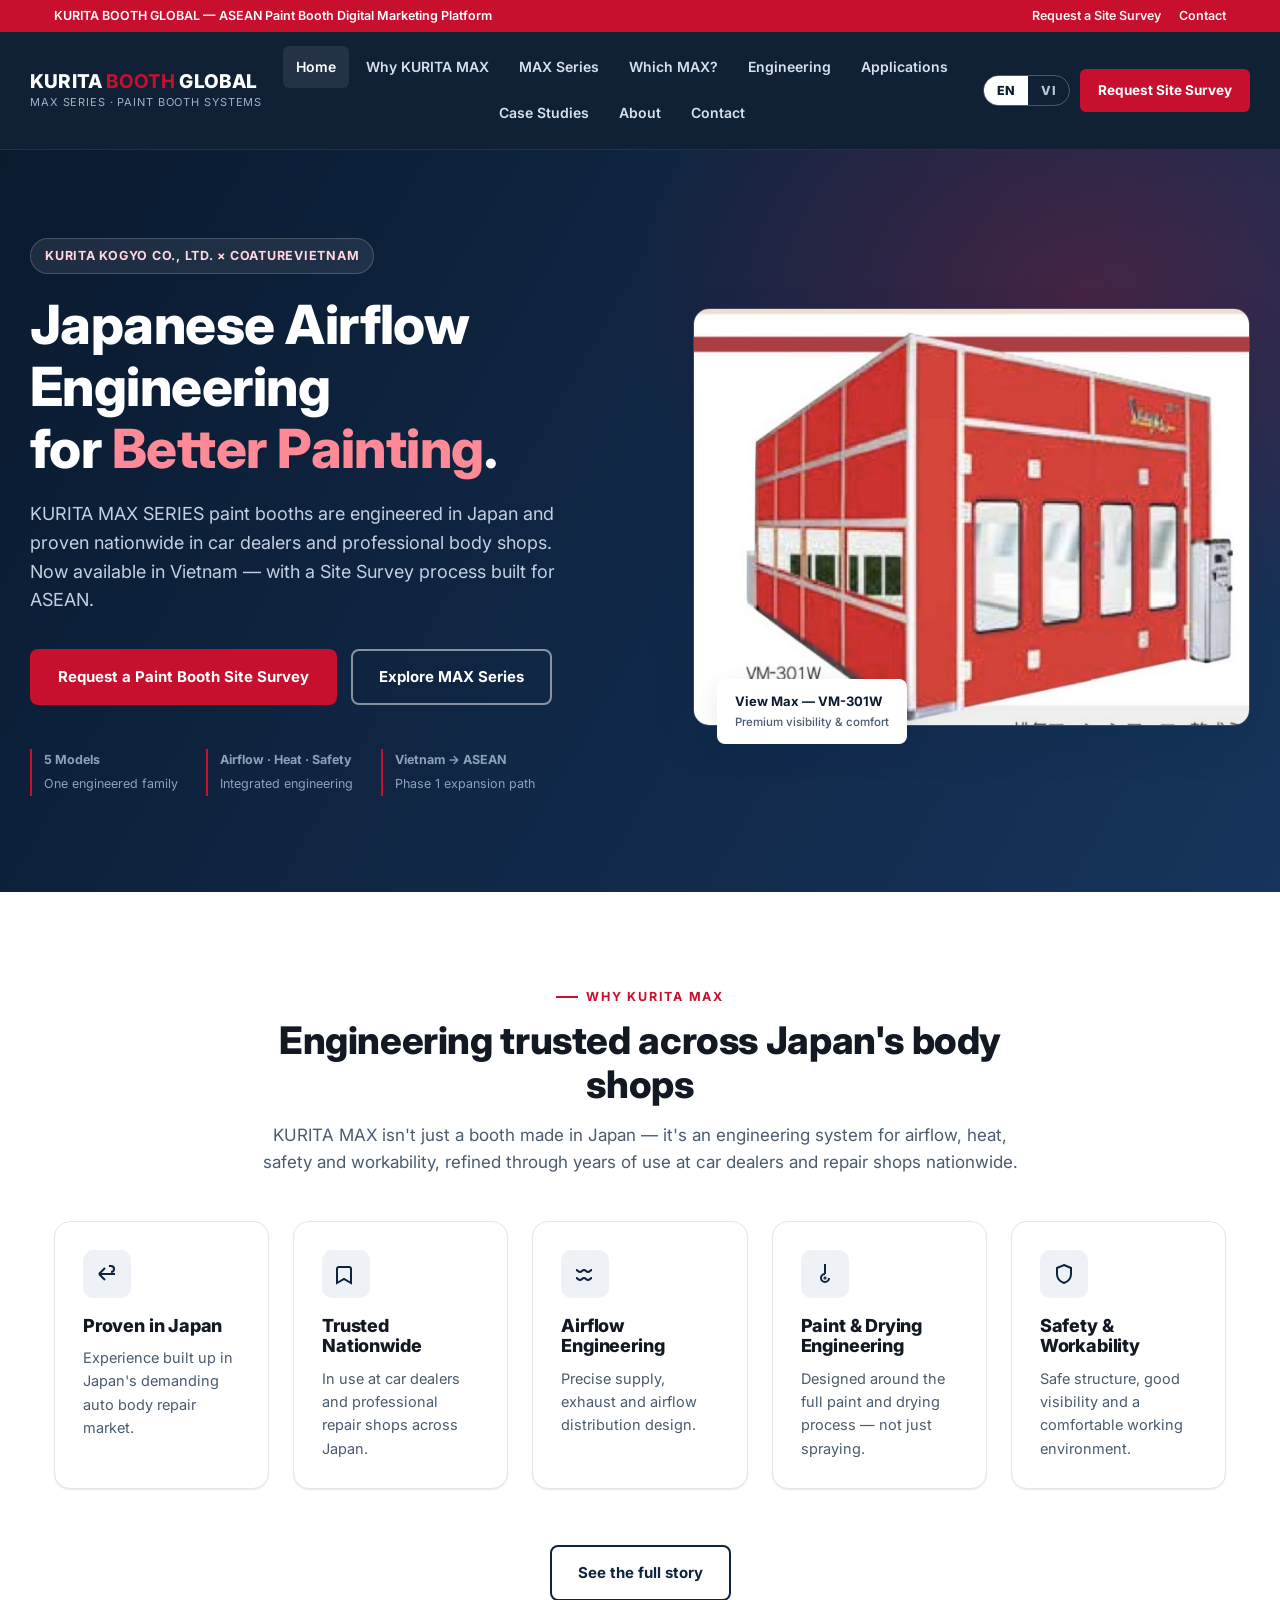
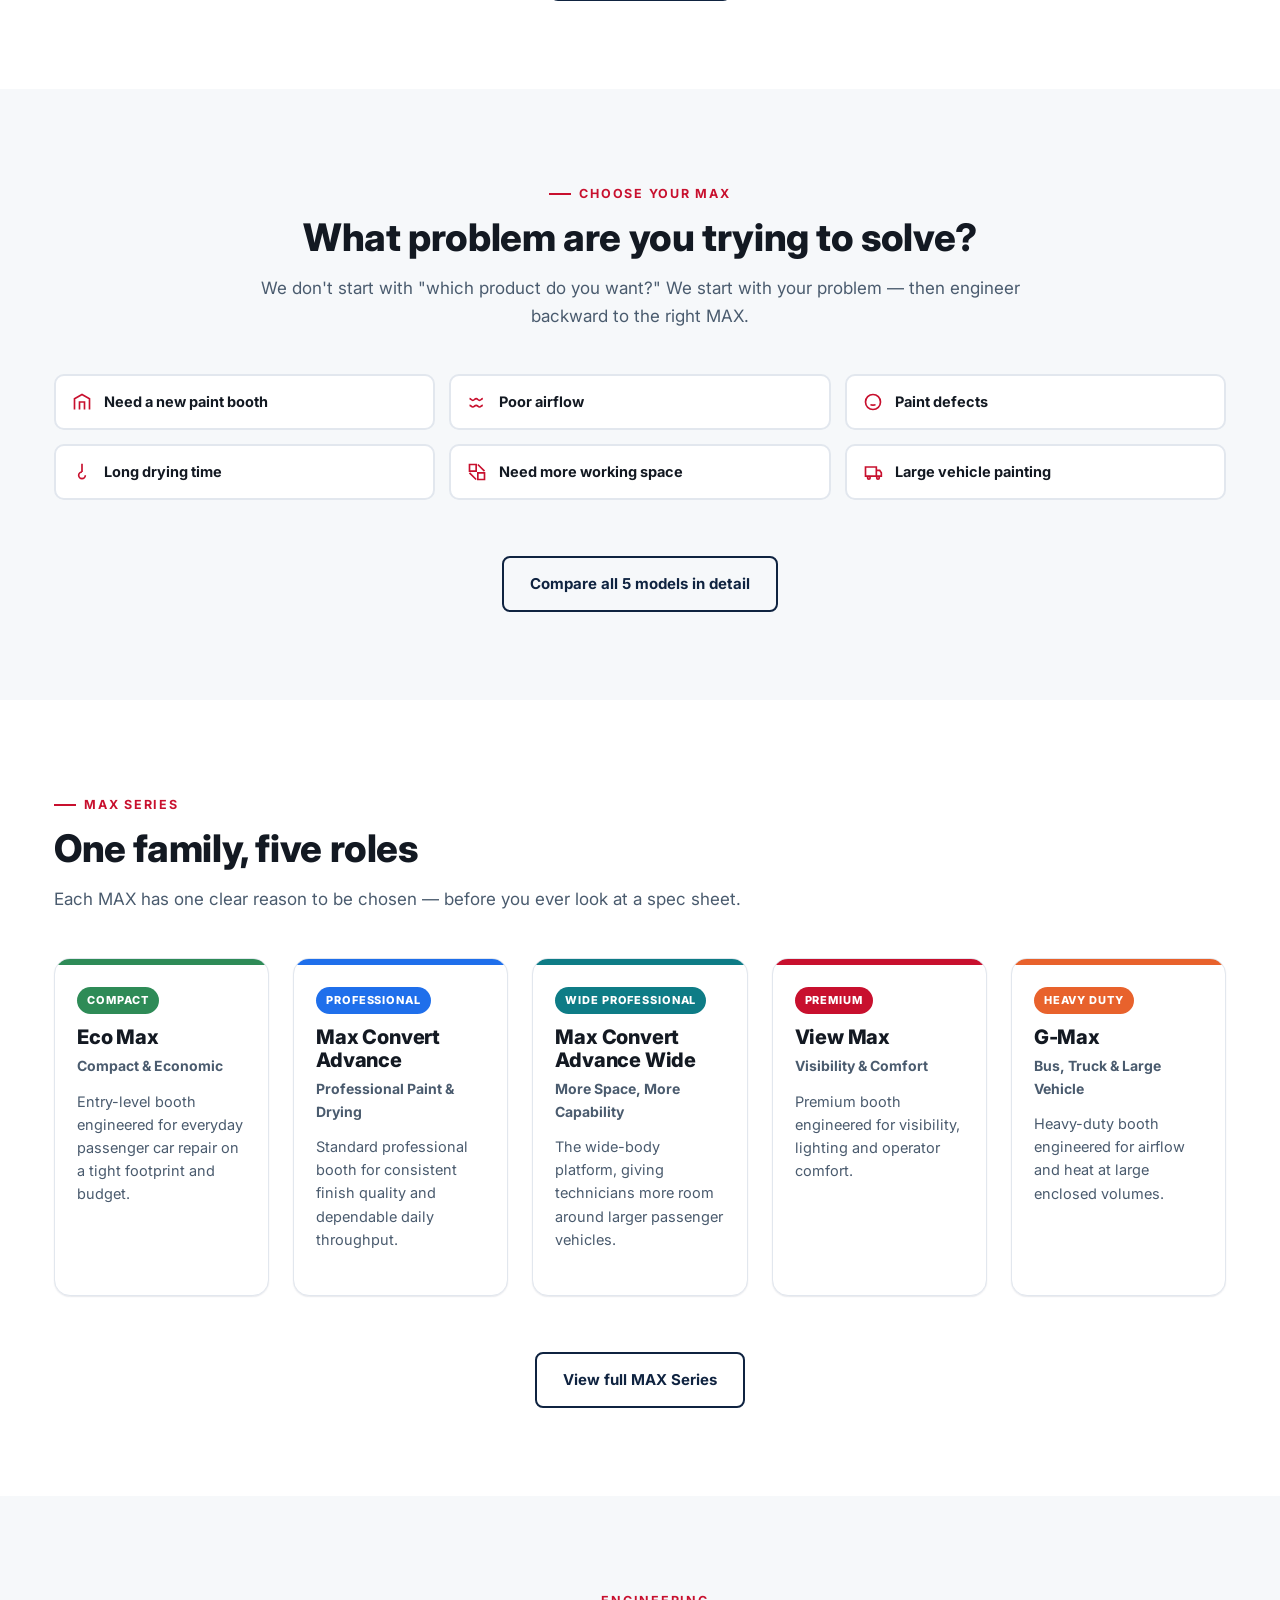
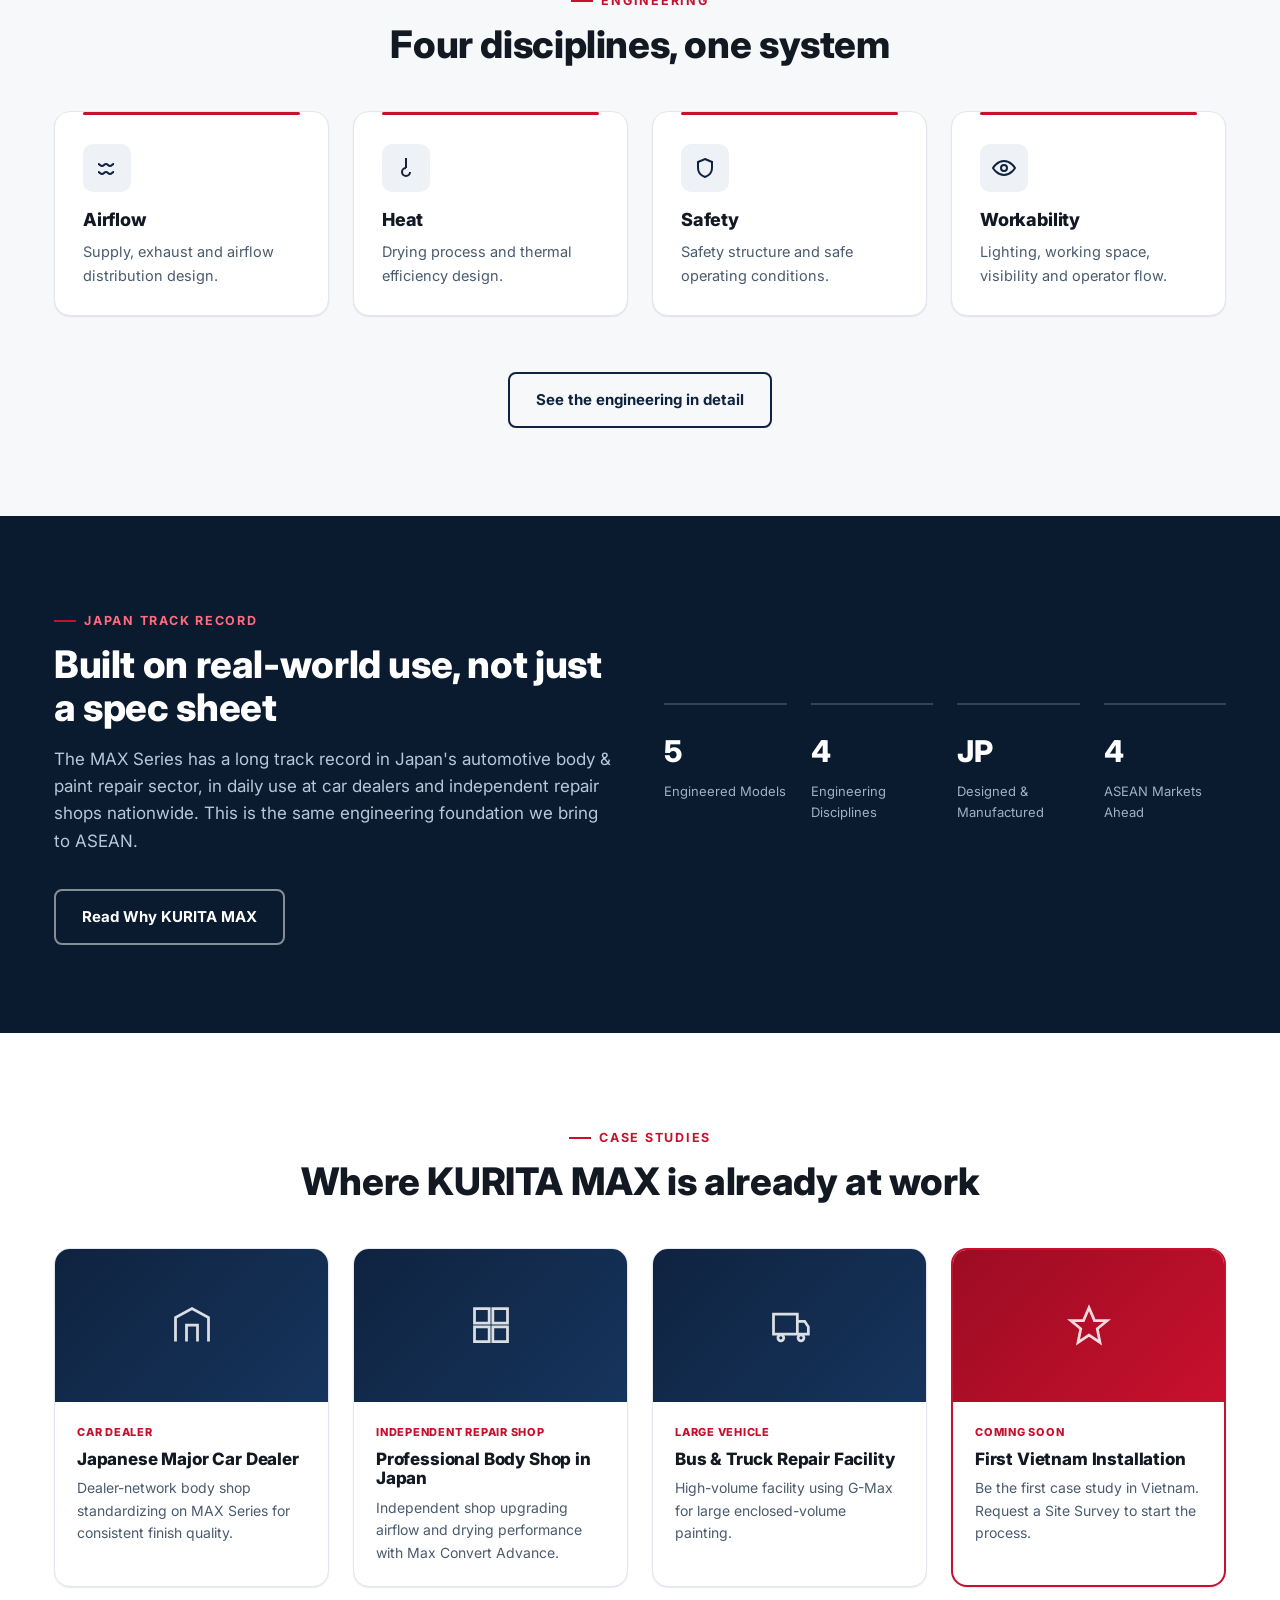
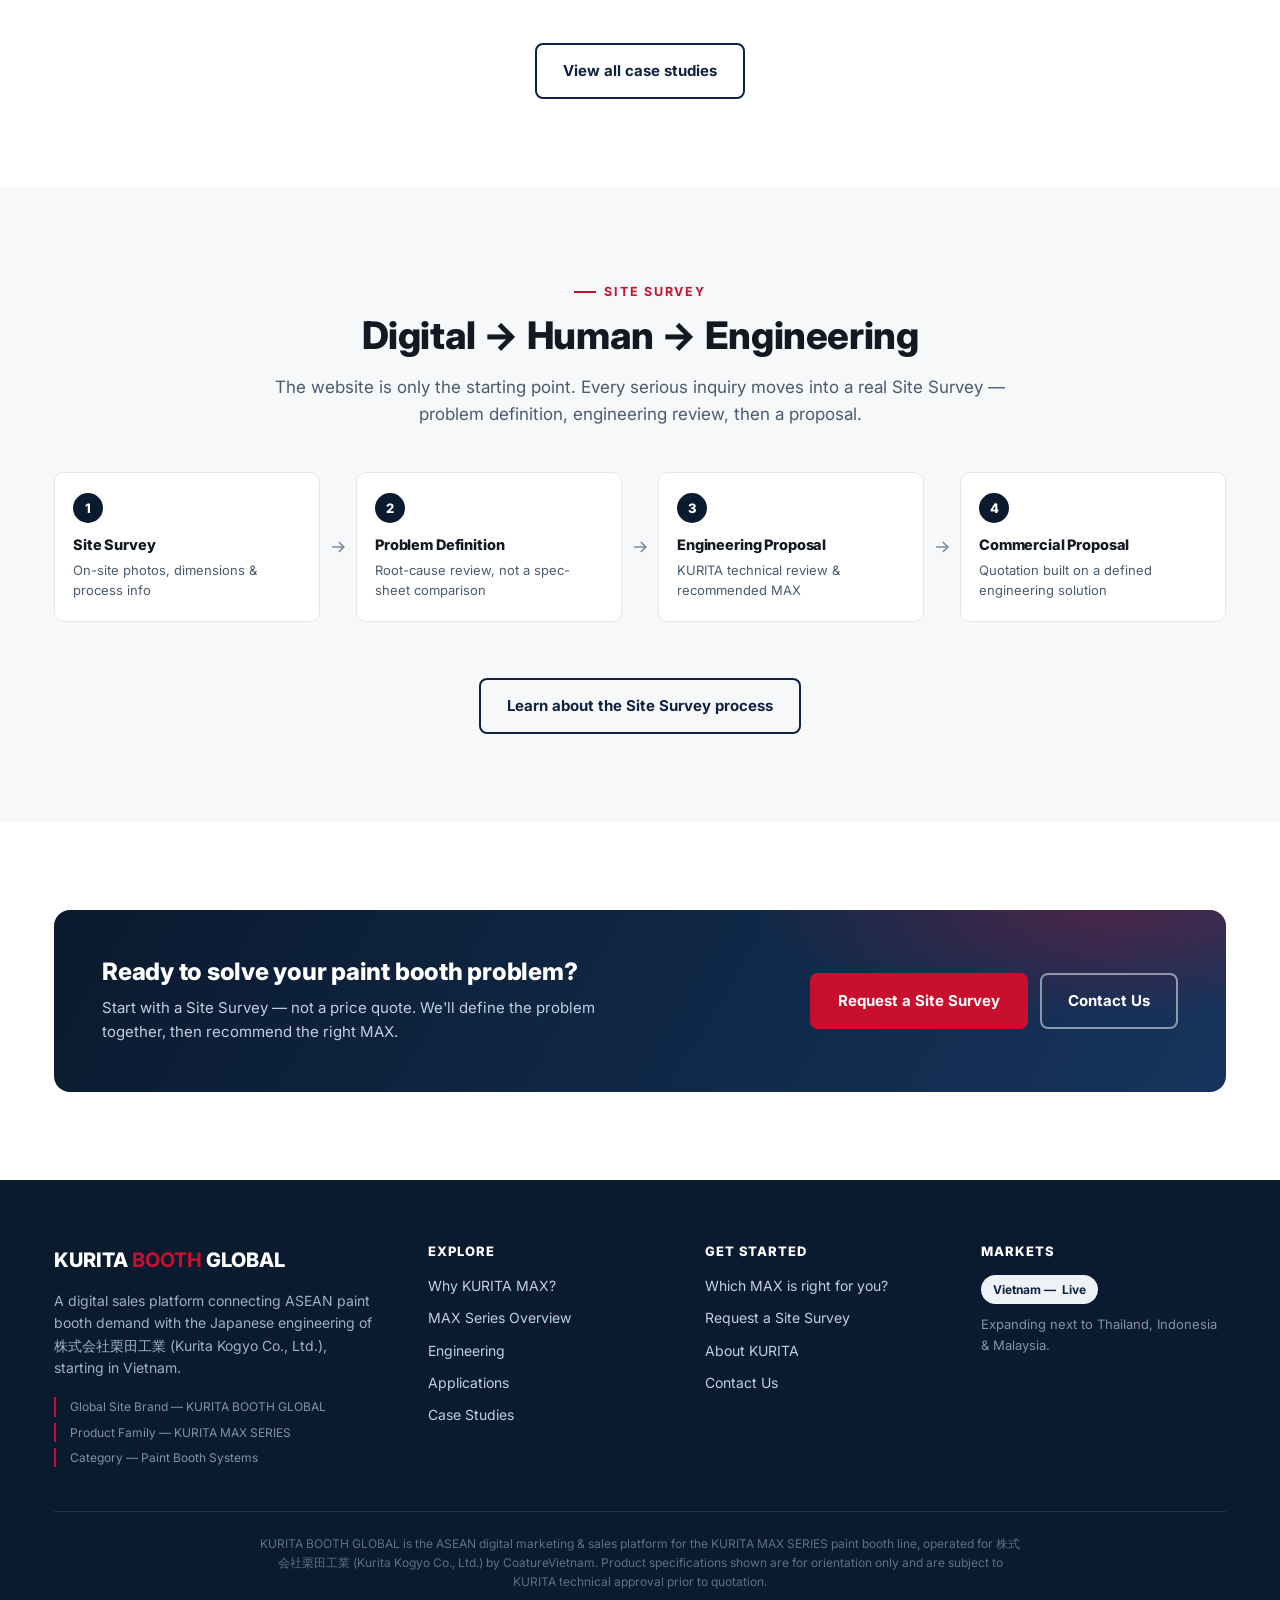
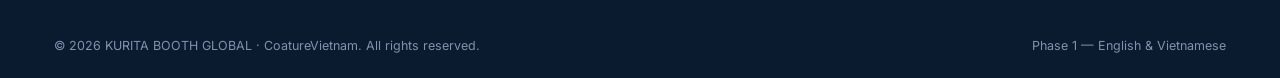
<file: index.html>
<!DOCTYPE html>
<html lang="en" data-lang="en">
<head>
<meta charset="UTF-8">
<meta name="viewport" content="width=device-width, initial-scale=1.0">
<title>KURITA BOOTH GLOBAL — Japanese Airflow Engineering for Better Painting</title>
<meta name="description" content="KURITA MAX SERIES paint booths for ASEAN — Japanese airflow, heat, safety and workability engineering. Request a Paint Booth Site Survey in Vietnam today.">
<link rel="preconnect" href="https://fonts.googleapis.com">
<link href="https://fonts.googleapis.com/css2?family=Inter:wght@400;500;600;700;800&display=swap" rel="stylesheet">
<link rel="stylesheet" href="assets/css/style.css">
</head>
<body>

<header class="site-header">
  <div class="topbar">
    <div class="container">
      <div class="topbar-links">
        <span class="lang-en">KURITA BOOTH GLOBAL — ASEAN Paint Booth Digital Marketing Platform</span>
        <span class="lang-vi">KURITA BOOTH GLOBAL — Nền tảng Digital Marketing Paint Booth cho ASEAN</span>
      </div>
      <div class="topbar-links">
        <a href="site-survey.html"><span class="lang-en">Request a Site Survey</span><span class="lang-vi">Yêu cầu Site Survey</span></a>
        <a href="contact.html"><span class="lang-en">Contact</span><span class="lang-vi">Liên hệ</span></a>
      </div>
    </div>
  </div>
  <div class="container nav-wrap">
    <a href="index.html" class="brand">
      <span class="brand-name">KURITA <b>BOOTH</b> GLOBAL</span>
      <span class="brand-sub">MAX Series · Paint Booth Systems</span>
    </a>
    <nav class="nav">
      <a href="index.html" class="active"><span class="lang-en">Home</span><span class="lang-vi">Trang chủ</span></a>
      <a href="why-kurita-max.html"><span class="lang-en">Why KURITA MAX</span><span class="lang-vi">Vì sao chọn KURITA MAX</span></a>
      <a href="max-series.html"><span class="lang-en">MAX Series</span><span class="lang-vi">Dòng MAX Series</span></a>
      <a href="which-max.html"><span class="lang-en">Which MAX?</span><span class="lang-vi">Chọn MAX nào?</span></a>
      <a href="engineering.html"><span class="lang-en">Engineering</span><span class="lang-vi">Kỹ thuật</span></a>
      <a href="applications.html"><span class="lang-en">Applications</span><span class="lang-vi">Ứng dụng</span></a>
      <a href="case-studies.html"><span class="lang-en">Case Studies</span><span class="lang-vi">Case Study</span></a>
      <a href="about.html"><span class="lang-en">About</span><span class="lang-vi">Giới thiệu</span></a>
      <a href="contact.html"><span class="lang-en">Contact</span><span class="lang-vi">Liên hệ</span></a>
    </nav>
    <div class="nav-actions">
      <div class="lang-toggle">
        <button data-set-lang="en">EN</button>
        <button data-set-lang="vi">VI</button>
      </div>
      <a href="site-survey.html" class="btn btn-primary btn-sm">
        <span class="lang-en">Request Site Survey</span><span class="lang-vi">Yêu cầu Site Survey</span>
      </a>
      <button class="nav-toggle" aria-label="Menu">
        <svg viewBox="0 0 24 24" fill="none" stroke="currentColor" stroke-width="2"><path d="M3 6h18M3 12h18M3 18h18"/></svg>
      </button>
    </div>
  </div>
</header>

<!-- ============ HERO ============ -->
<section class="hero">
  <div class="container hero-grid">
    <div>
      <span class="hero-badge">
        <span class="lang-en">Kurita Kogyo Co., Ltd. × CoatureVietnam</span>
        <span class="lang-vi">Kurita Kogyo Co., Ltd. × CoatureVietnam</span>
      </span>
      <h1 class="hero-title">
        <span class="lang-en">Japanese Airflow Engineering<br>for <em>Better Painting</em>.</span>
        <span class="lang-vi">Kỹ thuật Luồng khí Nhật Bản<br>cho <em>Chất lượng Sơn Tốt hơn</em>.</span>
      </h1>
      <p class="hero-sub">
        <span class="lang-en">KURITA MAX SERIES paint booths are engineered in Japan and proven nationwide in car dealers and professional body shops. Now available in Vietnam — with a Site Survey process built for ASEAN.</span>
        <span class="lang-vi">Dòng Paint Booth KURITA MAX SERIES được thiết kế kỹ thuật tại Nhật Bản và đã được kiểm chứng tại các đại lý xe và xưởng sửa chữa chuyên nghiệp trên toàn Nhật Bản. Nay đã có mặt tại Vietnam — với quy trình Site Survey được xây dựng riêng cho ASEAN.</span>
      </p>
      <div class="hero-actions">
        <a href="site-survey.html" class="btn btn-primary">
          <span class="lang-en">Request a Paint Booth Site Survey</span>
          <span class="lang-vi">Yêu cầu Site Survey cho Paint Booth</span>
        </a>
        <a href="max-series.html" class="btn btn-secondary">
          <span class="lang-en">Explore MAX Series</span>
          <span class="lang-vi">Khám phá MAX Series</span>
        </a>
      </div>
      <div class="hero-meta">
        <div>
          <strong><span class="lang-en">5 Models</span><span class="lang-vi">5 Model</span></strong>
          <span><span class="lang-en">One engineered family</span><span class="lang-vi">Một dòng sản phẩm thống nhất</span></span>
        </div>
        <div>
          <strong><span class="lang-en">Airflow · Heat · Safety</span><span class="lang-vi">Khí · Nhiệt · An toàn</span></strong>
          <span><span class="lang-en">Integrated engineering</span><span class="lang-vi">Kỹ thuật tích hợp</span></span>
        </div>
        <div>
          <strong><span class="lang-en">Vietnam → ASEAN</span><span class="lang-vi">Vietnam → ASEAN</span></strong>
          <span><span class="lang-en">Phase 1 expansion path</span><span class="lang-vi">Lộ trình mở rộng Phase 1</span></span>
        </div>
      </div>
    </div>
    <div class="hero-visual">
      <div class="hero-photo">
        <img src="assets/img/view-max-vm301w.jpg" alt="KURITA View Max VM-301W paint booth">
      </div>
      <div class="hero-photo-cap">
        View Max — VM-301W
        <span><span class="lang-en">Premium visibility &amp; comfort</span><span class="lang-vi">Tầm nhìn &amp; sự thoải mái cao cấp</span></span>
      </div>
    </div>
  </div>
</section>

<!-- ============ WHY KURITA MAX (short) ============ -->
<section class="section">
  <div class="container">
    <div class="section-head center">
      <span class="eyebrow"><span class="lang-en">Why Kurita Max</span><span class="lang-vi">Vì sao chọn KURITA MAX</span></span>
      <h2 class="section-title">
        <span class="lang-en">Engineering trusted across Japan's body shops</span>
        <span class="lang-vi">Kỹ thuật được tin dùng tại các xưởng sửa chữa Nhật Bản</span>
      </h2>
      <p class="section-sub">
        <span class="lang-en">KURITA MAX isn't just a booth made in Japan — it's an engineering system for airflow, heat, safety and workability, refined through years of use at car dealers and repair shops nationwide.</span>
        <span class="lang-vi">KURITA MAX không chỉ là một chiếc Paint Booth sản xuất tại Nhật Bản — đó là một hệ thống kỹ thuật về luồng khí, nhiệt, an toàn và khả năng thao tác, được hoàn thiện qua nhiều năm sử dụng tại các đại lý xe và xưởng sửa chữa trên toàn quốc.</span>
      </p>
    </div>
    <div class="grid grid-5">
      <div class="card">
        <div class="card-icon">
          <svg viewBox="0 0 24 24" fill="none" stroke="currentColor" stroke-width="2"><path d="M20 12H4M4 12l6-6M4 12l6 6"/><path d="M14 4h2a3 3 0 0 1 0 6"/></svg>
        </div>
        <h3><span class="lang-en">Proven in Japan</span><span class="lang-vi">Kiểm chứng tại Nhật Bản</span></h3>
        <p><span class="lang-en">Experience built up in Japan's demanding auto body repair market.</span><span class="lang-vi">Kinh nghiệm tích lũy từ thị trường sửa chữa thân vỏ ô tô khắt khe tại Nhật Bản.</span></p>
      </div>
      <div class="card">
        <div class="card-icon">
          <svg viewBox="0 0 24 24" fill="none" stroke="currentColor" stroke-width="2"><path d="M3 21l7-4 7 4V7a2 2 0 0 0-2-2H5a2 2 0 0 0-2 2z"/></svg>
        </div>
        <h3><span class="lang-en">Trusted Nationwide</span><span class="lang-vi">Tin dùng toàn quốc</span></h3>
        <p><span class="lang-en">In use at car dealers and professional repair shops across Japan.</span><span class="lang-vi">Được sử dụng tại các đại lý xe và xưởng sửa chữa chuyên nghiệp trên khắp Nhật Bản.</span></p>
      </div>
      <div class="card">
        <div class="card-icon">
          <svg viewBox="0 0 24 24" fill="none" stroke="currentColor" stroke-width="2"><path d="M3 8c2 0 2 2 4 2s2-2 4-2 2 2 4 2 2-2 4-2M3 16c2 0 2 2 4 2s2-2 4-2 2 2 4 2 2-2 4-2"/></svg>
        </div>
        <h3><span class="lang-en">Airflow Engineering</span><span class="lang-vi">Kỹ thuật Luồng khí</span></h3>
        <p><span class="lang-en">Precise supply, exhaust and airflow distribution design.</span><span class="lang-vi">Thiết kế chính xác việc cấp khí, hút khí và phân bố luồng khí.</span></p>
      </div>
      <div class="card">
        <div class="card-icon">
          <svg viewBox="0 0 24 24" fill="none" stroke="currentColor" stroke-width="2"><path d="M12 2v10M12 12a4 4 0 1 0 4 4"/><circle cx="12" cy="16" r="0.6" fill="currentColor"/></svg>
        </div>
        <h3><span class="lang-en">Paint &amp; Drying Engineering</span><span class="lang-vi">Kỹ thuật Sơn &amp; Sấy</span></h3>
        <p><span class="lang-en">Designed around the full paint and drying process — not just spraying.</span><span class="lang-vi">Thiết kế cho toàn bộ quy trình sơn và sấy — không chỉ riêng công đoạn phun sơn.</span></p>
      </div>
      <div class="card">
        <div class="card-icon">
          <svg viewBox="0 0 24 24" fill="none" stroke="currentColor" stroke-width="2"><path d="M12 3l7 3v6c0 4.5-3 7.5-7 9-4-1.5-7-4.5-7-9V6z"/></svg>
        </div>
        <h3><span class="lang-en">Safety &amp; Workability</span><span class="lang-vi">An toàn &amp; Khả năng thao tác</span></h3>
        <p><span class="lang-en">Safe structure, good visibility and a comfortable working environment.</span><span class="lang-vi">Cấu trúc an toàn, tầm nhìn tốt và môi trường thao tác thoải mái.</span></p>
      </div>
    </div>
    <div class="center mt-lg">
      <a href="why-kurita-max.html" class="btn btn-outline">
        <span class="lang-en">See the full story</span><span class="lang-vi">Xem đầy đủ câu chuyện</span>
      </a>
    </div>
  </div>
</section>

<!-- ============ CHOOSE YOUR MAX (problem selector) ============ -->
<section class="section section--alt" id="choose-your-max">
  <div class="container">
    <div class="section-head center">
      <span class="eyebrow"><span class="lang-en">Choose Your Max</span><span class="lang-vi">Chọn MAX của bạn</span></span>
      <h2 class="section-title">
        <span class="lang-en">What problem are you trying to solve?</span>
        <span class="lang-vi">Bạn đang muốn giải quyết vấn đề gì?</span>
      </h2>
      <p class="section-sub">
        <span class="lang-en">We don't start with "which product do you want?" We start with your problem — then engineer backward to the right MAX.</span>
        <span class="lang-vi">Chúng tôi không bắt đầu bằng câu hỏi "bạn muốn sản phẩm nào?". Chúng tôi bắt đầu từ vấn đề của bạn — rồi thiết kế ngược lại để tìm ra MAX phù hợp.</span>
      </p>
    </div>

    <div class="problem-grid">
      <button class="problem-chip" data-problem="new-booth">
        <svg viewBox="0 0 24 24" fill="none" stroke="currentColor" stroke-width="2"><path d="M3 21V8l9-5 9 5v13"/><path d="M9 21V12h6v9"/></svg>
        <span><span class="lang-en">Need a new paint booth</span><span class="lang-vi">Cần lắp đặt Paint Booth mới</span></span>
      </button>
      <button class="problem-chip" data-problem="airflow">
        <svg viewBox="0 0 24 24" fill="none" stroke="currentColor" stroke-width="2"><path d="M3 8c2 0 2 2 4 2s2-2 4-2 2 2 4 2 2-2 4-2M3 16c2 0 2 2 4 2s2-2 4-2 2 2 4 2 2-2 4-2"/></svg>
        <span><span class="lang-en">Poor airflow</span><span class="lang-vi">Luồng khí kém</span></span>
      </button>
      <button class="problem-chip" data-problem="defects">
        <svg viewBox="0 0 24 24" fill="none" stroke="currentColor" stroke-width="2"><circle cx="12" cy="12" r="9"/><path d="M9 9l.01.01M15 9l.01.01M9 15c1 1 5 1 6 0"/></svg>
        <span><span class="lang-en">Paint defects</span><span class="lang-vi">Lỗi bề mặt sơn</span></span>
      </button>
      <button class="problem-chip" data-problem="drying">
        <svg viewBox="0 0 24 24" fill="none" stroke="currentColor" stroke-width="2"><path d="M12 2v10M12 12a4 4 0 1 0 4 4"/></svg>
        <span><span class="lang-en">Long drying time</span><span class="lang-vi">Thời gian sấy lâu</span></span>
      </button>
      <button class="problem-chip" data-problem="space">
        <svg viewBox="0 0 24 24" fill="none" stroke="currentColor" stroke-width="2"><path d="M3 3h8v8H3zM13 13h8v8h-8z"/><path d="M13 3l8 8M3 13l8 8"/></svg>
        <span><span class="lang-en">Need more working space</span><span class="lang-vi">Cần thêm không gian thao tác</span></span>
      </button>
      <button class="problem-chip" data-problem="large-vehicle">
        <svg viewBox="0 0 24 24" fill="none" stroke="currentColor" stroke-width="2"><path d="M3 17h13V6H3zM16 10h4l2 3v4h-6z"/><circle cx="7" cy="19" r="1.6"/><circle cx="18" cy="19" r="1.6"/></svg>
        <span><span class="lang-en">Large vehicle painting</span><span class="lang-vi">Sơn xe kích thước lớn</span></span>
      </button>
    </div>

    <div class="problem-result" id="problem-result">
      <div class="problem-result-grid">
        <div class="pr-step">
          <b><span class="lang-en">Engineering Requirement</span><span class="lang-vi">Yêu cầu kỹ thuật</span></b>
          <div class="val" data-out="req"><span class="lang-en">—</span><span class="lang-vi">—</span></div>
        </div>
        <div class="pr-arrow">
          <svg viewBox="0 0 24 24" fill="none" stroke="currentColor" stroke-width="2"><path d="M5 12h14M13 6l6 6-6 6"/></svg>
        </div>
        <div class="pr-step">
          <b><span class="lang-en">Potential MAX</span><span class="lang-vi">MAX tiềm năng</span></b>
          <div class="val"><a data-out="model-link" href="which-max.html" style="color:var(--red)"><span data-out="model">—</span></a></div>
        </div>
      </div>
      <p style="margin-top:10px;font-size:12px;font-style:italic;color:#94a3b8">
        <span class="lang-en">Final model confirmed after Site Survey + KURITA technical review.</span>
        <span class="lang-vi">Model cuối cùng được xác nhận sau Site Survey + KURITA rà soát kỹ thuật.</span>
      </p>
      <p class="form-note" style="margin-top:18px;font-size:14px;color:var(--steel-600)" data-out="note">
        <span class="lang-en">—</span><span class="lang-vi">—</span>
      </p>
      <div style="margin-top:18px">
        <a href="site-survey.html" class="btn btn-primary btn-sm">
          <span class="lang-en">Request a Site Survey</span><span class="lang-vi">Yêu cầu Site Survey</span>
        </a>
      </div>
    </div>

    <div class="center mt-lg">
      <a href="which-max.html" class="btn btn-outline">
        <span class="lang-en">Compare all 5 models in detail</span><span class="lang-vi">So sánh chi tiết cả 5 model</span>
      </a>
    </div>
  </div>
</section>

<!-- ============ MAX SERIES OVERVIEW ============ -->
<section class="section" id="max-series">
  <div class="container">
    <div class="section-head">
      <span class="eyebrow"><span class="lang-en">Max Series</span><span class="lang-vi">Dòng MAX Series</span></span>
      <h2 class="section-title">
        <span class="lang-en">One family, five roles</span>
        <span class="lang-vi">Một dòng sản phẩm, năm vai trò</span>
      </h2>
      <p class="section-sub">
        <span class="lang-en">Each MAX has one clear reason to be chosen — before you ever look at a spec sheet.</span>
        <span class="lang-vi">Mỗi phiên bản MAX đều có một lý do lựa chọn rõ ràng — trước khi bạn cần xem đến bảng thông số kỹ thuật.</span>
      </p>
    </div>

    <div class="grid grid-5">
      <div class="product-card">
        <div class="product-accent" style="background:var(--acc-eco)"></div>
        <div class="product-body">
          <span class="product-badge" style="background:var(--acc-eco)">COMPACT</span>
          <h3>Eco Max</h3>
          <p class="product-msg"><span class="lang-en">Compact &amp; Economic</span><span class="lang-vi">Nhỏ gọn &amp; Tiết kiệm</span></p>
          <p class="desc"><span class="lang-en">Entry-level booth engineered for everyday passenger car repair on a tight footprint and budget.</span><span class="lang-vi">Paint Booth cơ bản cho sửa chữa xe con hàng ngày, phù hợp diện tích và ngân sách hạn chế.</span></p>
        </div>
      </div>
      <div class="product-card">
        <div class="product-accent" style="background:var(--acc-adv)"></div>
        <div class="product-body">
          <span class="product-badge" style="background:var(--acc-adv)">PROFESSIONAL</span>
          <h3>Max Convert Advance</h3>
          <p class="product-msg"><span class="lang-en">Professional Paint &amp; Drying</span><span class="lang-vi">Sơn &amp; Sấy Chuyên nghiệp</span></p>
          <p class="desc"><span class="lang-en">Standard professional booth for consistent finish quality and dependable daily throughput.</span><span class="lang-vi">Paint Booth chuyên nghiệp tiêu chuẩn, chất lượng bề mặt ổn định và năng suất đáng tin cậy.</span></p>
        </div>
      </div>
      <div class="product-card">
        <div class="product-accent" style="background:var(--acc-wide)"></div>
        <div class="product-body">
          <span class="product-badge" style="background:var(--acc-wide)">WIDE PROFESSIONAL</span>
          <h3>Max Convert Advance Wide</h3>
          <p class="product-msg"><span class="lang-en">More Space, More Capability</span><span class="lang-vi">Nhiều không gian, Nhiều khả năng</span></p>
          <p class="desc"><span class="lang-en">The wide-body platform, giving technicians more room around larger passenger vehicles.</span><span class="lang-vi">Phiên bản thân rộng, cho kỹ thuật viên thêm không gian thao tác quanh xe cỡ lớn.</span></p>
        </div>
      </div>
      <div class="product-card">
        <div class="product-accent" style="background:var(--acc-view)"></div>
        <div class="product-body">
          <span class="product-badge" style="background:var(--acc-view)">PREMIUM</span>
          <h3>View Max</h3>
          <p class="product-msg"><span class="lang-en">Visibility &amp; Comfort</span><span class="lang-vi">Tầm nhìn &amp; Sự thoải mái</span></p>
          <p class="desc"><span class="lang-en">Premium booth engineered for visibility, lighting and operator comfort.</span><span class="lang-vi">Paint Booth cao cấp cho tầm nhìn, ánh sáng và sự thoải mái của người vận hành.</span></p>
        </div>
      </div>
      <div class="product-card">
        <div class="product-accent" style="background:var(--acc-gmax)"></div>
        <div class="product-body">
          <span class="product-badge" style="background:var(--acc-gmax)">HEAVY DUTY</span>
          <h3>G-Max</h3>
          <p class="product-msg"><span class="lang-en">Bus, Truck &amp; Large Vehicle</span><span class="lang-vi">Bus, Xe tải &amp; Xe cỡ lớn</span></p>
          <p class="desc"><span class="lang-en">Heavy-duty booth engineered for airflow and heat at large enclosed volumes.</span><span class="lang-vi">Paint Booth công suất lớn, thiết kế luồng khí và nhiệt cho không gian kín thể tích lớn.</span></p>
        </div>
      </div>
    </div>
    <div class="center mt-lg">
      <a href="max-series.html" class="btn btn-outline">
        <span class="lang-en">View full MAX Series</span><span class="lang-vi">Xem toàn bộ MAX Series</span>
      </a>
    </div>
  </div>
</section>

<!-- ============ ENGINEERING ============ -->
<section class="section section--alt">
  <div class="container">
    <div class="section-head center">
      <span class="eyebrow"><span class="lang-en">Engineering</span><span class="lang-vi">Kỹ thuật</span></span>
      <h2 class="section-title">
        <span class="lang-en">Four disciplines, one system</span>
        <span class="lang-vi">Bốn yếu tố kỹ thuật, một hệ thống</span>
      </h2>
    </div>
    <div class="grid grid-4">
      <div class="card pillar-card">
        <div class="card-icon"><svg viewBox="0 0 24 24" fill="none" stroke="currentColor" stroke-width="2"><path d="M3 8c2 0 2 2 4 2s2-2 4-2 2 2 4 2 2-2 4-2M3 16c2 0 2 2 4 2s2-2 4-2 2 2 4 2 2-2 4-2"/></svg></div>
        <h3><span class="lang-en">Airflow</span><span class="lang-vi">Luồng khí</span></h3>
        <p><span class="lang-en">Supply, exhaust and airflow distribution design.</span><span class="lang-vi">Thiết kế cấp khí, hút khí và phân bố luồng khí.</span></p>
      </div>
      <div class="card pillar-card">
        <div class="card-icon"><svg viewBox="0 0 24 24" fill="none" stroke="currentColor" stroke-width="2"><path d="M12 2v10M12 12a4 4 0 1 0 4 4"/></svg></div>
        <h3><span class="lang-en">Heat</span><span class="lang-vi">Nhiệt</span></h3>
        <p><span class="lang-en">Drying process and thermal efficiency design.</span><span class="lang-vi">Thiết kế quy trình sấy và hiệu quả nhiệt.</span></p>
      </div>
      <div class="card pillar-card">
        <div class="card-icon"><svg viewBox="0 0 24 24" fill="none" stroke="currentColor" stroke-width="2"><path d="M12 3l7 3v6c0 4.5-3 7.5-7 9-4-1.5-7-4.5-7-9V6z"/></svg></div>
        <h3><span class="lang-en">Safety</span><span class="lang-vi">An toàn</span></h3>
        <p><span class="lang-en">Safety structure and safe operating conditions.</span><span class="lang-vi">Cấu trúc an toàn và điều kiện vận hành an toàn.</span></p>
      </div>
      <div class="card pillar-card">
        <div class="card-icon"><svg viewBox="0 0 24 24" fill="none" stroke="currentColor" stroke-width="2"><path d="M1 12s4-7 11-7 11 7 11 7-4 7-11 7-11-7-11-7z"/><circle cx="12" cy="12" r="3"/></svg></div>
        <h3><span class="lang-en">Workability</span><span class="lang-vi">Khả năng thao tác</span></h3>
        <p><span class="lang-en">Lighting, working space, visibility and operator flow.</span><span class="lang-vi">Ánh sáng, không gian thao tác, tầm nhìn và đường di chuyển của người vận hành.</span></p>
      </div>
    </div>
    <div class="center mt-lg">
      <a href="engineering.html" class="btn btn-outline">
        <span class="lang-en">See the engineering in detail</span><span class="lang-vi">Xem chi tiết kỹ thuật</span>
      </a>
    </div>
  </div>
</section>

<!-- ============ JAPAN TRACK RECORD ============ -->
<section class="section section--navy">
  <div class="container">
    <div class="two-col">
      <div>
        <span class="eyebrow"><span class="lang-en">Japan Track Record</span><span class="lang-vi">Kinh nghiệm từ Nhật Bản</span></span>
        <h2 class="section-title">
          <span class="lang-en">Built on real-world use, not just a spec sheet</span>
          <span class="lang-vi">Được hoàn thiện từ thực tế sử dụng, không chỉ trên bảng thông số</span>
        </h2>
        <p class="section-sub">
          <span class="lang-en">The MAX Series has a long track record in Japan's automotive body &amp; paint repair sector, in daily use at car dealers and independent repair shops nationwide. This is the same engineering foundation we bring to ASEAN.</span>
          <span class="lang-vi">Dòng MAX Series có lịch sử sử dụng lâu dài trong ngành sửa chữa thân vỏ &amp; sơn ô tô tại Nhật Bản, được sử dụng hàng ngày tại các đại lý xe và xưởng sửa chữa độc lập trên toàn quốc. Đây chính là nền tảng kỹ thuật mà chúng tôi mang đến ASEAN.</span>
        </p>
        <div class="hero-actions">
          <a href="why-kurita-max.html" class="btn btn-secondary">
            <span class="lang-en">Read Why KURITA MAX</span><span class="lang-vi">Đọc thêm Vì sao chọn KURITA MAX</span>
          </a>
        </div>
      </div>
      <div class="stats-row">
        <div class="stat">
          <div class="num">5</div>
          <div class="lbl"><span class="lang-en">Engineered Models</span><span class="lang-vi">Model được thiết kế kỹ thuật</span></div>
        </div>
        <div class="stat">
          <div class="num">4</div>
          <div class="lbl"><span class="lang-en">Engineering Disciplines</span><span class="lang-vi">Yếu tố kỹ thuật cốt lõi</span></div>
        </div>
        <div class="stat">
          <div class="num">JP</div>
          <div class="lbl"><span class="lang-en">Designed &amp; Manufactured</span><span class="lang-vi">Thiết kế &amp; Sản xuất</span></div>
        </div>
        <div class="stat">
          <div class="num">4</div>
          <div class="lbl"><span class="lang-en">ASEAN Markets Ahead</span><span class="lang-vi">Thị trường ASEAN phía trước</span></div>
        </div>
      </div>
    </div>
  </div>
</section>

<!-- ============ CASE STUDIES ============ -->
<section class="section">
  <div class="container">
    <div class="section-head center">
      <span class="eyebrow"><span class="lang-en">Case Studies</span><span class="lang-vi">Case Study</span></span>
      <h2 class="section-title">
        <span class="lang-en">Where KURITA MAX is already at work</span>
        <span class="lang-vi">Nơi KURITA MAX đã và đang vận hành</span>
      </h2>
    </div>
    <div class="grid grid-4">
      <div class="case-card">
        <div class="case-media"><svg viewBox="0 0 24 24" fill="none" stroke="currentColor" stroke-width="1.5"><path d="M3 21V8l9-5 9 5v13"/><path d="M9 21V12h6v9"/></svg></div>
        <div class="case-body">
          <span class="case-tag"><span class="lang-en">Car Dealer</span><span class="lang-vi">Đại lý xe</span></span>
          <h3><span class="lang-en">Japanese Major Car Dealer</span><span class="lang-vi">Đại lý xe lớn tại Nhật Bản</span></h3>
          <p><span class="lang-en">Dealer-network body shop standardizing on MAX Series for consistent finish quality.</span><span class="lang-vi">Xưởng dịch vụ thuộc mạng lưới đại lý chuẩn hóa trên dòng MAX Series để đảm bảo chất lượng bề mặt đồng nhất.</span></p>
        </div>
      </div>
      <div class="case-card">
        <div class="case-media"><svg viewBox="0 0 24 24" fill="none" stroke="currentColor" stroke-width="1.5"><path d="M3 3h8v8H3zM13 13h8v8h-8zM3 13h8v8H3zM13 3h8v8h-8z"/></svg></div>
        <div class="case-body">
          <span class="case-tag"><span class="lang-en">Independent Repair Shop</span><span class="lang-vi">Xưởng sửa chữa độc lập</span></span>
          <h3><span class="lang-en">Professional Body Shop in Japan</span><span class="lang-vi">Xưởng thân vỏ chuyên nghiệp tại Nhật Bản</span></h3>
          <p><span class="lang-en">Independent shop upgrading airflow and drying performance with Max Convert Advance.</span><span class="lang-vi">Xưởng độc lập nâng cấp luồng khí và hiệu quả sấy với Max Convert Advance.</span></p>
        </div>
      </div>
      <div class="case-card">
        <div class="case-media"><svg viewBox="0 0 24 24" fill="none" stroke="currentColor" stroke-width="1.5"><path d="M3 17h13V6H3zM16 10h4l2 3v4h-6z"/><circle cx="7" cy="19" r="1.6"/><circle cx="18" cy="19" r="1.6"/></svg></div>
        <div class="case-body">
          <span class="case-tag"><span class="lang-en">Large Vehicle</span><span class="lang-vi">Xe cỡ lớn</span></span>
          <h3><span class="lang-en">Bus &amp; Truck Repair Facility</span><span class="lang-vi">Cơ sở sửa chữa Bus &amp; Xe tải</span></h3>
          <p><span class="lang-en">High-volume facility using G-Max for large enclosed-volume painting.</span><span class="lang-vi">Cơ sở công suất lớn sử dụng G-Max cho không gian sơn thể tích lớn.</span></p>
        </div>
      </div>
      <div class="case-card case-card--highlight">
        <div class="case-media"><svg viewBox="0 0 24 24" fill="none" stroke="currentColor" stroke-width="1.5"><path d="M12 2l3 7h7l-5.5 4.5L18 21l-6-4-6 4 1.5-7.5L2 9h7z"/></svg></div>
        <div class="case-body">
          <span class="case-tag" style="color:var(--red)"><span class="lang-en">Coming Soon</span><span class="lang-vi">Sắp ra mắt</span></span>
          <h3><span class="lang-en">First Vietnam Installation</span><span class="lang-vi">Lắp đặt Đầu tiên tại Vietnam</span></h3>
          <p><span class="lang-en">Be the first case study in Vietnam. Request a Site Survey to start the process.</span><span class="lang-vi">Trở thành case study đầu tiên tại Vietnam. Yêu cầu Site Survey để bắt đầu quy trình.</span></p>
        </div>
      </div>
    </div>
    <div class="center mt-lg">
      <a href="case-studies.html" class="btn btn-outline">
        <span class="lang-en">View all case studies</span><span class="lang-vi">Xem tất cả case study</span>
      </a>
    </div>
  </div>
</section>

<!-- ============ SITE SURVEY PROCESS ============ -->
<section class="section section--alt">
  <div class="container">
    <div class="section-head center">
      <span class="eyebrow"><span class="lang-en">Site Survey</span><span class="lang-vi">Site Survey</span></span>
      <h2 class="section-title">
        <span class="lang-en">Digital → Human → Engineering</span>
        <span class="lang-vi">Digital → Con người → Kỹ thuật</span>
      </h2>
      <p class="section-sub">
        <span class="lang-en">The website is only the starting point. Every serious inquiry moves into a real Site Survey — problem definition, engineering review, then a proposal.</span>
        <span class="lang-vi">Website chỉ là điểm khởi đầu. Mọi yêu cầu nghiêm túc sẽ được chuyển sang một Site Survey thực tế — xác định vấn đề, rà soát kỹ thuật, sau đó là đề xuất giải pháp.</span>
      </p>
    </div>
    <div class="funnel">
      <div class="funnel-step">
        <div class="step-no">1</div>
        <h4><span class="lang-en">Site Survey</span><span class="lang-vi">Site Survey</span></h4>
        <p><span class="lang-en">On-site photos, dimensions &amp; process info</span><span class="lang-vi">Chụp ảnh, đo kích thước &amp; ghi nhận quy trình thực tế</span></p>
      </div>
      <div class="funnel-arrow"><svg viewBox="0 0 24 24" fill="none" stroke="currentColor" stroke-width="2"><path d="M5 12h14M13 6l6 6-6 6"/></svg></div>
      <div class="funnel-step">
        <div class="step-no">2</div>
        <h4><span class="lang-en">Problem Definition</span><span class="lang-vi">Xác định vấn đề</span></h4>
        <p><span class="lang-en">Root-cause review, not a spec-sheet comparison</span><span class="lang-vi">Phân tích nguyên nhân gốc, không chỉ so sánh thông số</span></p>
      </div>
      <div class="funnel-arrow"><svg viewBox="0 0 24 24" fill="none" stroke="currentColor" stroke-width="2"><path d="M5 12h14M13 6l6 6-6 6"/></svg></div>
      <div class="funnel-step">
        <div class="step-no">3</div>
        <h4><span class="lang-en">Engineering Proposal</span><span class="lang-vi">Đề xuất Kỹ thuật</span></h4>
        <p><span class="lang-en">KURITA technical review &amp; recommended MAX</span><span class="lang-vi">Rà soát kỹ thuật của KURITA &amp; đề xuất MAX phù hợp</span></p>
      </div>
      <div class="funnel-arrow"><svg viewBox="0 0 24 24" fill="none" stroke="currentColor" stroke-width="2"><path d="M5 12h14M13 6l6 6-6 6"/></svg></div>
      <div class="funnel-step">
        <div class="step-no">4</div>
        <h4><span class="lang-en">Commercial Proposal</span><span class="lang-vi">Đề xuất Thương mại</span></h4>
        <p><span class="lang-en">Quotation built on a defined engineering solution</span><span class="lang-vi">Báo giá được xây dựng trên một giải pháp kỹ thuật đã xác định rõ</span></p>
      </div>
    </div>
    <div class="center mt-lg">
      <a href="site-survey.html" class="btn btn-outline">
        <span class="lang-en">Learn about the Site Survey process</span><span class="lang-vi">Tìm hiểu quy trình Site Survey</span>
      </a>
    </div>
  </div>
</section>

<!-- ============ FINAL CTA ============ -->
<section class="section">
  <div class="container">
    <div class="cta-banner">
      <div class="cta-banner-text">
        <h3><span class="lang-en">Ready to solve your paint booth problem?</span><span class="lang-vi">Sẵn sàng giải quyết vấn đề Paint Booth của bạn?</span></h3>
        <p><span class="lang-en">Start with a Site Survey — not a price quote. We'll define the problem together, then recommend the right MAX.</span><span class="lang-vi">Bắt đầu bằng Site Survey — không phải báo giá ngay. Chúng ta sẽ cùng xác định vấn đề, sau đó đề xuất MAX phù hợp.</span></p>
      </div>
      <div class="cta-banner-actions">
        <a href="site-survey.html" class="btn btn-primary"><span class="lang-en">Request a Site Survey</span><span class="lang-vi">Yêu cầu Site Survey</span></a>
        <a href="contact.html" class="btn btn-secondary"><span class="lang-en">Contact Us</span><span class="lang-vi">Liên hệ</span></a>
      </div>
    </div>
  </div>
</section>

<footer class="site-footer">
  <div class="container">
    <div class="footer-grid">
      <div class="footer-col">
        <div class="footer-brand-name">KURITA <b>BOOTH</b> GLOBAL</div>
        <p class="footer-desc">
          <span class="lang-en">A digital sales platform connecting ASEAN paint booth demand with the Japanese engineering of 株式会社栗田工業 (Kurita Kogyo Co., Ltd.), starting in Vietnam.</span>
          <span class="lang-vi">Nền tảng bán hàng số kết nối nhu cầu Paint Booth tại ASEAN với năng lực kỹ thuật Nhật Bản của 株式会社栗田工業 (Kurita Kogyo Co., Ltd.), khởi đầu tại Vietnam.</span>
        </p>
        <div class="footer-tiers">
          <span>Global Site Brand — KURITA BOOTH GLOBAL</span>
          <span>Product Family — KURITA MAX SERIES</span>
          <span>Category — Paint Booth Systems</span>
        </div>
      </div>
      <div class="footer-col">
        <h4><span class="lang-en">Explore</span><span class="lang-vi">Khám phá</span></h4>
        <ul>
          <li><a href="why-kurita-max.html"><span class="lang-en">Why KURITA MAX?</span><span class="lang-vi">Vì sao chọn KURITA MAX?</span></a></li>
          <li><a href="max-series.html"><span class="lang-en">MAX Series Overview</span><span class="lang-vi">Tổng quan MAX Series</span></a></li>
          <li><a href="engineering.html"><span class="lang-en">Engineering</span><span class="lang-vi">Kỹ thuật</span></a></li>
          <li><a href="applications.html"><span class="lang-en">Applications</span><span class="lang-vi">Ứng dụng</span></a></li>
          <li><a href="case-studies.html"><span class="lang-en">Case Studies</span><span class="lang-vi">Case Study</span></a></li>
        </ul>
      </div>
      <div class="footer-col">
        <h4><span class="lang-en">Get Started</span><span class="lang-vi">Bắt đầu</span></h4>
        <ul>
          <li><a href="which-max.html"><span class="lang-en">Which MAX is right for you?</span><span class="lang-vi">MAX nào phù hợp với bạn?</span></a></li>
          <li><a href="site-survey.html"><span class="lang-en">Request a Site Survey</span><span class="lang-vi">Yêu cầu Site Survey</span></a></li>
          <li><a href="about.html"><span class="lang-en">About KURITA</span><span class="lang-vi">Về KURITA</span></a></li>
          <li><a href="contact.html"><span class="lang-en">Contact Us</span><span class="lang-vi">Liên hệ</span></a></li>
        </ul>
      </div>
      <div class="footer-col">
        <h4><span class="lang-en">Markets</span><span class="lang-vi">Thị trường</span></h4>
        <ul>
          <li><span class="badge-phase">Vietnam — <span class="lang-en">Live</span><span class="lang-vi">Đang triển khai</span></span></li>
          <li style="margin-top:10px;color:#7f93ac;font-size:13px">
            <span class="lang-en">Expanding next to Thailand, Indonesia &amp; Malaysia.</span>
            <span class="lang-vi">Mở rộng tiếp theo sang Thailand, Indonesia &amp; Malaysia.</span>
          </li>
        </ul>
      </div>
    </div>
    <p class="footer-disclaimer" style="padding-top:22px">
      <span class="lang-en">KURITA BOOTH GLOBAL is the ASEAN digital marketing &amp; sales platform for the KURITA MAX SERIES paint booth line, operated for 株式会社栗田工業 (Kurita Kogyo Co., Ltd.) by CoatureVietnam. Product specifications shown are for orientation only and are subject to KURITA technical approval prior to quotation.</span>
      <span class="lang-vi">KURITA BOOTH GLOBAL là nền tảng digital marketing &amp; bán hàng tại ASEAN cho dòng Paint Booth KURITA MAX SERIES, được CoatureVietnam vận hành cho 株式会社栗田工業 (Kurita Kogyo Co., Ltd.). Thông số sản phẩm hiển thị chỉ mang tính định hướng và cần được KURITA xác nhận kỹ thuật trước khi báo giá chính thức.</span>
    </p>
    <div class="footer-bottom">
      <span>© <span data-year></span> KURITA BOOTH GLOBAL · CoatureVietnam. <span class="lang-en">All rights reserved.</span><span class="lang-vi">Bảo lưu mọi quyền.</span></span>
      <span><span class="lang-en">Phase 1 — English &amp; Vietnamese</span><span class="lang-vi">Giai đoạn 1 — Tiếng Anh &amp; Tiếng Việt</span></span>
    </div>
  </div>
</footer>
<script src="assets/js/main.js"></script>
</body>
</html>
</file>
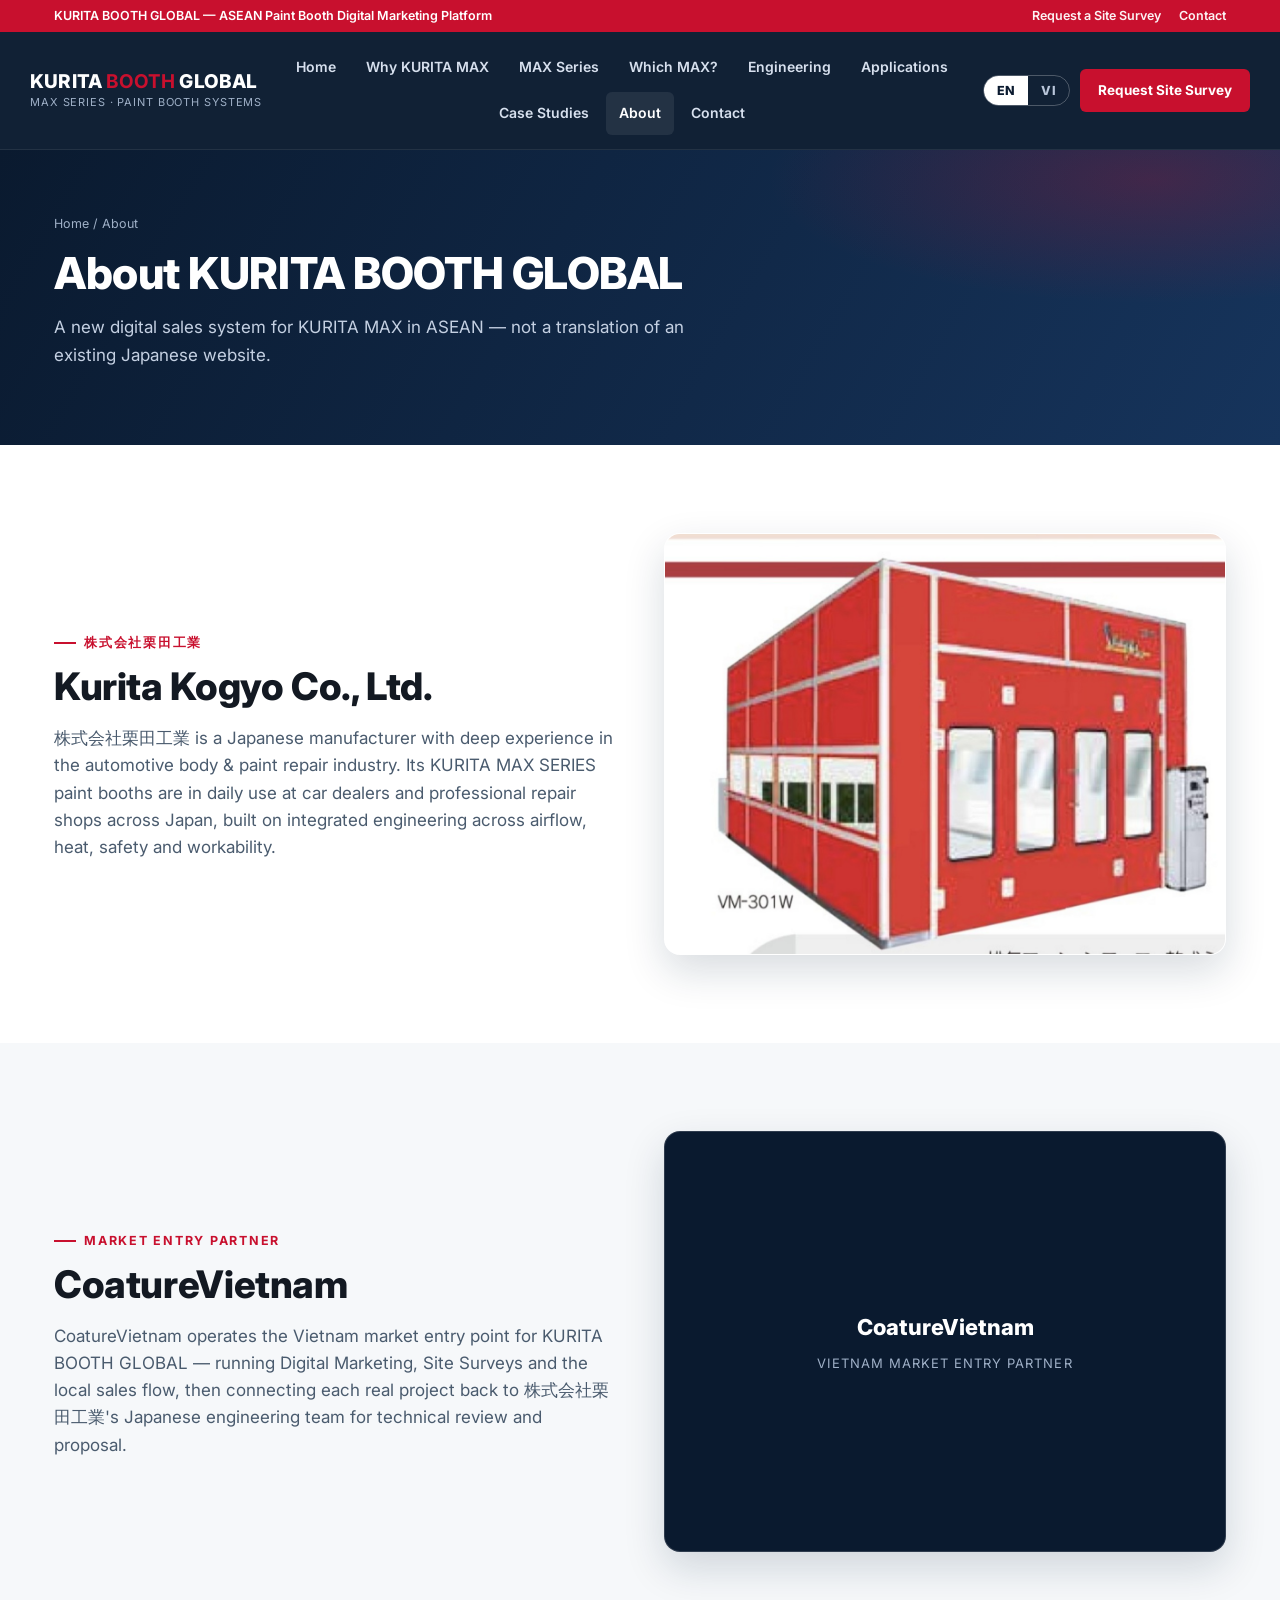
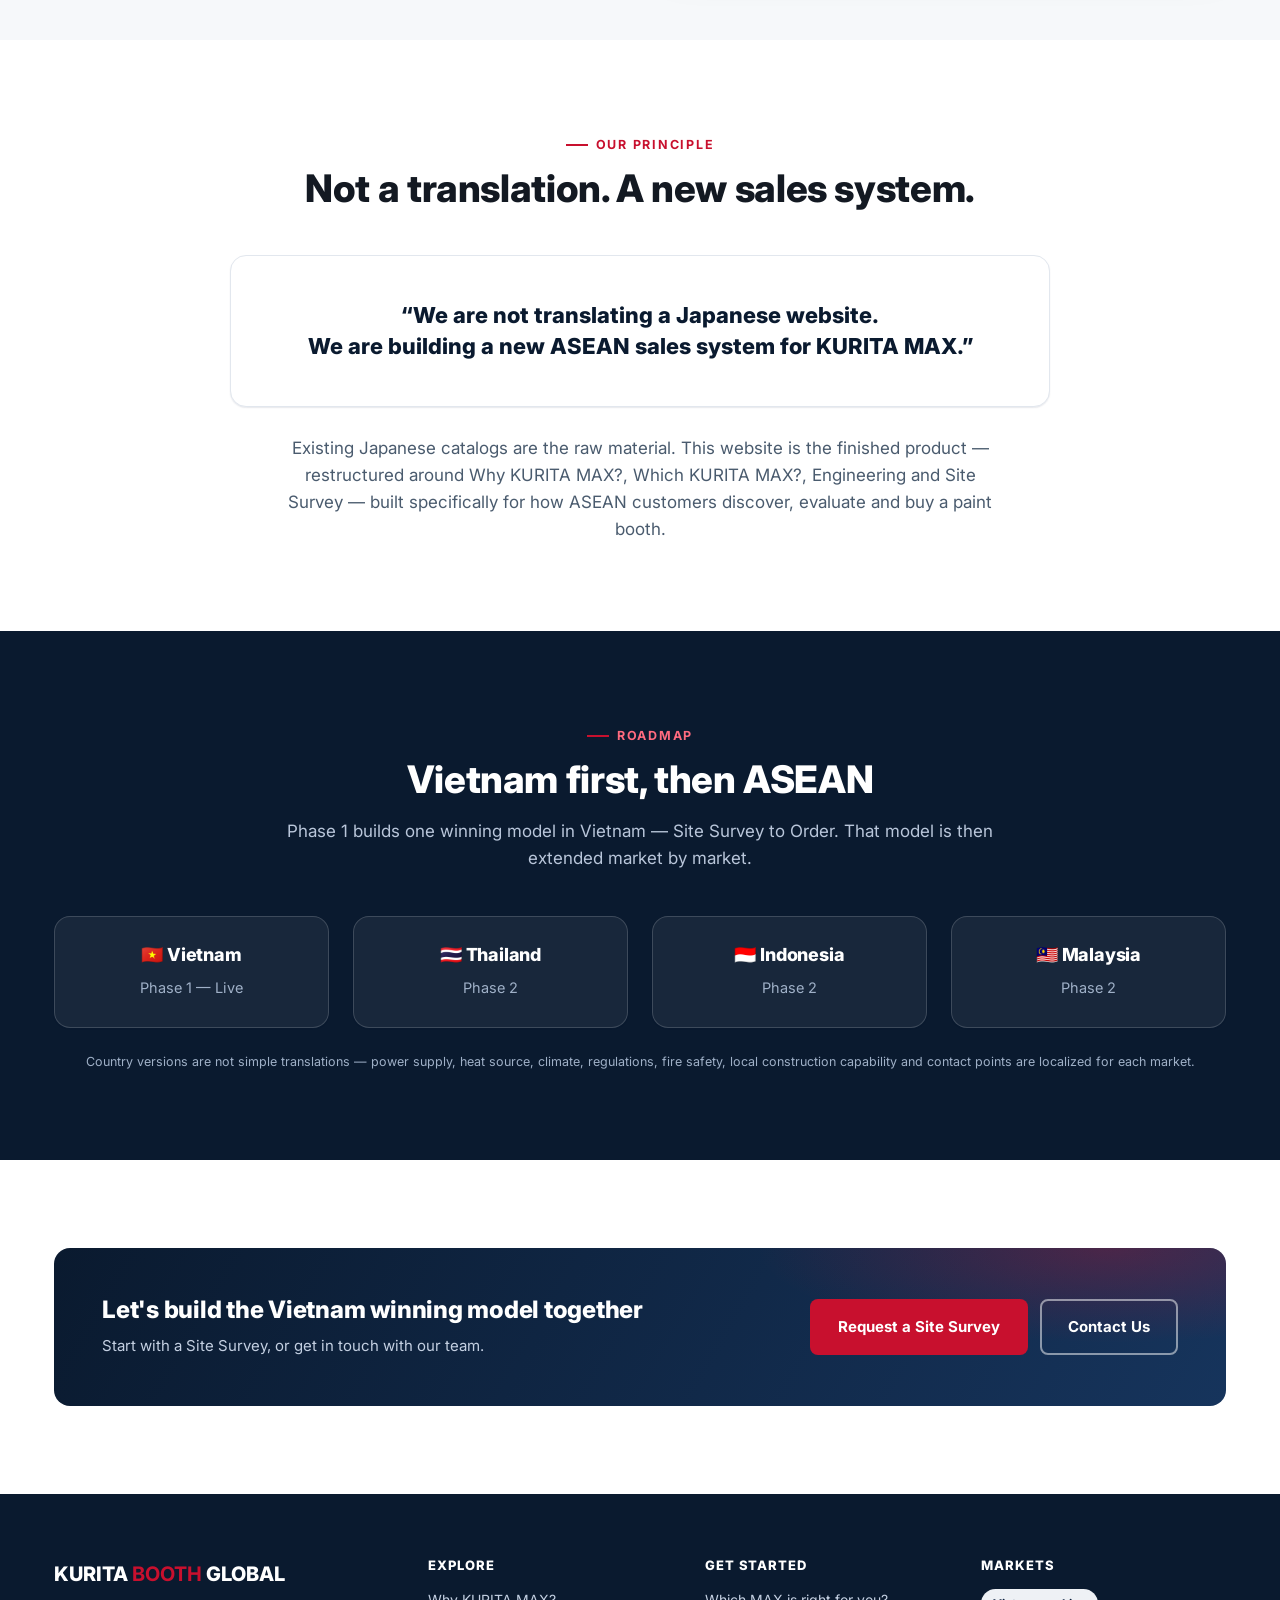
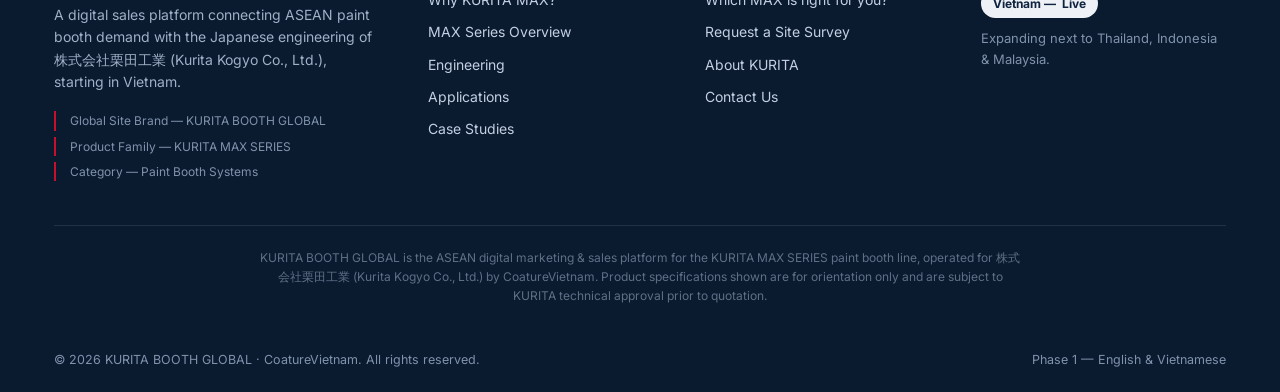
<file: about.html>
<!DOCTYPE html>
<html lang="en" data-lang="en">
<head>
<meta charset="UTF-8">
<meta name="viewport" content="width=device-width, initial-scale=1.0">
<title>About KURITA BOOTH GLOBAL</title>
<meta name="description" content="About 株式会社栗田工業 (Kurita Kogyo Co., Ltd.), CoatureVietnam, and the KURITA BOOTH GLOBAL ASEAN expansion project.">
<link rel="preconnect" href="https://fonts.googleapis.com">
<link href="https://fonts.googleapis.com/css2?family=Inter:wght@400;500;600;700;800&display=swap" rel="stylesheet">
<link rel="stylesheet" href="assets/css/style.css">
</head>
<body>

<header class="site-header">
  <div class="topbar">
    <div class="container">
      <div class="topbar-links">
        <span class="lang-en">KURITA BOOTH GLOBAL — ASEAN Paint Booth Digital Marketing Platform</span>
        <span class="lang-vi">KURITA BOOTH GLOBAL — Nền tảng Digital Marketing Paint Booth cho ASEAN</span>
      </div>
      <div class="topbar-links">
        <a href="site-survey.html"><span class="lang-en">Request a Site Survey</span><span class="lang-vi">Yêu cầu Site Survey</span></a>
        <a href="contact.html"><span class="lang-en">Contact</span><span class="lang-vi">Liên hệ</span></a>
      </div>
    </div>
  </div>
  <div class="container nav-wrap">
    <a href="index.html" class="brand">
      <span class="brand-name">KURITA <b>BOOTH</b> GLOBAL</span>
      <span class="brand-sub">MAX Series · Paint Booth Systems</span>
    </a>
    <nav class="nav">
      <a href="index.html"><span class="lang-en">Home</span><span class="lang-vi">Trang chủ</span></a>
      <a href="why-kurita-max.html"><span class="lang-en">Why KURITA MAX</span><span class="lang-vi">Vì sao chọn KURITA MAX</span></a>
      <a href="max-series.html"><span class="lang-en">MAX Series</span><span class="lang-vi">Dòng MAX Series</span></a>
      <a href="which-max.html"><span class="lang-en">Which MAX?</span><span class="lang-vi">Chọn MAX nào?</span></a>
      <a href="engineering.html"><span class="lang-en">Engineering</span><span class="lang-vi">Kỹ thuật</span></a>
      <a href="applications.html"><span class="lang-en">Applications</span><span class="lang-vi">Ứng dụng</span></a>
      <a href="case-studies.html"><span class="lang-en">Case Studies</span><span class="lang-vi">Case Study</span></a>
      <a href="about.html" class="active"><span class="lang-en">About</span><span class="lang-vi">Giới thiệu</span></a>
      <a href="contact.html"><span class="lang-en">Contact</span><span class="lang-vi">Liên hệ</span></a>
    </nav>
    <div class="nav-actions">
      <div class="lang-toggle">
        <button data-set-lang="en">EN</button>
        <button data-set-lang="vi">VI</button>
      </div>
      <a href="site-survey.html" class="btn btn-primary btn-sm">
        <span class="lang-en">Request Site Survey</span><span class="lang-vi">Yêu cầu Site Survey</span>
      </a>
      <button class="nav-toggle" aria-label="Menu">
        <svg viewBox="0 0 24 24" fill="none" stroke="currentColor" stroke-width="2"><path d="M3 6h18M3 12h18M3 18h18"/></svg>
      </button>
    </div>
  </div>
</header>

<section class="page-hero">
  <div class="container">
    <div class="breadcrumb"><a href="index.html">Home</a> / <span class="lang-en">About</span><span class="lang-vi">Giới thiệu</span></div>
    <h1><span class="lang-en">About KURITA BOOTH GLOBAL</span><span class="lang-vi">Về KURITA BOOTH GLOBAL</span></h1>
    <p><span class="lang-en">A new digital sales system for KURITA MAX in ASEAN — not a translation of an existing Japanese website.</span><span class="lang-vi">Một hệ thống bán hàng số mới cho KURITA MAX tại ASEAN — không phải bản dịch của website tiếng Nhật hiện có.</span></p>
  </div>
</section>

<section class="section">
  <div class="container">
    <div class="two-col">
      <div>
        <span class="eyebrow"><span class="lang-en">株式会社栗田工業</span><span class="lang-vi">株式会社栗田工業</span></span>
        <h2 class="section-title"><span class="lang-en">Kurita Kogyo Co., Ltd.</span><span class="lang-vi">Kurita Kogyo Co., Ltd.</span></h2>
        <p class="section-sub">
          <span class="lang-en">株式会社栗田工業 is a Japanese manufacturer with deep experience in the automotive body &amp; paint repair industry. Its KURITA MAX SERIES paint booths are in daily use at car dealers and professional repair shops across Japan, built on integrated engineering across airflow, heat, safety and workability.</span>
          <span class="lang-vi">株式会社栗田工業 là nhà sản xuất Nhật Bản có kinh nghiệm sâu rộng trong ngành sửa chữa thân vỏ &amp; sơn ô tô. Dòng Paint Booth KURITA MAX SERIES được sử dụng hàng ngày tại các đại lý xe và xưởng sửa chữa chuyên nghiệp trên khắp Nhật Bản, dựa trên nền tảng kỹ thuật tích hợp về luồng khí, nhiệt, an toàn và khả năng thao tác.</span>
        </p>
      </div>
      <div class="hero-photo">
        <img src="assets/img/view-max-vm301w.jpg" alt="KURITA View Max VM-301W paint booth">
      </div>
    </div>
  </div>
</section>

<section class="section section--alt">
  <div class="container">
    <div class="two-col">
      <div class="hero-photo" style="order:2;background:var(--navy-900);aspect-ratio:4/3;display:flex;align-items:center;justify-content:center">
        <div style="color:#fff;text-align:center;padding:32px">
          <div style="font-size:22px;font-weight:800">CoatureVietnam</div>
          <div style="font-size:13px;color:#9fb0c7;margin-top:8px;text-transform:uppercase;letter-spacing:.08em">Vietnam Market Entry Partner</div>
        </div>
      </div>
      <div style="order:1">
        <span class="eyebrow"><span class="lang-en">Market Entry Partner</span><span class="lang-vi">Đối tác Thâm nhập Thị trường</span></span>
        <h2 class="section-title"><span class="lang-en">CoatureVietnam</span><span class="lang-vi">CoatureVietnam</span></h2>
        <p class="section-sub">
          <span class="lang-en">CoatureVietnam operates the Vietnam market entry point for KURITA BOOTH GLOBAL — running Digital Marketing, Site Surveys and the local sales flow, then connecting each real project back to 株式会社栗田工業's Japanese engineering team for technical review and proposal.</span>
          <span class="lang-vi">CoatureVietnam vận hành cửa vào thị trường Vietnam cho KURITA BOOTH GLOBAL — phụ trách Digital Marketing, Site Survey và luồng bán hàng tại địa phương, sau đó kết nối từng dự án thực tế với đội ngũ kỹ thuật Nhật Bản của 株式会社栗田工業 để rà soát kỹ thuật và đề xuất giải pháp.</span>
        </p>
      </div>
    </div>
  </div>
</section>

<section class="section">
  <div class="container">
    <div class="section-head center">
      <span class="eyebrow"><span class="lang-en">Our Principle</span><span class="lang-vi">Nguyên tắc của chúng tôi</span></span>
      <h2 class="section-title"><span class="lang-en">Not a translation. A new sales system.</span><span class="lang-vi">Không phải bản dịch. Một hệ thống bán hàng mới.</span></h2>
    </div>
    <div class="card center" style="max-width:820px;margin:0 auto;padding:44px">
      <p style="font-size:22px;font-weight:800;color:var(--navy-900);line-height:1.4">
        “We are not translating a Japanese website.<br>We are building a new ASEAN sales system for KURITA MAX.”
      </p>
    </div>
    <p class="section-sub center" style="max-width:720px;margin:28px auto 0">
      <span class="lang-en">Existing Japanese catalogs are the raw material. This website is the finished product — restructured around Why KURITA MAX?, Which KURITA MAX?, Engineering and Site Survey — built specifically for how ASEAN customers discover, evaluate and buy a paint booth.</span>
      <span class="lang-vi">Các catalog tiếng Nhật hiện có là nguyên liệu. Website này là sản phẩm hoàn chỉnh — được tái cấu trúc xoay quanh Why KURITA MAX?, Which KURITA MAX?, Engineering và Site Survey — được xây dựng riêng cho cách khách hàng ASEAN tìm hiểu, đánh giá và mua một Paint Booth.</span>
    </p>
  </div>
</section>

<section class="section section--navy">
  <div class="container">
    <div class="section-head center">
      <span class="eyebrow"><span class="lang-en">Roadmap</span><span class="lang-vi">Lộ trình</span></span>
      <h2 class="section-title"><span class="lang-en">Vietnam first, then ASEAN</span><span class="lang-vi">Vietnam trước, sau đó là ASEAN</span></h2>
      <p class="section-sub">
        <span class="lang-en">Phase 1 builds one winning model in Vietnam — Site Survey to Order. That model is then extended market by market.</span>
        <span class="lang-vi">Phase 1 xây dựng một "mô hình thành công" tại Vietnam — từ Site Survey đến Order. Mô hình đó sau đó sẽ được mở rộng theo từng thị trường.</span>
      </p>
    </div>
    <div class="grid grid-4">
      <div class="card" style="background:rgba(255,255,255,.06);border-color:rgba(255,255,255,.16);text-align:center">
        <h3 style="color:#fff">🇻🇳 Vietnam</h3>
        <p style="color:#9fb0c7;margin-top:8px"><span class="lang-en">Phase 1 — Live</span><span class="lang-vi">Phase 1 — Đang triển khai</span></p>
      </div>
      <div class="card" style="background:rgba(255,255,255,.06);border-color:rgba(255,255,255,.16);text-align:center">
        <h3 style="color:#fff">🇹🇭 Thailand</h3>
        <p style="color:#9fb0c7;margin-top:8px"><span class="lang-en">Phase 2</span><span class="lang-vi">Phase 2</span></p>
      </div>
      <div class="card" style="background:rgba(255,255,255,.06);border-color:rgba(255,255,255,.16);text-align:center">
        <h3 style="color:#fff">🇮🇩 Indonesia</h3>
        <p style="color:#9fb0c7;margin-top:8px"><span class="lang-en">Phase 2</span><span class="lang-vi">Phase 2</span></p>
      </div>
      <div class="card" style="background:rgba(255,255,255,.06);border-color:rgba(255,255,255,.16);text-align:center">
        <h3 style="color:#fff">🇲🇾 Malaysia</h3>
        <p style="color:#9fb0c7;margin-top:8px"><span class="lang-en">Phase 2</span><span class="lang-vi">Phase 2</span></p>
      </div>
    </div>
    <p class="center form-note" style="margin-top:24px;color:#9fb0c7">
      <span class="lang-en">Country versions are not simple translations — power supply, heat source, climate, regulations, fire safety, local construction capability and contact points are localized for each market.</span>
      <span class="lang-vi">Các phiên bản theo từng quốc gia không đơn thuần là bản dịch — nguồn điện, nguồn nhiệt, khí hậu, quy định, phòng cháy, năng lực thi công địa phương và đầu mối liên hệ sẽ được bản địa hóa cho từng thị trường.</span>
    </p>
  </div>
</section>

<section class="section">
  <div class="container">
    <div class="cta-banner">
      <div class="cta-banner-text">
        <h3><span class="lang-en">Let's build the Vietnam winning model together</span><span class="lang-vi">Hãy cùng xây dựng mô hình thành công tại Vietnam</span></h3>
        <p><span class="lang-en">Start with a Site Survey, or get in touch with our team.</span><span class="lang-vi">Bắt đầu bằng Site Survey, hoặc liên hệ trực tiếp với đội ngũ của chúng tôi.</span></p>
      </div>
      <div class="cta-banner-actions">
        <a href="site-survey.html" class="btn btn-primary"><span class="lang-en">Request a Site Survey</span><span class="lang-vi">Yêu cầu Site Survey</span></a>
        <a href="contact.html" class="btn btn-secondary"><span class="lang-en">Contact Us</span><span class="lang-vi">Liên hệ</span></a>
      </div>
    </div>
  </div>
</section>

<footer class="site-footer">
  <div class="container">
    <div class="footer-grid">
      <div class="footer-col">
        <div class="footer-brand-name">KURITA <b>BOOTH</b> GLOBAL</div>
        <p class="footer-desc">
          <span class="lang-en">A digital sales platform connecting ASEAN paint booth demand with the Japanese engineering of 株式会社栗田工業 (Kurita Kogyo Co., Ltd.), starting in Vietnam.</span>
          <span class="lang-vi">Nền tảng bán hàng số kết nối nhu cầu Paint Booth tại ASEAN với năng lực kỹ thuật Nhật Bản của 株式会社栗田工業 (Kurita Kogyo Co., Ltd.), khởi đầu tại Vietnam.</span>
        </p>
        <div class="footer-tiers">
          <span>Global Site Brand — KURITA BOOTH GLOBAL</span>
          <span>Product Family — KURITA MAX SERIES</span>
          <span>Category — Paint Booth Systems</span>
        </div>
      </div>
      <div class="footer-col">
        <h4><span class="lang-en">Explore</span><span class="lang-vi">Khám phá</span></h4>
        <ul>
          <li><a href="why-kurita-max.html"><span class="lang-en">Why KURITA MAX?</span><span class="lang-vi">Vì sao chọn KURITA MAX?</span></a></li>
          <li><a href="max-series.html"><span class="lang-en">MAX Series Overview</span><span class="lang-vi">Tổng quan MAX Series</span></a></li>
          <li><a href="engineering.html"><span class="lang-en">Engineering</span><span class="lang-vi">Kỹ thuật</span></a></li>
          <li><a href="applications.html"><span class="lang-en">Applications</span><span class="lang-vi">Ứng dụng</span></a></li>
          <li><a href="case-studies.html"><span class="lang-en">Case Studies</span><span class="lang-vi">Case Study</span></a></li>
        </ul>
      </div>
      <div class="footer-col">
        <h4><span class="lang-en">Get Started</span><span class="lang-vi">Bắt đầu</span></h4>
        <ul>
          <li><a href="which-max.html"><span class="lang-en">Which MAX is right for you?</span><span class="lang-vi">MAX nào phù hợp với bạn?</span></a></li>
          <li><a href="site-survey.html"><span class="lang-en">Request a Site Survey</span><span class="lang-vi">Yêu cầu Site Survey</span></a></li>
          <li><a href="about.html"><span class="lang-en">About KURITA</span><span class="lang-vi">Về KURITA</span></a></li>
          <li><a href="contact.html"><span class="lang-en">Contact Us</span><span class="lang-vi">Liên hệ</span></a></li>
        </ul>
      </div>
      <div class="footer-col">
        <h4><span class="lang-en">Markets</span><span class="lang-vi">Thị trường</span></h4>
        <ul>
          <li><span class="badge-phase">Vietnam — <span class="lang-en">Live</span><span class="lang-vi">Đang triển khai</span></span></li>
          <li style="margin-top:10px;color:#7f93ac;font-size:13px">
            <span class="lang-en">Expanding next to Thailand, Indonesia &amp; Malaysia.</span>
            <span class="lang-vi">Mở rộng tiếp theo sang Thailand, Indonesia &amp; Malaysia.</span>
          </li>
        </ul>
      </div>
    </div>
    <p class="footer-disclaimer" style="padding-top:22px">
      <span class="lang-en">KURITA BOOTH GLOBAL is the ASEAN digital marketing &amp; sales platform for the KURITA MAX SERIES paint booth line, operated for 株式会社栗田工業 (Kurita Kogyo Co., Ltd.) by CoatureVietnam. Product specifications shown are for orientation only and are subject to KURITA technical approval prior to quotation.</span>
      <span class="lang-vi">KURITA BOOTH GLOBAL là nền tảng digital marketing &amp; bán hàng tại ASEAN cho dòng Paint Booth KURITA MAX SERIES, được CoatureVietnam vận hành cho 株式会社栗田工業 (Kurita Kogyo Co., Ltd.). Thông số sản phẩm hiển thị chỉ mang tính định hướng và cần được KURITA xác nhận kỹ thuật trước khi báo giá chính thức.</span>
    </p>
    <div class="footer-bottom">
      <span>© <span data-year></span> KURITA BOOTH GLOBAL · CoatureVietnam. <span class="lang-en">All rights reserved.</span><span class="lang-vi">Bảo lưu mọi quyền.</span></span>
      <span><span class="lang-en">Phase 1 — English &amp; Vietnamese</span><span class="lang-vi">Giai đoạn 1 — Tiếng Anh &amp; Tiếng Việt</span></span>
    </div>
  </div>
</footer>
<script src="assets/js/main.js"></script>
</body>
</html>
</file>
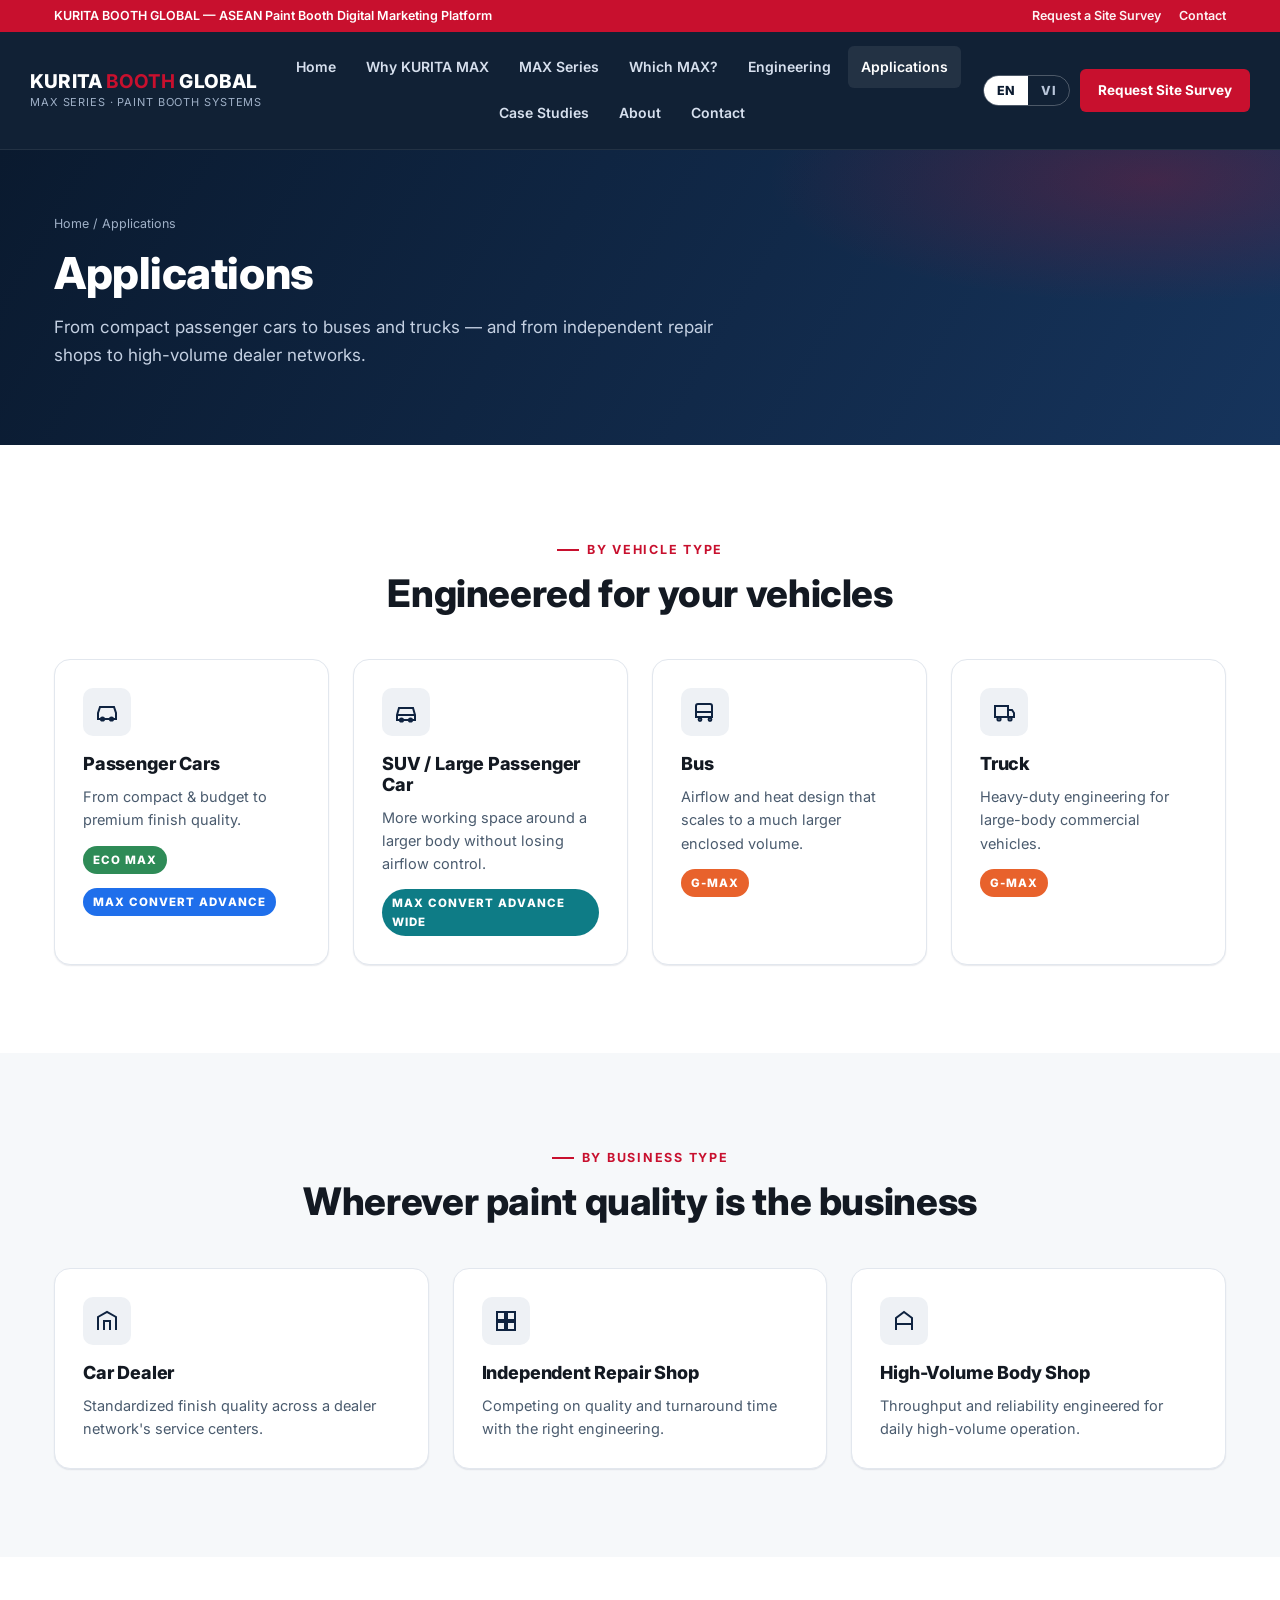
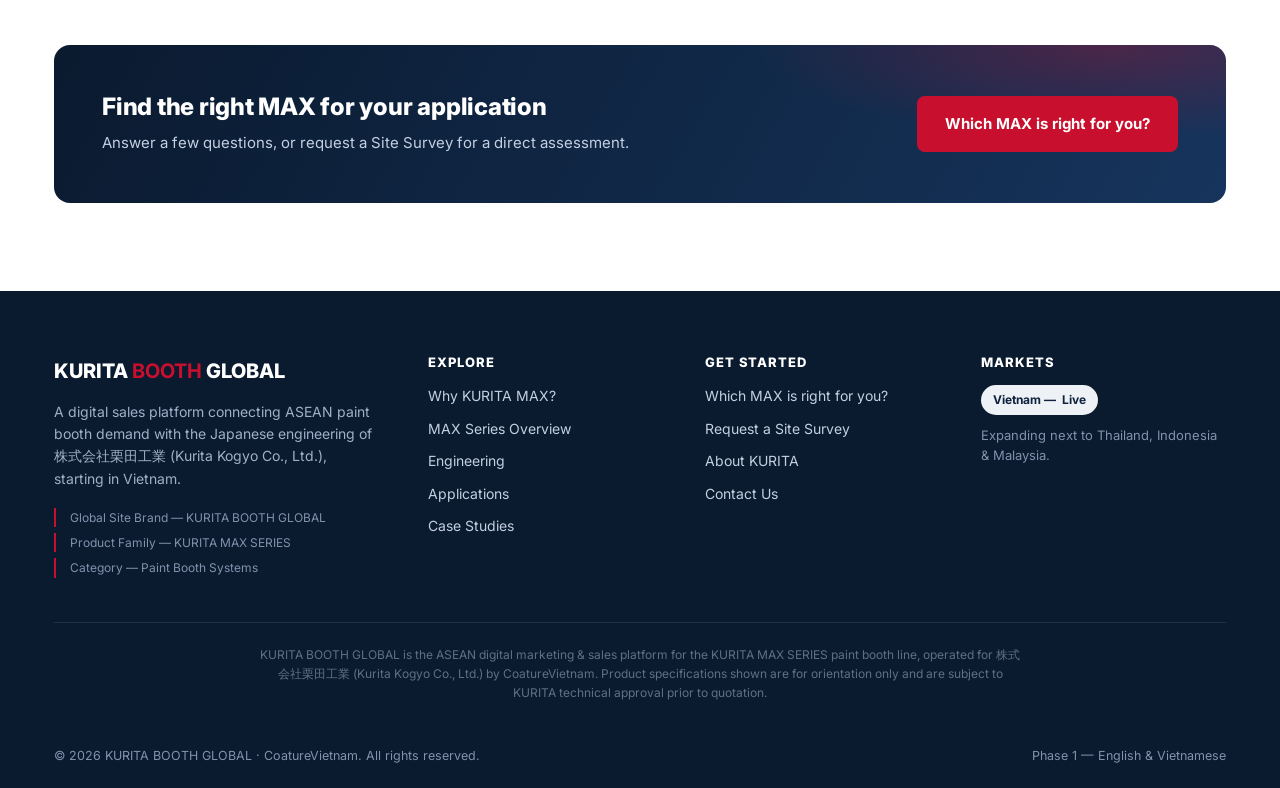
<file: applications.html>
<!DOCTYPE html>
<html lang="en" data-lang="en">
<head>
<meta charset="UTF-8">
<meta name="viewport" content="width=device-width, initial-scale=1.0">
<title>Applications — Passenger Cars, SUV, Bus &amp; Truck | KURITA BOOTH GLOBAL</title>
<meta name="description" content="KURITA MAX applications across passenger cars, SUVs, buses and trucks — and across car dealers, independent repair shops and high-volume body shops.">
<link rel="preconnect" href="https://fonts.googleapis.com">
<link href="https://fonts.googleapis.com/css2?family=Inter:wght@400;500;600;700;800&display=swap" rel="stylesheet">
<link rel="stylesheet" href="assets/css/style.css">
</head>
<body>

<header class="site-header">
  <div class="topbar">
    <div class="container">
      <div class="topbar-links">
        <span class="lang-en">KURITA BOOTH GLOBAL — ASEAN Paint Booth Digital Marketing Platform</span>
        <span class="lang-vi">KURITA BOOTH GLOBAL — Nền tảng Digital Marketing Paint Booth cho ASEAN</span>
      </div>
      <div class="topbar-links">
        <a href="site-survey.html"><span class="lang-en">Request a Site Survey</span><span class="lang-vi">Yêu cầu Site Survey</span></a>
        <a href="contact.html"><span class="lang-en">Contact</span><span class="lang-vi">Liên hệ</span></a>
      </div>
    </div>
  </div>
  <div class="container nav-wrap">
    <a href="index.html" class="brand">
      <span class="brand-name">KURITA <b>BOOTH</b> GLOBAL</span>
      <span class="brand-sub">MAX Series · Paint Booth Systems</span>
    </a>
    <nav class="nav">
      <a href="index.html"><span class="lang-en">Home</span><span class="lang-vi">Trang chủ</span></a>
      <a href="why-kurita-max.html"><span class="lang-en">Why KURITA MAX</span><span class="lang-vi">Vì sao chọn KURITA MAX</span></a>
      <a href="max-series.html"><span class="lang-en">MAX Series</span><span class="lang-vi">Dòng MAX Series</span></a>
      <a href="which-max.html"><span class="lang-en">Which MAX?</span><span class="lang-vi">Chọn MAX nào?</span></a>
      <a href="engineering.html"><span class="lang-en">Engineering</span><span class="lang-vi">Kỹ thuật</span></a>
      <a href="applications.html" class="active"><span class="lang-en">Applications</span><span class="lang-vi">Ứng dụng</span></a>
      <a href="case-studies.html"><span class="lang-en">Case Studies</span><span class="lang-vi">Case Study</span></a>
      <a href="about.html"><span class="lang-en">About</span><span class="lang-vi">Giới thiệu</span></a>
      <a href="contact.html"><span class="lang-en">Contact</span><span class="lang-vi">Liên hệ</span></a>
    </nav>
    <div class="nav-actions">
      <div class="lang-toggle">
        <button data-set-lang="en">EN</button>
        <button data-set-lang="vi">VI</button>
      </div>
      <a href="site-survey.html" class="btn btn-primary btn-sm">
        <span class="lang-en">Request Site Survey</span><span class="lang-vi">Yêu cầu Site Survey</span>
      </a>
      <button class="nav-toggle" aria-label="Menu">
        <svg viewBox="0 0 24 24" fill="none" stroke="currentColor" stroke-width="2"><path d="M3 6h18M3 12h18M3 18h18"/></svg>
      </button>
    </div>
  </div>
</header>

<section class="page-hero">
  <div class="container">
    <div class="breadcrumb"><a href="index.html">Home</a> / <span class="lang-en">Applications</span><span class="lang-vi">Ứng dụng</span></div>
    <h1><span class="lang-en">Applications</span><span class="lang-vi">Ứng dụng</span></h1>
    <p><span class="lang-en">From compact passenger cars to buses and trucks — and from independent repair shops to high-volume dealer networks.</span><span class="lang-vi">Từ xe con nhỏ gọn đến xe bus và xe tải — từ xưởng sửa chữa độc lập đến hệ thống đại lý quy mô lớn.</span></p>
  </div>
</section>

<section class="section">
  <div class="container">
    <div class="section-head center">
      <span class="eyebrow"><span class="lang-en">By Vehicle Type</span><span class="lang-vi">Theo loại xe</span></span>
      <h2 class="section-title"><span class="lang-en">Engineered for your vehicles</span><span class="lang-vi">Thiết kế kỹ thuật cho đúng loại xe của bạn</span></h2>
    </div>
    <div class="grid grid-4">
      <div class="card">
        <div class="card-icon"><svg viewBox="0 0 24 24" fill="none" stroke="currentColor" stroke-width="2"><path d="M3 13l2-6h14l2 6v6H3z"/><circle cx="7.5" cy="19" r="1.6"/><circle cx="16.5" cy="19" r="1.6"/></svg></div>
        <h3><span class="lang-en">Passenger Cars</span><span class="lang-vi">Xe con</span></h3>
        <p><span class="lang-en">From compact &amp; budget to premium finish quality.</span><span class="lang-vi">Từ nhỏ gọn, tiết kiệm đến chất lượng bề mặt cao cấp.</span></p>
        <div class="hero-actions" style="margin-top:14px">
          <a href="max-series.html#eco-max" class="tag" style="background:var(--acc-eco);color:#fff">Eco Max</a>
          <a href="max-series.html#max-convert-advance" class="tag" style="background:var(--acc-adv);color:#fff">Max Convert Advance</a>
        </div>
      </div>
      <div class="card">
        <div class="card-icon"><svg viewBox="0 0 24 24" fill="none" stroke="currentColor" stroke-width="2"><path d="M3 15l2-7h14l2 7v5H3z"/><path d="M3 15h18"/><circle cx="7.5" cy="20" r="1.6"/><circle cx="16.5" cy="20" r="1.6"/></svg></div>
        <h3><span class="lang-en">SUV / Large Passenger Car</span><span class="lang-vi">SUV / Xe con cỡ lớn</span></h3>
        <p><span class="lang-en">More working space around a larger body without losing airflow control.</span><span class="lang-vi">Nhiều không gian thao tác hơn quanh thân xe lớn mà không mất khả năng kiểm soát luồng khí.</span></p>
        <div class="hero-actions" style="margin-top:14px">
          <a href="max-series.html#max-convert-advance-wide" class="tag" style="background:var(--acc-wide);color:#fff">Max Convert Advance Wide</a>
        </div>
      </div>
      <div class="card">
        <div class="card-icon"><svg viewBox="0 0 24 24" fill="none" stroke="currentColor" stroke-width="2"><path d="M3 6v11h16V6a2 2 0 0 0-2-2H5a2 2 0 0 0-2 2z"/><path d="M3 12h16"/><circle cx="7" cy="19.5" r="1.4"/><circle cx="17" cy="19.5" r="1.4"/></svg></div>
        <h3><span class="lang-en">Bus</span><span class="lang-vi">Xe Bus</span></h3>
        <p><span class="lang-en">Airflow and heat design that scales to a much larger enclosed volume.</span><span class="lang-vi">Thiết kế luồng khí và nhiệt phù hợp với không gian kín thể tích lớn hơn nhiều.</span></p>
        <div class="hero-actions" style="margin-top:14px">
          <a href="max-series.html#g-max" class="tag" style="background:var(--acc-gmax);color:#fff">G-Max</a>
        </div>
      </div>
      <div class="card">
        <div class="card-icon"><svg viewBox="0 0 24 24" fill="none" stroke="currentColor" stroke-width="2"><path d="M3 17h13V6H3zM16 10h4l2 3v4h-6z"/><circle cx="7" cy="19" r="1.6"/><circle cx="18" cy="19" r="1.6"/></svg></div>
        <h3><span class="lang-en">Truck</span><span class="lang-vi">Xe tải</span></h3>
        <p><span class="lang-en">Heavy-duty engineering for large-body commercial vehicles.</span><span class="lang-vi">Kỹ thuật công suất lớn cho các phương tiện thương mại cỡ lớn.</span></p>
        <div class="hero-actions" style="margin-top:14px">
          <a href="max-series.html#g-max" class="tag" style="background:var(--acc-gmax);color:#fff">G-Max</a>
        </div>
      </div>
    </div>
  </div>
</section>

<section class="section section--alt">
  <div class="container">
    <div class="section-head center">
      <span class="eyebrow"><span class="lang-en">By Business Type</span><span class="lang-vi">Theo loại hình kinh doanh</span></span>
      <h2 class="section-title"><span class="lang-en">Wherever paint quality is the business</span><span class="lang-vi">Ở bất cứ đâu chất lượng sơn là yếu tố cốt lõi của công việc kinh doanh</span></h2>
    </div>
    <div class="grid grid-3">
      <div class="card">
        <div class="card-icon"><svg viewBox="0 0 24 24" fill="none" stroke="currentColor" stroke-width="2"><path d="M3 21V8l9-5 9 5v13"/><path d="M9 21V12h6v9"/></svg></div>
        <h3><span class="lang-en">Car Dealer</span><span class="lang-vi">Đại lý xe</span></h3>
        <p><span class="lang-en">Standardized finish quality across a dealer network's service centers.</span><span class="lang-vi">Chất lượng bề mặt đồng nhất trên toàn bộ trung tâm dịch vụ thuộc mạng lưới đại lý.</span></p>
      </div>
      <div class="card">
        <div class="card-icon"><svg viewBox="0 0 24 24" fill="none" stroke="currentColor" stroke-width="2"><path d="M3 3h8v8H3zM13 13h8v8h-8zM3 13h8v8H3zM13 3h8v8h-8z"/></svg></div>
        <h3><span class="lang-en">Independent Repair Shop</span><span class="lang-vi">Xưởng sửa chữa độc lập</span></h3>
        <p><span class="lang-en">Competing on quality and turnaround time with the right engineering.</span><span class="lang-vi">Cạnh tranh bằng chất lượng và thời gian hoàn thành xe nhờ kỹ thuật phù hợp.</span></p>
      </div>
      <div class="card">
        <div class="card-icon"><svg viewBox="0 0 24 24" fill="none" stroke="currentColor" stroke-width="2"><path d="M4 21V9l8-6 8 6v12"/><path d="M4 15h16"/></svg></div>
        <h3><span class="lang-en">High-Volume Body Shop</span><span class="lang-vi">Xưởng thân vỏ công suất lớn</span></h3>
        <p><span class="lang-en">Throughput and reliability engineered for daily high-volume operation.</span><span class="lang-vi">Năng suất và độ tin cậy được thiết kế cho vận hành công suất lớn hàng ngày.</span></p>
      </div>
    </div>
  </div>
</section>

<section class="section">
  <div class="container">
    <div class="cta-banner">
      <div class="cta-banner-text">
        <h3><span class="lang-en">Find the right MAX for your application</span><span class="lang-vi">Tìm MAX phù hợp với ứng dụng của bạn</span></h3>
        <p><span class="lang-en">Answer a few questions, or request a Site Survey for a direct assessment.</span><span class="lang-vi">Trả lời vài câu hỏi, hoặc yêu cầu Site Survey để được đánh giá trực tiếp.</span></p>
      </div>
      <div class="cta-banner-actions">
        <a href="which-max.html" class="btn btn-primary"><span class="lang-en">Which MAX is right for you?</span><span class="lang-vi">MAX nào phù hợp với bạn?</span></a>
      </div>
    </div>
  </div>
</section>

<footer class="site-footer">
  <div class="container">
    <div class="footer-grid">
      <div class="footer-col">
        <div class="footer-brand-name">KURITA <b>BOOTH</b> GLOBAL</div>
        <p class="footer-desc">
          <span class="lang-en">A digital sales platform connecting ASEAN paint booth demand with the Japanese engineering of 株式会社栗田工業 (Kurita Kogyo Co., Ltd.), starting in Vietnam.</span>
          <span class="lang-vi">Nền tảng bán hàng số kết nối nhu cầu Paint Booth tại ASEAN với năng lực kỹ thuật Nhật Bản của 株式会社栗田工業 (Kurita Kogyo Co., Ltd.), khởi đầu tại Vietnam.</span>
        </p>
        <div class="footer-tiers">
          <span>Global Site Brand — KURITA BOOTH GLOBAL</span>
          <span>Product Family — KURITA MAX SERIES</span>
          <span>Category — Paint Booth Systems</span>
        </div>
      </div>
      <div class="footer-col">
        <h4><span class="lang-en">Explore</span><span class="lang-vi">Khám phá</span></h4>
        <ul>
          <li><a href="why-kurita-max.html"><span class="lang-en">Why KURITA MAX?</span><span class="lang-vi">Vì sao chọn KURITA MAX?</span></a></li>
          <li><a href="max-series.html"><span class="lang-en">MAX Series Overview</span><span class="lang-vi">Tổng quan MAX Series</span></a></li>
          <li><a href="engineering.html"><span class="lang-en">Engineering</span><span class="lang-vi">Kỹ thuật</span></a></li>
          <li><a href="applications.html"><span class="lang-en">Applications</span><span class="lang-vi">Ứng dụng</span></a></li>
          <li><a href="case-studies.html"><span class="lang-en">Case Studies</span><span class="lang-vi">Case Study</span></a></li>
        </ul>
      </div>
      <div class="footer-col">
        <h4><span class="lang-en">Get Started</span><span class="lang-vi">Bắt đầu</span></h4>
        <ul>
          <li><a href="which-max.html"><span class="lang-en">Which MAX is right for you?</span><span class="lang-vi">MAX nào phù hợp với bạn?</span></a></li>
          <li><a href="site-survey.html"><span class="lang-en">Request a Site Survey</span><span class="lang-vi">Yêu cầu Site Survey</span></a></li>
          <li><a href="about.html"><span class="lang-en">About KURITA</span><span class="lang-vi">Về KURITA</span></a></li>
          <li><a href="contact.html"><span class="lang-en">Contact Us</span><span class="lang-vi">Liên hệ</span></a></li>
        </ul>
      </div>
      <div class="footer-col">
        <h4><span class="lang-en">Markets</span><span class="lang-vi">Thị trường</span></h4>
        <ul>
          <li><span class="badge-phase">Vietnam — <span class="lang-en">Live</span><span class="lang-vi">Đang triển khai</span></span></li>
          <li style="margin-top:10px;color:#7f93ac;font-size:13px">
            <span class="lang-en">Expanding next to Thailand, Indonesia &amp; Malaysia.</span>
            <span class="lang-vi">Mở rộng tiếp theo sang Thailand, Indonesia &amp; Malaysia.</span>
          </li>
        </ul>
      </div>
    </div>
    <p class="footer-disclaimer" style="padding-top:22px">
      <span class="lang-en">KURITA BOOTH GLOBAL is the ASEAN digital marketing &amp; sales platform for the KURITA MAX SERIES paint booth line, operated for 株式会社栗田工業 (Kurita Kogyo Co., Ltd.) by CoatureVietnam. Product specifications shown are for orientation only and are subject to KURITA technical approval prior to quotation.</span>
      <span class="lang-vi">KURITA BOOTH GLOBAL là nền tảng digital marketing &amp; bán hàng tại ASEAN cho dòng Paint Booth KURITA MAX SERIES, được CoatureVietnam vận hành cho 株式会社栗田工業 (Kurita Kogyo Co., Ltd.). Thông số sản phẩm hiển thị chỉ mang tính định hướng và cần được KURITA xác nhận kỹ thuật trước khi báo giá chính thức.</span>
    </p>
    <div class="footer-bottom">
      <span>© <span data-year></span> KURITA BOOTH GLOBAL · CoatureVietnam. <span class="lang-en">All rights reserved.</span><span class="lang-vi">Bảo lưu mọi quyền.</span></span>
      <span><span class="lang-en">Phase 1 — English &amp; Vietnamese</span><span class="lang-vi">Giai đoạn 1 — Tiếng Anh &amp; Tiếng Việt</span></span>
    </div>
  </div>
</footer>
<script src="assets/js/main.js"></script>
</body>
</html>
</file>
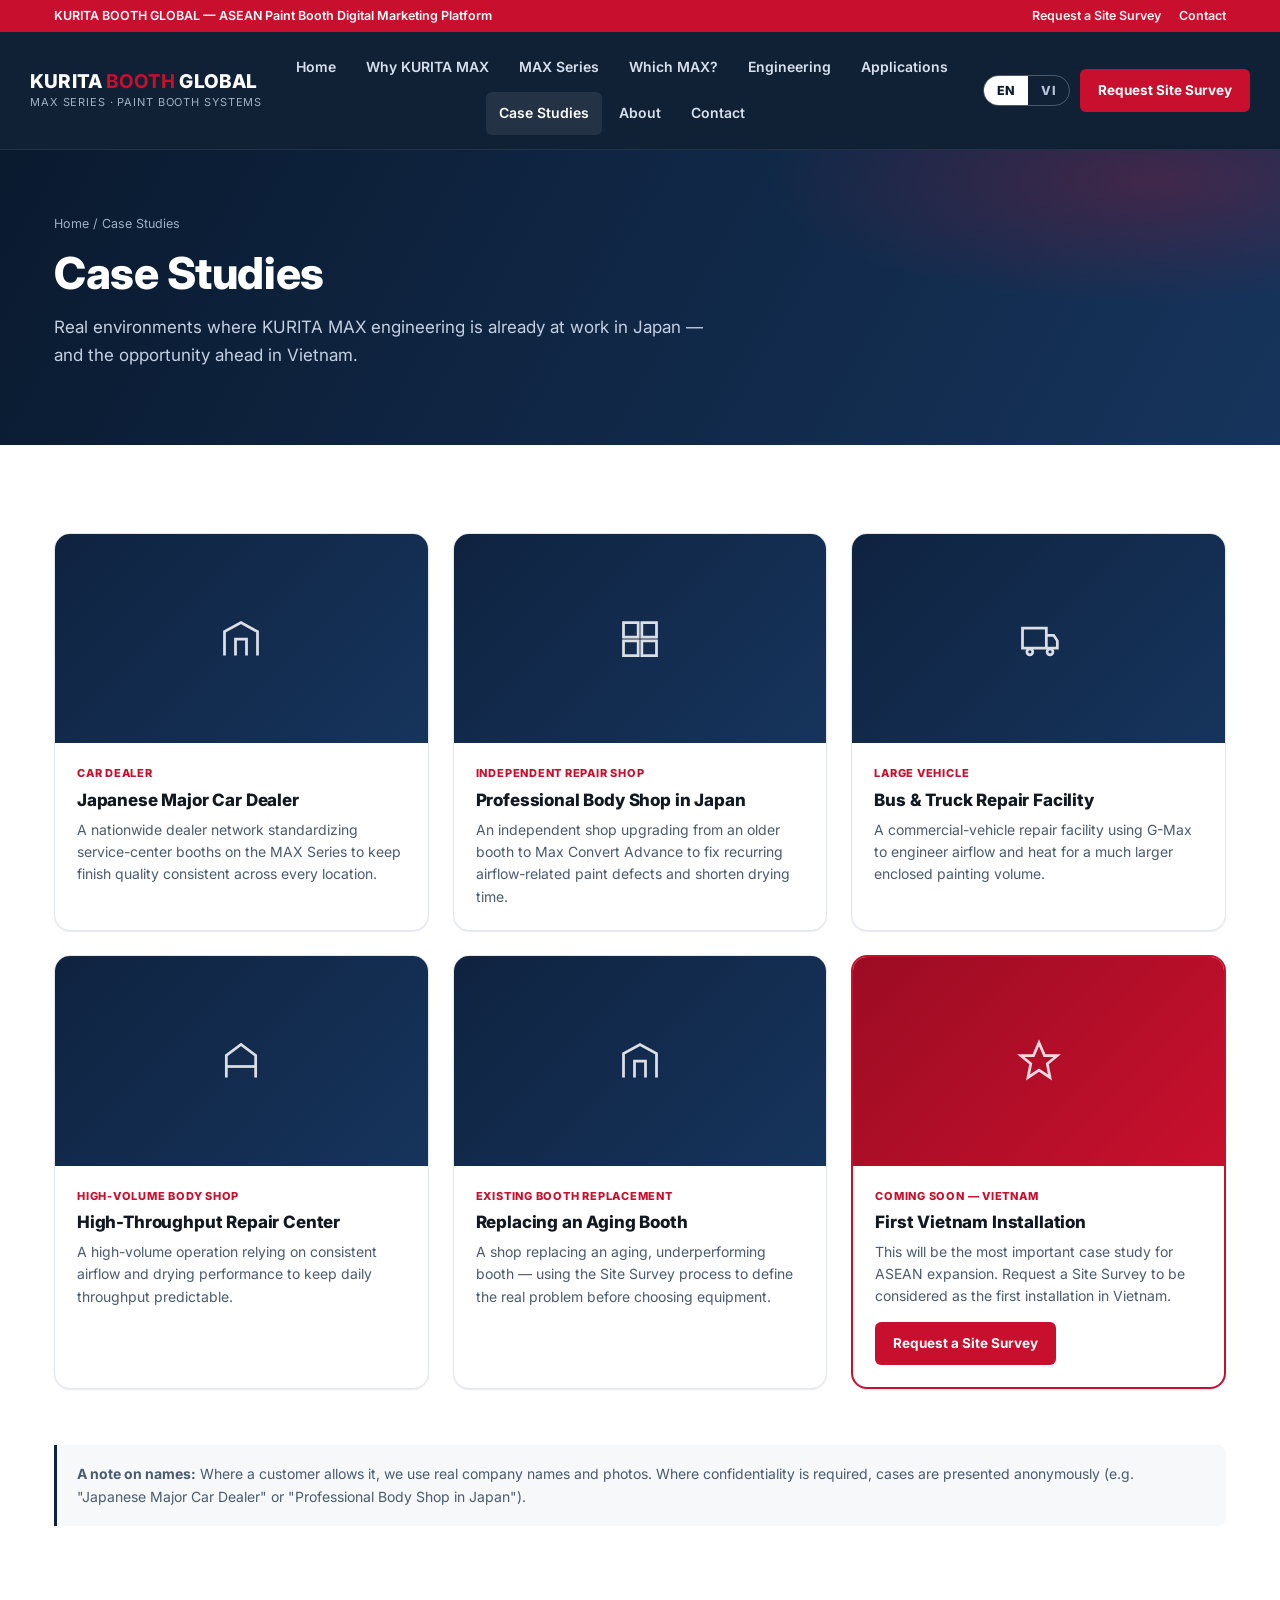
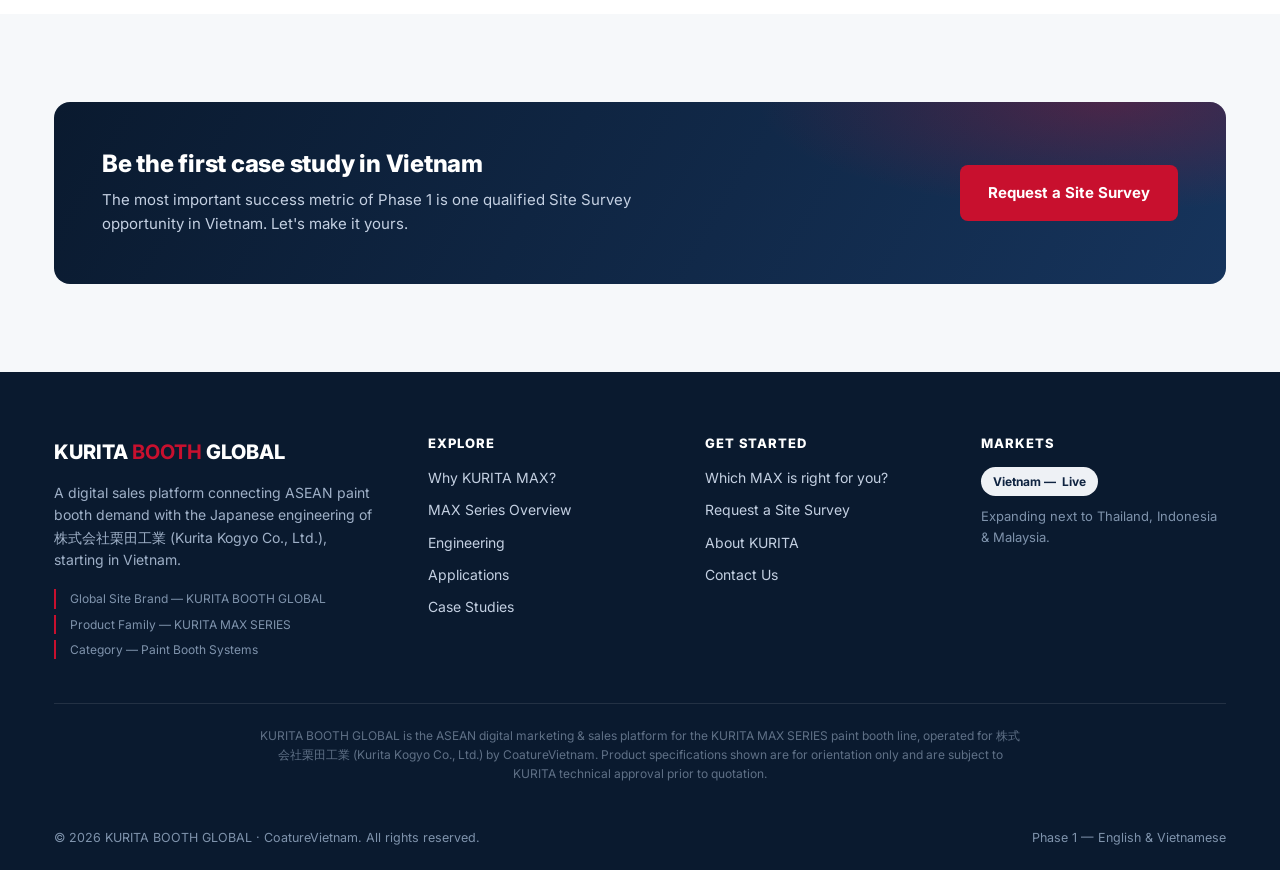
<file: case-studies.html>
<!DOCTYPE html>
<html lang="en" data-lang="en">
<head>
<meta charset="UTF-8">
<meta name="viewport" content="width=device-width, initial-scale=1.0">
<title>Case Studies | KURITA BOOTH GLOBAL</title>
<meta name="description" content="KURITA MAX case studies from Japan's car dealers and repair shops — and the opportunity to become the first Vietnam installation.">
<link rel="preconnect" href="https://fonts.googleapis.com">
<link href="https://fonts.googleapis.com/css2?family=Inter:wght@400;500;600;700;800&display=swap" rel="stylesheet">
<link rel="stylesheet" href="assets/css/style.css">
</head>
<body>

<header class="site-header">
  <div class="topbar">
    <div class="container">
      <div class="topbar-links">
        <span class="lang-en">KURITA BOOTH GLOBAL — ASEAN Paint Booth Digital Marketing Platform</span>
        <span class="lang-vi">KURITA BOOTH GLOBAL — Nền tảng Digital Marketing Paint Booth cho ASEAN</span>
      </div>
      <div class="topbar-links">
        <a href="site-survey.html"><span class="lang-en">Request a Site Survey</span><span class="lang-vi">Yêu cầu Site Survey</span></a>
        <a href="contact.html"><span class="lang-en">Contact</span><span class="lang-vi">Liên hệ</span></a>
      </div>
    </div>
  </div>
  <div class="container nav-wrap">
    <a href="index.html" class="brand">
      <span class="brand-name">KURITA <b>BOOTH</b> GLOBAL</span>
      <span class="brand-sub">MAX Series · Paint Booth Systems</span>
    </a>
    <nav class="nav">
      <a href="index.html"><span class="lang-en">Home</span><span class="lang-vi">Trang chủ</span></a>
      <a href="why-kurita-max.html"><span class="lang-en">Why KURITA MAX</span><span class="lang-vi">Vì sao chọn KURITA MAX</span></a>
      <a href="max-series.html"><span class="lang-en">MAX Series</span><span class="lang-vi">Dòng MAX Series</span></a>
      <a href="which-max.html"><span class="lang-en">Which MAX?</span><span class="lang-vi">Chọn MAX nào?</span></a>
      <a href="engineering.html"><span class="lang-en">Engineering</span><span class="lang-vi">Kỹ thuật</span></a>
      <a href="applications.html"><span class="lang-en">Applications</span><span class="lang-vi">Ứng dụng</span></a>
      <a href="case-studies.html" class="active"><span class="lang-en">Case Studies</span><span class="lang-vi">Case Study</span></a>
      <a href="about.html"><span class="lang-en">About</span><span class="lang-vi">Giới thiệu</span></a>
      <a href="contact.html"><span class="lang-en">Contact</span><span class="lang-vi">Liên hệ</span></a>
    </nav>
    <div class="nav-actions">
      <div class="lang-toggle">
        <button data-set-lang="en">EN</button>
        <button data-set-lang="vi">VI</button>
      </div>
      <a href="site-survey.html" class="btn btn-primary btn-sm">
        <span class="lang-en">Request Site Survey</span><span class="lang-vi">Yêu cầu Site Survey</span>
      </a>
      <button class="nav-toggle" aria-label="Menu">
        <svg viewBox="0 0 24 24" fill="none" stroke="currentColor" stroke-width="2"><path d="M3 6h18M3 12h18M3 18h18"/></svg>
      </button>
    </div>
  </div>
</header>

<section class="page-hero">
  <div class="container">
    <div class="breadcrumb"><a href="index.html">Home</a> / <span class="lang-en">Case Studies</span><span class="lang-vi">Case Study</span></div>
    <h1><span class="lang-en">Case Studies</span><span class="lang-vi">Case Study</span></h1>
    <p><span class="lang-en">Real environments where KURITA MAX engineering is already at work in Japan — and the opportunity ahead in Vietnam.</span><span class="lang-vi">Những môi trường thực tế nơi kỹ thuật KURITA MAX đã và đang vận hành tại Nhật Bản — và cơ hội phía trước tại Vietnam.</span></p>
  </div>
</section>

<section class="section">
  <div class="container">
    <div class="grid grid-3">
      <div class="case-card">
        <div class="case-media"><svg viewBox="0 0 24 24" fill="none" stroke="currentColor" stroke-width="1.5"><path d="M3 21V8l9-5 9 5v13"/><path d="M9 21V12h6v9"/></svg></div>
        <div class="case-body">
          <span class="case-tag"><span class="lang-en">Car Dealer</span><span class="lang-vi">Đại lý xe</span></span>
          <h3><span class="lang-en">Japanese Major Car Dealer</span><span class="lang-vi">Đại lý xe lớn tại Nhật Bản</span></h3>
          <p><span class="lang-en">A nationwide dealer network standardizing service-center booths on the MAX Series to keep finish quality consistent across every location.</span><span class="lang-vi">Một mạng lưới đại lý toàn quốc chuẩn hóa booth tại các trung tâm dịch vụ trên dòng MAX Series để đảm bảo chất lượng bề mặt đồng nhất tại mọi địa điểm.</span></p>
        </div>
      </div>
      <div class="case-card">
        <div class="case-media"><svg viewBox="0 0 24 24" fill="none" stroke="currentColor" stroke-width="1.5"><path d="M3 3h8v8H3zM13 13h8v8h-8zM3 13h8v8H3zM13 3h8v8h-8z"/></svg></div>
        <div class="case-body">
          <span class="case-tag"><span class="lang-en">Independent Repair Shop</span><span class="lang-vi">Xưởng sửa chữa độc lập</span></span>
          <h3><span class="lang-en">Professional Body Shop in Japan</span><span class="lang-vi">Xưởng thân vỏ chuyên nghiệp tại Nhật Bản</span></h3>
          <p><span class="lang-en">An independent shop upgrading from an older booth to Max Convert Advance to fix recurring airflow-related paint defects and shorten drying time.</span><span class="lang-vi">Một xưởng độc lập nâng cấp từ booth cũ lên Max Convert Advance để khắc phục lỗi bề mặt sơn do luồng khí lặp đi lặp lại và rút ngắn thời gian sấy.</span></p>
        </div>
      </div>
      <div class="case-card">
        <div class="case-media"><svg viewBox="0 0 24 24" fill="none" stroke="currentColor" stroke-width="1.5"><path d="M3 17h13V6H3zM16 10h4l2 3v4h-6z"/><circle cx="7" cy="19" r="1.6"/><circle cx="18" cy="19" r="1.6"/></svg></div>
        <div class="case-body">
          <span class="case-tag"><span class="lang-en">Large Vehicle</span><span class="lang-vi">Xe cỡ lớn</span></span>
          <h3><span class="lang-en">Bus &amp; Truck Repair Facility</span><span class="lang-vi">Cơ sở sửa chữa Bus &amp; Xe tải</span></h3>
          <p><span class="lang-en">A commercial-vehicle repair facility using G-Max to engineer airflow and heat for a much larger enclosed painting volume.</span><span class="lang-vi">Một cơ sở sửa chữa xe thương mại sử dụng G-Max để thiết kế luồng khí và nhiệt cho không gian sơn kín có thể tích lớn hơn nhiều.</span></p>
        </div>
      </div>
      <div class="case-card">
        <div class="case-media"><svg viewBox="0 0 24 24" fill="none" stroke="currentColor" stroke-width="1.5"><path d="M4 21V9l8-6 8 6v12"/><path d="M4 15h16"/></svg></div>
        <div class="case-body">
          <span class="case-tag"><span class="lang-en">High-Volume Body Shop</span><span class="lang-vi">Xưởng thân vỏ công suất lớn</span></span>
          <h3><span class="lang-en">High-Throughput Repair Center</span><span class="lang-vi">Trung tâm sửa chữa năng suất cao</span></h3>
          <p><span class="lang-en">A high-volume operation relying on consistent airflow and drying performance to keep daily throughput predictable.</span><span class="lang-vi">Một cơ sở vận hành công suất lớn dựa vào luồng khí và hiệu quả sấy ổn định để giữ năng suất hàng ngày ở mức có thể dự đoán được.</span></p>
        </div>
      </div>
      <div class="case-card">
        <div class="case-media"><svg viewBox="0 0 24 24" fill="none" stroke="currentColor" stroke-width="1.5"><path d="M3 21V8l9-5 9 5v13"/><path d="M9 21V12h6v9"/></svg></div>
        <div class="case-body">
          <span class="case-tag"><span class="lang-en">Existing Booth Replacement</span><span class="lang-vi">Thay thế Booth cũ</span></span>
          <h3><span class="lang-en">Replacing an Aging Booth</span><span class="lang-vi">Thay thế Booth đã cũ</span></h3>
          <p><span class="lang-en">A shop replacing an aging, underperforming booth — using the Site Survey process to define the real problem before choosing equipment.</span><span class="lang-vi">Một xưởng thay thế booth cũ, hoạt động kém hiệu quả — sử dụng quy trình Site Survey để xác định đúng vấn đề trước khi lựa chọn thiết bị.</span></p>
        </div>
      </div>
      <div class="case-card case-card--highlight">
        <div class="case-media"><svg viewBox="0 0 24 24" fill="none" stroke="currentColor" stroke-width="1.5"><path d="M12 2l3 7h7l-5.5 4.5L18 21l-6-4-6 4 1.5-7.5L2 9h7z"/></svg></div>
        <div class="case-body">
          <span class="case-tag" style="color:var(--red)"><span class="lang-en">Coming Soon — Vietnam</span><span class="lang-vi">Sắp ra mắt — Vietnam</span></span>
          <h3><span class="lang-en">First Vietnam Installation</span><span class="lang-vi">Lắp đặt Đầu tiên tại Vietnam</span></h3>
          <p><span class="lang-en">This will be the most important case study for ASEAN expansion. Request a Site Survey to be considered as the first installation in Vietnam.</span><span class="lang-vi">Đây sẽ là case study quan trọng nhất cho việc mở rộng ra ASEAN. Yêu cầu Site Survey để được xem xét trở thành lắp đặt đầu tiên tại Vietnam.</span></p>
          <a href="site-survey.html" class="btn btn-primary btn-sm" style="margin-top:14px">
            <span class="lang-en">Request a Site Survey</span><span class="lang-vi">Yêu cầu Site Survey</span>
          </a>
        </div>
      </div>
    </div>

    <div class="note-box mt-lg">
      <span class="lang-en"><b>A note on names:</b> Where a customer allows it, we use real company names and photos. Where confidentiality is required, cases are presented anonymously (e.g. "Japanese Major Car Dealer" or "Professional Body Shop in Japan").</span>
      <span class="lang-vi"><b>Lưu ý về tên gọi:</b> Khi khách hàng cho phép, chúng tôi sử dụng tên công ty và hình ảnh thật. Khi cần bảo mật, các case study được trình bày ẩn danh (ví dụ: "Đại lý xe lớn tại Nhật Bản" hoặc "Xưởng thân vỏ chuyên nghiệp tại Nhật Bản").</span>
    </div>
  </div>
</section>

<section class="section section--alt">
  <div class="container">
    <div class="cta-banner">
      <div class="cta-banner-text">
        <h3><span class="lang-en">Be the first case study in Vietnam</span><span class="lang-vi">Trở thành case study đầu tiên tại Vietnam</span></h3>
        <p><span class="lang-en">The most important success metric of Phase 1 is one qualified Site Survey opportunity in Vietnam. Let's make it yours.</span><span class="lang-vi">Chỉ số thành công quan trọng nhất của Phase 1 là tạo được ít nhất một cơ hội Site Survey chất lượng tại Vietnam. Hãy để đó là cơ hội của bạn.</span></p>
      </div>
      <div class="cta-banner-actions">
        <a href="site-survey.html" class="btn btn-primary"><span class="lang-en">Request a Site Survey</span><span class="lang-vi">Yêu cầu Site Survey</span></a>
      </div>
    </div>
  </div>
</section>

<footer class="site-footer">
  <div class="container">
    <div class="footer-grid">
      <div class="footer-col">
        <div class="footer-brand-name">KURITA <b>BOOTH</b> GLOBAL</div>
        <p class="footer-desc">
          <span class="lang-en">A digital sales platform connecting ASEAN paint booth demand with the Japanese engineering of 株式会社栗田工業 (Kurita Kogyo Co., Ltd.), starting in Vietnam.</span>
          <span class="lang-vi">Nền tảng bán hàng số kết nối nhu cầu Paint Booth tại ASEAN với năng lực kỹ thuật Nhật Bản của 株式会社栗田工業 (Kurita Kogyo Co., Ltd.), khởi đầu tại Vietnam.</span>
        </p>
        <div class="footer-tiers">
          <span>Global Site Brand — KURITA BOOTH GLOBAL</span>
          <span>Product Family — KURITA MAX SERIES</span>
          <span>Category — Paint Booth Systems</span>
        </div>
      </div>
      <div class="footer-col">
        <h4><span class="lang-en">Explore</span><span class="lang-vi">Khám phá</span></h4>
        <ul>
          <li><a href="why-kurita-max.html"><span class="lang-en">Why KURITA MAX?</span><span class="lang-vi">Vì sao chọn KURITA MAX?</span></a></li>
          <li><a href="max-series.html"><span class="lang-en">MAX Series Overview</span><span class="lang-vi">Tổng quan MAX Series</span></a></li>
          <li><a href="engineering.html"><span class="lang-en">Engineering</span><span class="lang-vi">Kỹ thuật</span></a></li>
          <li><a href="applications.html"><span class="lang-en">Applications</span><span class="lang-vi">Ứng dụng</span></a></li>
          <li><a href="case-studies.html"><span class="lang-en">Case Studies</span><span class="lang-vi">Case Study</span></a></li>
        </ul>
      </div>
      <div class="footer-col">
        <h4><span class="lang-en">Get Started</span><span class="lang-vi">Bắt đầu</span></h4>
        <ul>
          <li><a href="which-max.html"><span class="lang-en">Which MAX is right for you?</span><span class="lang-vi">MAX nào phù hợp với bạn?</span></a></li>
          <li><a href="site-survey.html"><span class="lang-en">Request a Site Survey</span><span class="lang-vi">Yêu cầu Site Survey</span></a></li>
          <li><a href="about.html"><span class="lang-en">About KURITA</span><span class="lang-vi">Về KURITA</span></a></li>
          <li><a href="contact.html"><span class="lang-en">Contact Us</span><span class="lang-vi">Liên hệ</span></a></li>
        </ul>
      </div>
      <div class="footer-col">
        <h4><span class="lang-en">Markets</span><span class="lang-vi">Thị trường</span></h4>
        <ul>
          <li><span class="badge-phase">Vietnam — <span class="lang-en">Live</span><span class="lang-vi">Đang triển khai</span></span></li>
          <li style="margin-top:10px;color:#7f93ac;font-size:13px">
            <span class="lang-en">Expanding next to Thailand, Indonesia &amp; Malaysia.</span>
            <span class="lang-vi">Mở rộng tiếp theo sang Thailand, Indonesia &amp; Malaysia.</span>
          </li>
        </ul>
      </div>
    </div>
    <p class="footer-disclaimer" style="padding-top:22px">
      <span class="lang-en">KURITA BOOTH GLOBAL is the ASEAN digital marketing &amp; sales platform for the KURITA MAX SERIES paint booth line, operated for 株式会社栗田工業 (Kurita Kogyo Co., Ltd.) by CoatureVietnam. Product specifications shown are for orientation only and are subject to KURITA technical approval prior to quotation.</span>
      <span class="lang-vi">KURITA BOOTH GLOBAL là nền tảng digital marketing &amp; bán hàng tại ASEAN cho dòng Paint Booth KURITA MAX SERIES, được CoatureVietnam vận hành cho 株式会社栗田工業 (Kurita Kogyo Co., Ltd.). Thông số sản phẩm hiển thị chỉ mang tính định hướng và cần được KURITA xác nhận kỹ thuật trước khi báo giá chính thức.</span>
    </p>
    <div class="footer-bottom">
      <span>© <span data-year></span> KURITA BOOTH GLOBAL · CoatureVietnam. <span class="lang-en">All rights reserved.</span><span class="lang-vi">Bảo lưu mọi quyền.</span></span>
      <span><span class="lang-en">Phase 1 — English &amp; Vietnamese</span><span class="lang-vi">Giai đoạn 1 — Tiếng Anh &amp; Tiếng Việt</span></span>
    </div>
  </div>
</footer>
<script src="assets/js/main.js"></script>
</body>
</html>
</file>
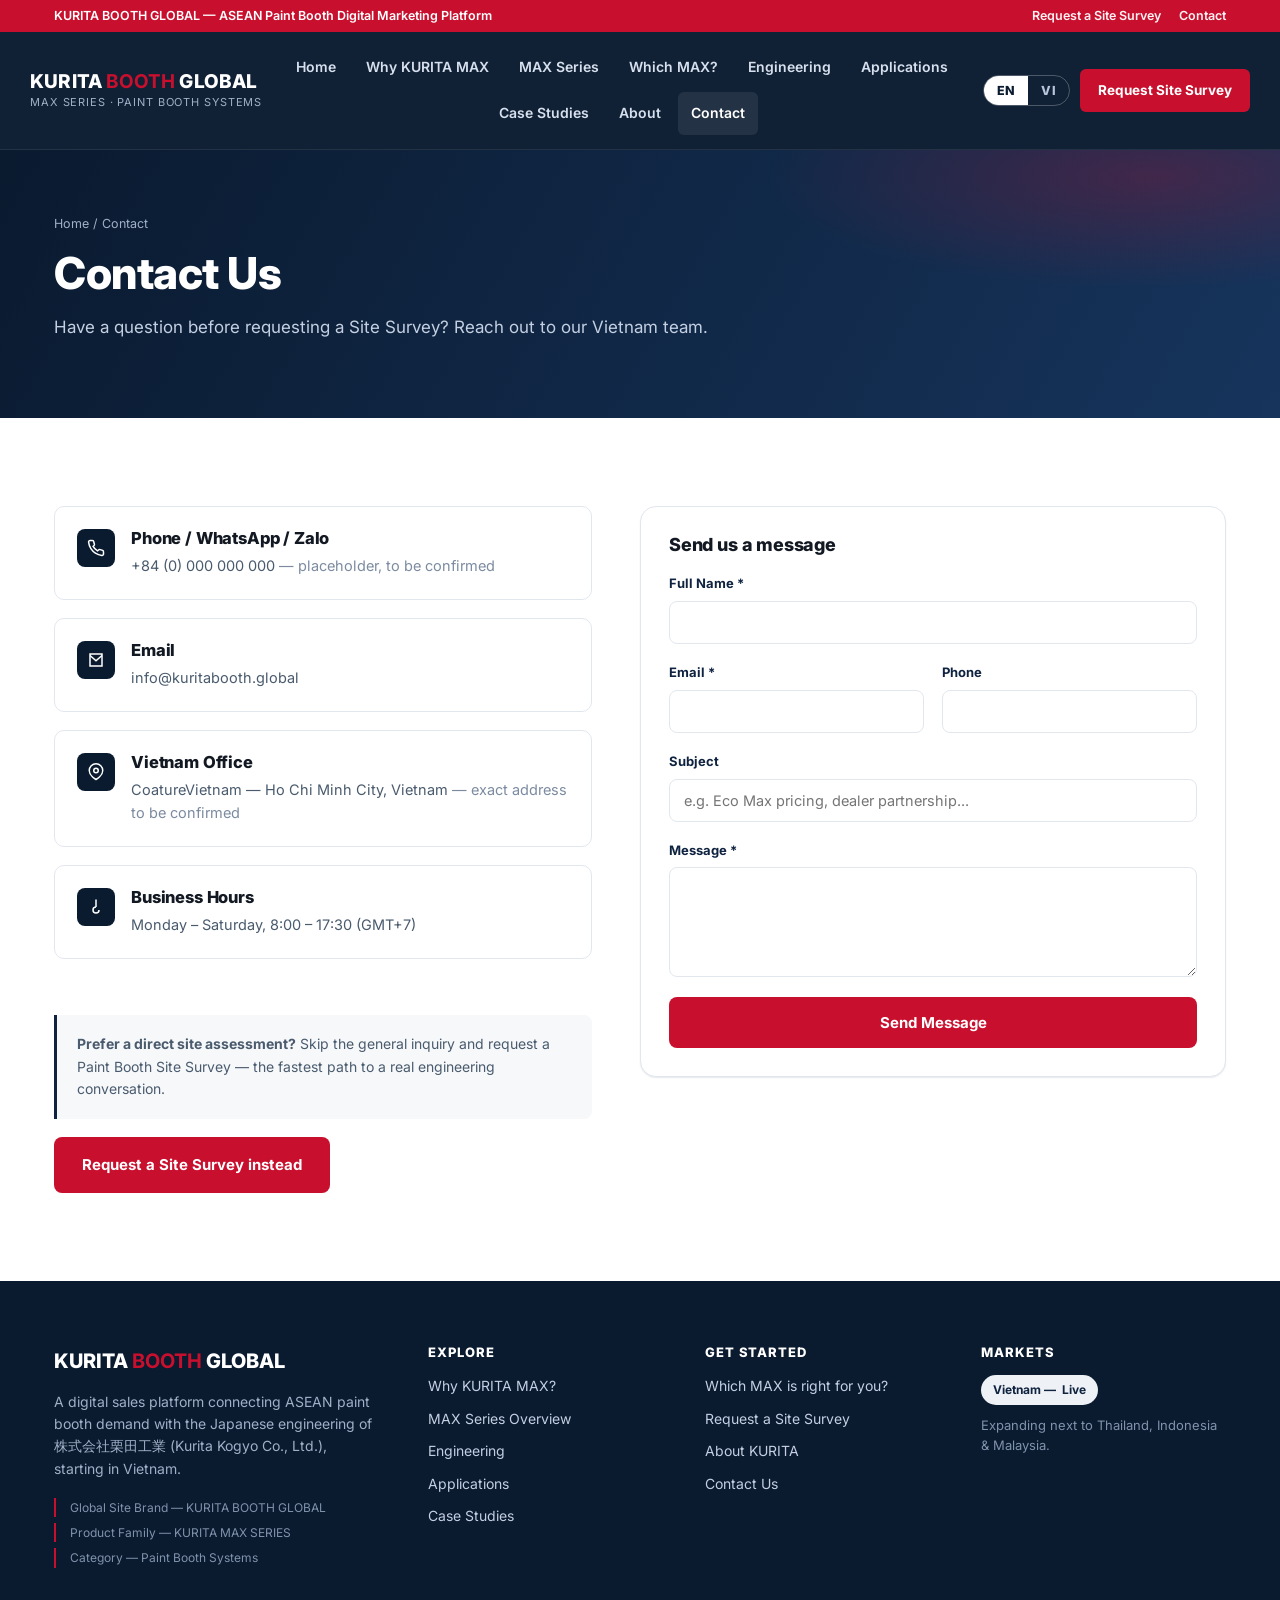
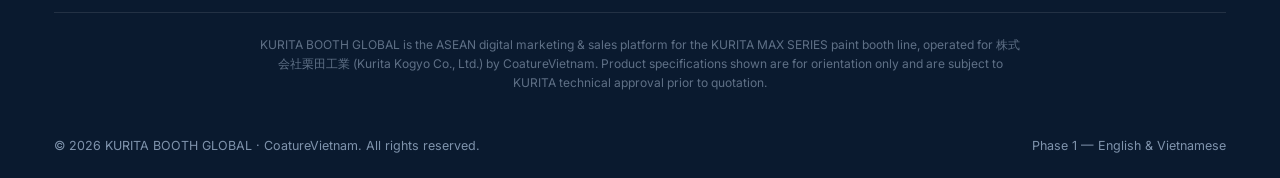
<file: contact.html>
<!DOCTYPE html>
<html lang="en" data-lang="en">
<head>
<meta charset="UTF-8">
<meta name="viewport" content="width=device-width, initial-scale=1.0">
<title>Contact | KURITA BOOTH GLOBAL</title>
<meta name="description" content="Contact CoatureVietnam for KURITA MAX SERIES paint booth inquiries in Vietnam.">
<link rel="preconnect" href="https://fonts.googleapis.com">
<link href="https://fonts.googleapis.com/css2?family=Inter:wght@400;500;600;700;800&display=swap" rel="stylesheet">
<link rel="stylesheet" href="assets/css/style.css">
</head>
<body>

<header class="site-header">
  <div class="topbar">
    <div class="container">
      <div class="topbar-links">
        <span class="lang-en">KURITA BOOTH GLOBAL — ASEAN Paint Booth Digital Marketing Platform</span>
        <span class="lang-vi">KURITA BOOTH GLOBAL — Nền tảng Digital Marketing Paint Booth cho ASEAN</span>
      </div>
      <div class="topbar-links">
        <a href="site-survey.html"><span class="lang-en">Request a Site Survey</span><span class="lang-vi">Yêu cầu Site Survey</span></a>
        <a href="contact.html"><span class="lang-en">Contact</span><span class="lang-vi">Liên hệ</span></a>
      </div>
    </div>
  </div>
  <div class="container nav-wrap">
    <a href="index.html" class="brand">
      <span class="brand-name">KURITA <b>BOOTH</b> GLOBAL</span>
      <span class="brand-sub">MAX Series · Paint Booth Systems</span>
    </a>
    <nav class="nav">
      <a href="index.html"><span class="lang-en">Home</span><span class="lang-vi">Trang chủ</span></a>
      <a href="why-kurita-max.html"><span class="lang-en">Why KURITA MAX</span><span class="lang-vi">Vì sao chọn KURITA MAX</span></a>
      <a href="max-series.html"><span class="lang-en">MAX Series</span><span class="lang-vi">Dòng MAX Series</span></a>
      <a href="which-max.html"><span class="lang-en">Which MAX?</span><span class="lang-vi">Chọn MAX nào?</span></a>
      <a href="engineering.html"><span class="lang-en">Engineering</span><span class="lang-vi">Kỹ thuật</span></a>
      <a href="applications.html"><span class="lang-en">Applications</span><span class="lang-vi">Ứng dụng</span></a>
      <a href="case-studies.html"><span class="lang-en">Case Studies</span><span class="lang-vi">Case Study</span></a>
      <a href="about.html"><span class="lang-en">About</span><span class="lang-vi">Giới thiệu</span></a>
      <a href="contact.html" class="active"><span class="lang-en">Contact</span><span class="lang-vi">Liên hệ</span></a>
    </nav>
    <div class="nav-actions">
      <div class="lang-toggle">
        <button data-set-lang="en">EN</button>
        <button data-set-lang="vi">VI</button>
      </div>
      <a href="site-survey.html" class="btn btn-primary btn-sm">
        <span class="lang-en">Request Site Survey</span><span class="lang-vi">Yêu cầu Site Survey</span>
      </a>
      <button class="nav-toggle" aria-label="Menu">
        <svg viewBox="0 0 24 24" fill="none" stroke="currentColor" stroke-width="2"><path d="M3 6h18M3 12h18M3 18h18"/></svg>
      </button>
    </div>
  </div>
</header>

<section class="page-hero">
  <div class="container">
    <div class="breadcrumb"><a href="index.html">Home</a> / <span class="lang-en">Contact</span><span class="lang-vi">Liên hệ</span></div>
    <h1><span class="lang-en">Contact Us</span><span class="lang-vi">Liên hệ</span></h1>
    <p><span class="lang-en">Have a question before requesting a Site Survey? Reach out to our Vietnam team.</span><span class="lang-vi">Có câu hỏi trước khi yêu cầu Site Survey? Liên hệ với đội ngũ của chúng tôi tại Vietnam.</span></p>
  </div>
</section>

<section class="section">
  <div class="container">
    <div class="two-col" style="align-items:flex-start">
      <div>
        <div class="grid" style="gap:18px">
          <div class="reason-item">
            <div class="reason-num">
              <svg viewBox="0 0 24 24" width="18" height="18" fill="none" stroke="currentColor" stroke-width="2"><path d="M22 16.92v3a2 2 0 0 1-2.18 2 19.79 19.79 0 0 1-8.63-3.07 19.5 19.5 0 0 1-6-6 19.79 19.79 0 0 1-3.07-8.67A2 2 0 0 1 4.11 2h3a2 2 0 0 1 2 1.72c.127.96.361 1.903.7 2.81a2 2 0 0 1-.45 2.11L8.09 9.91a16 16 0 0 0 6 6l1.27-1.27a2 2 0 0 1 2.11-.45c.907.339 1.85.573 2.81.7A2 2 0 0 1 22 16.92z"/></svg>
            </div>
            <div>
              <h3><span class="lang-en">Phone / WhatsApp / Zalo</span><span class="lang-vi">Điện thoại / WhatsApp / Zalo</span></h3>
              <p>+84 (0) 000 000 000 <span style="color:var(--steel-400)">— <span class="lang-en">placeholder, to be confirmed</span><span class="lang-vi">placeholder, sẽ cập nhật</span></span></p>
            </div>
          </div>
          <div class="reason-item">
            <div class="reason-num">
              <svg viewBox="0 0 24 24" width="18" height="18" fill="none" stroke="currentColor" stroke-width="2"><path d="M4 4h16v16H4z"/><path d="M4 6l8 7 8-7"/></svg>
            </div>
            <div>
              <h3>Email</h3>
              <p>info@kuritabooth.global</p>
            </div>
          </div>
          <div class="reason-item">
            <div class="reason-num">
              <svg viewBox="0 0 24 24" width="18" height="18" fill="none" stroke="currentColor" stroke-width="2"><path d="M21 10c0 7-9 12-9 12s-9-5-9-12a9 9 0 0 1 18 0z"/><circle cx="12" cy="10" r="3"/></svg>
            </div>
            <div>
              <h3><span class="lang-en">Vietnam Office</span><span class="lang-vi">Văn phòng tại Vietnam</span></h3>
              <p>CoatureVietnam — <span class="lang-en">Ho Chi Minh City, Vietnam</span><span class="lang-vi">Thành phố Hồ Chí Minh, Vietnam</span> <span style="color:var(--steel-400)">— <span class="lang-en">exact address to be confirmed</span><span class="lang-vi">địa chỉ chi tiết sẽ cập nhật</span></span></p>
            </div>
          </div>
          <div class="reason-item">
            <div class="reason-num">
              <svg viewBox="0 0 24 24" width="18" height="18" fill="none" stroke="currentColor" stroke-width="2"><path d="M12 2v10M12 12a4 4 0 1 0 4 4"/></svg>
            </div>
            <div>
              <h3><span class="lang-en">Business Hours</span><span class="lang-vi">Giờ làm việc</span></h3>
              <p><span class="lang-en">Monday – Saturday, 8:00 – 17:30 (GMT+7)</span><span class="lang-vi">Thứ Hai – Thứ Bảy, 8:00 – 17:30 (GMT+7)</span></p>
            </div>
          </div>
        </div>

        <div class="note-box mt-lg">
          <span class="lang-en"><b>Prefer a direct site assessment?</b> Skip the general inquiry and request a Paint Booth Site Survey — the fastest path to a real engineering conversation.</span>
          <span class="lang-vi"><b>Muốn được khảo sát trực tiếp?</b> Bỏ qua bước liên hệ chung và yêu cầu Site Survey cho Paint Booth — con đường nhanh nhất để có một cuộc trao đổi kỹ thuật thực sự.</span>
        </div>
        <a href="site-survey.html" class="btn btn-primary" style="margin-top:18px">
          <span class="lang-en">Request a Site Survey instead</span><span class="lang-vi">Yêu cầu Site Survey ngay</span>
        </a>
      </div>

      <form class="card" data-static-form>
        <h3 style="margin-bottom:18px"><span class="lang-en">Send us a message</span><span class="lang-vi">Gửi tin nhắn cho chúng tôi</span></h3>
        <div class="form-grid">
          <div class="field full">
            <label><span class="lang-en">Full Name</span><span class="lang-vi">Họ và tên</span> *</label>
            <input type="text" required>
          </div>
          <div class="field">
            <label>Email *</label>
            <input type="email" required>
          </div>
          <div class="field">
            <label><span class="lang-en">Phone</span><span class="lang-vi">Số điện thoại</span></label>
            <input type="tel">
          </div>
          <div class="field full">
            <label><span class="lang-en">Subject</span><span class="lang-vi">Chủ đề</span></label>
            <input type="text" placeholder="e.g. Eco Max pricing, dealer partnership...">
          </div>
          <div class="field full">
            <label><span class="lang-en">Message</span><span class="lang-vi">Nội dung</span> *</label>
            <textarea required></textarea>
          </div>
        </div>
        <button type="submit" class="btn btn-primary btn-block" style="margin-top:20px">
          <span class="lang-en">Send Message</span><span class="lang-vi">Gửi tin nhắn</span>
        </button>
        <p class="form-success" style="display:none;margin-top:16px;color:var(--acc-eco);font-weight:700;text-align:center">
          <span class="lang-en">Thank you — this is a prototype form. A live version will route to CoatureVietnam's team.</span>
          <span class="lang-vi">Cảm ơn bạn — đây là form dạng mẫu (prototype). Phiên bản chính thức sẽ được kết nối đến đội ngũ CoatureVietnam.</span>
        </p>
      </form>
    </div>
  </div>
</section>

<footer class="site-footer">
  <div class="container">
    <div class="footer-grid">
      <div class="footer-col">
        <div class="footer-brand-name">KURITA <b>BOOTH</b> GLOBAL</div>
        <p class="footer-desc">
          <span class="lang-en">A digital sales platform connecting ASEAN paint booth demand with the Japanese engineering of 株式会社栗田工業 (Kurita Kogyo Co., Ltd.), starting in Vietnam.</span>
          <span class="lang-vi">Nền tảng bán hàng số kết nối nhu cầu Paint Booth tại ASEAN với năng lực kỹ thuật Nhật Bản của 株式会社栗田工業 (Kurita Kogyo Co., Ltd.), khởi đầu tại Vietnam.</span>
        </p>
        <div class="footer-tiers">
          <span>Global Site Brand — KURITA BOOTH GLOBAL</span>
          <span>Product Family — KURITA MAX SERIES</span>
          <span>Category — Paint Booth Systems</span>
        </div>
      </div>
      <div class="footer-col">
        <h4><span class="lang-en">Explore</span><span class="lang-vi">Khám phá</span></h4>
        <ul>
          <li><a href="why-kurita-max.html"><span class="lang-en">Why KURITA MAX?</span><span class="lang-vi">Vì sao chọn KURITA MAX?</span></a></li>
          <li><a href="max-series.html"><span class="lang-en">MAX Series Overview</span><span class="lang-vi">Tổng quan MAX Series</span></a></li>
          <li><a href="engineering.html"><span class="lang-en">Engineering</span><span class="lang-vi">Kỹ thuật</span></a></li>
          <li><a href="applications.html"><span class="lang-en">Applications</span><span class="lang-vi">Ứng dụng</span></a></li>
          <li><a href="case-studies.html"><span class="lang-en">Case Studies</span><span class="lang-vi">Case Study</span></a></li>
        </ul>
      </div>
      <div class="footer-col">
        <h4><span class="lang-en">Get Started</span><span class="lang-vi">Bắt đầu</span></h4>
        <ul>
          <li><a href="which-max.html"><span class="lang-en">Which MAX is right for you?</span><span class="lang-vi">MAX nào phù hợp với bạn?</span></a></li>
          <li><a href="site-survey.html"><span class="lang-en">Request a Site Survey</span><span class="lang-vi">Yêu cầu Site Survey</span></a></li>
          <li><a href="about.html"><span class="lang-en">About KURITA</span><span class="lang-vi">Về KURITA</span></a></li>
          <li><a href="contact.html"><span class="lang-en">Contact Us</span><span class="lang-vi">Liên hệ</span></a></li>
        </ul>
      </div>
      <div class="footer-col">
        <h4><span class="lang-en">Markets</span><span class="lang-vi">Thị trường</span></h4>
        <ul>
          <li><span class="badge-phase">Vietnam — <span class="lang-en">Live</span><span class="lang-vi">Đang triển khai</span></span></li>
          <li style="margin-top:10px;color:#7f93ac;font-size:13px">
            <span class="lang-en">Expanding next to Thailand, Indonesia &amp; Malaysia.</span>
            <span class="lang-vi">Mở rộng tiếp theo sang Thailand, Indonesia &amp; Malaysia.</span>
          </li>
        </ul>
      </div>
    </div>
    <p class="footer-disclaimer" style="padding-top:22px">
      <span class="lang-en">KURITA BOOTH GLOBAL is the ASEAN digital marketing &amp; sales platform for the KURITA MAX SERIES paint booth line, operated for 株式会社栗田工業 (Kurita Kogyo Co., Ltd.) by CoatureVietnam. Product specifications shown are for orientation only and are subject to KURITA technical approval prior to quotation.</span>
      <span class="lang-vi">KURITA BOOTH GLOBAL là nền tảng digital marketing &amp; bán hàng tại ASEAN cho dòng Paint Booth KURITA MAX SERIES, được CoatureVietnam vận hành cho 株式会社栗田工業 (Kurita Kogyo Co., Ltd.). Thông số sản phẩm hiển thị chỉ mang tính định hướng và cần được KURITA xác nhận kỹ thuật trước khi báo giá chính thức.</span>
    </p>
    <div class="footer-bottom">
      <span>© <span data-year></span> KURITA BOOTH GLOBAL · CoatureVietnam. <span class="lang-en">All rights reserved.</span><span class="lang-vi">Bảo lưu mọi quyền.</span></span>
      <span><span class="lang-en">Phase 1 — English &amp; Vietnamese</span><span class="lang-vi">Giai đoạn 1 — Tiếng Anh &amp; Tiếng Việt</span></span>
    </div>
  </div>
</footer>
<script src="assets/js/main.js"></script>
</body>
</html>
</file>
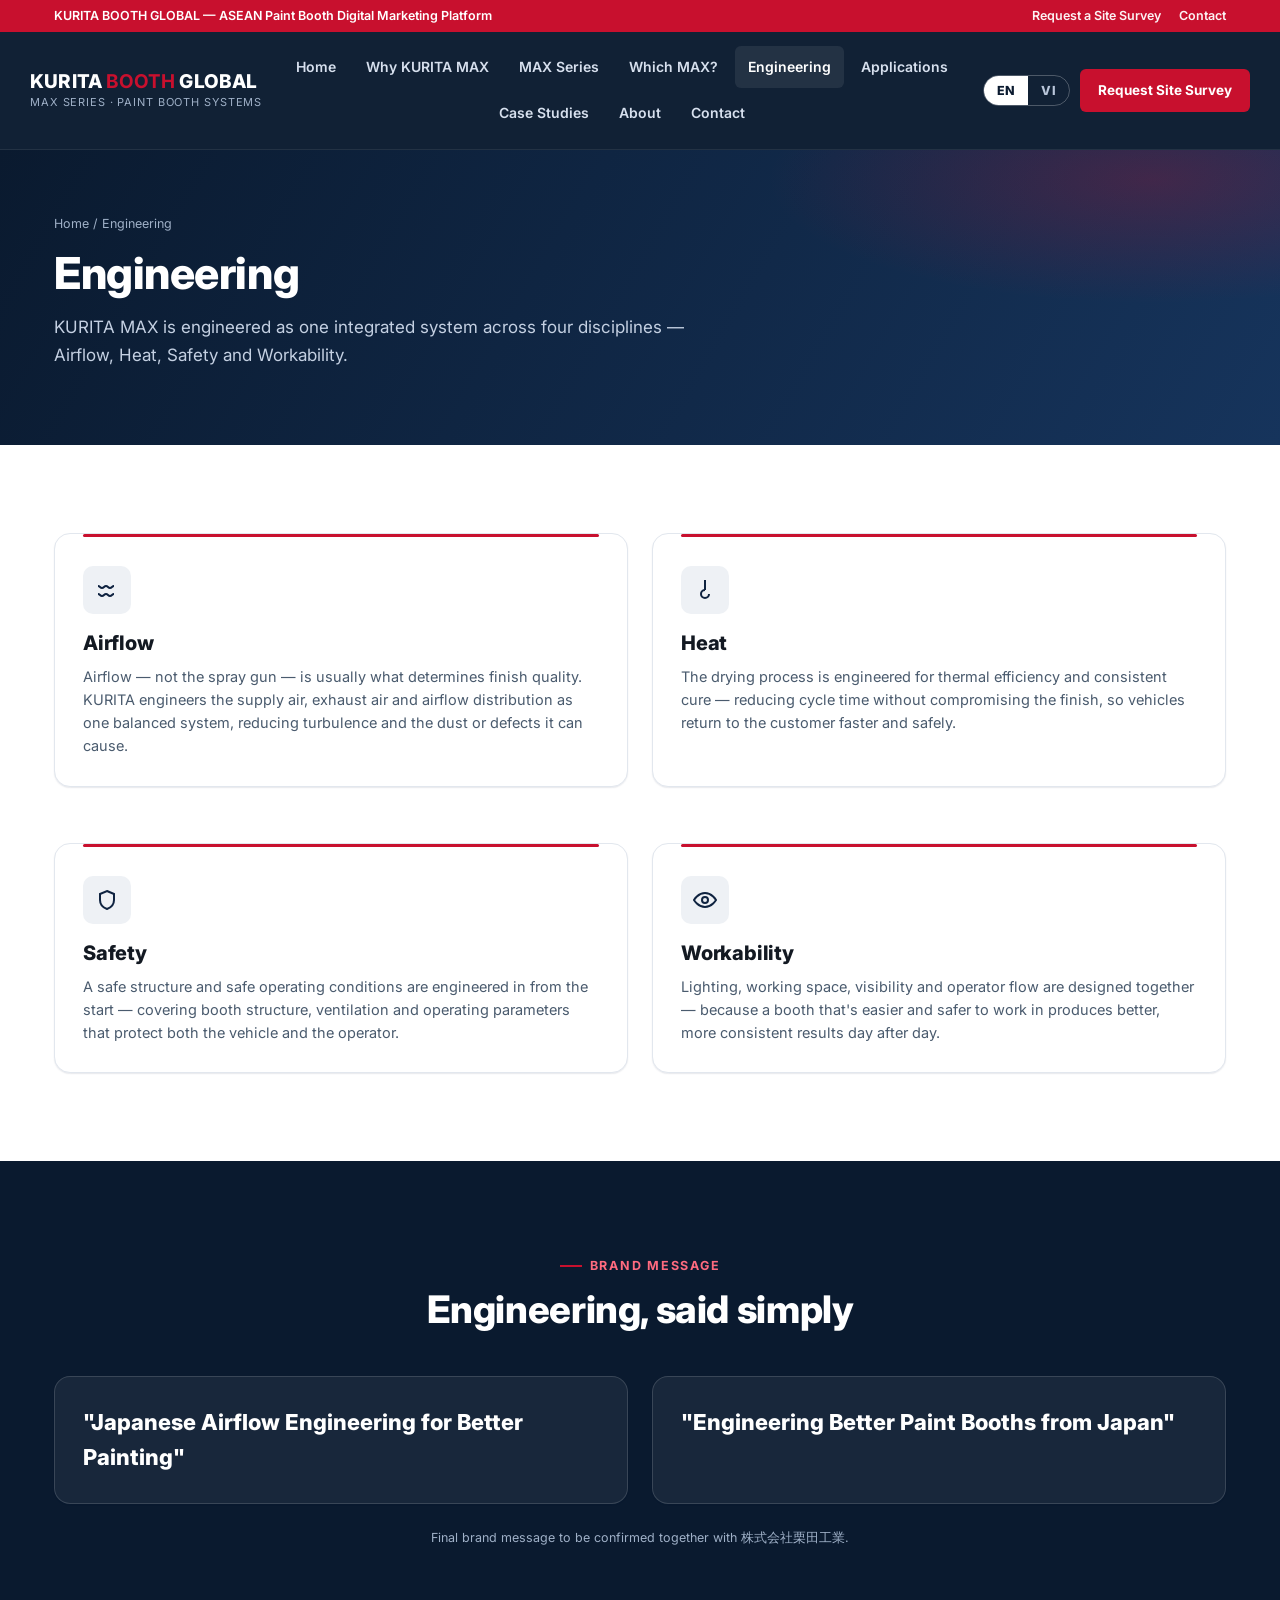
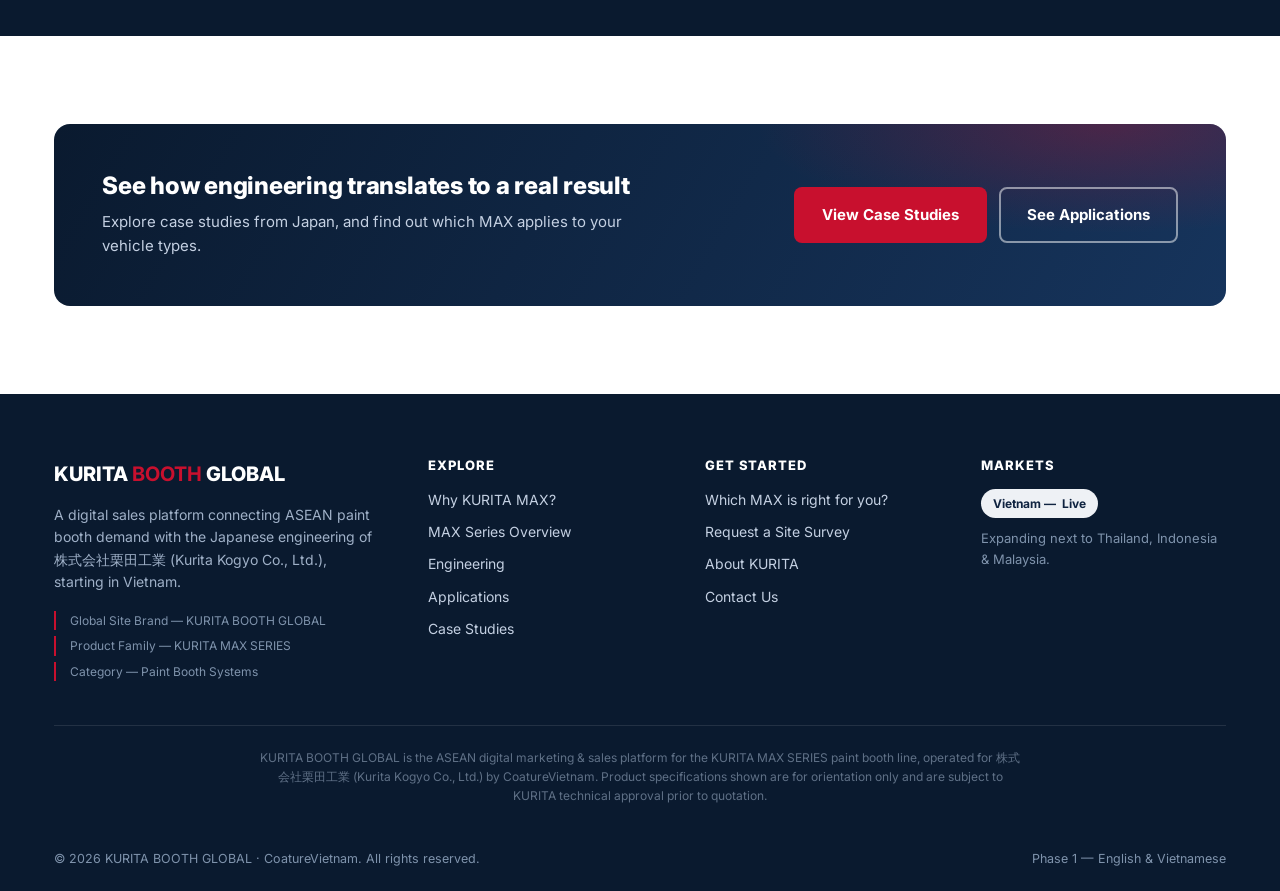
<file: engineering.html>
<!DOCTYPE html>
<html lang="en" data-lang="en">
<head>
<meta charset="UTF-8">
<meta name="viewport" content="width=device-width, initial-scale=1.0">
<title>Engineering — Airflow, Heat, Safety &amp; Workability | KURITA BOOTH GLOBAL</title>
<meta name="description" content="How KURITA MAX paint booths engineer airflow, heat, safety and workability as one integrated system.">
<link rel="preconnect" href="https://fonts.googleapis.com">
<link href="https://fonts.googleapis.com/css2?family=Inter:wght@400;500;600;700;800&display=swap" rel="stylesheet">
<link rel="stylesheet" href="assets/css/style.css">
</head>
<body>

<header class="site-header">
  <div class="topbar">
    <div class="container">
      <div class="topbar-links">
        <span class="lang-en">KURITA BOOTH GLOBAL — ASEAN Paint Booth Digital Marketing Platform</span>
        <span class="lang-vi">KURITA BOOTH GLOBAL — Nền tảng Digital Marketing Paint Booth cho ASEAN</span>
      </div>
      <div class="topbar-links">
        <a href="site-survey.html"><span class="lang-en">Request a Site Survey</span><span class="lang-vi">Yêu cầu Site Survey</span></a>
        <a href="contact.html"><span class="lang-en">Contact</span><span class="lang-vi">Liên hệ</span></a>
      </div>
    </div>
  </div>
  <div class="container nav-wrap">
    <a href="index.html" class="brand">
      <span class="brand-name">KURITA <b>BOOTH</b> GLOBAL</span>
      <span class="brand-sub">MAX Series · Paint Booth Systems</span>
    </a>
    <nav class="nav">
      <a href="index.html"><span class="lang-en">Home</span><span class="lang-vi">Trang chủ</span></a>
      <a href="why-kurita-max.html"><span class="lang-en">Why KURITA MAX</span><span class="lang-vi">Vì sao chọn KURITA MAX</span></a>
      <a href="max-series.html"><span class="lang-en">MAX Series</span><span class="lang-vi">Dòng MAX Series</span></a>
      <a href="which-max.html"><span class="lang-en">Which MAX?</span><span class="lang-vi">Chọn MAX nào?</span></a>
      <a href="engineering.html" class="active"><span class="lang-en">Engineering</span><span class="lang-vi">Kỹ thuật</span></a>
      <a href="applications.html"><span class="lang-en">Applications</span><span class="lang-vi">Ứng dụng</span></a>
      <a href="case-studies.html"><span class="lang-en">Case Studies</span><span class="lang-vi">Case Study</span></a>
      <a href="about.html"><span class="lang-en">About</span><span class="lang-vi">Giới thiệu</span></a>
      <a href="contact.html"><span class="lang-en">Contact</span><span class="lang-vi">Liên hệ</span></a>
    </nav>
    <div class="nav-actions">
      <div class="lang-toggle">
        <button data-set-lang="en">EN</button>
        <button data-set-lang="vi">VI</button>
      </div>
      <a href="site-survey.html" class="btn btn-primary btn-sm">
        <span class="lang-en">Request Site Survey</span><span class="lang-vi">Yêu cầu Site Survey</span>
      </a>
      <button class="nav-toggle" aria-label="Menu">
        <svg viewBox="0 0 24 24" fill="none" stroke="currentColor" stroke-width="2"><path d="M3 6h18M3 12h18M3 18h18"/></svg>
      </button>
    </div>
  </div>
</header>

<section class="page-hero">
  <div class="container">
    <div class="breadcrumb"><a href="index.html">Home</a> / <span class="lang-en">Engineering</span><span class="lang-vi">Kỹ thuật</span></div>
    <h1><span class="lang-en">Engineering</span><span class="lang-vi">Kỹ thuật</span></h1>
    <p><span class="lang-en">KURITA MAX is engineered as one integrated system across four disciplines — Airflow, Heat, Safety and Workability.</span><span class="lang-vi">KURITA MAX được thiết kế kỹ thuật như một hệ thống tích hợp gồm bốn yếu tố — Luồng khí, Nhiệt, An toàn và Khả năng thao tác.</span></p>
  </div>
</section>

<section class="section">
  <div class="container">
    <div class="grid grid-2" style="row-gap:56px">

      <div class="card pillar-card">
        <div class="card-icon"><svg viewBox="0 0 24 24" fill="none" stroke="currentColor" stroke-width="2"><path d="M3 8c2 0 2 2 4 2s2-2 4-2 2 2 4 2 2-2 4-2M3 16c2 0 2 2 4 2s2-2 4-2 2 2 4 2 2-2 4-2"/></svg></div>
        <h3 style="font-size:20px"><span class="lang-en">Airflow</span><span class="lang-vi">Luồng khí</span></h3>
        <p style="margin-top:10px">
          <span class="lang-en">Airflow — not the spray gun — is usually what determines finish quality. KURITA engineers the supply air, exhaust air and airflow distribution as one balanced system, reducing turbulence and the dust or defects it can cause.</span>
          <span class="lang-vi">Luồng khí — chứ không phải súng phun sơn — thường là yếu tố quyết định chất lượng bề mặt. KURITA thiết kế cấp khí, hút khí và phân bố luồng khí như một hệ thống cân bằng thống nhất, giảm nhiễu loạn và các lỗi bụi/bề mặt do nhiễu loạn gây ra.</span>
        </p>
      </div>

      <div class="card pillar-card">
        <div class="card-icon"><svg viewBox="0 0 24 24" fill="none" stroke="currentColor" stroke-width="2"><path d="M12 2v10M12 12a4 4 0 1 0 4 4"/></svg></div>
        <h3 style="font-size:20px"><span class="lang-en">Heat</span><span class="lang-vi">Nhiệt</span></h3>
        <p style="margin-top:10px">
          <span class="lang-en">The drying process is engineered for thermal efficiency and consistent cure — reducing cycle time without compromising the finish, so vehicles return to the customer faster and safely.</span>
          <span class="lang-vi">Quy trình sấy được thiết kế để đạt hiệu quả nhiệt và độ đóng rắn đồng đều — rút ngắn thời gian chu trình mà không ảnh hưởng đến chất lượng bề mặt, giúp xe được bàn giao lại cho khách hàng nhanh hơn và an toàn hơn.</span>
        </p>
      </div>

      <div class="card pillar-card">
        <div class="card-icon"><svg viewBox="0 0 24 24" fill="none" stroke="currentColor" stroke-width="2"><path d="M12 3l7 3v6c0 4.5-3 7.5-7 9-4-1.5-7-4.5-7-9V6z"/></svg></div>
        <h3 style="font-size:20px"><span class="lang-en">Safety</span><span class="lang-vi">An toàn</span></h3>
        <p style="margin-top:10px">
          <span class="lang-en">A safe structure and safe operating conditions are engineered in from the start — covering booth structure, ventilation and operating parameters that protect both the vehicle and the operator.</span>
          <span class="lang-vi">Cấu trúc an toàn và điều kiện vận hành an toàn được thiết kế ngay từ đầu — bao gồm kết cấu booth, thông gió và các thông số vận hành nhằm bảo vệ cả xe và người vận hành.</span>
        </p>
      </div>

      <div class="card pillar-card">
        <div class="card-icon"><svg viewBox="0 0 24 24" fill="none" stroke="currentColor" stroke-width="2"><path d="M1 12s4-7 11-7 11 7 11 7-4 7-11 7-11-7-11-7z"/><circle cx="12" cy="12" r="3"/></svg></div>
        <h3 style="font-size:20px"><span class="lang-en">Workability</span><span class="lang-vi">Khả năng thao tác</span></h3>
        <p style="margin-top:10px">
          <span class="lang-en">Lighting, working space, visibility and operator flow are designed together — because a booth that's easier and safer to work in produces better, more consistent results day after day.</span>
          <span class="lang-vi">Ánh sáng, không gian thao tác, tầm nhìn và đường di chuyển của người vận hành được thiết kế đồng bộ với nhau — vì một booth dễ và an toàn khi thao tác sẽ cho kết quả tốt hơn và ổn định hơn mỗi ngày.</span>
        </p>
      </div>

    </div>
  </div>
</section>

<section class="section section--navy">
  <div class="container">
    <div class="section-head center">
      <span class="eyebrow"><span class="lang-en">Brand Message</span><span class="lang-vi">Thông điệp Thương hiệu</span></span>
      <h2 class="section-title"><span class="lang-en">Engineering, said simply</span><span class="lang-vi">Kỹ thuật, được nói một cách đơn giản</span></h2>
    </div>
    <div class="grid grid-2">
      <div class="card" style="background:rgba(255,255,255,.06);border-color:rgba(255,255,255,.14)">
        <p style="font-size:22px;font-weight:800;color:#fff">"Japanese Airflow Engineering for Better Painting"</p>
      </div>
      <div class="card" style="background:rgba(255,255,255,.06);border-color:rgba(255,255,255,.14)">
        <p style="font-size:22px;font-weight:800;color:#fff">"Engineering Better Paint Booths from Japan"</p>
      </div>
    </div>
    <p class="center form-note" style="margin-top:24px;color:#9fb0c7">
      <span class="lang-en">Final brand message to be confirmed together with 株式会社栗田工業.</span>
      <span class="lang-vi">Thông điệp thương hiệu cuối cùng sẽ được thống nhất cùng 株式会社栗田工業.</span>
    </p>
  </div>
</section>

<section class="section">
  <div class="container">
    <div class="cta-banner">
      <div class="cta-banner-text">
        <h3><span class="lang-en">See how engineering translates to a real result</span><span class="lang-vi">Xem kỹ thuật chuyển hóa thành kết quả thực tế như thế nào</span></h3>
        <p><span class="lang-en">Explore case studies from Japan, and find out which MAX applies to your vehicle types.</span><span class="lang-vi">Khám phá các case study từ Nhật Bản, và tìm hiểu MAX nào phù hợp với loại xe của bạn.</span></p>
      </div>
      <div class="cta-banner-actions">
        <a href="case-studies.html" class="btn btn-primary"><span class="lang-en">View Case Studies</span><span class="lang-vi">Xem Case Study</span></a>
        <a href="applications.html" class="btn btn-secondary"><span class="lang-en">See Applications</span><span class="lang-vi">Xem Ứng dụng</span></a>
      </div>
    </div>
  </div>
</section>

<footer class="site-footer">
  <div class="container">
    <div class="footer-grid">
      <div class="footer-col">
        <div class="footer-brand-name">KURITA <b>BOOTH</b> GLOBAL</div>
        <p class="footer-desc">
          <span class="lang-en">A digital sales platform connecting ASEAN paint booth demand with the Japanese engineering of 株式会社栗田工業 (Kurita Kogyo Co., Ltd.), starting in Vietnam.</span>
          <span class="lang-vi">Nền tảng bán hàng số kết nối nhu cầu Paint Booth tại ASEAN với năng lực kỹ thuật Nhật Bản của 株式会社栗田工業 (Kurita Kogyo Co., Ltd.), khởi đầu tại Vietnam.</span>
        </p>
        <div class="footer-tiers">
          <span>Global Site Brand — KURITA BOOTH GLOBAL</span>
          <span>Product Family — KURITA MAX SERIES</span>
          <span>Category — Paint Booth Systems</span>
        </div>
      </div>
      <div class="footer-col">
        <h4><span class="lang-en">Explore</span><span class="lang-vi">Khám phá</span></h4>
        <ul>
          <li><a href="why-kurita-max.html"><span class="lang-en">Why KURITA MAX?</span><span class="lang-vi">Vì sao chọn KURITA MAX?</span></a></li>
          <li><a href="max-series.html"><span class="lang-en">MAX Series Overview</span><span class="lang-vi">Tổng quan MAX Series</span></a></li>
          <li><a href="engineering.html"><span class="lang-en">Engineering</span><span class="lang-vi">Kỹ thuật</span></a></li>
          <li><a href="applications.html"><span class="lang-en">Applications</span><span class="lang-vi">Ứng dụng</span></a></li>
          <li><a href="case-studies.html"><span class="lang-en">Case Studies</span><span class="lang-vi">Case Study</span></a></li>
        </ul>
      </div>
      <div class="footer-col">
        <h4><span class="lang-en">Get Started</span><span class="lang-vi">Bắt đầu</span></h4>
        <ul>
          <li><a href="which-max.html"><span class="lang-en">Which MAX is right for you?</span><span class="lang-vi">MAX nào phù hợp với bạn?</span></a></li>
          <li><a href="site-survey.html"><span class="lang-en">Request a Site Survey</span><span class="lang-vi">Yêu cầu Site Survey</span></a></li>
          <li><a href="about.html"><span class="lang-en">About KURITA</span><span class="lang-vi">Về KURITA</span></a></li>
          <li><a href="contact.html"><span class="lang-en">Contact Us</span><span class="lang-vi">Liên hệ</span></a></li>
        </ul>
      </div>
      <div class="footer-col">
        <h4><span class="lang-en">Markets</span><span class="lang-vi">Thị trường</span></h4>
        <ul>
          <li><span class="badge-phase">Vietnam — <span class="lang-en">Live</span><span class="lang-vi">Đang triển khai</span></span></li>
          <li style="margin-top:10px;color:#7f93ac;font-size:13px">
            <span class="lang-en">Expanding next to Thailand, Indonesia &amp; Malaysia.</span>
            <span class="lang-vi">Mở rộng tiếp theo sang Thailand, Indonesia &amp; Malaysia.</span>
          </li>
        </ul>
      </div>
    </div>
    <p class="footer-disclaimer" style="padding-top:22px">
      <span class="lang-en">KURITA BOOTH GLOBAL is the ASEAN digital marketing &amp; sales platform for the KURITA MAX SERIES paint booth line, operated for 株式会社栗田工業 (Kurita Kogyo Co., Ltd.) by CoatureVietnam. Product specifications shown are for orientation only and are subject to KURITA technical approval prior to quotation.</span>
      <span class="lang-vi">KURITA BOOTH GLOBAL là nền tảng digital marketing &amp; bán hàng tại ASEAN cho dòng Paint Booth KURITA MAX SERIES, được CoatureVietnam vận hành cho 株式会社栗田工業 (Kurita Kogyo Co., Ltd.). Thông số sản phẩm hiển thị chỉ mang tính định hướng và cần được KURITA xác nhận kỹ thuật trước khi báo giá chính thức.</span>
    </p>
    <div class="footer-bottom">
      <span>© <span data-year></span> KURITA BOOTH GLOBAL · CoatureVietnam. <span class="lang-en">All rights reserved.</span><span class="lang-vi">Bảo lưu mọi quyền.</span></span>
      <span><span class="lang-en">Phase 1 — English &amp; Vietnamese</span><span class="lang-vi">Giai đoạn 1 — Tiếng Anh &amp; Tiếng Việt</span></span>
    </div>
  </div>
</footer>
<script src="assets/js/main.js"></script>
</body>
</html>
</file>
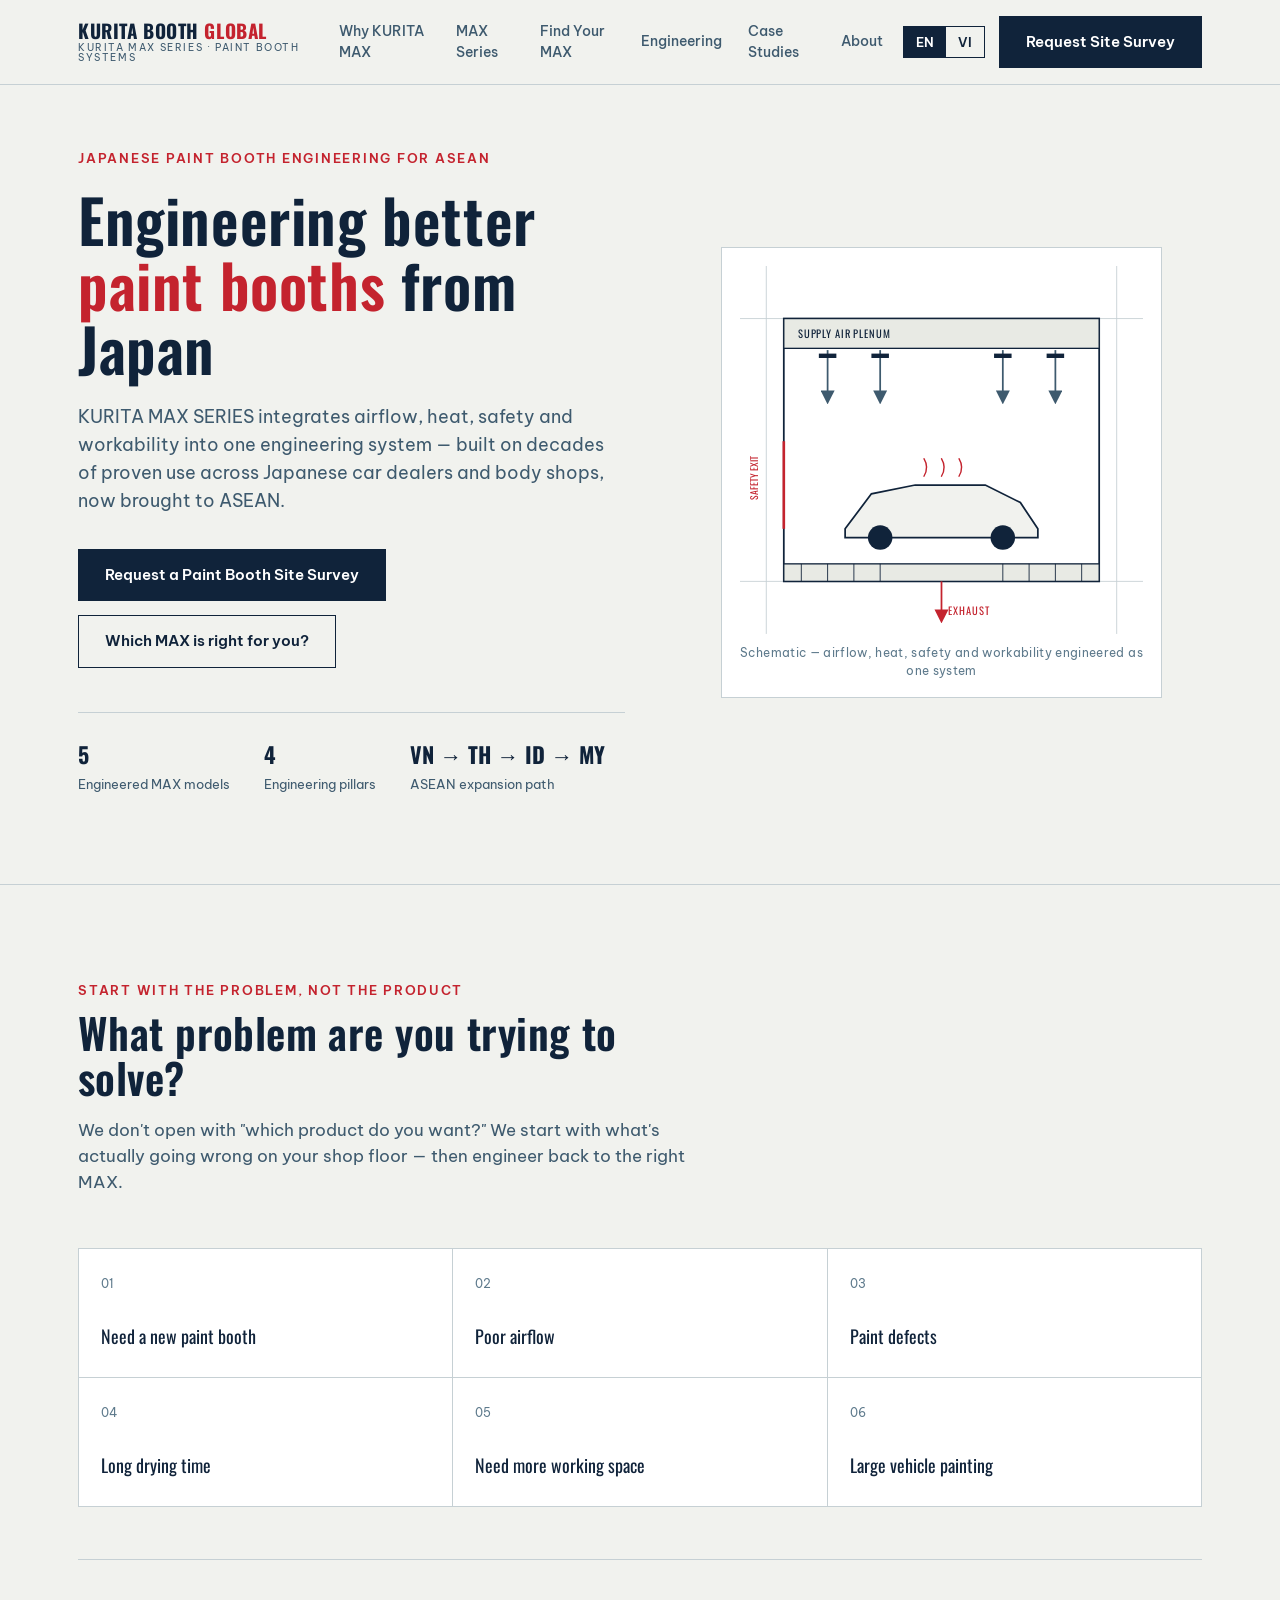
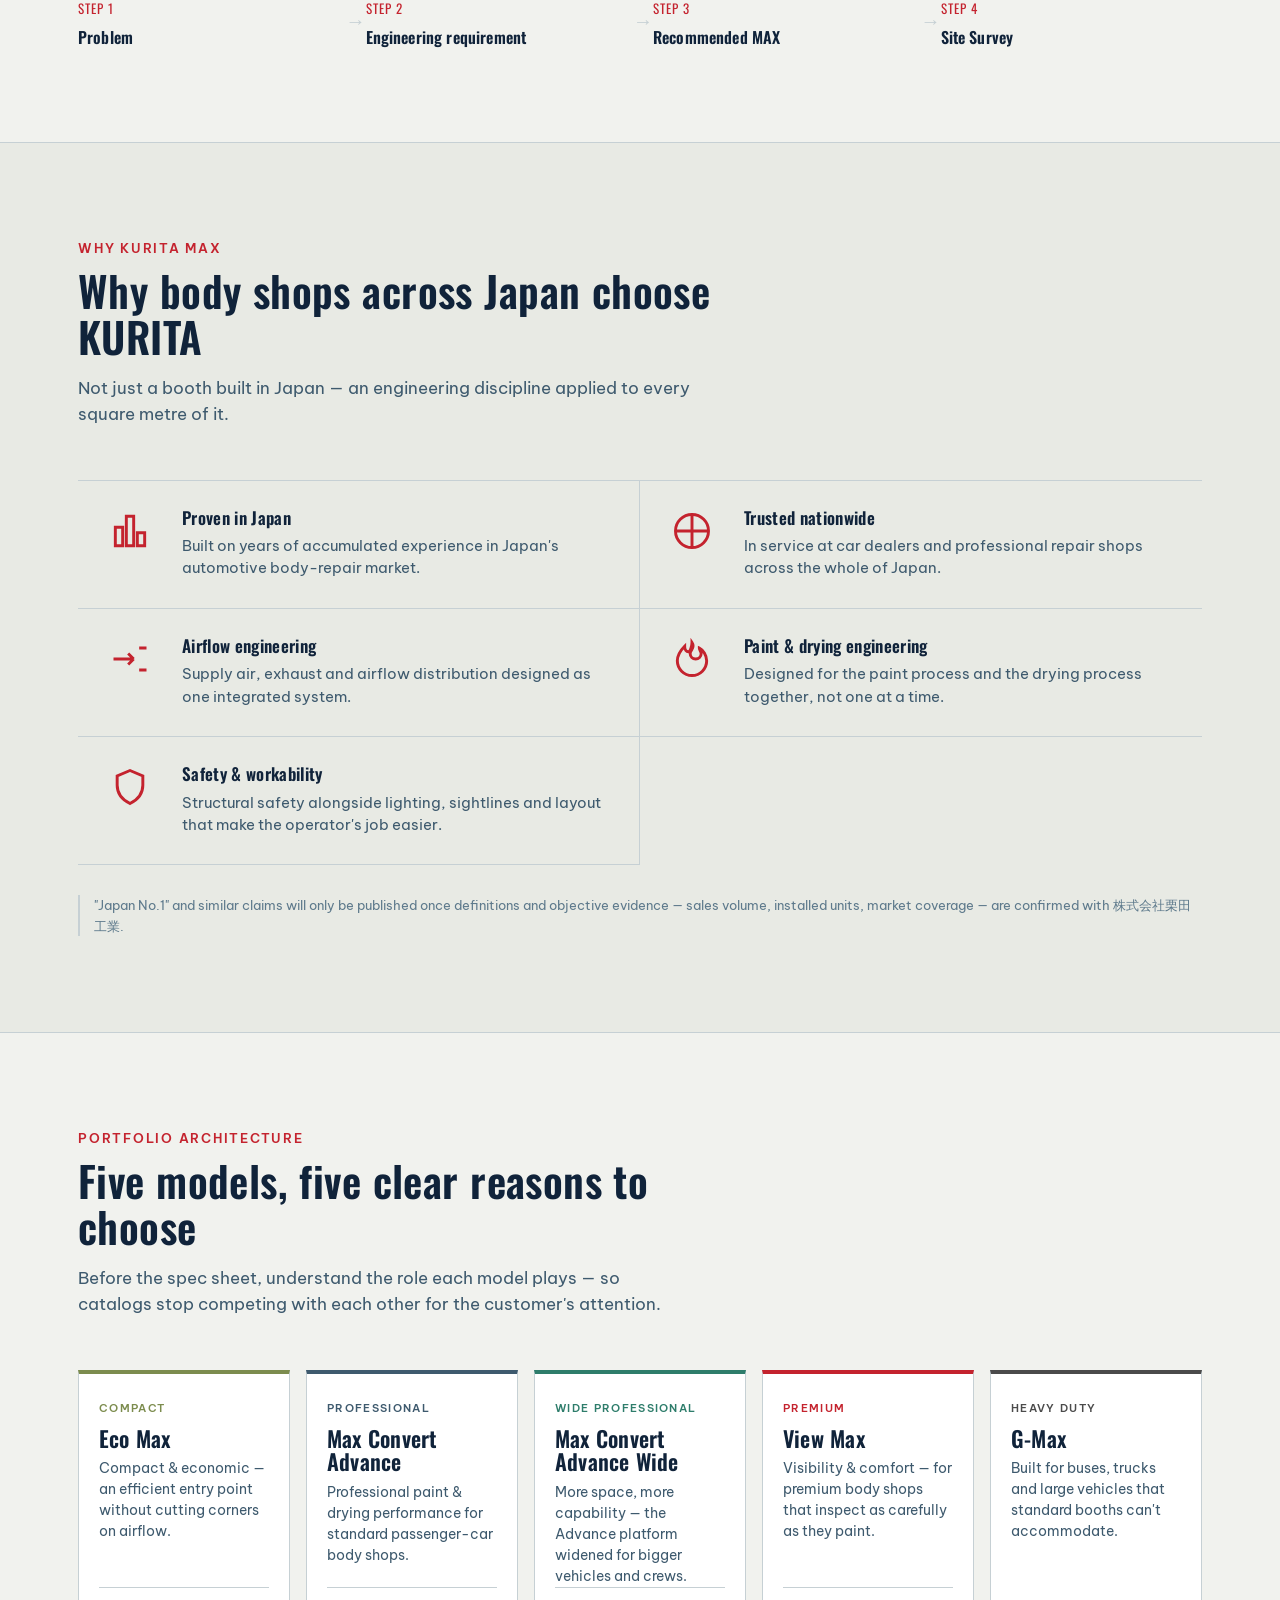
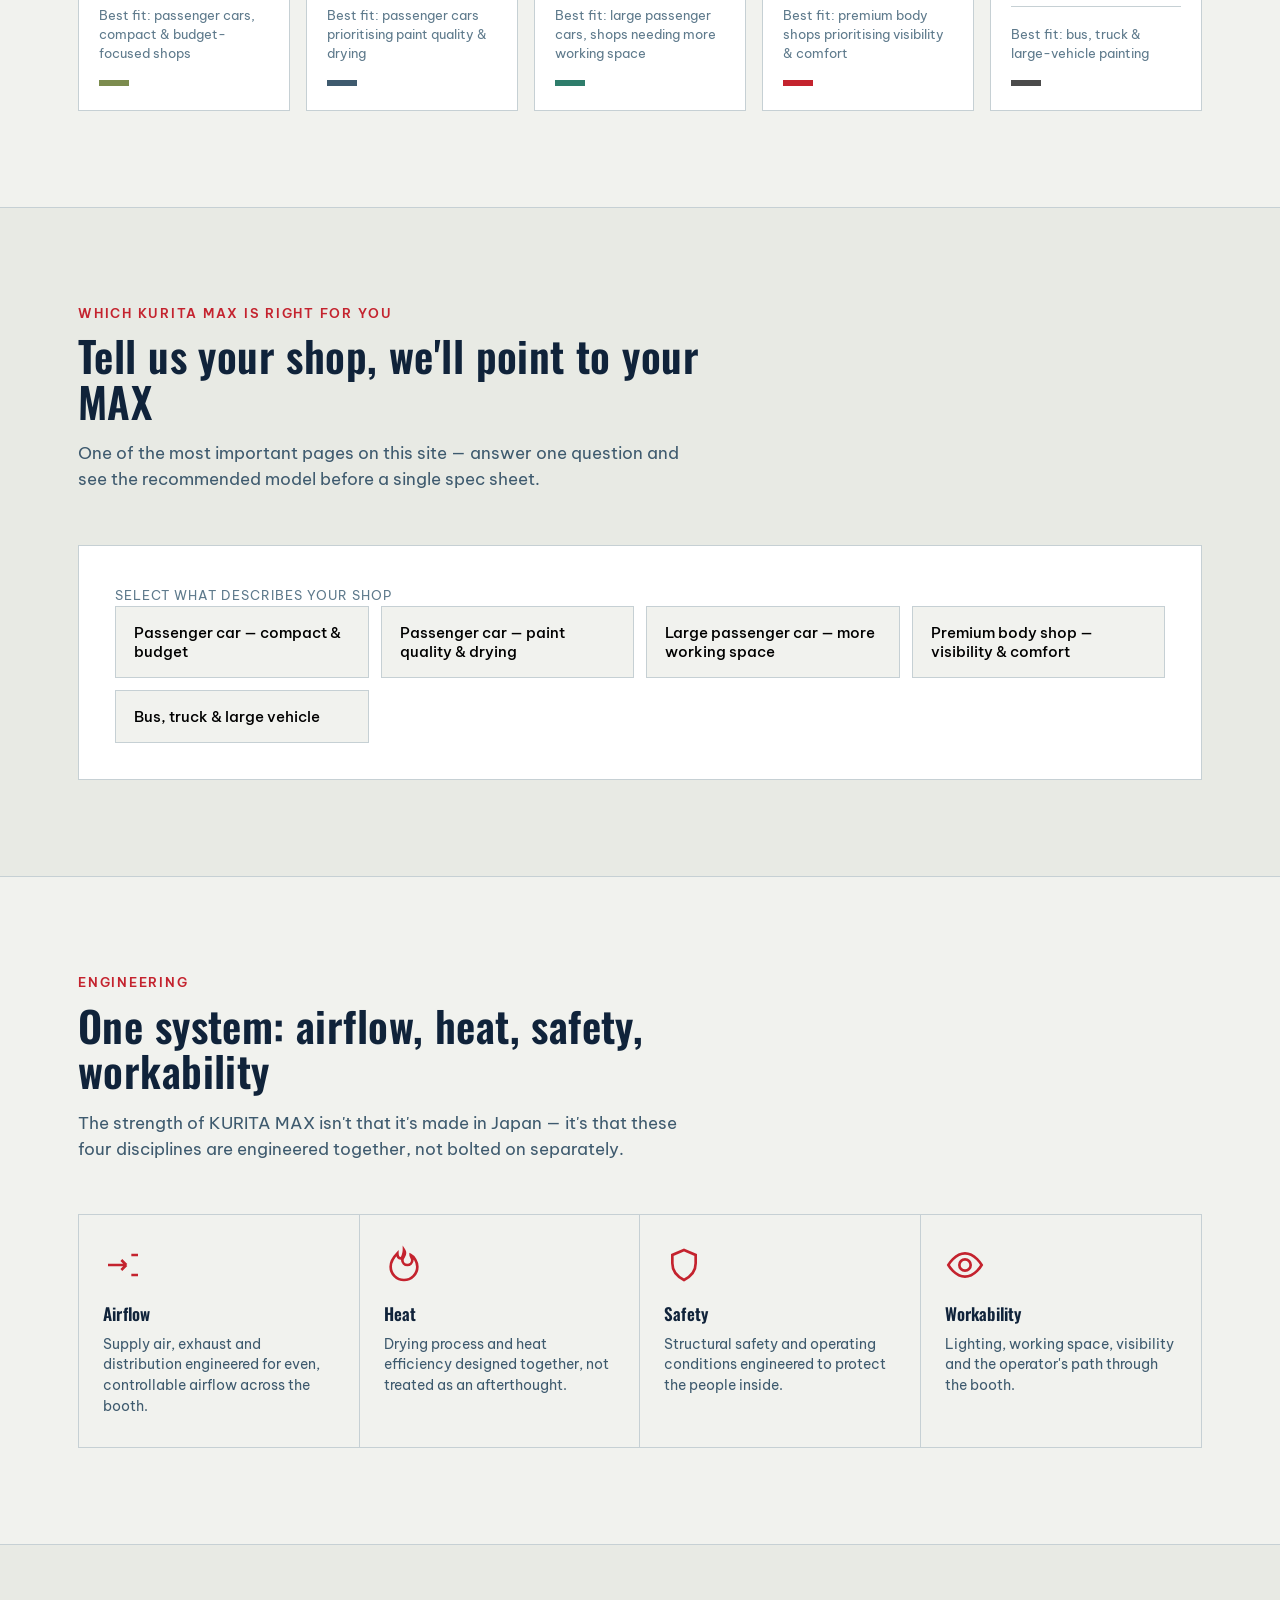
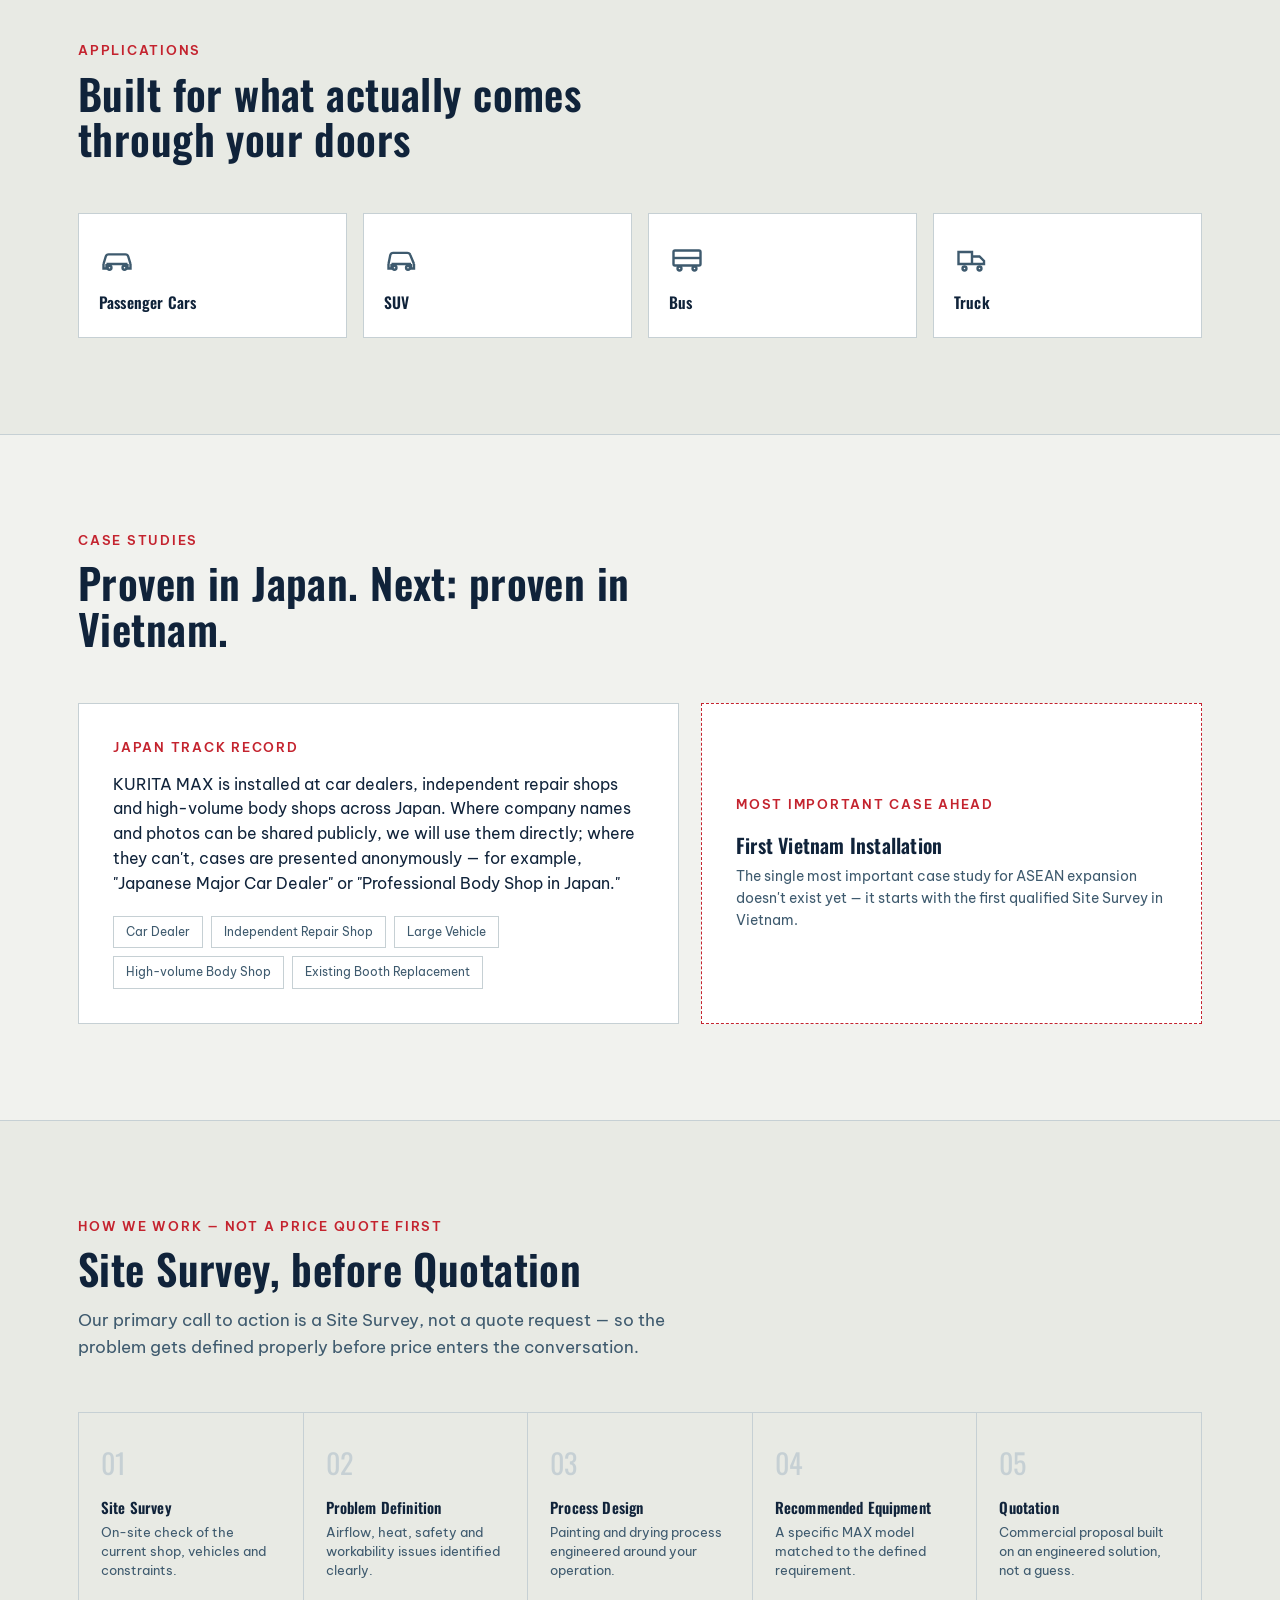
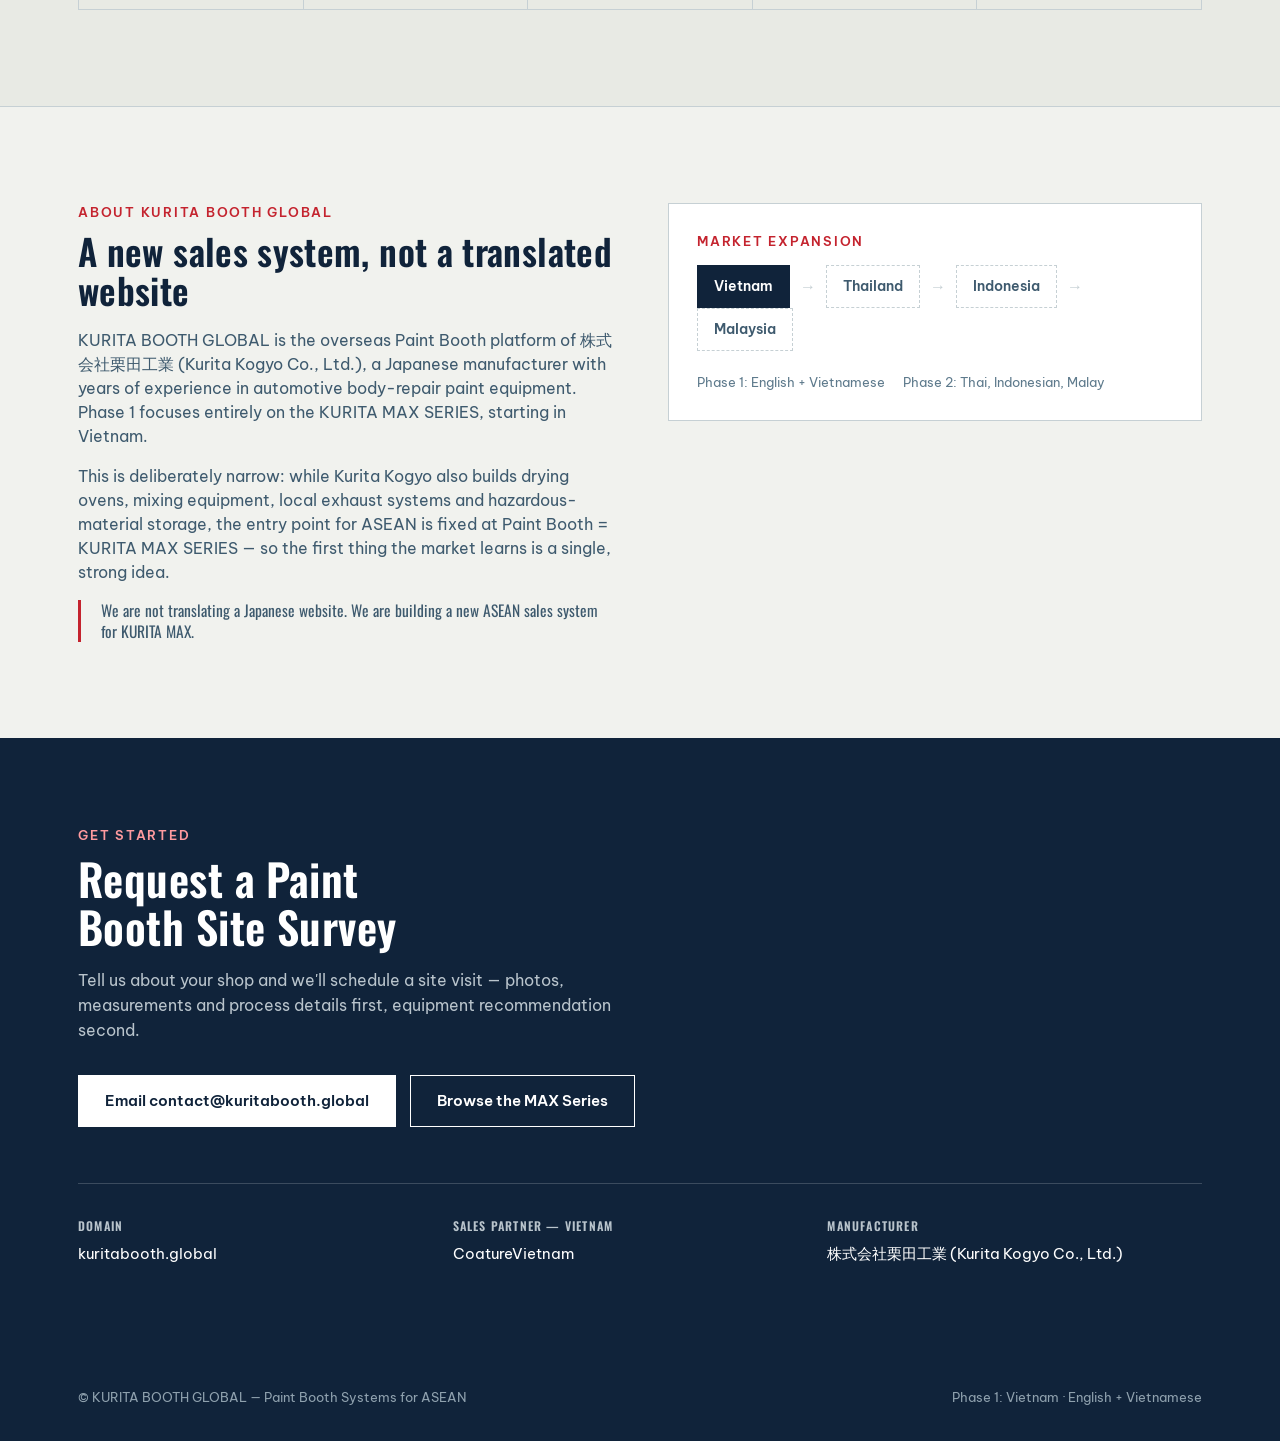
<file: kuritaboothglobal.html>
<!DOCTYPE html>
<html lang="en">
<head>
<meta charset="UTF-8">
<meta name="viewport" content="width=device-width, initial-scale=1.0">
<title>KURITA BOOTH GLOBAL — Japanese Airflow Engineering for Better Painting</title>
<meta name="description" content="KURITA MAX SERIES paint booths for ASEAN — engineered airflow, heat, safety and workability from Japan.">
<link rel="preconnect" href="https://fonts.googleapis.com">
<link rel="preconnect" href="https://fonts.gstatic.com" crossorigin>
<link href="https://fonts.googleapis.com/css2?family=Oswald:wght@400;500;600;700&family=Be+Vietnam+Pro:wght@400;500;600;700&display=swap" rel="stylesheet">
<style>
  :root{
    --ink:#10233A;
    --steel:#3E5A6E;
    --steel-soft:#5E7A8C;
    --steel-line:#C6D0D4;
    --paper:#F1F2EE;
    --paper-alt:#E8EAE4;
    --white:#FFFFFF;
    --red:#C4232E;
    --red-dark:#9C1B24;
    --c-eco:#7C8C4E;
    --c-adv:#3E5A6E;
    --c-wide:#2E7D6B;
    --c-view:#C4232E;
    --c-gmax:#4B4B4B;
    --maxw:1180px;
  }
  *{box-sizing:border-box;}
  html{scroll-behavior:smooth;}
  body{
    margin:0;
    font-family:'Be Vietnam Pro', sans-serif;
    color:var(--ink);
    background:var(--paper);
    line-height:1.55;
    -webkit-font-smoothing:antialiased;
  }
  h1,h2,h3,h4,.display{
    font-family:'Oswald', sans-serif;
    font-weight:600;
    letter-spacing:0.01em;
    line-height:1.08;
    margin:0;
    color:var(--ink);
  }
  p{margin:0;}
  a{color:inherit;text-decoration:none;}
  img,svg{display:block;max-width:100%;}
  ul{margin:0;padding:0;list-style:none;}
  button{font-family:inherit;cursor:pointer;}
  .wrap{max-width:var(--maxw);margin:0 auto;padding:0 28px;}
  .eyebrow{
    font-size:12.5px;
    font-weight:600;
    letter-spacing:0.14em;
    color:var(--red);
    margin-bottom:10px;
    display:block;
  }
  .section{padding:96px 0;border-top:1px solid var(--steel-line);}
  .section.alt{background:var(--paper-alt);}
  .section-head{max-width:640px;margin-bottom:52px;}
  .section-head h2{font-size:clamp(28px,3.6vw,42px);}
  .section-head .lede{margin-top:16px;font-size:17px;color:var(--steel);max-width:56ch;}
  .btn{
    display:inline-flex;align-items:center;gap:10px;
    padding:14px 26px;
    font-size:14.5px;font-weight:600;
    border:1.5px solid var(--ink);
    background:var(--ink);color:var(--white);
    white-space:nowrap;
  }
  .btn:hover{background:var(--red);border-color:var(--red);}
  .btn.ghost{background:transparent;color:var(--ink);border-color:var(--ink);}
  .btn.ghost:hover{background:var(--ink);color:var(--white);}
  .btn.on-dark{border-color:var(--white);color:var(--ink);background:var(--white);}
  .btn.on-dark:hover{background:var(--red);border-color:var(--red);color:var(--white);}

  /* ---------- Header ---------- */
  header{
    position:sticky;top:0;z-index:50;
    background:rgba(241,242,238,0.94);
    backdrop-filter:blur(6px);
    border-bottom:1px solid var(--steel-line);
  }
  .headbar{
    max-width:var(--maxw);margin:0 auto;padding:16px 28px;
    display:flex;align-items:center;justify-content:space-between;gap:20px;
  }
  .logo{display:flex;flex-direction:column;line-height:1;}
  .logo .l1{font-family:'Oswald';font-weight:700;font-size:19px;letter-spacing:0.03em;}
  .logo .l2{font-size:10px;letter-spacing:0.16em;color:var(--steel);margin-top:3px;}
  nav.mainnav{display:flex;align-items:center;gap:26px;}
  nav.mainnav a{font-size:14px;font-weight:500;color:var(--steel);}
  nav.mainnav a:hover{color:var(--red);}
  .head-actions{display:flex;align-items:center;gap:14px;}
  .langtoggle{
    display:flex;border:1px solid var(--ink);overflow:hidden;
  }
  .langtoggle button{
    padding:7px 12px;font-size:12.5px;font-weight:600;background:transparent;border:0;color:var(--ink);
  }
  .langtoggle button.active{background:var(--ink);color:var(--white);}
  .navtoggle{display:none;flex-direction:column;gap:4px;background:none;border:0;padding:6px;}
  .navtoggle span{width:22px;height:2px;background:var(--ink);}

  /* ---------- Hero ---------- */
  .hero{padding:64px 0 88px;border-top:0;}
  .hero .wrap{display:grid;grid-template-columns:1.05fr 1fr;gap:56px;align-items:center;}
  .hero-copy .eyebrow{margin-bottom:18px;}
  .hero-copy h1{font-size:clamp(38px,5vw,60px);}
  .hero-copy h1 .accent{color:var(--red);}
  .hero-copy .sub{margin-top:22px;font-size:18px;color:var(--steel);max-width:46ch;}
  .hero-actions{margin-top:34px;display:flex;gap:14px;flex-wrap:wrap;}
  .hero-meta{
    margin-top:44px;display:flex;gap:34px;flex-wrap:wrap;
    padding-top:24px;border-top:1px solid var(--steel-line);
  }
  .hero-meta div b{display:block;font-family:'Oswald';font-size:22px;}
  .hero-meta div span{font-size:12.5px;color:var(--steel);}
  .hero-art{border:1px solid var(--steel-line);background:var(--white);padding:18px;}
  .hero-art figcaption{font-size:11.5px;color:var(--steel-soft);text-align:center;margin-top:10px;letter-spacing:0.03em;}

  /* ---------- Problem flow ---------- */
  .problem-grid{display:grid;grid-template-columns:repeat(3,1fr);gap:1px;background:var(--steel-line);border:1px solid var(--steel-line);}
  .problem-tile{
    background:var(--white);padding:26px 22px;min-height:128px;
    display:flex;flex-direction:column;justify-content:space-between;
    transition:background .15s;
  }
  .problem-tile:hover{background:var(--paper-alt);}
  .problem-tile .pnum{font-size:12px;color:var(--steel-soft);}
  .problem-tile .ptext{font-family:'Oswald';font-size:18px;margin-top:14px;}
  .flow-strip{
    margin-top:52px;display:flex;align-items:center;flex-wrap:wrap;gap:0;
    border-top:1px solid var(--steel-line);padding-top:36px;
  }
  .flow-step{flex:1;min-width:150px;padding:0 18px 0 0;position:relative;}
  .flow-step .fnum{font-family:'Oswald';font-size:13px;color:var(--red);letter-spacing:0.08em;}
  .flow-step h4{font-size:16px;margin-top:8px;}
  .flow-arrow{width:26px;color:var(--steel-line);font-size:20px;flex:0 0 auto;padding:0 6px;}

  /* ---------- Why Kurita ---------- */
  .why-list{display:grid;grid-template-columns:1fr 1fr;gap:0;border-top:1px solid var(--steel-line);}
  .why-item{
    padding:28px 30px;border-bottom:1px solid var(--steel-line);
    display:grid;grid-template-columns:56px 1fr;gap:18px;align-items:start;
  }
  .why-item:nth-child(odd){border-right:1px solid var(--steel-line);}
  .why-item .wicon{width:44px;height:44px;color:var(--red);}
  .why-item h3{font-size:17px;letter-spacing:0.02em;}
  .why-item p{margin-top:8px;font-size:14.5px;color:var(--steel);}
  .why-note{margin-top:30px;font-size:13px;color:var(--steel-soft);border-left:2px solid var(--steel-line);padding-left:14px;}

  /* ---------- MAX Series cards ---------- */
  .series-scroller{display:grid;grid-template-columns:repeat(5,1fr);gap:16px;}
  .model-card{
    background:var(--white);border:1px solid var(--steel-line);
    border-top:4px solid var(--model-color,var(--ink));
    padding:26px 20px 24px;display:flex;flex-direction:column;min-height:340px;
    transition:transform .15s, box-shadow .15s;
  }
  .model-card.highlight{transform:translateY(-6px);box-shadow:0 14px 26px -14px rgba(16,35,58,0.35);}
  .model-card .position{font-size:11px;letter-spacing:0.12em;color:var(--model-color,var(--steel));font-weight:600;}
  .model-card h3{font-family:'Oswald';font-size:22px;margin-top:10px;}
  .model-card .msg{margin-top:8px;font-size:13.5px;color:var(--steel);flex:0 0 auto;}
  .model-card .fit{margin-top:auto;padding-top:18px;border-top:1px solid var(--steel-line);font-size:12.5px;color:var(--steel-soft);}
  .model-card .swatch{width:30px;height:6px;background:var(--model-color,var(--ink));margin-top:16px;}

  /* ---------- Selector ---------- */
  .selector-box{border:1px solid var(--steel-line);background:var(--white);padding:36px;}
  .selector-q{font-size:13px;letter-spacing:0.08em;color:var(--steel-soft);margin-bottom:16px;}
  .selector-opts{display:grid;grid-template-columns:repeat(auto-fit,minmax(210px,1fr));gap:12px;}
  .selector-opt{
    text-align:left;border:1.5px solid var(--steel-line);background:var(--paper);
    padding:16px 18px;font-size:14.5px;font-weight:500;
  }
  .selector-opt:hover{border-color:var(--ink);}
  .selector-opt.active{border-color:var(--red);background:var(--white);}
  .selector-result{
    margin-top:28px;padding-top:26px;border-top:1px solid var(--steel-line);
    display:none;align-items:center;gap:24px;flex-wrap:wrap;
  }
  .selector-result.show{display:flex;}
  .selector-result .badge{font-size:12px;letter-spacing:0.1em;color:var(--steel-soft);}
  .selector-result h3{font-family:'Oswald';font-size:26px;margin-top:6px;}
  .selector-result p{font-size:14px;color:var(--steel);margin-top:6px;max-width:44ch;}

  /* ---------- Engineering ---------- */
  .eng-grid{display:grid;grid-template-columns:repeat(4,1fr);gap:0;border:1px solid var(--steel-line);}
  .eng-card{padding:30px 24px;border-right:1px solid var(--steel-line);}
  .eng-card:last-child{border-right:0;}
  .eng-card svg{width:40px;height:40px;color:var(--red);margin-bottom:20px;}
  .eng-card h3{font-size:17px;}
  .eng-card p{margin-top:10px;font-size:13.5px;color:var(--steel);}

  /* ---------- Applications ---------- */
  .app-grid{display:grid;grid-template-columns:repeat(4,1fr);gap:16px;}
  .app-card{border:1px solid var(--steel-line);background:var(--white);padding:26px 20px;text-align:left;}
  .app-card svg{width:36px;height:36px;color:var(--steel);margin-bottom:18px;}
  .app-card h4{font-size:15.5px;}

  /* ---------- Case studies ---------- */
  .case-grid{display:grid;grid-template-columns:1.2fr 1fr;gap:22px;}
  .case-main{border:1px solid var(--steel-line);background:var(--white);padding:34px;}
  .case-main .eyebrow{margin-bottom:14px;}
  .case-tags{display:flex;flex-wrap:wrap;gap:8px;margin-top:20px;}
  .case-tags span{font-size:12px;border:1px solid var(--steel-line);padding:6px 12px;color:var(--steel);}
  .case-vn{border:1.5px dashed var(--red);background:var(--white);padding:34px;display:flex;flex-direction:column;justify-content:center;}
  .case-vn .eyebrow{color:var(--red);}
  .case-vn h3{font-size:20px;margin-top:10px;}
  .case-vn p{margin-top:10px;font-size:14px;color:var(--steel);}

  /* ---------- Site survey process ---------- */
  .steps{display:flex;border:1px solid var(--steel-line);}
  .step{flex:1;padding:28px 22px;border-right:1px solid var(--steel-line);position:relative;}
  .step:last-child{border-right:0;}
  .step .snum{font-family:'Oswald';font-size:28px;color:var(--steel-line);}
  .step h4{font-size:15px;margin-top:14px;}
  .step p{margin-top:8px;font-size:12.5px;color:var(--steel);}

  /* ---------- About ---------- */
  .about-grid{display:grid;grid-template-columns:1fr 1fr;gap:56px;align-items:start;}
  .about-grid p{color:var(--steel);font-size:15.5px;}
  .about-grid p + p{margin-top:16px;}
  .principle{
    margin-top:28px;border-left:3px solid var(--red);padding-left:20px;
    font-family:'Oswald';font-size:19px;line-height:1.35;
  }
  .expansion-map{border:1px solid var(--steel-line);background:var(--white);padding:28px;}
  .expansion-row{display:flex;align-items:center;gap:0;flex-wrap:wrap;}
  .expansion-node{
    padding:10px 16px;border:1px solid var(--ink);font-size:13.5px;font-weight:600;
  }
  .expansion-node.active{background:var(--ink);color:var(--white);}
  .expansion-node.future{border-style:dashed;color:var(--steel);border-color:var(--steel-line);}
  .expansion-sep{padding:0 10px;color:var(--steel-line);}
  .lang-phase{margin-top:22px;display:flex;gap:18px;font-size:12.5px;color:var(--steel-soft);}

  /* ---------- Contact / CTA ---------- */
  .cta-band{background:var(--ink);color:var(--white);padding:88px 0;border-top:0;}
  .cta-band .eyebrow{color:#ff9a9f;}
  .cta-band h2{color:var(--white);font-size:clamp(28px,3.8vw,44px);max-width:16ch;}
  .cta-band .lede{color:#B9C4CC;margin-top:18px;max-width:52ch;font-size:16px;}
  .cta-band .hero-actions{margin-top:32px;}
  .contact-grid{margin-top:56px;display:grid;grid-template-columns:1fr 1fr 1fr;gap:0;border-top:1px solid rgba(255,255,255,0.18);padding-top:36px;}
  .contact-grid div{padding-right:24px;}
  .contact-grid h4{color:#B9C4CC;font-size:12px;letter-spacing:0.1em;font-weight:600;margin-bottom:10px;}
  .contact-grid p{color:var(--white);font-size:14.5px;}

  footer{background:var(--ink);color:#8FA1AE;padding:34px 0;font-size:12.5px;}
  footer .wrap{display:flex;justify-content:space-between;flex-wrap:wrap;gap:12px;}

  @media (max-width:980px){
    .hero .wrap{grid-template-columns:1fr;}
    .hero-art{order:-1;}
    .problem-grid{grid-template-columns:1fr 1fr;}
    .why-list{grid-template-columns:1fr;}
    .why-item:nth-child(odd){border-right:0;}
    .series-scroller{grid-template-columns:1fr 1fr;}
    .eng-grid{grid-template-columns:1fr 1fr;}
    .eng-card{border-bottom:1px solid var(--steel-line);}
    .eng-card:nth-child(2){border-right:0;}
    .app-grid{grid-template-columns:1fr 1fr;}
    .case-grid{grid-template-columns:1fr;}
    .steps{flex-direction:column;}
    .step{border-right:0;border-bottom:1px solid var(--steel-line);}
    .about-grid{grid-template-columns:1fr;}
    .contact-grid{grid-template-columns:1fr;gap:20px;}
    nav.mainnav{display:none;}
    .navtoggle{display:flex;}
  }
  @media (max-width:640px){
    .section{padding:64px 0;}
    .series-scroller{grid-template-columns:1fr;}
    .problem-grid{grid-template-columns:1fr;}
    .flow-strip{flex-direction:column;align-items:flex-start;gap:18px;}
    .flow-arrow{display:none;}
  }
  @media (prefers-reduced-motion:reduce){
    html{scroll-behavior:auto;}
    *{transition:none !important;}
  }
</style>
</head>
<body>

<header>
  <div class="headbar">
    <a href="#top" class="logo">
      <span class="l1">KURITA BOOTH <span style="color:var(--red)">GLOBAL</span></span>
      <span class="l2" data-i18n="tag_family">KURITA MAX SERIES · PAINT BOOTH SYSTEMS</span>
    </a>
    <nav class="mainnav">
      <a href="#why" data-i18n="nav_why">Why KURITA MAX</a>
      <a href="#series" data-i18n="nav_series">MAX Series</a>
      <a href="#selector" data-i18n="nav_selector">Find Your MAX</a>
      <a href="#engineering" data-i18n="nav_eng">Engineering</a>
      <a href="#cases" data-i18n="nav_cases">Case Studies</a>
      <a href="#about" data-i18n="nav_about">About</a>
    </nav>
    <div class="head-actions">
      <div class="langtoggle">
        <button data-lang="en" class="active">EN</button>
        <button data-lang="vi">VI</button>
      </div>
      <a href="#contact" class="btn" data-i18n="nav_cta">Request Site Survey</a>
      <button class="navtoggle" aria-label="Menu" id="navToggleBtn"><span></span><span></span><span></span></button>
    </div>
  </div>
</header>

<main id="top">

  <!-- HERO -->
  <section class="hero">
    <div class="wrap">
      <div class="hero-copy">
        <span class="eyebrow" data-i18n="hero_eyebrow">JAPANESE PAINT BOOTH ENGINEERING FOR ASEAN</span>
        <h1 data-i18n="hero_h1">Engineering better <span class="accent">paint booths</span> from Japan</h1>
        <p class="sub" data-i18n="hero_sub">KURITA MAX SERIES integrates airflow, heat, safety and workability into one engineering system — built on decades of proven use across Japanese car dealers and body shops, now brought to ASEAN.</p>
        <div class="hero-actions">
          <a href="#contact" class="btn" data-i18n="hero_cta1">Request a Paint Booth Site Survey</a>
          <a href="#selector" class="btn ghost" data-i18n="hero_cta2">Which MAX is right for you?</a>
        </div>
        <div class="hero-meta">
          <div><b>5</b><span data-i18n="hero_meta1">Engineered MAX models</span></div>
          <div><b>4</b><span data-i18n="hero_meta2">Engineering pillars</span></div>
          <div><b>VN → TH → ID → MY</b><span data-i18n="hero_meta3">ASEAN expansion path</span></div>
        </div>
      </div>
      <figure class="hero-art">
        <svg viewBox="0 0 460 420" xmlns="http://www.w3.org/2000/svg">
          <defs>
            <marker id="arrow" markerWidth="8" markerHeight="8" refX="4" refY="4" orient="auto">
              <path d="M0,0 L8,4 L0,8 z" fill="#3E5A6E"/>
            </marker>
            <marker id="arrowRed" markerWidth="8" markerHeight="8" refX="4" refY="4" orient="auto">
              <path d="M0,0 L8,4 L0,8 z" fill="#C4232E"/>
            </marker>
          </defs>
          <!-- grid -->
          <g stroke="#C6D0D4" stroke-width="1">
            <line x1="0" y1="60" x2="460" y2="60"/>
            <line x1="0" y1="360" x2="460" y2="360"/>
            <line x1="30" y1="0" x2="30" y2="420"/>
            <line x1="430" y1="0" x2="430" y2="420"/>
          </g>
          <!-- booth shell -->
          <rect x="50" y="60" width="360" height="300" fill="none" stroke="#10233A" stroke-width="2"/>
          <!-- plenum -->
          <rect x="50" y="60" width="360" height="34" fill="#E8EAE4" stroke="#10233A" stroke-width="1.5"/>
          <text x="66" y="82" font-family="Oswald" font-size="12" fill="#10233A" letter-spacing="1">SUPPLY AIR PLENUM</text>
          <!-- supply arrows -->
          <g stroke="#3E5A6E" stroke-width="2" marker-end="url(#arrow)">
            <line x1="100" y1="96" x2="100" y2="150"/>
            <line x1="160" y1="96" x2="160" y2="150"/>
            <line x1="300" y1="96" x2="300" y2="150"/>
            <line x1="360" y1="96" x2="360" y2="150"/>
          </g>
          <!-- lighting row = workability -->
          <g fill="#10233A">
            <rect x="90" y="100" width="20" height="5"/>
            <rect x="150" y="100" width="20" height="5"/>
            <rect x="290" y="100" width="20" height="5"/>
            <rect x="350" y="100" width="20" height="5"/>
          </g>
          <!-- vehicle silhouette -->
          <path d="M120 300 L150 260 L200 250 L280 250 L320 270 L340 300 L340 310 L120 310 Z" fill="#F1F2EE" stroke="#10233A" stroke-width="2"/>
          <circle cx="160" cy="310" r="14" fill="#10233A"/>
          <circle cx="300" cy="310" r="14" fill="#10233A"/>
          <!-- heat wave near vehicle = heat engineering -->
          <path d="M210 240 q6 -10 0 -20 M230 240 q6 -10 0 -20 M250 240 q6 -10 0 -20" fill="none" stroke="#C4232E" stroke-width="1.6" stroke-linecap="round"/>
          <!-- floor grating -->
          <rect x="50" y="340" width="360" height="20" fill="#E8EAE4" stroke="#10233A" stroke-width="1.5"/>
          <g stroke="#10233A" stroke-width="1">
            <line x1="70" y1="340" x2="70" y2="360"/>
            <line x1="100" y1="340" x2="100" y2="360"/>
            <line x1="130" y1="340" x2="130" y2="360"/>
            <line x1="160" y1="340" x2="160" y2="360"/>
            <line x1="300" y1="340" x2="300" y2="360"/>
            <line x1="330" y1="340" x2="330" y2="360"/>
            <line x1="360" y1="340" x2="360" y2="360"/>
            <line x1="390" y1="340" x2="390" y2="360"/>
          </g>
          <!-- exhaust duct -->
          <line x1="230" y1="360" x2="230" y2="400" stroke="#C4232E" stroke-width="2" marker-end="url(#arrowRed)"/>
          <text x="238" y="398" font-family="Oswald" font-size="12" fill="#C4232E" letter-spacing="1">EXHAUST</text>
          <!-- door = safety -->
          <line x1="50" y1="200" x2="50" y2="300" stroke="#C4232E" stroke-width="3"/>
          <text x="8" y="255" font-family="Oswald" font-size="11" fill="#C4232E" transform="rotate(-90 20,255)">SAFETY EXIT</text>
        </svg>
        <figcaption data-i18n="hero_caption">Schematic — airflow, heat, safety and workability engineered as one system</figcaption>
      </figure>
    </div>
  </section>

  <!-- PROBLEM -->
  <section class="section" id="problem">
    <div class="wrap">
      <div class="section-head">
        <span class="eyebrow" data-i18n="problem_eyebrow">START WITH THE PROBLEM, NOT THE PRODUCT</span>
        <h2 data-i18n="problem_h2">What problem are you trying to solve?</h2>
        <p class="lede" data-i18n="problem_lede">We don't open with "which product do you want?" We start with what's actually going wrong on your shop floor — then engineer back to the right MAX.</p>
      </div>
      <div class="problem-grid">
        <div class="problem-tile"><span class="pnum">01</span><span class="ptext" data-i18n="prob1">Need a new paint booth</span></div>
        <div class="problem-tile"><span class="pnum">02</span><span class="ptext" data-i18n="prob2">Poor airflow</span></div>
        <div class="problem-tile"><span class="pnum">03</span><span class="ptext" data-i18n="prob3">Paint defects</span></div>
        <div class="problem-tile"><span class="pnum">04</span><span class="ptext" data-i18n="prob4">Long drying time</span></div>
        <div class="problem-tile"><span class="pnum">05</span><span class="ptext" data-i18n="prob5">Need more working space</span></div>
        <div class="problem-tile"><span class="pnum">06</span><span class="ptext" data-i18n="prob6">Large vehicle painting</span></div>
      </div>
      <div class="flow-strip">
        <div class="flow-step"><span class="fnum" data-i18n="flow_n1">STEP 1</span><h4 data-i18n="flow1">Problem</h4></div>
        <div class="flow-arrow">→</div>
        <div class="flow-step"><span class="fnum" data-i18n="flow_n2">STEP 2</span><h4 data-i18n="flow2">Engineering requirement</h4></div>
        <div class="flow-arrow">→</div>
        <div class="flow-step"><span class="fnum" data-i18n="flow_n3">STEP 3</span><h4 data-i18n="flow3">Recommended MAX</h4></div>
        <div class="flow-arrow">→</div>
        <div class="flow-step"><span class="fnum" data-i18n="flow_n4">STEP 4</span><h4 data-i18n="flow4">Site Survey</h4></div>
      </div>
    </div>
  </section>

  <!-- WHY KURITA MAX -->
  <section class="section alt" id="why">
    <div class="wrap">
      <div class="section-head">
        <span class="eyebrow" data-i18n="why_eyebrow">WHY KURITA MAX</span>
        <h2 data-i18n="why_h2">Why body shops across Japan choose KURITA</h2>
        <p class="lede" data-i18n="why_lede">Not just a booth built in Japan — an engineering discipline applied to every square metre of it.</p>
      </div>
      <div class="why-list">
        <div class="why-item">
          <svg class="wicon" viewBox="0 0 24 24" fill="none" stroke="currentColor" stroke-width="1.6"><path d="M4 20h4V10H4v10zM10 20h4V4h-4v16zM16 20h4v-7h-4v7z"/></svg>
          <div><h3 data-i18n="why1_h">Proven in Japan</h3><p data-i18n="why1_p">Built on years of accumulated experience in Japan's automotive body-repair market.</p></div>
        </div>
        <div class="why-item">
          <svg class="wicon" viewBox="0 0 24 24" fill="none" stroke="currentColor" stroke-width="1.6"><circle cx="12" cy="12" r="9"/><path d="M12 3v18M3 12h18"/></svg>
          <div><h3 data-i18n="why2_h">Trusted nationwide</h3><p data-i18n="why2_p">In service at car dealers and professional repair shops across the whole of Japan.</p></div>
        </div>
        <div class="why-item">
          <svg class="wicon" viewBox="0 0 24 24" fill="none" stroke="currentColor" stroke-width="1.6"><path d="M3 12h11M14 12l-3-3M14 12l-3 3M17 6h4M17 18h4"/></svg>
          <div><h3 data-i18n="why3_h">Airflow engineering</h3><p data-i18n="why3_p">Supply air, exhaust and airflow distribution designed as one integrated system.</p></div>
        </div>
        <div class="why-item">
          <svg class="wicon" viewBox="0 0 24 24" fill="none" stroke="currentColor" stroke-width="1.6"><path d="M12 3c2 3-1 4-1 6a3 3 0 006 0c0-1-1-2-1-3 2 1 4 4 4 7a8 8 0 11-16 0c0-3 2-6 4-8 0 2 1 3 2 3s2-3 2-5z"/></svg>
          <div><h3 data-i18n="why4_h">Paint &amp; drying engineering</h3><p data-i18n="why4_p">Designed for the paint process and the drying process together, not one at a time.</p></div>
        </div>
        <div class="why-item">
          <svg class="wicon" viewBox="0 0 24 24" fill="none" stroke="currentColor" stroke-width="1.6"><path d="M12 3l7 3v5c0 5-3 8-7 10-4-2-7-5-7-10V6l7-3z"/></svg>
          <div><h3 data-i18n="why5_h">Safety &amp; workability</h3><p data-i18n="why5_p">Structural safety alongside lighting, sightlines and layout that make the operator's job easier.</p></div>
        </div>
      </div>
      <p class="why-note" data-i18n="why_note">"Japan No.1" and similar claims will only be published once definitions and objective evidence — sales volume, installed units, market coverage — are confirmed with 株式会社栗田工業.</p>
    </div>
  </section>

  <!-- MAX SERIES -->
  <section class="section" id="series">
    <div class="wrap">
      <div class="section-head">
        <span class="eyebrow" data-i18n="series_eyebrow">PORTFOLIO ARCHITECTURE</span>
        <h2 data-i18n="series_h2">Five models, five clear reasons to choose</h2>
        <p class="lede" data-i18n="series_lede">Before the spec sheet, understand the role each model plays — so catalogs stop competing with each other for the customer's attention.</p>
      </div>
      <div class="series-scroller" id="seriesGrid">
        <div class="model-card" style="--model-color:var(--c-eco)" data-model="eco">
          <span class="position" data-i18n="m1_pos">COMPACT</span>
          <h3>Eco Max</h3>
          <p class="msg" data-i18n="m1_msg">Compact &amp; economic — an efficient entry point without cutting corners on airflow.</p>
          <p class="fit" data-i18n="m1_fit">Best fit: passenger cars, compact &amp; budget-focused shops</p>
          <div class="swatch"></div>
        </div>
        <div class="model-card" style="--model-color:var(--c-adv)" data-model="advance">
          <span class="position" data-i18n="m2_pos">PROFESSIONAL</span>
          <h3>Max Convert Advance</h3>
          <p class="msg" data-i18n="m2_msg">Professional paint &amp; drying performance for standard passenger-car body shops.</p>
          <p class="fit" data-i18n="m2_fit">Best fit: passenger cars prioritising paint quality &amp; drying</p>
          <div class="swatch"></div>
        </div>
        <div class="model-card" style="--model-color:var(--c-wide)" data-model="wide">
          <span class="position" data-i18n="m3_pos">WIDE PROFESSIONAL</span>
          <h3>Max Convert Advance Wide</h3>
          <p class="msg" data-i18n="m3_msg">More space, more capability — the Advance platform widened for bigger vehicles and crews.</p>
          <p class="fit" data-i18n="m3_fit">Best fit: large passenger cars, shops needing more working space</p>
          <div class="swatch"></div>
        </div>
        <div class="model-card" style="--model-color:var(--c-view)" data-model="view">
          <span class="position" data-i18n="m4_pos">PREMIUM</span>
          <h3>View Max</h3>
          <p class="msg" data-i18n="m4_msg">Visibility &amp; comfort — for premium body shops that inspect as carefully as they paint.</p>
          <p class="fit" data-i18n="m4_fit">Best fit: premium body shops prioritising visibility &amp; comfort</p>
          <div class="swatch"></div>
        </div>
        <div class="model-card" style="--model-color:var(--c-gmax)" data-model="gmax">
          <span class="position" data-i18n="m5_pos">HEAVY DUTY</span>
          <h3>G-Max</h3>
          <p class="msg" data-i18n="m5_msg">Built for buses, trucks and large vehicles that standard booths can't accommodate.</p>
          <p class="fit" data-i18n="m5_fit">Best fit: bus, truck &amp; large-vehicle painting</p>
          <div class="swatch"></div>
        </div>
      </div>
    </div>
  </section>

  <!-- SELECTOR -->
  <section class="section alt" id="selector">
    <div class="wrap">
      <div class="section-head">
        <span class="eyebrow" data-i18n="sel_eyebrow">WHICH KURITA MAX IS RIGHT FOR YOU</span>
        <h2 data-i18n="sel_h2">Tell us your shop, we'll point to your MAX</h2>
        <p class="lede" data-i18n="sel_lede">One of the most important pages on this site — answer one question and see the recommended model before a single spec sheet.</p>
      </div>
      <div class="selector-box">
        <span class="selector-q" data-i18n="sel_q">SELECT WHAT DESCRIBES YOUR SHOP</span>
        <div class="selector-opts" id="selectorOpts">
          <button class="selector-opt" data-model="eco" data-i18n="sel_opt1">Passenger car — compact &amp; budget</button>
          <button class="selector-opt" data-model="advance" data-i18n="sel_opt2">Passenger car — paint quality &amp; drying</button>
          <button class="selector-opt" data-model="wide" data-i18n="sel_opt3">Large passenger car — more working space</button>
          <button class="selector-opt" data-model="view" data-i18n="sel_opt4">Premium body shop — visibility &amp; comfort</button>
          <button class="selector-opt" data-model="gmax" data-i18n="sel_opt5">Bus, truck &amp; large vehicle</button>
        </div>
        <div class="selector-result" id="selectorResult">
          <div>
            <span class="badge" data-i18n="sel_result_badge">RECOMMENDED</span>
            <h3 id="selectorResultName">—</h3>
            <p id="selectorResultText"></p>
          </div>
          <a href="#contact" class="btn" data-i18n="sel_result_cta">Request Site Survey for this model</a>
        </div>
      </div>
    </div>
  </section>

  <!-- ENGINEERING -->
  <section class="section" id="engineering">
    <div class="wrap">
      <div class="section-head">
        <span class="eyebrow" data-i18n="eng_eyebrow">ENGINEERING</span>
        <h2 data-i18n="eng_h2">One system: airflow, heat, safety, workability</h2>
        <p class="lede" data-i18n="eng_lede">The strength of KURITA MAX isn't that it's made in Japan — it's that these four disciplines are engineered together, not bolted on separately.</p>
      </div>
      <div class="eng-grid">
        <div class="eng-card">
          <svg viewBox="0 0 24 24" fill="none" stroke="currentColor" stroke-width="1.6"><path d="M3 12h11M14 12l-3-3M14 12l-3 3M17 6h4M17 18h4"/></svg>
          <h3 data-i18n="eng1_h">Airflow</h3>
          <p data-i18n="eng1_p">Supply air, exhaust and distribution engineered for even, controllable airflow across the booth.</p>
        </div>
        <div class="eng-card">
          <svg viewBox="0 0 24 24" fill="none" stroke="currentColor" stroke-width="1.6"><path d="M12 3c2 3-1 4-1 6a3 3 0 006 0c0-1-1-2-1-3 2 1 4 4 4 7a8 8 0 11-16 0c0-3 2-6 4-8 0 2 1 3 2 3s2-3 2-5z"/></svg>
          <h3 data-i18n="eng2_h">Heat</h3>
          <p data-i18n="eng2_p">Drying process and heat efficiency designed together, not treated as an afterthought.</p>
        </div>
        <div class="eng-card">
          <svg viewBox="0 0 24 24" fill="none" stroke="currentColor" stroke-width="1.6"><path d="M12 3l7 3v5c0 5-3 8-7 10-4-2-7-5-7-10V6l7-3z"/></svg>
          <h3 data-i18n="eng3_h">Safety</h3>
          <p data-i18n="eng3_p">Structural safety and operating conditions engineered to protect the people inside.</p>
        </div>
        <div class="eng-card">
          <svg viewBox="0 0 24 24" fill="none" stroke="currentColor" stroke-width="1.6"><circle cx="12" cy="12" r="3.4"/><path d="M2 12s4-7 10-7 10 7 10 7-4 7-10 7-10-7-10-7z"/></svg>
          <h3 data-i18n="eng4_h">Workability</h3>
          <p data-i18n="eng4_p">Lighting, working space, visibility and the operator's path through the booth.</p>
        </div>
      </div>
    </div>
  </section>

  <!-- APPLICATIONS -->
  <section class="section alt" id="applications">
    <div class="wrap">
      <div class="section-head">
        <span class="eyebrow" data-i18n="app_eyebrow">APPLICATIONS</span>
        <h2 data-i18n="app_h2">Built for what actually comes through your doors</h2>
      </div>
      <div class="app-grid">
        <div class="app-card">
          <svg viewBox="0 0 24 24" fill="none" stroke="currentColor" stroke-width="1.6"><path d="M3 16l1.5-5A2 2 0 016.4 9.6h11.2A2 2 0 0119.5 11L21 16M3 16v3h2v-3M19 16v3h2v-3M5 16h14"/><circle cx="7" cy="18.5" r="1.3"/><circle cx="17" cy="18.5" r="1.3"/></svg>
          <h4 data-i18n="app1">Passenger Cars</h4>
        </div>
        <div class="app-card">
          <svg viewBox="0 0 24 24" fill="none" stroke="currentColor" stroke-width="1.6"><path d="M3 16l1.2-6A2 2 0 016.1 8.6h9.4c.9 0 1.7.5 2 1.3L20 16M3 16v3h2v-3M18 16v3h2v-3M5 16h13"/><circle cx="7" cy="18.5" r="1.3"/><circle cx="16" cy="18.5" r="1.3"/></svg>
          <h4 data-i18n="app2">SUV</h4>
        </div>
        <div class="app-card">
          <svg viewBox="0 0 24 24" fill="none" stroke="currentColor" stroke-width="1.6"><rect x="3" y="7" width="18" height="10" rx="1"/><line x1="3" y1="12" x2="21" y2="12"/><circle cx="7" cy="19" r="1.3"/><circle cx="17" cy="19" r="1.3"/></svg>
          <h4 data-i18n="app3">Bus</h4>
        </div>
        <div class="app-card">
          <svg viewBox="0 0 24 24" fill="none" stroke="currentColor" stroke-width="1.6"><path d="M3 8h9v8H3zM12 11h5l3 3v2h-8z"/><circle cx="7" cy="19" r="1.3"/><circle cx="17" cy="19" r="1.3"/></svg>
          <h4 data-i18n="app4">Truck</h4>
        </div>
      </div>
    </div>
  </section>

  <!-- CASE STUDIES -->
  <section class="section" id="cases">
    <div class="wrap">
      <div class="section-head">
        <span class="eyebrow" data-i18n="case_eyebrow">CASE STUDIES</span>
        <h2 data-i18n="case_h2">Proven in Japan. Next: proven in Vietnam.</h2>
      </div>
      <div class="case-grid">
        <div class="case-main">
          <span class="eyebrow" data-i18n="case_main_eyebrow">JAPAN TRACK RECORD</span>
          <p data-i18n="case_main_p">KURITA MAX is installed at car dealers, independent repair shops and high-volume body shops across Japan. Where company names and photos can be shared publicly, we will use them directly; where they can't, cases are presented anonymously — for example, "Japanese Major Car Dealer" or "Professional Body Shop in Japan."</p>
          <div class="case-tags">
            <span data-i18n="case_tag1">Car Dealer</span>
            <span data-i18n="case_tag2">Independent Repair Shop</span>
            <span data-i18n="case_tag3">Large Vehicle</span>
            <span data-i18n="case_tag4">High-volume Body Shop</span>
            <span data-i18n="case_tag5">Existing Booth Replacement</span>
          </div>
        </div>
        <div class="case-vn">
          <span class="eyebrow" data-i18n="case_vn_eyebrow">MOST IMPORTANT CASE AHEAD</span>
          <h3 data-i18n="case_vn_h">First Vietnam Installation</h3>
          <p data-i18n="case_vn_p">The single most important case study for ASEAN expansion doesn't exist yet — it starts with the first qualified Site Survey in Vietnam.</p>
        </div>
      </div>
    </div>
  </section>

  <!-- SITE SURVEY PROCESS -->
  <section class="section alt" id="survey">
    <div class="wrap">
      <div class="section-head">
        <span class="eyebrow" data-i18n="survey_eyebrow">HOW WE WORK — NOT A PRICE QUOTE FIRST</span>
        <h2 data-i18n="survey_h2">Site Survey, before Quotation</h2>
        <p class="lede" data-i18n="survey_lede">Our primary call to action is a Site Survey, not a quote request — so the problem gets defined properly before price enters the conversation.</p>
      </div>
      <div class="steps">
        <div class="step"><span class="snum">01</span><h4 data-i18n="step1_h">Site Survey</h4><p data-i18n="step1_p">On-site check of the current shop, vehicles and constraints.</p></div>
        <div class="step"><span class="snum">02</span><h4 data-i18n="step2_h">Problem Definition</h4><p data-i18n="step2_p">Airflow, heat, safety and workability issues identified clearly.</p></div>
        <div class="step"><span class="snum">03</span><h4 data-i18n="step3_h">Process Design</h4><p data-i18n="step3_p">Painting and drying process engineered around your operation.</p></div>
        <div class="step"><span class="snum">04</span><h4 data-i18n="step4_h">Recommended Equipment</h4><p data-i18n="step4_p">A specific MAX model matched to the defined requirement.</p></div>
        <div class="step"><span class="snum">05</span><h4 data-i18n="step5_h">Quotation</h4><p data-i18n="step5_p">Commercial proposal built on an engineered solution, not a guess.</p></div>
      </div>
    </div>
  </section>

  <!-- ABOUT -->
  <section class="section" id="about">
    <div class="wrap about-grid">
      <div>
        <span class="eyebrow" data-i18n="about_eyebrow">ABOUT KURITA BOOTH GLOBAL</span>
        <h2 data-i18n="about_h2" style="font-size:clamp(26px,3.2vw,36px);margin-bottom:18px;">A new sales system, not a translated website</h2>
        <p data-i18n="about_p1">KURITA BOOTH GLOBAL is the overseas Paint Booth platform of 株式会社栗田工業 (Kurita Kogyo Co., Ltd.), a Japanese manufacturer with years of experience in automotive body-repair paint equipment. Phase 1 focuses entirely on the KURITA MAX SERIES, starting in Vietnam.</p>
        <p data-i18n="about_p2">This is deliberately narrow: while Kurita Kogyo also builds drying ovens, mixing equipment, local exhaust systems and hazardous-material storage, the entry point for ASEAN is fixed at Paint Booth = KURITA MAX SERIES — so the first thing the market learns is a single, strong idea.</p>
        <p class="principle" data-i18n="about_principle">We are not translating a Japanese website. We are building a new ASEAN sales system for KURITA MAX.</p>
      </div>
      <div class="expansion-map">
        <span class="eyebrow" data-i18n="expansion_eyebrow">MARKET EXPANSION</span>
        <div class="expansion-row" style="margin-top:14px;">
          <span class="expansion-node active">Vietnam</span><span class="expansion-sep">→</span>
          <span class="expansion-node future">Thailand</span><span class="expansion-sep">→</span>
          <span class="expansion-node future">Indonesia</span><span class="expansion-sep">→</span>
          <span class="expansion-node future">Malaysia</span>
        </div>
        <div class="lang-phase">
          <span data-i18n="phase1_label">Phase 1: English + Vietnamese</span>
          <span data-i18n="phase2_label">Phase 2: Thai, Indonesian, Malay</span>
        </div>
      </div>
    </div>
  </section>

  <!-- CTA / CONTACT -->
  <section class="cta-band" id="contact">
    <div class="wrap">
      <span class="eyebrow" data-i18n="cta_eyebrow">GET STARTED</span>
      <h2 data-i18n="cta_h2">Request a Paint Booth Site Survey</h2>
      <p class="lede" data-i18n="cta_lede">Tell us about your shop and we'll schedule a site visit — photos, measurements and process details first, equipment recommendation second.</p>
      <div class="hero-actions">
        <a href="mailto:contact@kuritabooth.global" class="btn on-dark" data-i18n="cta_btn1">Email contact@kuritabooth.global</a>
        <a href="#series" class="btn ghost" style="border-color:#fff;color:#fff;" data-i18n="cta_btn2">Browse the MAX Series</a>
      </div>
      <div class="contact-grid">
        <div>
          <h4 data-i18n="contact_h1">DOMAIN</h4>
          <p>kuritabooth.global</p>
        </div>
        <div>
          <h4 data-i18n="contact_h2">SALES PARTNER — VIETNAM</h4>
          <p>CoatureVietnam</p>
        </div>
        <div>
          <h4 data-i18n="contact_h3">MANUFACTURER</h4>
          <p>株式会社栗田工業 (Kurita Kogyo Co., Ltd.)</p>
        </div>
      </div>
    </div>
  </section>

</main>

<footer>
  <div class="wrap">
    <span data-i18n="footer_1">© KURITA BOOTH GLOBAL — Paint Booth Systems for ASEAN</span>
    <span data-i18n="footer_2">Phase 1: Vietnam · English + Vietnamese</span>
  </div>
</footer>

<script>
(function(){
  var models = {
    eco:     { name:"Eco Max",                    text_en:"Compact & budget-focused — an efficient entry point that still delivers engineered airflow.", text_vi:"Nhỏ gọn & tiết kiệm — điểm khởi đầu hiệu quả, vẫn đảm bảo luồng khí được thiết kế đúng chuẩn." },
    advance: { name:"Max Convert Advance",         text_en:"Professional paint & drying performance for standard passenger-car body shops.", text_vi:"Hiệu suất sơn & sấy chuyên nghiệp cho gara sửa chữa thân vỏ xe con tiêu chuẩn." },
    wide:    { name:"Max Convert Advance Wide",    text_en:"The Advance platform widened for bigger vehicles and more working room.", text_vi:"Nền tảng Advance được mở rộng cho xe lớn hơn và nhiều không gian thao tác hơn." },
    view:    { name:"View Max",                    text_en:"Visibility & comfort for premium body shops that inspect as carefully as they paint.", text_vi:"Tầm nhìn & sự thoải mái cho gara cao cấp, kiểm tra kỹ lưỡng không kém gì việc sơn." },
    gmax:    { name:"G-Max",                       text_en:"Heavy-duty engineering for buses, trucks and large-vehicle painting.", text_vi:"Thiết kế chịu tải nặng cho việc sơn xe buýt, xe tải và xe cỡ lớn." }
  };

  var opts = document.querySelectorAll('.selector-opt');
  var resultBox = document.getElementById('selectorResult');
  var resultName = document.getElementById('selectorResultName');
  var resultText = document.getElementById('selectorResultText');
  var cards = document.querySelectorAll('.model-card');

  function currentLang(){ return document.body.getAttribute('data-lang') || 'en'; }

  opts.forEach(function(btn){
    btn.addEventListener('click', function(){
      opts.forEach(function(o){ o.classList.remove('active'); });
      btn.classList.add('active');
      var key = btn.getAttribute('data-model');
      var m = models[key];
      resultName.textContent = m.name;
      resultText.textContent = currentLang() === 'vi' ? m.text_vi : m.text_en;
      resultBox.classList.add('show');
      cards.forEach(function(c){
        c.classList.toggle('highlight', c.getAttribute('data-model') === key);
      });
      var target = document.querySelector('.model-card[data-model="'+key+'"]');
      if(target){ target.scrollIntoView({behavior:'smooth', block:'nearest', inline:'center'}); }
    });
  });

  // mobile nav toggle
  var navBtn = document.getElementById('navToggleBtn');
  var mainnav = document.querySelector('nav.mainnav');
  navBtn.addEventListener('click', function(){
    var open = mainnav.style.display === 'flex';
    mainnav.style.display = open ? 'none' : 'flex';
    mainnav.style.flexDirection = 'column';
    mainnav.style.position = 'absolute';
    mainnav.style.top = '64px';
    mainnav.style.left = '0';
    mainnav.style.right = '0';
    mainnav.style.background = '#F1F2EE';
    mainnav.style.padding = '18px 28px';
    mainnav.style.borderBottom = '1px solid #C6D0D4';
  });

  /* ---------------- i18n ---------------- */
  var dict = {
    tag_family:{vi:"KURITA MAX SERIES · HỆ THỐNG PAINT BOOTH"},
    nav_why:{vi:"Vì sao chọn MAX"}, nav_series:{vi:"MAX Series"}, nav_selector:{vi:"Chọn MAX phù hợp"},
    nav_eng:{vi:"Kỹ thuật"}, nav_cases:{vi:"Case Study"}, nav_about:{vi:"Giới thiệu"}, nav_cta:{vi:"Yêu cầu Site Survey"},

    hero_eyebrow:{vi:"KỸ THUẬT PAINT BOOTH NHẬT BẢN CHO ASEAN"},
    hero_h1:{vi:'Kiến tạo <span class="accent">paint booth</span> tốt hơn từ Nhật Bản'},
    hero_sub:{vi:"KURITA MAX SERIES tích hợp luồng khí, nhiệt, an toàn và khả năng thao tác thành một hệ thống kỹ thuật — dựa trên nhiều năm kinh nghiệm thực tế tại các đại lý ô tô và gara Nhật Bản, nay được mang đến ASEAN."},
    hero_cta1:{vi:"Yêu cầu khảo sát hiện trường (Site Survey)"},
    hero_cta2:{vi:"MAX nào phù hợp với bạn?"},
    hero_meta1:{vi:"Model MAX được thiết kế"},
    hero_meta2:{vi:"Trụ cột kỹ thuật"},
    hero_meta3:{vi:"Lộ trình mở rộng ASEAN"},
    hero_caption:{vi:"Sơ đồ — luồng khí, nhiệt, an toàn và khả năng thao tác được thiết kế như một hệ thống"},

    problem_eyebrow:{vi:"BẮT ĐẦU TỪ VẤN ĐỀ, KHÔNG PHẢI SẢN PHẨM"},
    problem_h2:{vi:"Bạn đang muốn giải quyết vấn đề gì?"},
    problem_lede:{vi:"Chúng tôi không hỏi \"bạn muốn sản phẩm nào?\" trước tiên. Chúng tôi bắt đầu từ vấn đề thực tế trên xưởng của bạn — rồi mới thiết kế ngược lại để tìm đúng model MAX."},
    prob1:{vi:"Cần một paint booth mới"}, prob2:{vi:"Luồng khí kém"}, prob3:{vi:"Lỗi bề mặt sơn"},
    prob4:{vi:"Thời gian sấy lâu"}, prob5:{vi:"Cần thêm không gian thao tác"}, prob6:{vi:"Sơn xe cỡ lớn"},
    flow_n1:{vi:"BƯỚC 1"}, flow_n2:{vi:"BƯỚC 2"}, flow_n3:{vi:"BƯỚC 3"}, flow_n4:{vi:"BƯỚC 4"},
    flow1:{vi:"Vấn đề"}, flow2:{vi:"Yêu cầu kỹ thuật"}, flow3:{vi:"MAX được đề xuất"}, flow4:{vi:"Site Survey"},

    why_eyebrow:{vi:"VÌ SAO CHỌN KURITA MAX"},
    why_h2:{vi:"Vì sao các gara khắp Nhật Bản chọn KURITA"},
    why_lede:{vi:"Không chỉ là một paint booth sản xuất tại Nhật — mà là một triết lý kỹ thuật áp dụng cho từng mét vuông của nó."},
    why1_h:{vi:"Đã được chứng minh tại Nhật Bản"}, why1_p:{vi:"Được xây dựng từ nhiều năm kinh nghiệm tích lũy trong thị trường sửa chữa thân vỏ ô tô Nhật Bản."},
    why2_h:{vi:"Được tin dùng trên toàn quốc"}, why2_p:{vi:"Đang hoạt động tại các đại lý ô tô và gara sửa chữa chuyên nghiệp trên khắp Nhật Bản."},
    why3_h:{vi:"Kỹ thuật luồng khí"}, why3_p:{vi:"Cấp khí, hút khí và phân bố luồng khí được thiết kế như một hệ thống thống nhất."},
    why4_h:{vi:"Kỹ thuật sơn & sấy"}, why4_p:{vi:"Thiết kế đồng thời cho cả quá trình sơn và quá trình sấy, không tách rời."},
    why5_h:{vi:"An toàn & khả năng thao tác"}, why5_p:{vi:"An toàn về cấu trúc song song với ánh sáng, tầm nhìn và bố trí giúp người vận hành làm việc dễ dàng hơn."},
    why_note:{vi:"Các phát ngôn kiểu \"Japan No.1\" chỉ được công bố sau khi định nghĩa và bằng chứng khách quan — số lượng bán, số lượng lắp đặt, phạm vi thị trường — được xác nhận cùng 株式会社栗田工業."},

    series_eyebrow:{vi:"KIẾN TRÚC DANH MỤC SẢN PHẨM"},
    series_h2:{vi:"Năm model, năm lý do lựa chọn rõ ràng"},
    series_lede:{vi:"Trước khi đi vào thông số kỹ thuật, hãy hiểu vai trò của từng model — để các catalog không còn cạnh tranh thông tin lẫn nhau."},
    m1_pos:{vi:"NHỎ GỌN"}, m1_msg:{vi:"Nhỏ gọn & tiết kiệm — điểm khởi đầu hiệu quả mà không cắt giảm chất lượng luồng khí."}, m1_fit:{vi:"Phù hợp nhất: xe con, gara chú trọng ngân sách"},
    m2_pos:{vi:"CHUYÊN NGHIỆP"}, m2_msg:{vi:"Hiệu suất sơn & sấy chuyên nghiệp cho gara xe con tiêu chuẩn."}, m2_fit:{vi:"Phù hợp nhất: xe con, ưu tiên chất lượng sơn & sấy"},
    m3_pos:{vi:"CHUYÊN NGHIỆP RỘNG"}, m3_msg:{vi:"Nhiều không gian hơn, nhiều khả năng hơn — nền tảng Advance được mở rộng cho xe lớn hơn."}, m3_fit:{vi:"Phù hợp nhất: xe con cỡ lớn, cần thêm không gian thao tác"},
    m4_pos:{vi:"CAO CẤP"}, m4_msg:{vi:"Tầm nhìn & sự thoải mái — dành cho gara cao cấp kiểm tra kỹ như khi sơn."}, m4_fit:{vi:"Phù hợp nhất: gara cao cấp, ưu tiên tầm nhìn & sự thoải mái"},
    m5_pos:{vi:"CHỊU TẢI NẶNG"}, m5_msg:{vi:"Được thiết kế cho xe buýt, xe tải và xe cỡ lớn mà booth tiêu chuẩn không đáp ứng được."}, m5_fit:{vi:"Phù hợp nhất: sơn xe buýt, xe tải & xe cỡ lớn"},

    sel_eyebrow:{vi:"MAX NÀO PHÙ HỢP VỚI BẠN"},
    sel_h2:{vi:"Cho chúng tôi biết về gara của bạn, chúng tôi sẽ chỉ ra MAX phù hợp"},
    sel_lede:{vi:"Một trong những trang quan trọng nhất của website — trả lời một câu hỏi để thấy ngay model được đề xuất, trước khi xem bất kỳ thông số kỹ thuật nào."},
    sel_q:{vi:"CHỌN MÔ TẢ ĐÚNG NHẤT VỀ GARA CỦA BẠN"},
    sel_opt1:{vi:"Xe con — nhỏ gọn & tiết kiệm"}, sel_opt2:{vi:"Xe con — ưu tiên chất lượng sơn & sấy"},
    sel_opt3:{vi:"Xe con cỡ lớn — cần thêm không gian thao tác"}, sel_opt4:{vi:"Gara cao cấp — ưu tiên tầm nhìn & sự thoải mái"},
    sel_opt5:{vi:"Xe buýt, xe tải & xe cỡ lớn"},
    sel_result_badge:{vi:"ĐỀ XUẤT"}, sel_result_cta:{vi:"Yêu cầu Site Survey cho model này"},

    eng_eyebrow:{vi:"KỸ THUẬT"},
    eng_h2:{vi:"Một hệ thống: luồng khí, nhiệt, an toàn, khả năng thao tác"},
    eng_lede:{vi:"Điểm mạnh của KURITA MAX không nằm ở việc sản xuất tại Nhật — mà ở việc bốn yếu tố này được thiết kế cùng nhau, không phải ghép rời từng phần."},
    eng1_h:{vi:"Luồng khí"}, eng1_p:{vi:"Cấp khí, hút khí và phân bố được thiết kế để luồng khí đều và có thể kiểm soát trong toàn bộ booth."},
    eng2_h:{vi:"Nhiệt"}, eng2_p:{vi:"Quá trình sấy và hiệu quả nhiệt được thiết kế đồng thời, không phải là yếu tố bổ sung sau cùng."},
    eng3_h:{vi:"An toàn"}, eng3_p:{vi:"Cấu trúc an toàn và điều kiện vận hành được thiết kế để bảo vệ người bên trong."},
    eng4_h:{vi:"Khả năng thao tác"}, eng4_p:{vi:"Ánh sáng, không gian làm việc, tầm nhìn và đường di chuyển của người vận hành."},

    app_eyebrow:{vi:"ỨNG DỤNG"},
    app_h2:{vi:"Thiết kế cho đúng loại xe đi qua cửa xưởng của bạn"},
    app1:{vi:"Xe con"}, app2:{vi:"SUV"}, app3:{vi:"Xe buýt"}, app4:{vi:"Xe tải"},

    case_eyebrow:{vi:"CASE STUDY"},
    case_h2:{vi:"Đã được chứng minh tại Nhật Bản. Tiếp theo: Việt Nam."},
    case_main_eyebrow:{vi:"THÀNH TÍCH TẠI NHẬT BẢN"},
    case_main_p:{vi:"KURITA MAX được lắp đặt tại các đại lý ô tô, gara độc lập và gara quy mô lớn trên khắp Nhật Bản. Khi được phép công khai tên công ty và hình ảnh, chúng tôi sẽ sử dụng trực tiếp; nếu không, case sẽ được trình bày ẩn danh — ví dụ \"Đại lý ô tô lớn tại Nhật Bản\" hoặc \"Gara chuyên nghiệp tại Nhật Bản\"."},
    case_tag1:{vi:"Đại lý ô tô"}, case_tag2:{vi:"Gara độc lập"}, case_tag3:{vi:"Xe cỡ lớn"}, case_tag4:{vi:"Gara quy mô lớn"}, case_tag5:{vi:"Thay thế booth cũ"},
    case_vn_eyebrow:{vi:"CASE QUAN TRỌNG NHẤT SẮP TỚI"},
    case_vn_h:{vi:"Lắp đặt đầu tiên tại Việt Nam"},
    case_vn_p:{vi:"Case study quan trọng nhất cho việc mở rộng ASEAN vẫn chưa tồn tại — nó bắt đầu từ Site Survey có chất lượng đầu tiên tại Việt Nam."},

    survey_eyebrow:{vi:"CÁCH CHÚNG TÔI LÀM VIỆC — KHÔNG BÁO GIÁ TRƯỚC"},
    survey_h2:{vi:"Site Survey, trước khi Báo giá"},
    survey_lede:{vi:"CTA chính của chúng tôi là Site Survey, không phải yêu cầu báo giá — để vấn đề được xác định đúng trước khi giá cả bước vào cuộc trò chuyện."},
    step1_h:{vi:"Khảo sát hiện trường"}, step1_p:{vi:"Kiểm tra tại chỗ xưởng hiện tại, loại xe và các ràng buộc."},
    step2_h:{vi:"Xác định vấn đề"}, step2_p:{vi:"Xác định rõ các vấn đề về luồng khí, nhiệt, an toàn và khả năng thao tác."},
    step3_h:{vi:"Thiết kế quy trình"}, step3_p:{vi:"Quy trình sơn và sấy được thiết kế phù hợp với hoạt động của bạn."},
    step4_h:{vi:"Đề xuất thiết bị"}, step4_p:{vi:"Một model MAX cụ thể được chọn phù hợp với yêu cầu đã xác định."},
    step5_h:{vi:"Báo giá"}, step5_p:{vi:"Đề xuất thương mại dựa trên giải pháp kỹ thuật, không phải phỏng đoán."},

    about_eyebrow:{vi:"GIỚI THIỆU KURITA BOOTH GLOBAL"},
    about_h2:{vi:"Một hệ thống bán hàng mới, không phải một website được dịch lại"},
    about_p1:{vi:"KURITA BOOTH GLOBAL là nền tảng Paint Booth hướng ra thị trường nước ngoài của 株式会社栗田工業 (Kurita Kogyo Co., Ltd.), nhà sản xuất Nhật Bản với nhiều năm kinh nghiệm trong lĩnh vực thiết bị sơn sửa chữa thân vỏ ô tô. Phase 1 tập trung hoàn toàn vào KURITA MAX SERIES, khởi động tại Việt Nam."},
    about_p2:{vi:"Đây là sự thu hẹp phạm vi có chủ đích: dù Kurita Kogyo còn sản xuất lò sấy, thiết bị pha màu, hệ thống hút cục bộ và kho vật liệu nguy hiểm, cửa vào của thị trường ASEAN được cố định ở Paint Booth = KURITA MAX SERIES — để điều đầu tiên thị trường ghi nhận là một thông điệp duy nhất, mạnh mẽ."},
    about_principle:{vi:"Chúng tôi không dịch lại một website tiếng Nhật. Chúng tôi xây dựng một hệ thống bán hàng mới cho KURITA MAX tại ASEAN."},
    expansion_eyebrow:{vi:"MỞ RỘNG THỊ TRƯỜNG"},
    phase1_label:{vi:"Phase 1: Tiếng Anh + Tiếng Việt"}, phase2_label:{vi:"Phase 2: Thái, Indonesia, Malay"},

    cta_eyebrow:{vi:"BẮT ĐẦU"},
    cta_h2:{vi:"Yêu cầu khảo sát Paint Booth (Site Survey)"},
    cta_lede:{vi:"Cho chúng tôi biết về xưởng của bạn, chúng tôi sẽ sắp xếp khảo sát hiện trường — ảnh, kích thước và thông tin quy trình trước, đề xuất thiết bị sau."},
    cta_btn1:{vi:"Gửi email tới contact@kuritabooth.global"}, cta_btn2:{vi:"Xem MAX Series"},
    contact_h1:{vi:"TÊN MIỀN"}, contact_h2:{vi:"ĐỐI TÁC BÁN HÀNG — VIỆT NAM"}, contact_h3:{vi:"NHÀ SẢN XUẤT"},

    footer_1:{vi:"© KURITA BOOTH GLOBAL — Hệ thống Paint Booth cho ASEAN"},
    footer_2:{vi:"Phase 1: Việt Nam · Tiếng Anh + Tiếng Việt"}
  };

  var originals = {};
  document.querySelectorAll('[data-i18n]').forEach(function(el){
    originals[el.getAttribute('data-i18n') + '::' + Array.prototype.indexOf.call(document.querySelectorAll('[data-i18n]'), el)] = el.innerHTML;
  });
  // store original EN html keyed by element reference
  var elList = document.querySelectorAll('[data-i18n]');
  var enHtml = [];
  elList.forEach(function(el){ enHtml.push(el.innerHTML); });

  var langBtns = document.querySelectorAll('.langtoggle button');
  langBtns.forEach(function(btn){
    btn.addEventListener('click', function(){
      var lang = btn.getAttribute('data-lang');
      langBtns.forEach(function(b){ b.classList.remove('active'); });
      btn.classList.add('active');
      document.body.setAttribute('data-lang', lang);
      document.documentElement.setAttribute('lang', lang === 'vi' ? 'vi' : 'en');
      elList.forEach(function(el, i){
        var key = el.getAttribute('data-i18n');
        if(lang === 'vi' && dict[key] && dict[key].vi){
          el.innerHTML = dict[key].vi;
        } else {
          el.innerHTML = enHtml[i];
        }
      });
      // refresh selector result text if visible
      var activeOpt = document.querySelector('.selector-opt.active');
      if(activeOpt){ activeOpt.click.call ? null : null; }
      if(resultBox.classList.contains('show') && activeOpt){
        var key2 = activeOpt.getAttribute('data-model');
        var m = models[key2];
        resultText.textContent = lang === 'vi' ? m.text_vi : m.text_en;
      }
    });
  });
})();
</script>

</body>
</html>
</file>
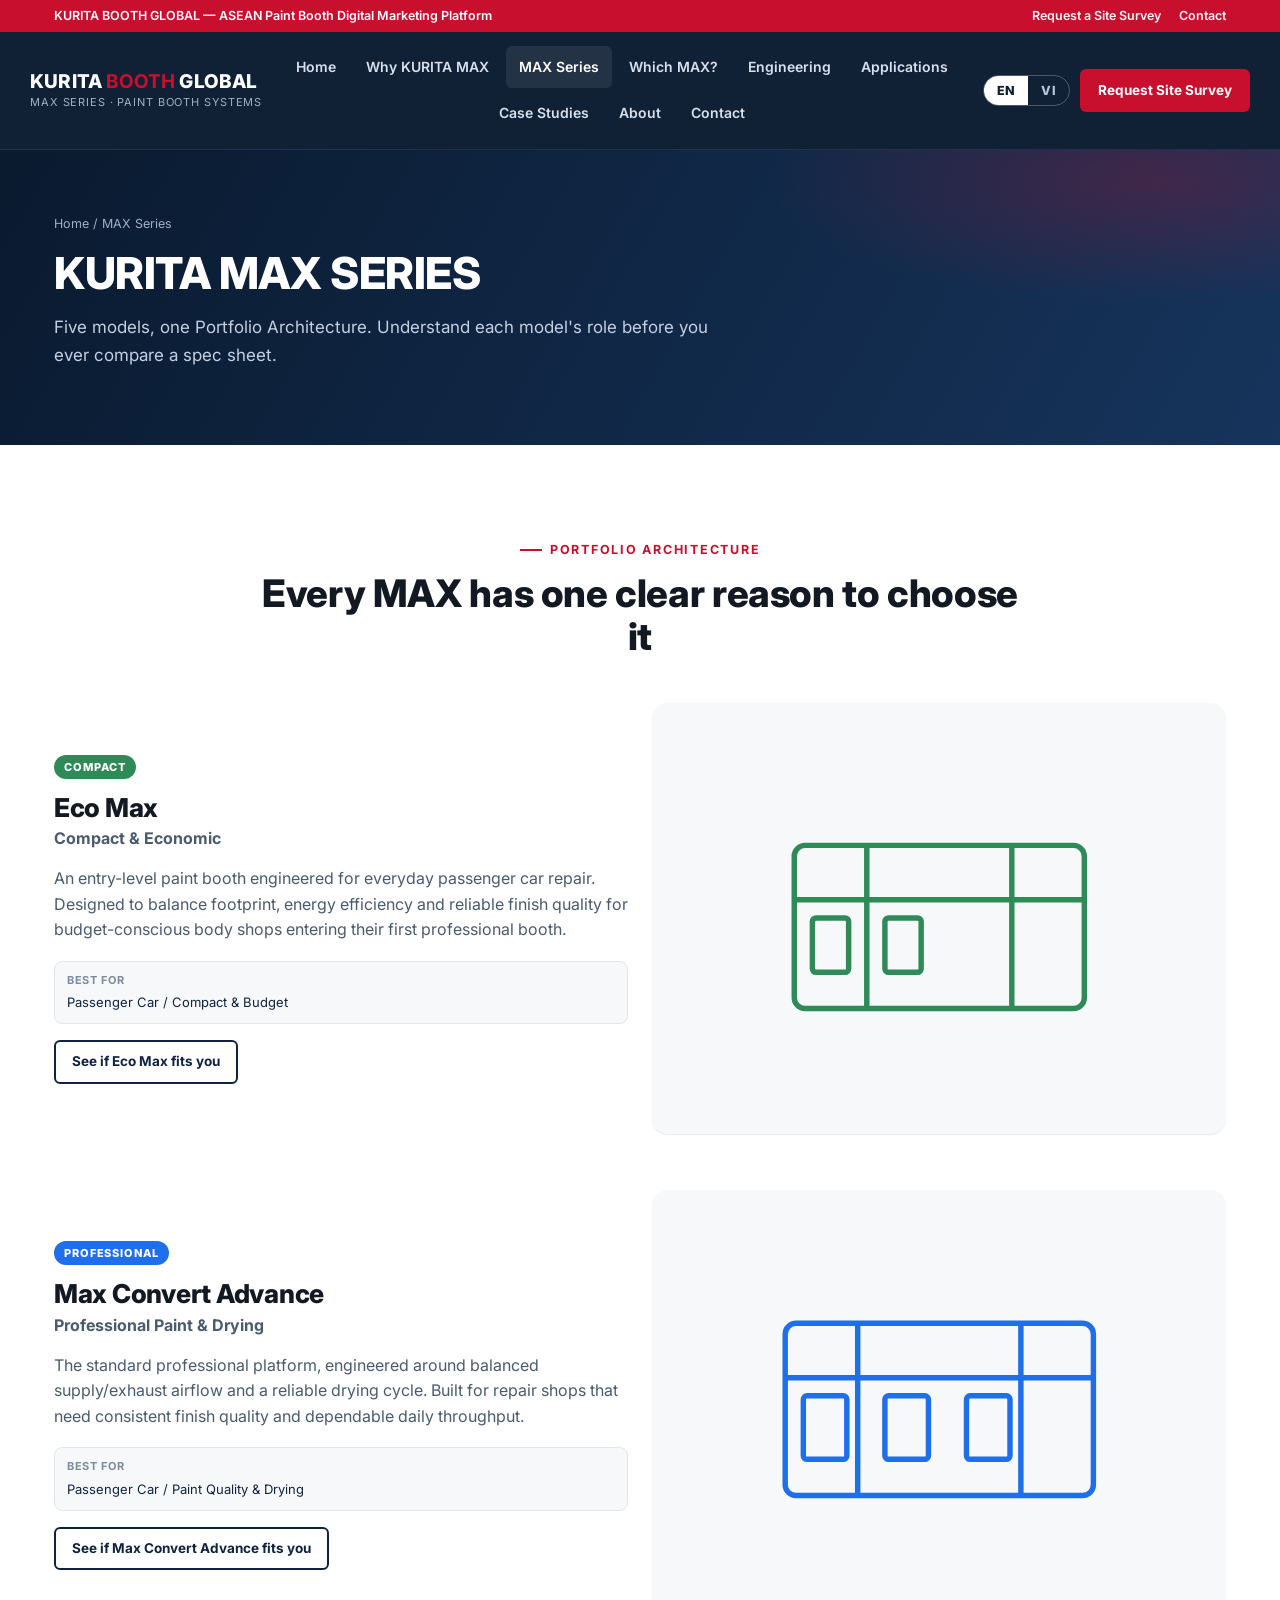
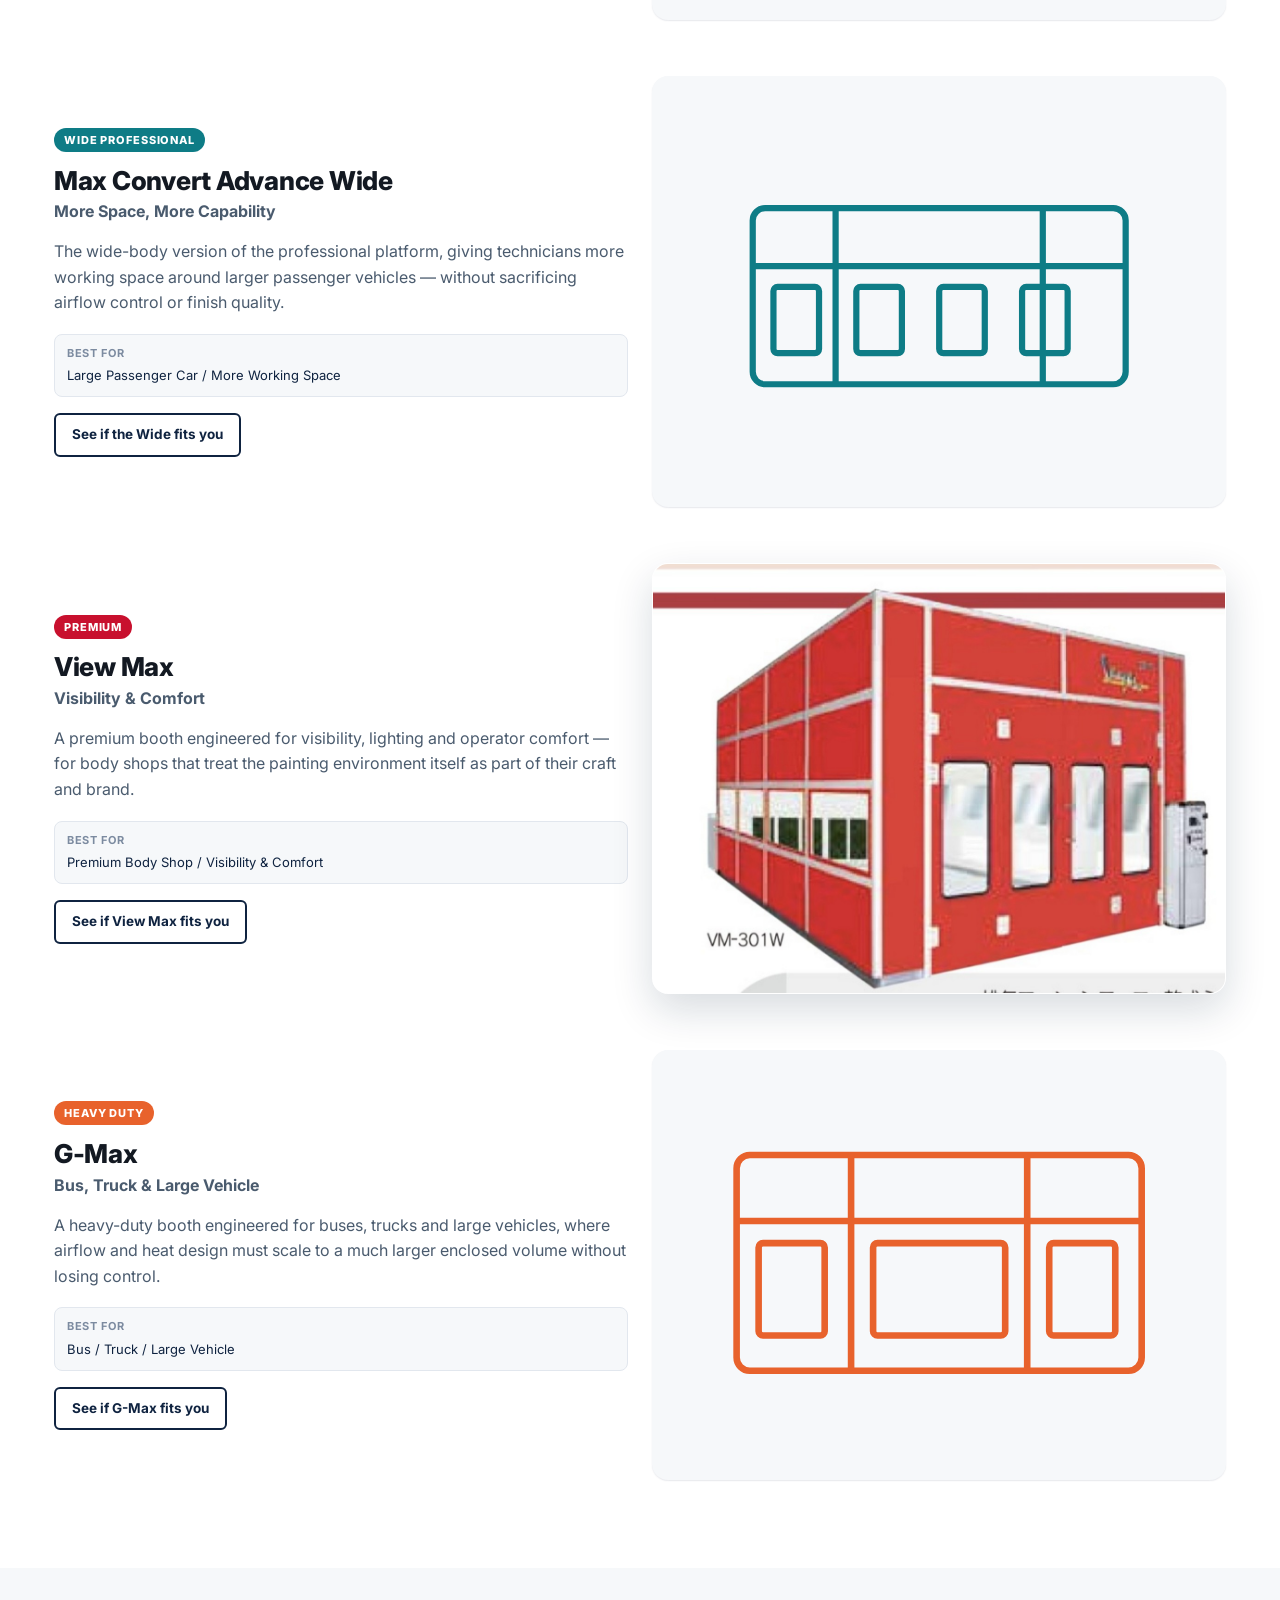
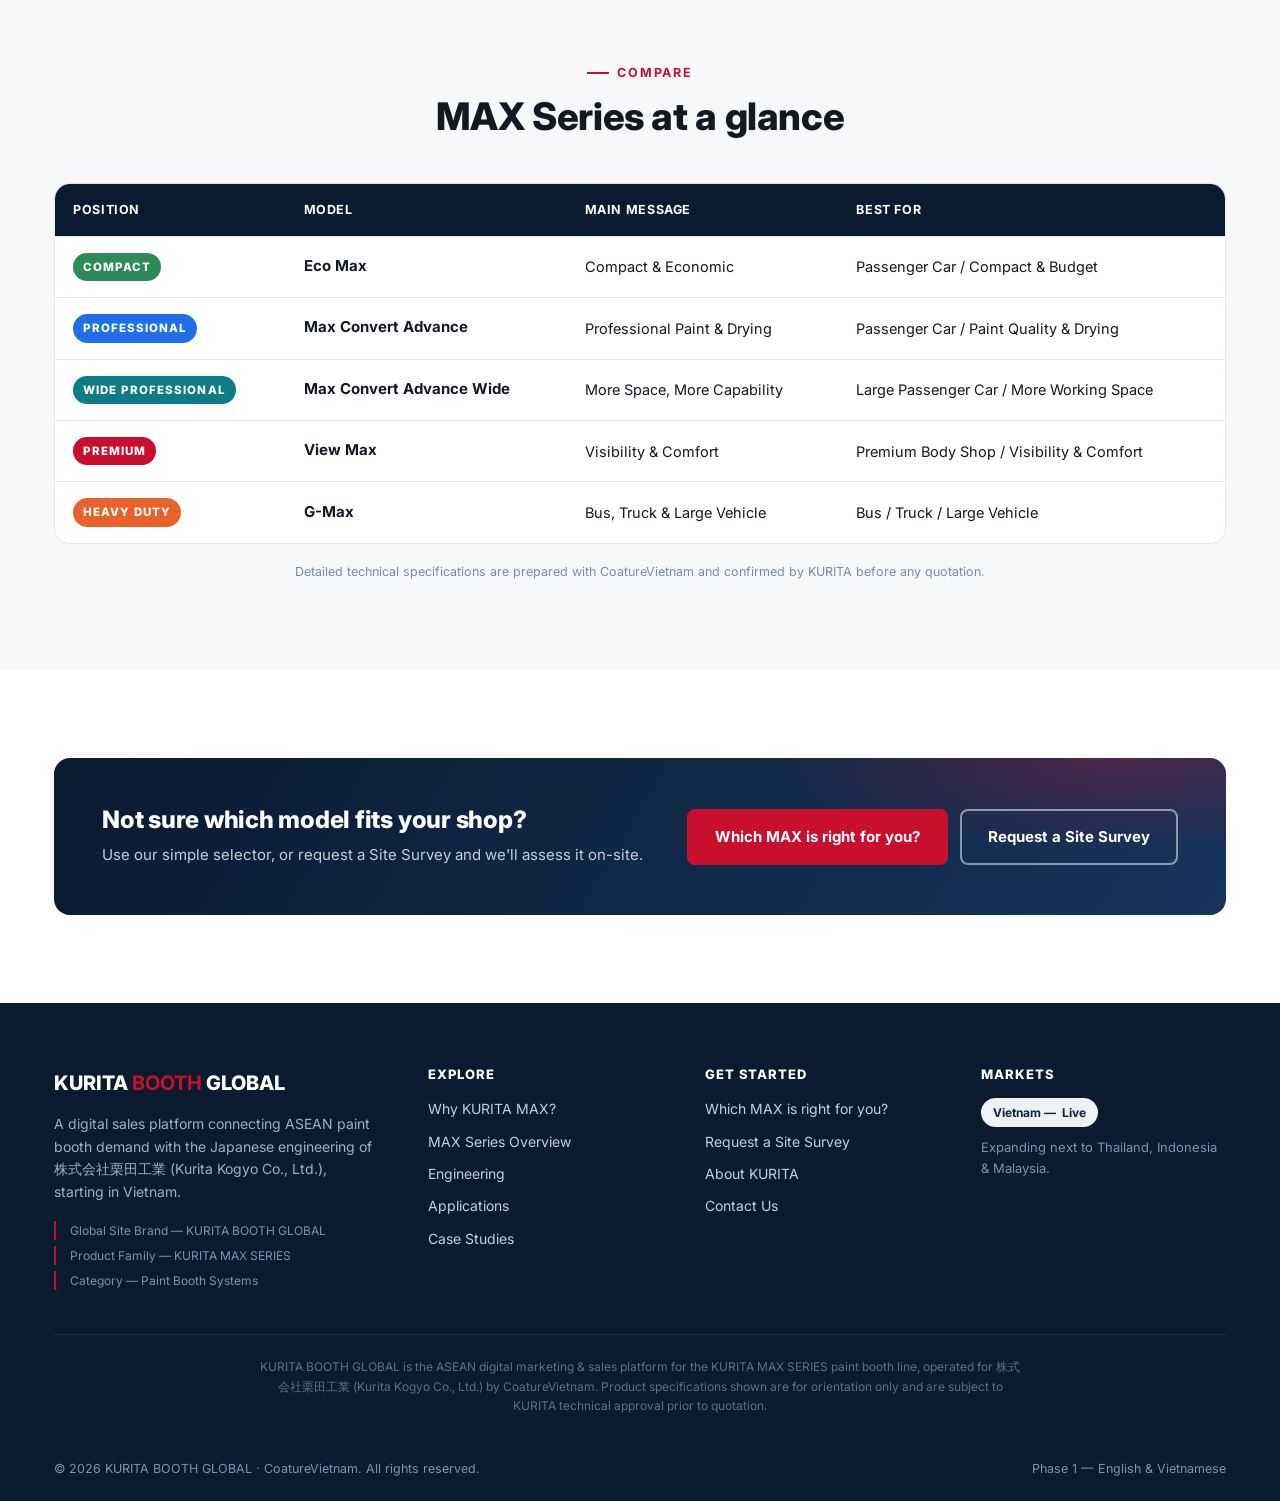
<file: max-series.html>
<!DOCTYPE html>
<html lang="en" data-lang="en">
<head>
<meta charset="UTF-8">
<meta name="viewport" content="width=device-width, initial-scale=1.0">
<title>KURITA MAX SERIES — 5 Paint Booth Models | KURITA BOOTH GLOBAL</title>
<meta name="description" content="Explore the KURITA MAX SERIES paint booth portfolio: Eco Max, Max Convert Advance, Max Convert Advance Wide, View Max and G-Max.">
<link rel="preconnect" href="https://fonts.googleapis.com">
<link href="https://fonts.googleapis.com/css2?family=Inter:wght@400;500;600;700;800&display=swap" rel="stylesheet">
<link rel="stylesheet" href="assets/css/style.css">
</head>
<body>

<header class="site-header">
  <div class="topbar">
    <div class="container">
      <div class="topbar-links">
        <span class="lang-en">KURITA BOOTH GLOBAL — ASEAN Paint Booth Digital Marketing Platform</span>
        <span class="lang-vi">KURITA BOOTH GLOBAL — Nền tảng Digital Marketing Paint Booth cho ASEAN</span>
      </div>
      <div class="topbar-links">
        <a href="site-survey.html"><span class="lang-en">Request a Site Survey</span><span class="lang-vi">Yêu cầu Site Survey</span></a>
        <a href="contact.html"><span class="lang-en">Contact</span><span class="lang-vi">Liên hệ</span></a>
      </div>
    </div>
  </div>
  <div class="container nav-wrap">
    <a href="index.html" class="brand">
      <span class="brand-name">KURITA <b>BOOTH</b> GLOBAL</span>
      <span class="brand-sub">MAX Series · Paint Booth Systems</span>
    </a>
    <nav class="nav">
      <a href="index.html"><span class="lang-en">Home</span><span class="lang-vi">Trang chủ</span></a>
      <a href="why-kurita-max.html"><span class="lang-en">Why KURITA MAX</span><span class="lang-vi">Vì sao chọn KURITA MAX</span></a>
      <a href="max-series.html" class="active"><span class="lang-en">MAX Series</span><span class="lang-vi">Dòng MAX Series</span></a>
      <a href="which-max.html"><span class="lang-en">Which MAX?</span><span class="lang-vi">Chọn MAX nào?</span></a>
      <a href="engineering.html"><span class="lang-en">Engineering</span><span class="lang-vi">Kỹ thuật</span></a>
      <a href="applications.html"><span class="lang-en">Applications</span><span class="lang-vi">Ứng dụng</span></a>
      <a href="case-studies.html"><span class="lang-en">Case Studies</span><span class="lang-vi">Case Study</span></a>
      <a href="about.html"><span class="lang-en">About</span><span class="lang-vi">Giới thiệu</span></a>
      <a href="contact.html"><span class="lang-en">Contact</span><span class="lang-vi">Liên hệ</span></a>
    </nav>
    <div class="nav-actions">
      <div class="lang-toggle">
        <button data-set-lang="en">EN</button>
        <button data-set-lang="vi">VI</button>
      </div>
      <a href="site-survey.html" class="btn btn-primary btn-sm">
        <span class="lang-en">Request Site Survey</span><span class="lang-vi">Yêu cầu Site Survey</span>
      </a>
      <button class="nav-toggle" aria-label="Menu">
        <svg viewBox="0 0 24 24" fill="none" stroke="currentColor" stroke-width="2"><path d="M3 6h18M3 12h18M3 18h18"/></svg>
      </button>
    </div>
  </div>
</header>

<section class="page-hero">
  <div class="container">
    <div class="breadcrumb"><a href="index.html">Home</a> / <span class="lang-en">MAX Series</span><span class="lang-vi">Dòng MAX Series</span></div>
    <h1><span class="lang-en">KURITA MAX SERIES</span><span class="lang-vi">KURITA MAX SERIES</span></h1>
    <p><span class="lang-en">Five models, one Portfolio Architecture. Understand each model's role before you ever compare a spec sheet.</span><span class="lang-vi">Năm model, một cấu trúc danh mục sản phẩm (Portfolio Architecture). Hiểu rõ vai trò của từng model trước khi so sánh thông số kỹ thuật.</span></p>
  </div>
</section>

<section class="section">
  <div class="container">
    <div class="section-head center">
      <span class="eyebrow"><span class="lang-en">Portfolio Architecture</span><span class="lang-vi">Cấu trúc Danh mục Sản phẩm</span></span>
      <h2 class="section-title"><span class="lang-en">Every MAX has one clear reason to choose it</span><span class="lang-vi">Mỗi phiên bản MAX đều có một lý do lựa chọn rõ ràng</span></h2>
    </div>

    <div class="grid grid-2" id="eco-max" style="align-items:center;margin-bottom:56px">
      <div>
        <span class="product-badge" style="background:var(--acc-eco)">COMPACT</span>
        <h3 style="font-size:26px;margin-top:14px">Eco Max</h3>
        <p class="product-msg" style="font-size:16px;margin-top:4px"><span class="lang-en">Compact &amp; Economic</span><span class="lang-vi">Nhỏ gọn &amp; Tiết kiệm</span></p>
        <p style="margin-top:14px;color:var(--steel-600)">
          <span class="lang-en">An entry-level paint booth engineered for everyday passenger car repair. Designed to balance footprint, energy efficiency and reliable finish quality for budget-conscious body shops entering their first professional booth.</span>
          <span class="lang-vi">Paint Booth cơ bản, được thiết kế cho sửa chữa xe con hàng ngày. Cân bằng giữa diện tích lắp đặt, hiệu quả năng lượng và chất lượng bề mặt ổn định, phù hợp cho các xưởng có ngân sách vừa phải lần đầu đầu tư booth chuyên nghiệp.</span>
        </p>
        <div class="product-best" style="margin-top:18px">
          <b><span class="lang-en">Best For</span><span class="lang-vi">Phù hợp nhất với</span></b>
          <span class="lang-en">Passenger Car / Compact &amp; Budget</span><span class="lang-vi">Xe con / Nhỏ gọn &amp; Ngân sách vừa phải</span>
        </div>
        <a href="which-max.html" class="btn btn-outline btn-sm"><span class="lang-en">See if Eco Max fits you</span><span class="lang-vi">Xem Eco Max có phù hợp với bạn</span></a>
      </div>
      <div class="card" style="background:var(--steel-50);border:none;aspect-ratio:4/3;display:flex;align-items:center;justify-content:center">
        <svg viewBox="0 0 200 140" width="70%" fill="none" stroke="var(--acc-eco)" stroke-width="3"><rect x="20" y="30" width="160" height="90" rx="6"/><path d="M20 60h160M60 30v90M140 30v90"/><rect x="30" y="70" width="20" height="30" rx="2"/><rect x="70" y="70" width="20" height="30" rx="2"/></svg>
      </div>
    </div>

    <div class="grid grid-2" id="max-convert-advance" style="align-items:center;margin-bottom:56px">
      <div class="card" style="background:var(--steel-50);border:none;aspect-ratio:4/3;display:flex;align-items:center;justify-content:center;order:2">
        <svg viewBox="0 0 200 140" width="70%" fill="none" stroke="var(--acc-adv)" stroke-width="3"><rect x="15" y="25" width="170" height="95" rx="6"/><path d="M15 55h170M55 25v95M145 25v95"/><rect x="25" y="65" width="24" height="35" rx="2"/><rect x="70" y="65" width="24" height="35" rx="2"/><rect x="115" y="65" width="24" height="35" rx="2"/></svg>
      </div>
      <div style="order:1">
        <span class="product-badge" style="background:var(--acc-adv)">PROFESSIONAL</span>
        <h3 style="font-size:26px;margin-top:14px">Max Convert Advance</h3>
        <p class="product-msg" style="font-size:16px;margin-top:4px"><span class="lang-en">Professional Paint &amp; Drying</span><span class="lang-vi">Sơn &amp; Sấy Chuyên nghiệp</span></p>
        <p style="margin-top:14px;color:var(--steel-600)">
          <span class="lang-en">The standard professional platform, engineered around balanced supply/exhaust airflow and a reliable drying cycle. Built for repair shops that need consistent finish quality and dependable daily throughput.</span>
          <span class="lang-vi">Nền tảng chuyên nghiệp tiêu chuẩn, được thiết kế xoay quanh việc cân bằng cấp khí/hút khí và chu trình sấy đáng tin cậy. Phù hợp cho các xưởng sửa chữa cần chất lượng bề mặt ổn định và năng suất vận hành hàng ngày đáng tin cậy.</span>
        </p>
        <div class="product-best" style="margin-top:18px">
          <b><span class="lang-en">Best For</span><span class="lang-vi">Phù hợp nhất với</span></b>
          <span class="lang-en">Passenger Car / Paint Quality &amp; Drying</span><span class="lang-vi">Xe con / Chất lượng Sơn &amp; Sấy</span>
        </div>
        <a href="which-max.html" class="btn btn-outline btn-sm"><span class="lang-en">See if Max Convert Advance fits you</span><span class="lang-vi">Xem Max Convert Advance có phù hợp với bạn</span></a>
      </div>
    </div>

    <div class="grid grid-2" id="max-convert-advance-wide" style="align-items:center;margin-bottom:56px">
      <div>
        <span class="product-badge" style="background:var(--acc-wide)">WIDE PROFESSIONAL</span>
        <h3 style="font-size:26px;margin-top:14px">Max Convert Advance Wide</h3>
        <p class="product-msg" style="font-size:16px;margin-top:4px"><span class="lang-en">More Space, More Capability</span><span class="lang-vi">Nhiều không gian, Nhiều khả năng</span></p>
        <p style="margin-top:14px;color:var(--steel-600)">
          <span class="lang-en">The wide-body version of the professional platform, giving technicians more working space around larger passenger vehicles — without sacrificing airflow control or finish quality.</span>
          <span class="lang-vi">Phiên bản thân rộng của nền tảng chuyên nghiệp, mang lại thêm không gian thao tác cho kỹ thuật viên quanh các dòng xe con cỡ lớn — mà không ảnh hưởng đến khả năng kiểm soát luồng khí hay chất lượng bề mặt.</span>
        </p>
        <div class="product-best" style="margin-top:18px">
          <b><span class="lang-en">Best For</span><span class="lang-vi">Phù hợp nhất với</span></b>
          <span class="lang-en">Large Passenger Car / More Working Space</span><span class="lang-vi">Xe con cỡ lớn / Cần thêm không gian thao tác</span>
        </div>
        <a href="which-max.html" class="btn btn-outline btn-sm"><span class="lang-en">See if the Wide fits you</span><span class="lang-vi">Xem phiên bản Wide có phù hợp với bạn</span></a>
      </div>
      <div class="card" style="background:var(--steel-50);border:none;aspect-ratio:4/3;display:flex;align-items:center;justify-content:center">
        <svg viewBox="0 0 200 140" width="80%" fill="none" stroke="var(--acc-wide)" stroke-width="3"><rect x="10" y="30" width="180" height="85" rx="6"/><path d="M10 58h180M50 30v85M150 30v85"/><rect x="20" y="68" width="22" height="32" rx="2"/><rect x="60" y="68" width="22" height="32" rx="2"/><rect x="100" y="68" width="22" height="32" rx="2"/><rect x="140" y="68" width="22" height="32" rx="2"/></svg>
      </div>
    </div>

    <div class="grid grid-2" id="view-max" style="align-items:center;margin-bottom:56px">
      <div class="hero-photo" style="order:2">
        <img src="assets/img/view-max-vm301w.jpg" alt="KURITA View Max VM-301W paint booth">
      </div>
      <div style="order:1">
        <span class="product-badge" style="background:var(--acc-view)">PREMIUM</span>
        <h3 style="font-size:26px;margin-top:14px">View Max</h3>
        <p class="product-msg" style="font-size:16px;margin-top:4px"><span class="lang-en">Visibility &amp; Comfort</span><span class="lang-vi">Tầm nhìn &amp; Sự thoải mái</span></p>
        <p style="margin-top:14px;color:var(--steel-600)">
          <span class="lang-en">A premium booth engineered for visibility, lighting and operator comfort — for body shops that treat the painting environment itself as part of their craft and brand.</span>
          <span class="lang-vi">Paint Booth cao cấp, thiết kế tập trung vào tầm nhìn, ánh sáng và sự thoải mái của người vận hành — dành cho các xưởng xem môi trường sơn là một phần của tay nghề và thương hiệu.</span>
        </p>
        <div class="product-best" style="margin-top:18px">
          <b><span class="lang-en">Best For</span><span class="lang-vi">Phù hợp nhất với</span></b>
          <span class="lang-en">Premium Body Shop / Visibility &amp; Comfort</span><span class="lang-vi">Xưởng cao cấp / Tầm nhìn &amp; Sự thoải mái</span>
        </div>
        <a href="which-max.html" class="btn btn-outline btn-sm"><span class="lang-en">See if View Max fits you</span><span class="lang-vi">Xem View Max có phù hợp với bạn</span></a>
      </div>
    </div>

    <div class="grid grid-2" id="g-max" style="align-items:center">
      <div class="card" style="background:var(--steel-50);border:none;aspect-ratio:4/3;display:flex;align-items:center;justify-content:center;order:2">
        <svg viewBox="0 0 200 140" width="85%" fill="none" stroke="var(--acc-gmax)" stroke-width="3"><rect x="8" y="20" width="184" height="98" rx="6"/><path d="M8 50h184M60 20v98M140 20v98"/><rect x="18" y="60" width="30" height="42" rx="2"/><rect x="70" y="60" width="60" height="42" rx="2"/><rect x="150" y="60" width="30" height="42" rx="2"/></svg>
      </div>
      <div style="order:1">
        <span class="product-badge" style="background:var(--acc-gmax)">HEAVY DUTY</span>
        <h3 style="font-size:26px;margin-top:14px">G-Max</h3>
        <p class="product-msg" style="font-size:16px;margin-top:4px"><span class="lang-en">Bus, Truck &amp; Large Vehicle</span><span class="lang-vi">Bus, Xe tải &amp; Xe cỡ lớn</span></p>
        <p style="margin-top:14px;color:var(--steel-600)">
          <span class="lang-en">A heavy-duty booth engineered for buses, trucks and large vehicles, where airflow and heat design must scale to a much larger enclosed volume without losing control.</span>
          <span class="lang-vi">Paint Booth công suất lớn, thiết kế cho xe bus, xe tải và các phương tiện cỡ lớn, nơi luồng khí và thiết kế nhiệt cần mở rộng quy mô cho không gian kín thể tích lớn hơn nhiều mà vẫn giữ được khả năng kiểm soát.</span>
        </p>
        <div class="product-best" style="margin-top:18px">
          <b><span class="lang-en">Best For</span><span class="lang-vi">Phù hợp nhất với</span></b>
          <span class="lang-en">Bus / Truck / Large Vehicle</span><span class="lang-vi">Bus / Xe tải / Xe cỡ lớn</span>
        </div>
        <a href="which-max.html" class="btn btn-outline btn-sm"><span class="lang-en">See if G-Max fits you</span><span class="lang-vi">Xem G-Max có phù hợp với bạn</span></a>
      </div>
    </div>
  </div>
</section>

<section class="section section--alt">
  <div class="container">
    <div class="section-head center">
      <span class="eyebrow"><span class="lang-en">Compare</span><span class="lang-vi">So sánh</span></span>
      <h2 class="section-title"><span class="lang-en">MAX Series at a glance</span><span class="lang-vi">Tổng quan MAX Series</span></h2>
    </div>
    <div class="table-wrap">
      <table class="compare">
        <thead>
          <tr>
            <th><span class="lang-en">Position</span><span class="lang-vi">Vị trí</span></th>
            <th><span class="lang-en">Model</span><span class="lang-vi">Model</span></th>
            <th><span class="lang-en">Main Message</span><span class="lang-vi">Thông điệp chính</span></th>
            <th><span class="lang-en">Best For</span><span class="lang-vi">Phù hợp nhất với</span></th>
          </tr>
        </thead>
        <tbody>
          <tr>
            <td><span class="tag" style="background:var(--acc-eco);color:#fff">COMPACT</span></td>
            <td><b>Eco Max</b></td>
            <td><span class="lang-en">Compact &amp; Economic</span><span class="lang-vi">Nhỏ gọn &amp; Tiết kiệm</span></td>
            <td><span class="lang-en">Passenger Car / Compact &amp; Budget</span><span class="lang-vi">Xe con / Ngân sách vừa phải</span></td>
          </tr>
          <tr>
            <td><span class="tag" style="background:var(--acc-adv);color:#fff">PROFESSIONAL</span></td>
            <td><b>Max Convert Advance</b></td>
            <td><span class="lang-en">Professional Paint &amp; Drying</span><span class="lang-vi">Sơn &amp; Sấy Chuyên nghiệp</span></td>
            <td><span class="lang-en">Passenger Car / Paint Quality &amp; Drying</span><span class="lang-vi">Xe con / Chất lượng Sơn &amp; Sấy</span></td>
          </tr>
          <tr>
            <td><span class="tag" style="background:var(--acc-wide);color:#fff">WIDE PROFESSIONAL</span></td>
            <td><b>Max Convert Advance Wide</b></td>
            <td><span class="lang-en">More Space, More Capability</span><span class="lang-vi">Nhiều không gian, Nhiều khả năng</span></td>
            <td><span class="lang-en">Large Passenger Car / More Working Space</span><span class="lang-vi">Xe con cỡ lớn / Cần thêm không gian</span></td>
          </tr>
          <tr>
            <td><span class="tag" style="background:var(--acc-view);color:#fff">PREMIUM</span></td>
            <td><b>View Max</b></td>
            <td><span class="lang-en">Visibility &amp; Comfort</span><span class="lang-vi">Tầm nhìn &amp; Sự thoải mái</span></td>
            <td><span class="lang-en">Premium Body Shop / Visibility &amp; Comfort</span><span class="lang-vi">Xưởng cao cấp / Tầm nhìn &amp; Thoải mái</span></td>
          </tr>
          <tr>
            <td><span class="tag" style="background:var(--acc-gmax);color:#fff">HEAVY DUTY</span></td>
            <td><b>G-Max</b></td>
            <td><span class="lang-en">Bus, Truck &amp; Large Vehicle</span><span class="lang-vi">Bus, Xe tải &amp; Xe cỡ lớn</span></td>
            <td><span class="lang-en">Bus / Truck / Large Vehicle</span><span class="lang-vi">Bus / Xe tải / Xe cỡ lớn</span></td>
          </tr>
        </tbody>
      </table>
    </div>
    <p class="form-note center" style="margin-top:18px">
      <span class="lang-en">Detailed technical specifications are prepared with CoatureVietnam and confirmed by KURITA before any quotation.</span>
      <span class="lang-vi">Thông số kỹ thuật chi tiết được chuẩn bị cùng CoatureVietnam và được KURITA xác nhận trước khi báo giá.</span>
    </p>
  </div>
</section>

<section class="section">
  <div class="container">
    <div class="cta-banner">
      <div class="cta-banner-text">
        <h3><span class="lang-en">Not sure which model fits your shop?</span><span class="lang-vi">Chưa chắc model nào phù hợp với xưởng của bạn?</span></h3>
        <p><span class="lang-en">Use our simple selector, or request a Site Survey and we'll assess it on-site.</span><span class="lang-vi">Sử dụng công cụ lựa chọn đơn giản, hoặc yêu cầu Site Survey để được đánh giá trực tiếp tại xưởng.</span></p>
      </div>
      <div class="cta-banner-actions">
        <a href="which-max.html" class="btn btn-primary"><span class="lang-en">Which MAX is right for you?</span><span class="lang-vi">MAX nào phù hợp với bạn?</span></a>
        <a href="site-survey.html" class="btn btn-secondary"><span class="lang-en">Request a Site Survey</span><span class="lang-vi">Yêu cầu Site Survey</span></a>
      </div>
    </div>
  </div>
</section>

<footer class="site-footer">
  <div class="container">
    <div class="footer-grid">
      <div class="footer-col">
        <div class="footer-brand-name">KURITA <b>BOOTH</b> GLOBAL</div>
        <p class="footer-desc">
          <span class="lang-en">A digital sales platform connecting ASEAN paint booth demand with the Japanese engineering of 株式会社栗田工業 (Kurita Kogyo Co., Ltd.), starting in Vietnam.</span>
          <span class="lang-vi">Nền tảng bán hàng số kết nối nhu cầu Paint Booth tại ASEAN với năng lực kỹ thuật Nhật Bản của 株式会社栗田工業 (Kurita Kogyo Co., Ltd.), khởi đầu tại Vietnam.</span>
        </p>
        <div class="footer-tiers">
          <span>Global Site Brand — KURITA BOOTH GLOBAL</span>
          <span>Product Family — KURITA MAX SERIES</span>
          <span>Category — Paint Booth Systems</span>
        </div>
      </div>
      <div class="footer-col">
        <h4><span class="lang-en">Explore</span><span class="lang-vi">Khám phá</span></h4>
        <ul>
          <li><a href="why-kurita-max.html"><span class="lang-en">Why KURITA MAX?</span><span class="lang-vi">Vì sao chọn KURITA MAX?</span></a></li>
          <li><a href="max-series.html"><span class="lang-en">MAX Series Overview</span><span class="lang-vi">Tổng quan MAX Series</span></a></li>
          <li><a href="engineering.html"><span class="lang-en">Engineering</span><span class="lang-vi">Kỹ thuật</span></a></li>
          <li><a href="applications.html"><span class="lang-en">Applications</span><span class="lang-vi">Ứng dụng</span></a></li>
          <li><a href="case-studies.html"><span class="lang-en">Case Studies</span><span class="lang-vi">Case Study</span></a></li>
        </ul>
      </div>
      <div class="footer-col">
        <h4><span class="lang-en">Get Started</span><span class="lang-vi">Bắt đầu</span></h4>
        <ul>
          <li><a href="which-max.html"><span class="lang-en">Which MAX is right for you?</span><span class="lang-vi">MAX nào phù hợp với bạn?</span></a></li>
          <li><a href="site-survey.html"><span class="lang-en">Request a Site Survey</span><span class="lang-vi">Yêu cầu Site Survey</span></a></li>
          <li><a href="about.html"><span class="lang-en">About KURITA</span><span class="lang-vi">Về KURITA</span></a></li>
          <li><a href="contact.html"><span class="lang-en">Contact Us</span><span class="lang-vi">Liên hệ</span></a></li>
        </ul>
      </div>
      <div class="footer-col">
        <h4><span class="lang-en">Markets</span><span class="lang-vi">Thị trường</span></h4>
        <ul>
          <li><span class="badge-phase">Vietnam — <span class="lang-en">Live</span><span class="lang-vi">Đang triển khai</span></span></li>
          <li style="margin-top:10px;color:#7f93ac;font-size:13px">
            <span class="lang-en">Expanding next to Thailand, Indonesia &amp; Malaysia.</span>
            <span class="lang-vi">Mở rộng tiếp theo sang Thailand, Indonesia &amp; Malaysia.</span>
          </li>
        </ul>
      </div>
    </div>
    <p class="footer-disclaimer" style="padding-top:22px">
      <span class="lang-en">KURITA BOOTH GLOBAL is the ASEAN digital marketing &amp; sales platform for the KURITA MAX SERIES paint booth line, operated for 株式会社栗田工業 (Kurita Kogyo Co., Ltd.) by CoatureVietnam. Product specifications shown are for orientation only and are subject to KURITA technical approval prior to quotation.</span>
      <span class="lang-vi">KURITA BOOTH GLOBAL là nền tảng digital marketing &amp; bán hàng tại ASEAN cho dòng Paint Booth KURITA MAX SERIES, được CoatureVietnam vận hành cho 株式会社栗田工業 (Kurita Kogyo Co., Ltd.). Thông số sản phẩm hiển thị chỉ mang tính định hướng và cần được KURITA xác nhận kỹ thuật trước khi báo giá chính thức.</span>
    </p>
    <div class="footer-bottom">
      <span>© <span data-year></span> KURITA BOOTH GLOBAL · CoatureVietnam. <span class="lang-en">All rights reserved.</span><span class="lang-vi">Bảo lưu mọi quyền.</span></span>
      <span><span class="lang-en">Phase 1 — English &amp; Vietnamese</span><span class="lang-vi">Giai đoạn 1 — Tiếng Anh &amp; Tiếng Việt</span></span>
    </div>
  </div>
</footer>
<script src="assets/js/main.js"></script>
</body>
</html>
</file>
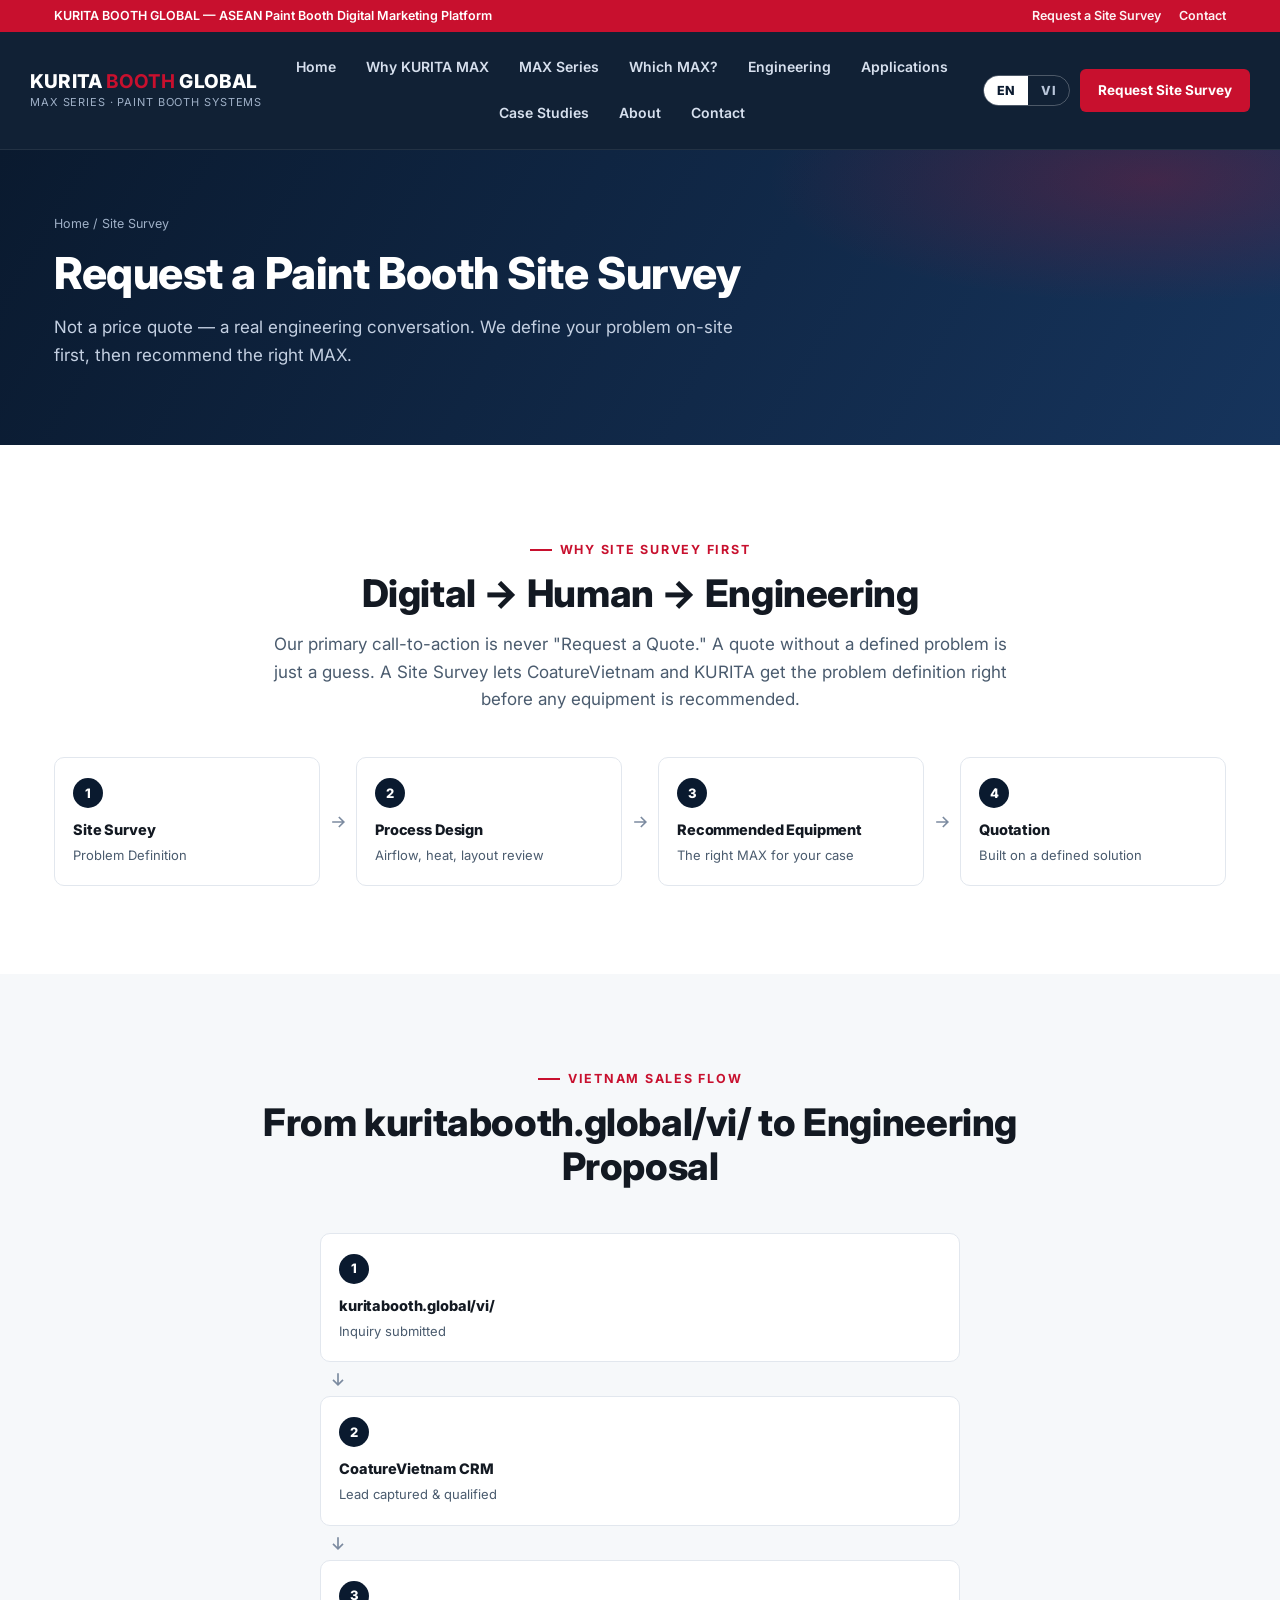
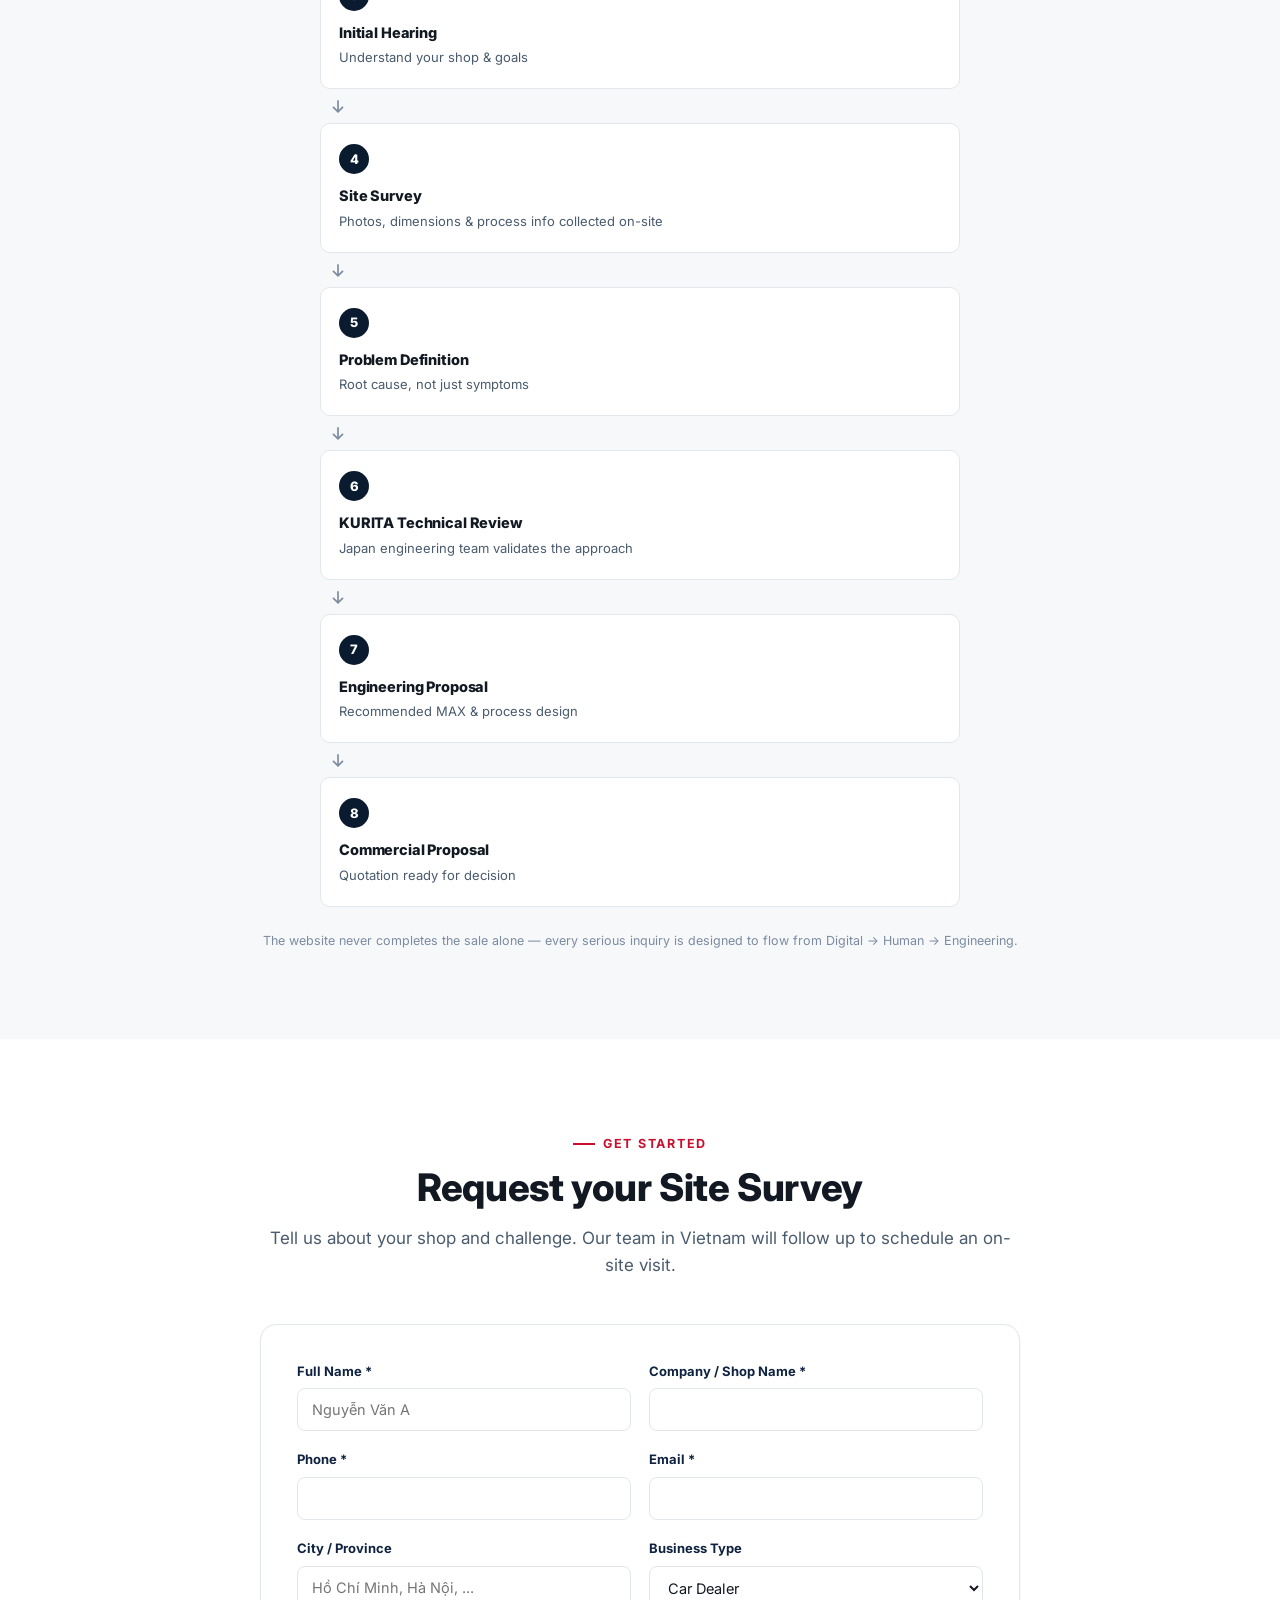
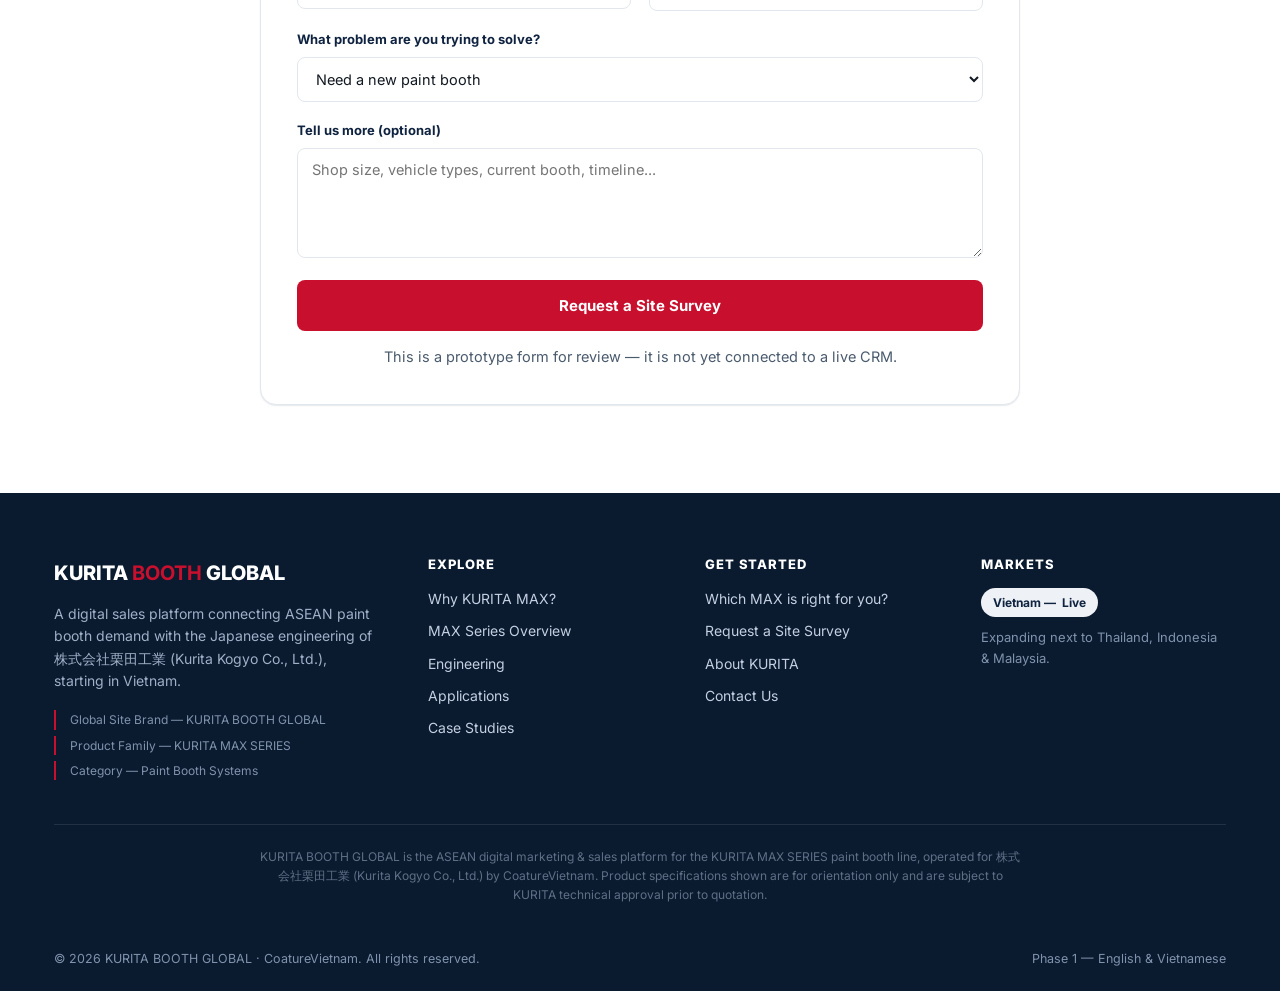
<file: site-survey.html>
<!DOCTYPE html>
<html lang="en" data-lang="en">
<head>
<meta charset="UTF-8">
<meta name="viewport" content="width=device-width, initial-scale=1.0">
<title>Request a Paint Booth Site Survey | KURITA BOOTH GLOBAL</title>
<meta name="description" content="Request a KURITA Paint Booth Site Survey in Vietnam. We define the problem first, then recommend the right MAX and prepare an engineering proposal.">
<link rel="preconnect" href="https://fonts.googleapis.com">
<link href="https://fonts.googleapis.com/css2?family=Inter:wght@400;500;600;700;800&display=swap" rel="stylesheet">
<link rel="stylesheet" href="assets/css/style.css">
</head>
<body>

<header class="site-header">
  <div class="topbar">
    <div class="container">
      <div class="topbar-links">
        <span class="lang-en">KURITA BOOTH GLOBAL — ASEAN Paint Booth Digital Marketing Platform</span>
        <span class="lang-vi">KURITA BOOTH GLOBAL — Nền tảng Digital Marketing Paint Booth cho ASEAN</span>
      </div>
      <div class="topbar-links">
        <a href="site-survey.html"><span class="lang-en">Request a Site Survey</span><span class="lang-vi">Yêu cầu Site Survey</span></a>
        <a href="contact.html"><span class="lang-en">Contact</span><span class="lang-vi">Liên hệ</span></a>
      </div>
    </div>
  </div>
  <div class="container nav-wrap">
    <a href="index.html" class="brand">
      <span class="brand-name">KURITA <b>BOOTH</b> GLOBAL</span>
      <span class="brand-sub">MAX Series · Paint Booth Systems</span>
    </a>
    <nav class="nav">
      <a href="index.html"><span class="lang-en">Home</span><span class="lang-vi">Trang chủ</span></a>
      <a href="why-kurita-max.html"><span class="lang-en">Why KURITA MAX</span><span class="lang-vi">Vì sao chọn KURITA MAX</span></a>
      <a href="max-series.html"><span class="lang-en">MAX Series</span><span class="lang-vi">Dòng MAX Series</span></a>
      <a href="which-max.html"><span class="lang-en">Which MAX?</span><span class="lang-vi">Chọn MAX nào?</span></a>
      <a href="engineering.html"><span class="lang-en">Engineering</span><span class="lang-vi">Kỹ thuật</span></a>
      <a href="applications.html"><span class="lang-en">Applications</span><span class="lang-vi">Ứng dụng</span></a>
      <a href="case-studies.html"><span class="lang-en">Case Studies</span><span class="lang-vi">Case Study</span></a>
      <a href="about.html"><span class="lang-en">About</span><span class="lang-vi">Giới thiệu</span></a>
      <a href="contact.html"><span class="lang-en">Contact</span><span class="lang-vi">Liên hệ</span></a>
    </nav>
    <div class="nav-actions">
      <div class="lang-toggle">
        <button data-set-lang="en">EN</button>
        <button data-set-lang="vi">VI</button>
      </div>
      <a href="site-survey.html" class="btn btn-primary btn-sm">
        <span class="lang-en">Request Site Survey</span><span class="lang-vi">Yêu cầu Site Survey</span>
      </a>
      <button class="nav-toggle" aria-label="Menu">
        <svg viewBox="0 0 24 24" fill="none" stroke="currentColor" stroke-width="2"><path d="M3 6h18M3 12h18M3 18h18"/></svg>
      </button>
    </div>
  </div>
</header>

<section class="page-hero">
  <div class="container">
    <div class="breadcrumb"><a href="index.html">Home</a> / <span class="lang-en">Site Survey</span><span class="lang-vi">Site Survey</span></div>
    <h1><span class="lang-en">Request a Paint Booth Site Survey</span><span class="lang-vi">Yêu cầu Site Survey cho Paint Booth</span></h1>
    <p><span class="lang-en">Not a price quote — a real engineering conversation. We define your problem on-site first, then recommend the right MAX.</span><span class="lang-vi">Không phải một bản báo giá — mà là một cuộc trao đổi kỹ thuật thực sự. Chúng tôi xác định vấn đề của bạn ngay tại hiện trường trước, sau đó mới đề xuất MAX phù hợp.</span></p>
  </div>
</section>

<section class="section">
  <div class="container">
    <div class="section-head center">
      <span class="eyebrow"><span class="lang-en">Why Site Survey First</span><span class="lang-vi">Vì sao Site Survey là bước đầu tiên</span></span>
      <h2 class="section-title"><span class="lang-en">Digital → Human → Engineering</span><span class="lang-vi">Digital → Con người → Kỹ thuật</span></h2>
      <p class="section-sub">
        <span class="lang-en">Our primary call-to-action is never "Request a Quote." A quote without a defined problem is just a guess. A Site Survey lets CoatureVietnam and KURITA get the problem definition right before any equipment is recommended.</span>
        <span class="lang-vi">CTA chính của chúng tôi không bao giờ là "Yêu cầu báo giá". Một báo giá không có vấn đề được xác định rõ chỉ là một phỏng đoán. Site Survey giúp CoatureVietnam và KURITA xác định đúng vấn đề trước khi đề xuất bất kỳ thiết bị nào.</span>
      </p>
    </div>

    <div class="funnel">
      <div class="funnel-step">
        <div class="step-no">1</div>
        <h4><span class="lang-en">Site Survey</span><span class="lang-vi">Site Survey</span></h4>
        <p><span class="lang-en">Problem Definition</span><span class="lang-vi">Xác định Vấn đề</span></p>
      </div>
      <div class="funnel-arrow"><svg viewBox="0 0 24 24" fill="none" stroke="currentColor" stroke-width="2"><path d="M5 12h14M13 6l6 6-6 6"/></svg></div>
      <div class="funnel-step">
        <div class="step-no">2</div>
        <h4><span class="lang-en">Process Design</span><span class="lang-vi">Thiết kế Quy trình</span></h4>
        <p><span class="lang-en">Airflow, heat, layout review</span><span class="lang-vi">Rà soát luồng khí, nhiệt, bố trí</span></p>
      </div>
      <div class="funnel-arrow"><svg viewBox="0 0 24 24" fill="none" stroke="currentColor" stroke-width="2"><path d="M5 12h14M13 6l6 6-6 6"/></svg></div>
      <div class="funnel-step">
        <div class="step-no">3</div>
        <h4><span class="lang-en">Recommended Equipment</span><span class="lang-vi">Thiết bị Đề xuất</span></h4>
        <p><span class="lang-en">The right MAX for your case</span><span class="lang-vi">MAX phù hợp với trường hợp của bạn</span></p>
      </div>
      <div class="funnel-arrow"><svg viewBox="0 0 24 24" fill="none" stroke="currentColor" stroke-width="2"><path d="M5 12h14M13 6l6 6-6 6"/></svg></div>
      <div class="funnel-step">
        <div class="step-no">4</div>
        <h4><span class="lang-en">Quotation</span><span class="lang-vi">Báo giá</span></h4>
        <p><span class="lang-en">Built on a defined solution</span><span class="lang-vi">Dựa trên một giải pháp đã xác định</span></p>
      </div>
    </div>
  </div>
</section>

<section class="section section--alt">
  <div class="container">
    <div class="section-head center">
      <span class="eyebrow"><span class="lang-en">Vietnam Sales Flow</span><span class="lang-vi">Luồng bán hàng tại Vietnam</span></span>
      <h2 class="section-title"><span class="lang-en">From kuritabooth.global/vi/ to Engineering Proposal</span><span class="lang-vi">Từ kuritabooth.global/vi/ đến Đề xuất Kỹ thuật</span></h2>
    </div>
    <div class="funnel-v" style="max-width:640px;margin:0 auto">
      <div class="funnel-step"><div class="step-no">1</div><h4>kuritabooth.global/vi/</h4><p><span class="lang-en">Inquiry submitted</span><span class="lang-vi">Gửi yêu cầu</span></p></div>
      <div class="funnel-arrow"><svg viewBox="0 0 24 24" fill="none" stroke="currentColor" stroke-width="2"><path d="M5 12h14M13 6l6 6-6 6"/></svg></div>
      <div class="funnel-step"><div class="step-no">2</div><h4>CoatureVietnam CRM</h4><p><span class="lang-en">Lead captured &amp; qualified</span><span class="lang-vi">Ghi nhận &amp; sàng lọc yêu cầu</span></p></div>
      <div class="funnel-arrow"><svg viewBox="0 0 24 24" fill="none" stroke="currentColor" stroke-width="2"><path d="M5 12h14M13 6l6 6-6 6"/></svg></div>
      <div class="funnel-step"><div class="step-no">3</div><h4><span class="lang-en">Initial Hearing</span><span class="lang-vi">Trao đổi ban đầu</span></h4><p><span class="lang-en">Understand your shop &amp; goals</span><span class="lang-vi">Tìm hiểu xưởng &amp; mục tiêu của bạn</span></p></div>
      <div class="funnel-arrow"><svg viewBox="0 0 24 24" fill="none" stroke="currentColor" stroke-width="2"><path d="M5 12h14M13 6l6 6-6 6"/></svg></div>
      <div class="funnel-step"><div class="step-no">4</div><h4><span class="lang-en">Site Survey</span><span class="lang-vi">Site Survey</span></h4><p><span class="lang-en">Photos, dimensions &amp; process info collected on-site</span><span class="lang-vi">Chụp ảnh, đo kích thước &amp; ghi nhận quy trình tại hiện trường</span></p></div>
      <div class="funnel-arrow"><svg viewBox="0 0 24 24" fill="none" stroke="currentColor" stroke-width="2"><path d="M5 12h14M13 6l6 6-6 6"/></svg></div>
      <div class="funnel-step"><div class="step-no">5</div><h4><span class="lang-en">Problem Definition</span><span class="lang-vi">Xác định Vấn đề</span></h4><p><span class="lang-en">Root cause, not just symptoms</span><span class="lang-vi">Nguyên nhân gốc, không chỉ triệu chứng</span></p></div>
      <div class="funnel-arrow"><svg viewBox="0 0 24 24" fill="none" stroke="currentColor" stroke-width="2"><path d="M5 12h14M13 6l6 6-6 6"/></svg></div>
      <div class="funnel-step"><div class="step-no">6</div><h4><span class="lang-en">KURITA Technical Review</span><span class="lang-vi">Rà soát Kỹ thuật của KURITA</span></h4><p><span class="lang-en">Japan engineering team validates the approach</span><span class="lang-vi">Đội ngũ kỹ thuật Nhật Bản xác nhận hướng giải pháp</span></p></div>
      <div class="funnel-arrow"><svg viewBox="0 0 24 24" fill="none" stroke="currentColor" stroke-width="2"><path d="M5 12h14M13 6l6 6-6 6"/></svg></div>
      <div class="funnel-step"><div class="step-no">7</div><h4><span class="lang-en">Engineering Proposal</span><span class="lang-vi">Đề xuất Kỹ thuật</span></h4><p><span class="lang-en">Recommended MAX &amp; process design</span><span class="lang-vi">MAX được đề xuất &amp; thiết kế quy trình</span></p></div>
      <div class="funnel-arrow"><svg viewBox="0 0 24 24" fill="none" stroke="currentColor" stroke-width="2"><path d="M5 12h14M13 6l6 6-6 6"/></svg></div>
      <div class="funnel-step"><div class="step-no">8</div><h4><span class="lang-en">Commercial Proposal</span><span class="lang-vi">Đề xuất Thương mại</span></h4><p><span class="lang-en">Quotation ready for decision</span><span class="lang-vi">Báo giá sẵn sàng để ra quyết định</span></p></div>
    </div>
    <p class="form-note center" style="margin-top:24px">
      <span class="lang-en">The website never completes the sale alone — every serious inquiry is designed to flow from Digital → Human → Engineering.</span>
      <span class="lang-vi">Website không bao giờ tự hoàn tất giao dịch một mình — mọi yêu cầu nghiêm túc đều được thiết kế để đi theo luồng Digital → Con người → Kỹ thuật.</span>
    </p>
  </div>
</section>

<section class="section" id="request-form">
  <div class="container">
    <div class="section-head center">
      <span class="eyebrow"><span class="lang-en">Get Started</span><span class="lang-vi">Bắt đầu</span></span>
      <h2 class="section-title"><span class="lang-en">Request your Site Survey</span><span class="lang-vi">Yêu cầu Site Survey của bạn</span></h2>
      <p class="section-sub">
        <span class="lang-en">Tell us about your shop and challenge. Our team in Vietnam will follow up to schedule an on-site visit.</span>
        <span class="lang-vi">Cho chúng tôi biết về xưởng và vấn đề của bạn. Đội ngũ tại Vietnam sẽ liên hệ để sắp xếp lịch khảo sát tại hiện trường.</span>
      </p>
    </div>

    <form class="card" style="max-width:760px;margin:0 auto;padding:36px" data-static-form>
      <div class="form-grid">
        <div class="field">
          <label><span class="lang-en">Full Name</span><span class="lang-vi">Họ và tên</span> *</label>
          <input type="text" required placeholder="Nguyễn Văn A">
        </div>
        <div class="field">
          <label><span class="lang-en">Company / Shop Name</span><span class="lang-vi">Công ty / Tên xưởng</span> *</label>
          <input type="text" required>
        </div>
        <div class="field">
          <label><span class="lang-en">Phone</span><span class="lang-vi">Số điện thoại</span> *</label>
          <input type="tel" required>
        </div>
        <div class="field">
          <label>Email *</label>
          <input type="email" required>
        </div>
        <div class="field">
          <label><span class="lang-en">City / Province</span><span class="lang-vi">Tỉnh / Thành phố</span></label>
          <input type="text" placeholder="Hồ Chí Minh, Hà Nội, ...">
        </div>
        <div class="field">
          <label><span class="lang-en">Business Type</span><span class="lang-vi">Loại hình kinh doanh</span></label>
          <select>
            <option><span>Car Dealer</span></option>
            <option><span>Independent Repair Shop</span></option>
            <option><span>Large Vehicle / Bus &amp; Truck</span></option>
            <option><span>High-Volume Body Shop</span></option>
            <option><span>Other</span></option>
          </select>
        </div>
        <div class="field full">
          <label><span class="lang-en">What problem are you trying to solve?</span><span class="lang-vi">Bạn đang muốn giải quyết vấn đề gì?</span></label>
          <select>
            <option><span class="lang-en">Need a new paint booth</span></option>
            <option><span class="lang-en">Poor airflow</span></option>
            <option><span class="lang-en">Paint defects</span></option>
            <option><span class="lang-en">Long drying time</span></option>
            <option><span class="lang-en">Need more working space</span></option>
            <option><span class="lang-en">Large vehicle painting</span></option>
          </select>
        </div>
        <div class="field full">
          <label><span class="lang-en">Tell us more (optional)</span><span class="lang-vi">Chia sẻ thêm (không bắt buộc)</span></label>
          <textarea placeholder="Shop size, vehicle types, current booth, timeline..."></textarea>
        </div>
      </div>
      <button type="submit" class="btn btn-primary btn-block" style="margin-top:22px">
        <span class="lang-en">Request a Site Survey</span><span class="lang-vi">Yêu cầu Site Survey</span>
      </button>
      <p class="form-success" style="display:none;margin-top:16px;color:var(--acc-eco);font-weight:700;text-align:center">
        <span class="lang-en">Thank you — this is a prototype form. Our team will follow up once the live site is connected to CoatureVietnam CRM.</span>
        <span class="lang-vi">Cảm ơn bạn — đây là form dạng mẫu (prototype). Đội ngũ của chúng tôi sẽ liên hệ khi website chính thức được kết nối với CoatureVietnam CRM.</span>
      </p>
      <p class="form-note center">
        <span class="lang-en">This is a prototype form for review — it is not yet connected to a live CRM.</span>
        <span class="lang-vi">Đây là form dạng mẫu để xem xét — chưa được kết nối với CRM thực tế.</span>
      </p>
    </form>
  </div>
</section>

<footer class="site-footer">
  <div class="container">
    <div class="footer-grid">
      <div class="footer-col">
        <div class="footer-brand-name">KURITA <b>BOOTH</b> GLOBAL</div>
        <p class="footer-desc">
          <span class="lang-en">A digital sales platform connecting ASEAN paint booth demand with the Japanese engineering of 株式会社栗田工業 (Kurita Kogyo Co., Ltd.), starting in Vietnam.</span>
          <span class="lang-vi">Nền tảng bán hàng số kết nối nhu cầu Paint Booth tại ASEAN với năng lực kỹ thuật Nhật Bản của 株式会社栗田工業 (Kurita Kogyo Co., Ltd.), khởi đầu tại Vietnam.</span>
        </p>
        <div class="footer-tiers">
          <span>Global Site Brand — KURITA BOOTH GLOBAL</span>
          <span>Product Family — KURITA MAX SERIES</span>
          <span>Category — Paint Booth Systems</span>
        </div>
      </div>
      <div class="footer-col">
        <h4><span class="lang-en">Explore</span><span class="lang-vi">Khám phá</span></h4>
        <ul>
          <li><a href="why-kurita-max.html"><span class="lang-en">Why KURITA MAX?</span><span class="lang-vi">Vì sao chọn KURITA MAX?</span></a></li>
          <li><a href="max-series.html"><span class="lang-en">MAX Series Overview</span><span class="lang-vi">Tổng quan MAX Series</span></a></li>
          <li><a href="engineering.html"><span class="lang-en">Engineering</span><span class="lang-vi">Kỹ thuật</span></a></li>
          <li><a href="applications.html"><span class="lang-en">Applications</span><span class="lang-vi">Ứng dụng</span></a></li>
          <li><a href="case-studies.html"><span class="lang-en">Case Studies</span><span class="lang-vi">Case Study</span></a></li>
        </ul>
      </div>
      <div class="footer-col">
        <h4><span class="lang-en">Get Started</span><span class="lang-vi">Bắt đầu</span></h4>
        <ul>
          <li><a href="which-max.html"><span class="lang-en">Which MAX is right for you?</span><span class="lang-vi">MAX nào phù hợp với bạn?</span></a></li>
          <li><a href="site-survey.html"><span class="lang-en">Request a Site Survey</span><span class="lang-vi">Yêu cầu Site Survey</span></a></li>
          <li><a href="about.html"><span class="lang-en">About KURITA</span><span class="lang-vi">Về KURITA</span></a></li>
          <li><a href="contact.html"><span class="lang-en">Contact Us</span><span class="lang-vi">Liên hệ</span></a></li>
        </ul>
      </div>
      <div class="footer-col">
        <h4><span class="lang-en">Markets</span><span class="lang-vi">Thị trường</span></h4>
        <ul>
          <li><span class="badge-phase">Vietnam — <span class="lang-en">Live</span><span class="lang-vi">Đang triển khai</span></span></li>
          <li style="margin-top:10px;color:#7f93ac;font-size:13px">
            <span class="lang-en">Expanding next to Thailand, Indonesia &amp; Malaysia.</span>
            <span class="lang-vi">Mở rộng tiếp theo sang Thailand, Indonesia &amp; Malaysia.</span>
          </li>
        </ul>
      </div>
    </div>
    <p class="footer-disclaimer" style="padding-top:22px">
      <span class="lang-en">KURITA BOOTH GLOBAL is the ASEAN digital marketing &amp; sales platform for the KURITA MAX SERIES paint booth line, operated for 株式会社栗田工業 (Kurita Kogyo Co., Ltd.) by CoatureVietnam. Product specifications shown are for orientation only and are subject to KURITA technical approval prior to quotation.</span>
      <span class="lang-vi">KURITA BOOTH GLOBAL là nền tảng digital marketing &amp; bán hàng tại ASEAN cho dòng Paint Booth KURITA MAX SERIES, được CoatureVietnam vận hành cho 株式会社栗田工業 (Kurita Kogyo Co., Ltd.). Thông số sản phẩm hiển thị chỉ mang tính định hướng và cần được KURITA xác nhận kỹ thuật trước khi báo giá chính thức.</span>
    </p>
    <div class="footer-bottom">
      <span>© <span data-year></span> KURITA BOOTH GLOBAL · CoatureVietnam. <span class="lang-en">All rights reserved.</span><span class="lang-vi">Bảo lưu mọi quyền.</span></span>
      <span><span class="lang-en">Phase 1 — English &amp; Vietnamese</span><span class="lang-vi">Giai đoạn 1 — Tiếng Anh &amp; Tiếng Việt</span></span>
    </div>
  </div>
</footer>
<script src="assets/js/main.js"></script>
</body>
</html>
</file>
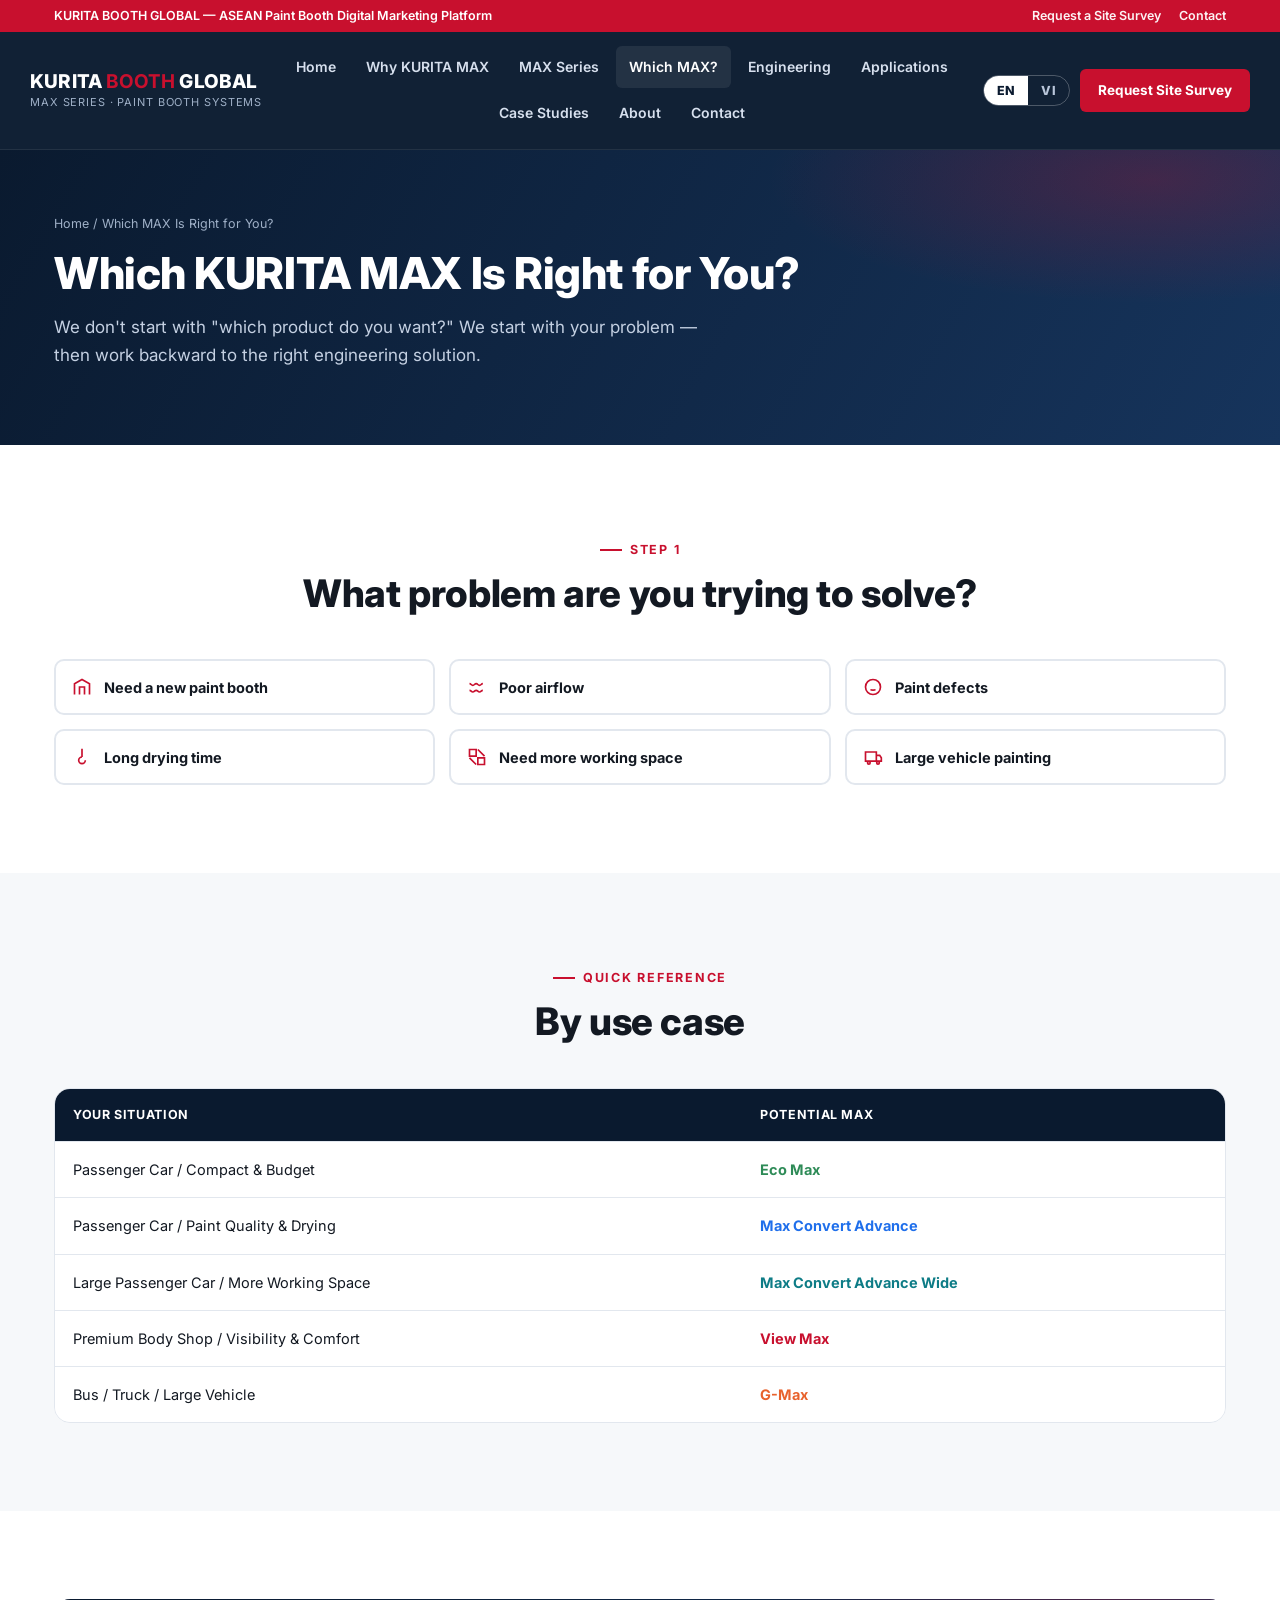
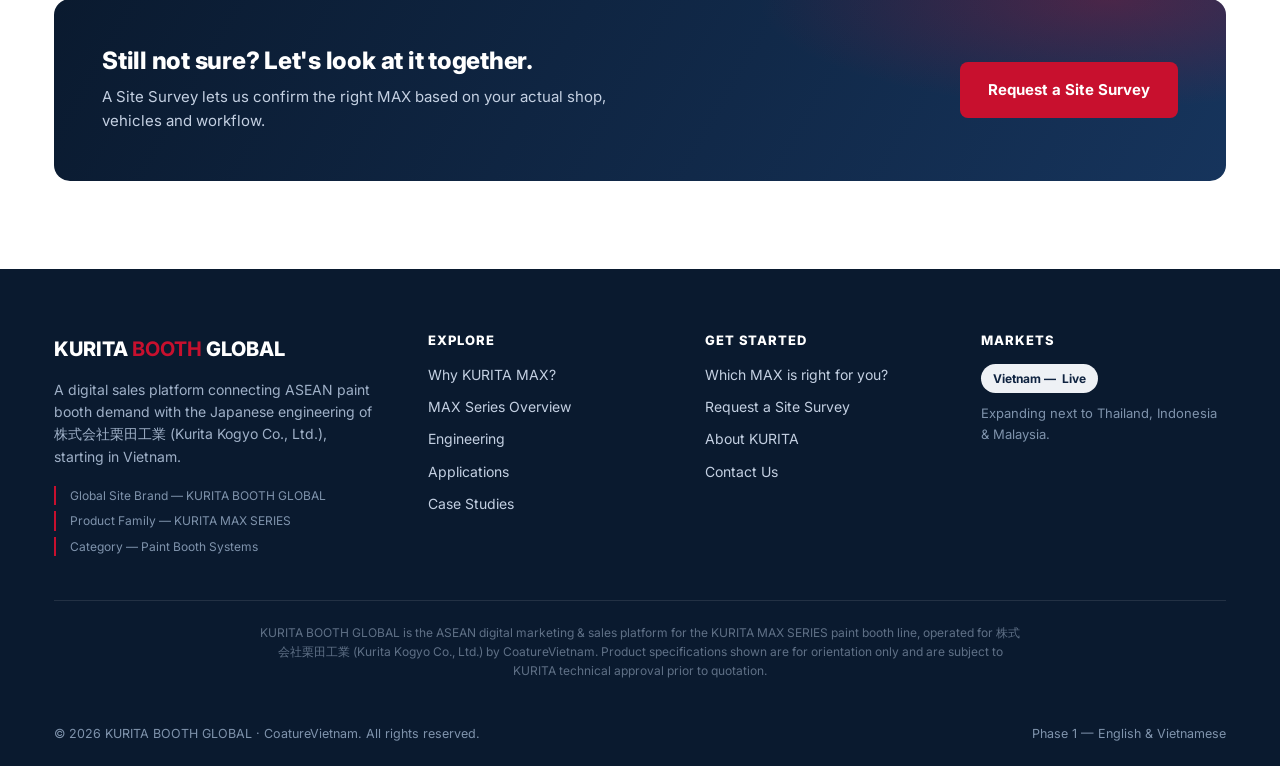
<file: which-max.html>
<!DOCTYPE html>
<html lang="en" data-lang="en">
<head>
<meta charset="UTF-8">
<meta name="viewport" content="width=device-width, initial-scale=1.0">
<title>Which KURITA MAX Is Right for You? | KURITA BOOTH GLOBAL</title>
<meta name="description" content="Answer a few simple questions about your vehicles and paint booth challenges to find the right KURITA MAX model.">
<link rel="preconnect" href="https://fonts.googleapis.com">
<link href="https://fonts.googleapis.com/css2?family=Inter:wght@400;500;600;700;800&display=swap" rel="stylesheet">
<link rel="stylesheet" href="assets/css/style.css">
</head>
<body>

<header class="site-header">
  <div class="topbar">
    <div class="container">
      <div class="topbar-links">
        <span class="lang-en">KURITA BOOTH GLOBAL — ASEAN Paint Booth Digital Marketing Platform</span>
        <span class="lang-vi">KURITA BOOTH GLOBAL — Nền tảng Digital Marketing Paint Booth cho ASEAN</span>
      </div>
      <div class="topbar-links">
        <a href="site-survey.html"><span class="lang-en">Request a Site Survey</span><span class="lang-vi">Yêu cầu Site Survey</span></a>
        <a href="contact.html"><span class="lang-en">Contact</span><span class="lang-vi">Liên hệ</span></a>
      </div>
    </div>
  </div>
  <div class="container nav-wrap">
    <a href="index.html" class="brand">
      <span class="brand-name">KURITA <b>BOOTH</b> GLOBAL</span>
      <span class="brand-sub">MAX Series · Paint Booth Systems</span>
    </a>
    <nav class="nav">
      <a href="index.html"><span class="lang-en">Home</span><span class="lang-vi">Trang chủ</span></a>
      <a href="why-kurita-max.html"><span class="lang-en">Why KURITA MAX</span><span class="lang-vi">Vì sao chọn KURITA MAX</span></a>
      <a href="max-series.html"><span class="lang-en">MAX Series</span><span class="lang-vi">Dòng MAX Series</span></a>
      <a href="which-max.html" class="active"><span class="lang-en">Which MAX?</span><span class="lang-vi">Chọn MAX nào?</span></a>
      <a href="engineering.html"><span class="lang-en">Engineering</span><span class="lang-vi">Kỹ thuật</span></a>
      <a href="applications.html"><span class="lang-en">Applications</span><span class="lang-vi">Ứng dụng</span></a>
      <a href="case-studies.html"><span class="lang-en">Case Studies</span><span class="lang-vi">Case Study</span></a>
      <a href="about.html"><span class="lang-en">About</span><span class="lang-vi">Giới thiệu</span></a>
      <a href="contact.html"><span class="lang-en">Contact</span><span class="lang-vi">Liên hệ</span></a>
    </nav>
    <div class="nav-actions">
      <div class="lang-toggle">
        <button data-set-lang="en">EN</button>
        <button data-set-lang="vi">VI</button>
      </div>
      <a href="site-survey.html" class="btn btn-primary btn-sm">
        <span class="lang-en">Request Site Survey</span><span class="lang-vi">Yêu cầu Site Survey</span>
      </a>
      <button class="nav-toggle" aria-label="Menu">
        <svg viewBox="0 0 24 24" fill="none" stroke="currentColor" stroke-width="2"><path d="M3 6h18M3 12h18M3 18h18"/></svg>
      </button>
    </div>
  </div>
</header>

<section class="page-hero">
  <div class="container">
    <div class="breadcrumb"><a href="index.html">Home</a> / <span class="lang-en">Which MAX Is Right for You?</span><span class="lang-vi">Chọn MAX nào phù hợp?</span></div>
    <h1><span class="lang-en">Which KURITA MAX Is Right for You?</span><span class="lang-vi">MAX Nào Phù Hợp Với Bạn?</span></h1>
    <p><span class="lang-en">We don't start with "which product do you want?" We start with your problem — then work backward to the right engineering solution.</span><span class="lang-vi">Chúng tôi không bắt đầu bằng câu hỏi "bạn muốn sản phẩm nào?". Chúng tôi bắt đầu từ vấn đề của bạn — rồi đi ngược lại để tìm ra giải pháp kỹ thuật phù hợp.</span></p>
  </div>
</section>

<section class="section">
  <div class="container">
    <div class="section-head center">
      <span class="eyebrow"><span class="lang-en">Step 1</span><span class="lang-vi">Bước 1</span></span>
      <h2 class="section-title"><span class="lang-en">What problem are you trying to solve?</span><span class="lang-vi">Bạn đang muốn giải quyết vấn đề gì?</span></h2>
    </div>

    <div class="problem-grid">
      <button class="problem-chip" data-problem="new-booth">
        <svg viewBox="0 0 24 24" fill="none" stroke="currentColor" stroke-width="2"><path d="M3 21V8l9-5 9 5v13"/><path d="M9 21V12h6v9"/></svg>
        <span><span class="lang-en">Need a new paint booth</span><span class="lang-vi">Cần lắp đặt Paint Booth mới</span></span>
      </button>
      <button class="problem-chip" data-problem="airflow">
        <svg viewBox="0 0 24 24" fill="none" stroke="currentColor" stroke-width="2"><path d="M3 8c2 0 2 2 4 2s2-2 4-2 2 2 4 2 2-2 4-2M3 16c2 0 2 2 4 2s2-2 4-2 2 2 4 2 2-2 4-2"/></svg>
        <span><span class="lang-en">Poor airflow</span><span class="lang-vi">Luồng khí kém</span></span>
      </button>
      <button class="problem-chip" data-problem="defects">
        <svg viewBox="0 0 24 24" fill="none" stroke="currentColor" stroke-width="2"><circle cx="12" cy="12" r="9"/><path d="M9 9l.01.01M15 9l.01.01M9 15c1 1 5 1 6 0"/></svg>
        <span><span class="lang-en">Paint defects</span><span class="lang-vi">Lỗi bề mặt sơn</span></span>
      </button>
      <button class="problem-chip" data-problem="drying">
        <svg viewBox="0 0 24 24" fill="none" stroke="currentColor" stroke-width="2"><path d="M12 2v10M12 12a4 4 0 1 0 4 4"/></svg>
        <span><span class="lang-en">Long drying time</span><span class="lang-vi">Thời gian sấy lâu</span></span>
      </button>
      <button class="problem-chip" data-problem="space">
        <svg viewBox="0 0 24 24" fill="none" stroke="currentColor" stroke-width="2"><path d="M3 3h8v8H3zM13 13h8v8h-8z"/><path d="M13 3l8 8M3 13l8 8"/></svg>
        <span><span class="lang-en">Need more working space</span><span class="lang-vi">Cần thêm không gian thao tác</span></span>
      </button>
      <button class="problem-chip" data-problem="large-vehicle">
        <svg viewBox="0 0 24 24" fill="none" stroke="currentColor" stroke-width="2"><path d="M3 17h13V6H3zM16 10h4l2 3v4h-6z"/><circle cx="7" cy="19" r="1.6"/><circle cx="18" cy="19" r="1.6"/></svg>
        <span><span class="lang-en">Large vehicle painting</span><span class="lang-vi">Sơn xe kích thước lớn</span></span>
      </button>
    </div>

    <div class="problem-result" id="problem-result">
      <span class="eyebrow"><span class="lang-en">Step 2 — Result</span><span class="lang-vi">Bước 2 — Kết quả</span></span>

      <div class="problem-result-grid" style="margin-top:16px">
        <div class="pr-step">
          <b><span class="lang-en">Engineering Requirement</span><span class="lang-vi">Yêu cầu kỹ thuật</span></b>
          <div class="val" data-out="req"><span class="lang-en">—</span><span class="lang-vi">—</span></div>
        </div>
        <div class="pr-arrow">
          <svg viewBox="0 0 24 24" fill="none" stroke="currentColor" stroke-width="2"><path d="M5 12h14M13 6l6 6-6 6"/></svg>
        </div>
        <div class="pr-step">
          <b><span class="lang-en">Potential MAX</span><span class="lang-vi">MAX tiềm năng</span></b>
          <div class="val"><a data-out="model-link" href="max-series.html" style="color:var(--red)"><span data-out="model">—</span></a></div>
        </div>
      </div>

      <div style="margin-top:24px;display:flex;gap:8px;flex-wrap:wrap;align-items:stretch">
        <div style="flex:1;min-width:110px;padding:12px;border:1px solid #e2e6ee;border-radius:8px">
          <div style="width:22px;height:22px;border-radius:50%;background:var(--ink);color:#fff;font-size:11px;font-weight:700;display:flex;align-items:center;justify-content:center;margin-bottom:8px">1</div>
          <b style="font-size:13px;display:block"><span class="lang-en">Problem</span><span class="lang-vi">Vấn đề</span></b>
          <div style="font-size:11.5px;color:var(--steel-600);margin-top:4px"><span class="lang-en">What you selected above</span><span class="lang-vi">Lựa chọn của bạn ở trên</span></div>
        </div>
        <div style="flex:1;min-width:110px;padding:12px;border:1px solid #e2e6ee;border-radius:8px">
          <div style="width:22px;height:22px;border-radius:50%;background:var(--ink);color:#fff;font-size:11px;font-weight:700;display:flex;align-items:center;justify-content:center;margin-bottom:8px">2</div>
          <b style="font-size:13px;display:block"><span class="lang-en">Potential MAX</span><span class="lang-vi">MAX tiềm năng</span></b>
          <div style="font-size:11.5px;color:var(--steel-600);margin-top:4px"><span class="lang-en">Instant match from the website</span><span class="lang-vi">Kết quả tức thời từ website</span></div>
        </div>
        <div style="flex:1;min-width:110px;padding:12px;border:1px solid #e2e6ee;border-radius:8px">
          <div style="width:22px;height:22px;border-radius:50%;background:var(--ink);color:#fff;font-size:11px;font-weight:700;display:flex;align-items:center;justify-content:center;margin-bottom:8px">3</div>
          <b style="font-size:13px;display:block"><span class="lang-en">Site Survey</span><span class="lang-vi">Site Survey</span></b>
          <div style="font-size:11.5px;color:var(--steel-600);margin-top:4px"><span class="lang-en">On-site visit &amp; findings</span><span class="lang-vi">Khảo sát thực tế</span></div>
        </div>
        <div style="flex:1;min-width:110px;padding:12px;border:1px solid #e2e6ee;border-radius:8px">
          <div style="width:22px;height:22px;border-radius:50%;background:var(--ink);color:#fff;font-size:11px;font-weight:700;display:flex;align-items:center;justify-content:center;margin-bottom:8px">4</div>
          <b style="font-size:13px;display:block"><span class="lang-en">KURITA Technical Review</span><span class="lang-vi">KURITA rà soát kỹ thuật</span></b>
          <div style="font-size:11.5px;color:var(--steel-600);margin-top:4px"><span class="lang-en">Japan engineering validates</span><span class="lang-vi">Kỹ sư Nhật xác nhận</span></div>
        </div>
        <div style="flex:1;min-width:110px;padding:12px;border:1px solid var(--red);border-radius:8px">
          <div style="width:22px;height:22px;border-radius:50%;background:var(--red);color:#fff;font-size:11px;font-weight:700;display:flex;align-items:center;justify-content:center;margin-bottom:8px">5</div>
          <b style="font-size:13px;display:block"><span class="lang-en">Final Recommendation</span><span class="lang-vi">Đề xuất cuối cùng</span></b>
          <div style="font-size:11.5px;color:var(--steel-600);margin-top:4px"><span class="lang-en">Confirmed MAX model</span><span class="lang-vi">Model được xác nhận</span></div>
        </div>
      </div>
      <p style="margin-top:12px;font-size:12px;font-style:italic;color:#94a3b8">
        <span class="lang-en">This is a potential match based on your answer — not a final decision.</span>
        <span class="lang-vi">Đây là gợi ý dựa trên câu trả lời của bạn — chưa phải quyết định cuối cùng.</span>
      </p>

      <p class="form-note" style="margin-top:18px;font-size:14px;color:var(--steel-600)" data-out="note">
        <span class="lang-en">—</span><span class="lang-vi">—</span>
      </p>
      <div style="margin-top:18px;display:flex;gap:12px;flex-wrap:wrap">
        <a href="site-survey.html" class="btn btn-primary btn-sm">
          <span class="lang-en">Request a Site Survey</span><span class="lang-vi">Yêu cầu Site Survey</span>
        </a>
        <a href="max-series.html" class="btn btn-outline btn-sm">
          <span class="lang-en">View MAX Series details</span><span class="lang-vi">Xem chi tiết MAX Series</span>
        </a>
      </div>
    </div>
  </div>
</section>

<section class="section section--alt">
  <div class="container">
    <div class="section-head center">
      <span class="eyebrow"><span class="lang-en">Quick Reference</span><span class="lang-vi">Tra cứu nhanh</span></span>
      <h2 class="section-title"><span class="lang-en">By use case</span><span class="lang-vi">Theo tình huống sử dụng</span></h2>
    </div>
    <div class="table-wrap">
      <table class="compare">
        <thead>
          <tr>
            <th><span class="lang-en">Your Situation</span><span class="lang-vi">Tình huống của bạn</span></th>
            <th><span class="lang-en">Potential MAX</span><span class="lang-vi">MAX tiềm năng</span></th>
          </tr>
        </thead>
        <tbody>
          <tr>
            <td><span class="lang-en">Passenger Car / Compact &amp; Budget</span><span class="lang-vi">Xe con / Ngân sách vừa phải</span></td>
            <td><a href="max-series.html#eco-max" style="color:var(--acc-eco);font-weight:700">Eco Max</a></td>
          </tr>
          <tr>
            <td><span class="lang-en">Passenger Car / Paint Quality &amp; Drying</span><span class="lang-vi">Xe con / Chất lượng Sơn &amp; Sấy</span></td>
            <td><a href="max-series.html#max-convert-advance" style="color:var(--acc-adv);font-weight:700">Max Convert Advance</a></td>
          </tr>
          <tr>
            <td><span class="lang-en">Large Passenger Car / More Working Space</span><span class="lang-vi">Xe con cỡ lớn / Cần thêm không gian</span></td>
            <td><a href="max-series.html#max-convert-advance-wide" style="color:var(--acc-wide);font-weight:700">Max Convert Advance Wide</a></td>
          </tr>
          <tr>
            <td><span class="lang-en">Premium Body Shop / Visibility &amp; Comfort</span><span class="lang-vi">Xưởng cao cấp / Tầm nhìn &amp; Thoải mái</span></td>
            <td><a href="max-series.html#view-max" style="color:var(--acc-view);font-weight:700">View Max</a></td>
          </tr>
          <tr>
            <td><span class="lang-en">Bus / Truck / Large Vehicle</span><span class="lang-vi">Bus / Xe tải / Xe cỡ lớn</span></td>
            <td><a href="max-series.html#g-max" style="color:var(--acc-gmax);font-weight:700">G-Max</a></td>
          </tr>
        </tbody>
      </table>
    </div>
  </div>
</section>

<section class="section">
  <div class="container">
    <div class="cta-banner">
      <div class="cta-banner-text">
        <h3><span class="lang-en">Still not sure? Let's look at it together.</span><span class="lang-vi">Vẫn chưa chắc chắn? Hãy cùng chúng tôi xem xét trực tiếp.</span></h3>
        <p><span class="lang-en">A Site Survey lets us confirm the right MAX based on your actual shop, vehicles and workflow.</span><span class="lang-vi">Site Survey giúp chúng tôi xác nhận MAX phù hợp dựa trên xưởng, loại xe và quy trình thực tế của bạn.</span></p>
      </div>
      <div class="cta-banner-actions">
        <a href="site-survey.html" class="btn btn-primary"><span class="lang-en">Request a Site Survey</span><span class="lang-vi">Yêu cầu Site Survey</span></a>
      </div>
    </div>
  </div>
</section>

<footer class="site-footer">
  <div class="container">
    <div class="footer-grid">
      <div class="footer-col">
        <div class="footer-brand-name">KURITA <b>BOOTH</b> GLOBAL</div>
        <p class="footer-desc">
          <span class="lang-en">A digital sales platform connecting ASEAN paint booth demand with the Japanese engineering of 株式会社栗田工業 (Kurita Kogyo Co., Ltd.), starting in Vietnam.</span>
          <span class="lang-vi">Nền tảng bán hàng số kết nối nhu cầu Paint Booth tại ASEAN với năng lực kỹ thuật Nhật Bản của 株式会社栗田工業 (Kurita Kogyo Co., Ltd.), khởi đầu tại Vietnam.</span>
        </p>
        <div class="footer-tiers">
          <span>Global Site Brand — KURITA BOOTH GLOBAL</span>
          <span>Product Family — KURITA MAX SERIES</span>
          <span>Category — Paint Booth Systems</span>
        </div>
      </div>
      <div class="footer-col">
        <h4><span class="lang-en">Explore</span><span class="lang-vi">Khám phá</span></h4>
        <ul>
          <li><a href="why-kurita-max.html"><span class="lang-en">Why KURITA MAX?</span><span class="lang-vi">Vì sao chọn KURITA MAX?</span></a></li>
          <li><a href="max-series.html"><span class="lang-en">MAX Series Overview</span><span class="lang-vi">Tổng quan MAX Series</span></a></li>
          <li><a href="engineering.html"><span class="lang-en">Engineering</span><span class="lang-vi">Kỹ thuật</span></a></li>
          <li><a href="applications.html"><span class="lang-en">Applications</span><span class="lang-vi">Ứng dụng</span></a></li>
          <li><a href="case-studies.html"><span class="lang-en">Case Studies</span><span class="lang-vi">Case Study</span></a></li>
        </ul>
      </div>
      <div class="footer-col">
        <h4><span class="lang-en">Get Started</span><span class="lang-vi">Bắt đầu</span></h4>
        <ul>
          <li><a href="which-max.html"><span class="lang-en">Which MAX is right for you?</span><span class="lang-vi">MAX nào phù hợp với bạn?</span></a></li>
          <li><a href="site-survey.html"><span class="lang-en">Request a Site Survey</span><span class="lang-vi">Yêu cầu Site Survey</span></a></li>
          <li><a href="about.html"><span class="lang-en">About KURITA</span><span class="lang-vi">Về KURITA</span></a></li>
          <li><a href="contact.html"><span class="lang-en">Contact Us</span><span class="lang-vi">Liên hệ</span></a></li>
        </ul>
      </div>
      <div class="footer-col">
        <h4><span class="lang-en">Markets</span><span class="lang-vi">Thị trường</span></h4>
        <ul>
          <li><span class="badge-phase">Vietnam — <span class="lang-en">Live</span><span class="lang-vi">Đang triển khai</span></span></li>
          <li style="margin-top:10px;color:#7f93ac;font-size:13px">
            <span class="lang-en">Expanding next to Thailand, Indonesia &amp; Malaysia.</span>
            <span class="lang-vi">Mở rộng tiếp theo sang Thailand, Indonesia &amp; Malaysia.</span>
          </li>
        </ul>
      </div>
    </div>
    <p class="footer-disclaimer" style="padding-top:22px">
      <span class="lang-en">KURITA BOOTH GLOBAL is the ASEAN digital marketing &amp; sales platform for the KURITA MAX SERIES paint booth line, operated for 株式会社栗田工業 (Kurita Kogyo Co., Ltd.) by CoatureVietnam. Product specifications shown are for orientation only and are subject to KURITA technical approval prior to quotation.</span>
      <span class="lang-vi">KURITA BOOTH GLOBAL là nền tảng digital marketing &amp; bán hàng tại ASEAN cho dòng Paint Booth KURITA MAX SERIES, được CoatureVietnam vận hành cho 株式会社栗田工業 (Kurita Kogyo Co., Ltd.). Thông số sản phẩm hiển thị chỉ mang tính định hướng và cần được KURITA xác nhận kỹ thuật trước khi báo giá chính thức.</span>
    </p>
    <div class="footer-bottom">
      <span>© <span data-year></span> KURITA BOOTH GLOBAL · CoatureVietnam. <span class="lang-en">All rights reserved.</span><span class="lang-vi">Bảo lưu mọi quyền.</span></span>
      <span><span class="lang-en">Phase 1 — English &amp; Vietnamese</span><span class="lang-vi">Giai đoạn 1 — Tiếng Anh &amp; Tiếng Việt</span></span>
    </div>
  </div>
</footer>
<script src="assets/js/main.js"></script>
</body>
</html>
</file>
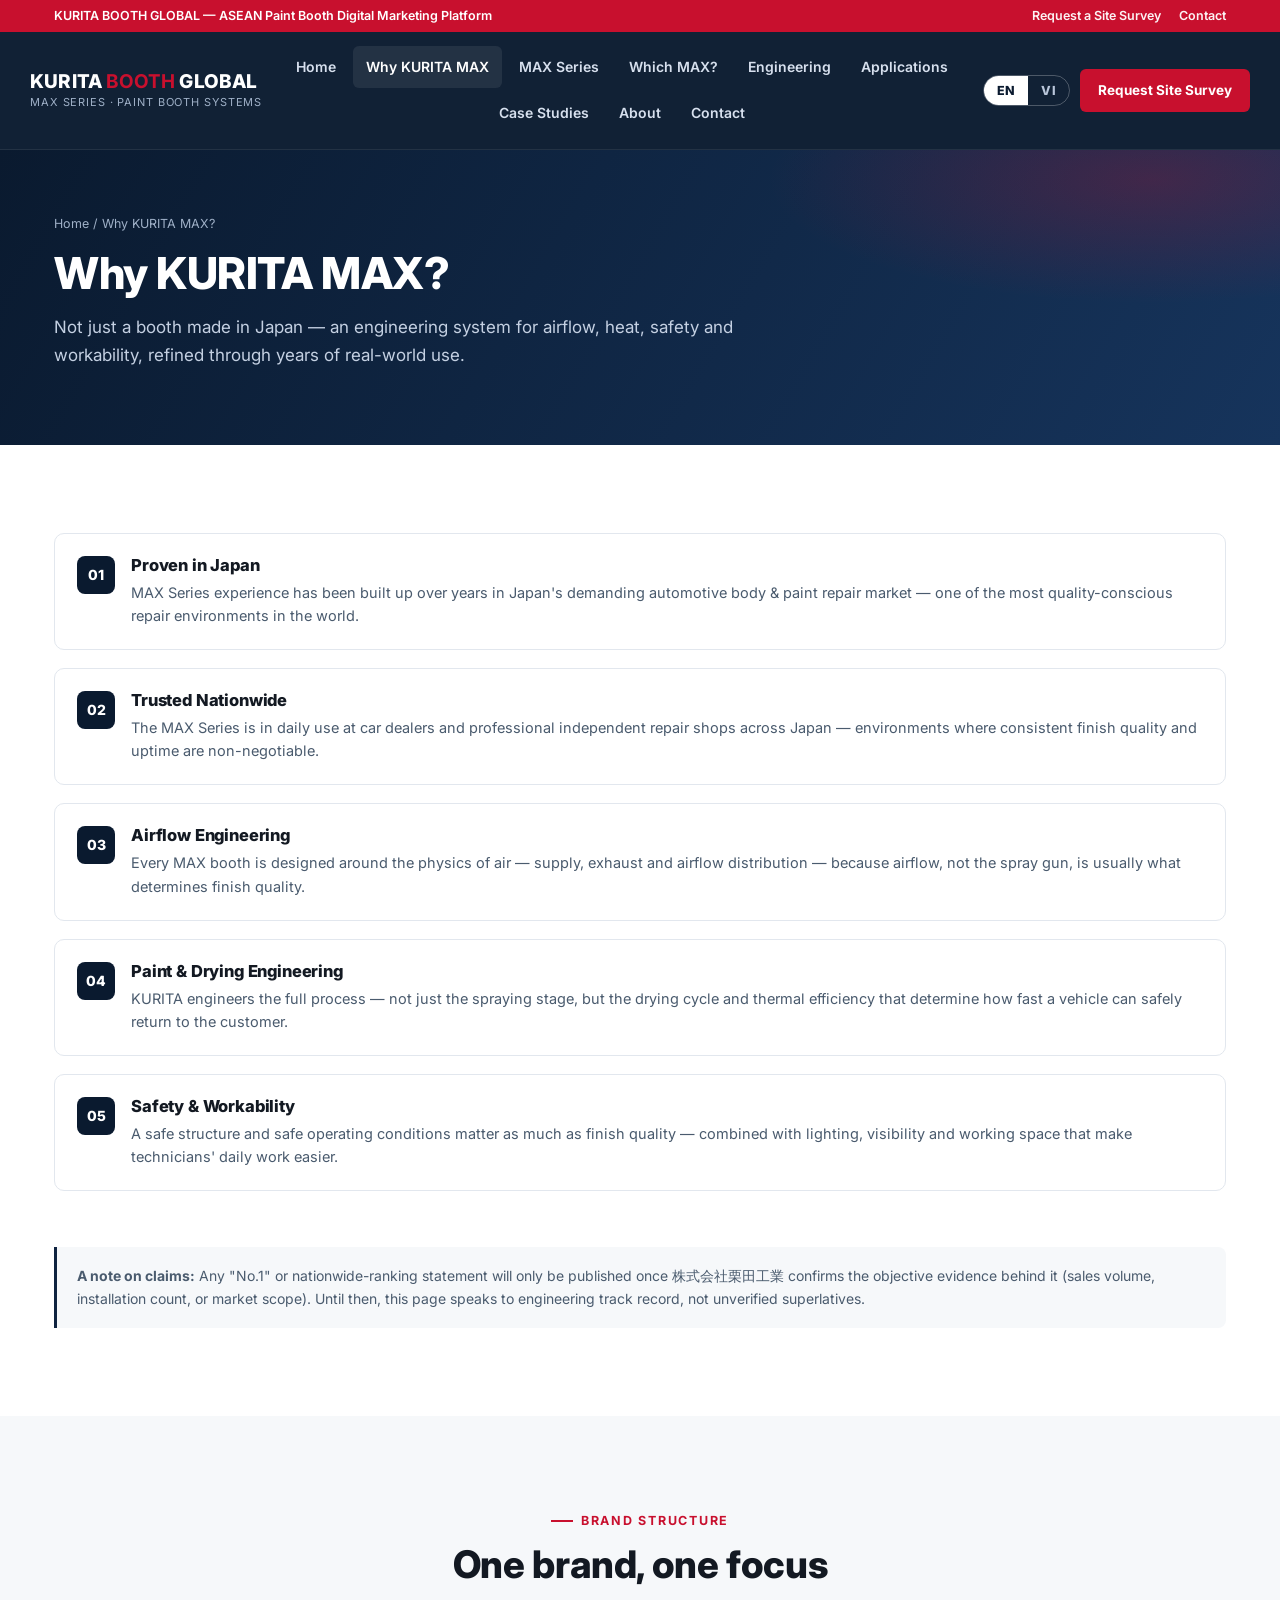
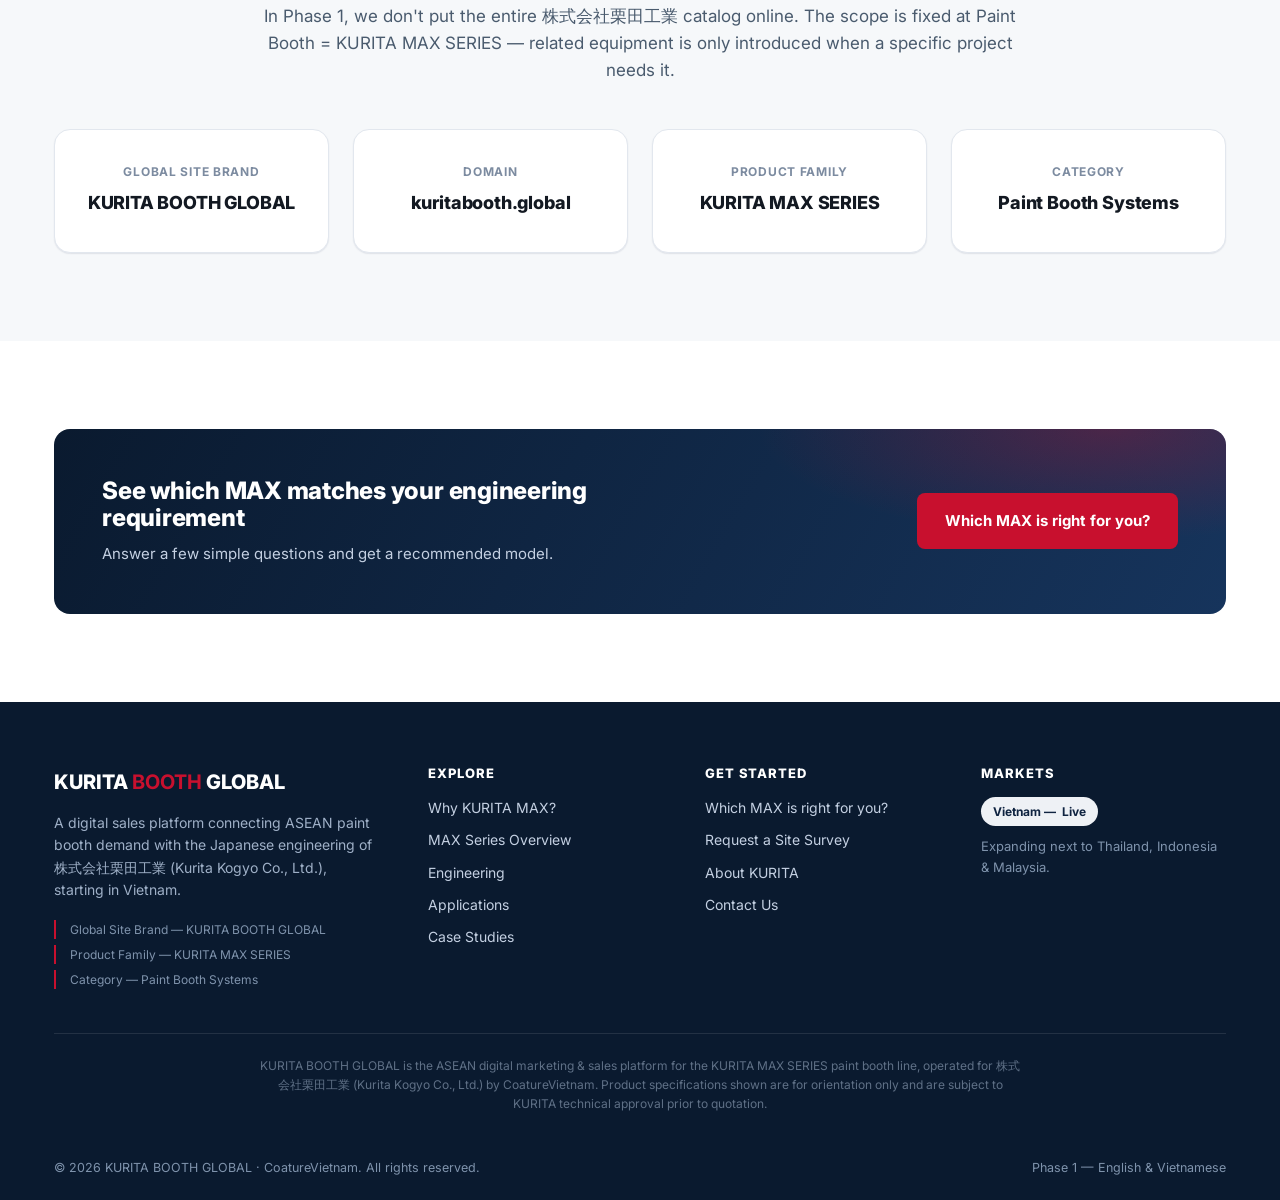
<file: why-kurita-max.html>
<!DOCTYPE html>
<html lang="en" data-lang="en">
<head>
<meta charset="UTF-8">
<meta name="viewport" content="width=device-width, initial-scale=1.0">
<title>Why KURITA MAX? — Proven Airflow Engineering from Japan | KURITA BOOTH GLOBAL</title>
<meta name="description" content="Why choose KURITA MAX paint booths: proven in Japan, trusted nationwide, and engineered around airflow, paint & drying, safety and workability.">
<link rel="preconnect" href="https://fonts.googleapis.com">
<link href="https://fonts.googleapis.com/css2?family=Inter:wght@400;500;600;700;800&display=swap" rel="stylesheet">
<link rel="stylesheet" href="assets/css/style.css">
</head>
<body>

<header class="site-header">
  <div class="topbar">
    <div class="container">
      <div class="topbar-links">
        <span class="lang-en">KURITA BOOTH GLOBAL — ASEAN Paint Booth Digital Marketing Platform</span>
        <span class="lang-vi">KURITA BOOTH GLOBAL — Nền tảng Digital Marketing Paint Booth cho ASEAN</span>
      </div>
      <div class="topbar-links">
        <a href="site-survey.html"><span class="lang-en">Request a Site Survey</span><span class="lang-vi">Yêu cầu Site Survey</span></a>
        <a href="contact.html"><span class="lang-en">Contact</span><span class="lang-vi">Liên hệ</span></a>
      </div>
    </div>
  </div>
  <div class="container nav-wrap">
    <a href="index.html" class="brand">
      <span class="brand-name">KURITA <b>BOOTH</b> GLOBAL</span>
      <span class="brand-sub">MAX Series · Paint Booth Systems</span>
    </a>
    <nav class="nav">
      <a href="index.html"><span class="lang-en">Home</span><span class="lang-vi">Trang chủ</span></a>
      <a href="why-kurita-max.html" class="active"><span class="lang-en">Why KURITA MAX</span><span class="lang-vi">Vì sao chọn KURITA MAX</span></a>
      <a href="max-series.html"><span class="lang-en">MAX Series</span><span class="lang-vi">Dòng MAX Series</span></a>
      <a href="which-max.html"><span class="lang-en">Which MAX?</span><span class="lang-vi">Chọn MAX nào?</span></a>
      <a href="engineering.html"><span class="lang-en">Engineering</span><span class="lang-vi">Kỹ thuật</span></a>
      <a href="applications.html"><span class="lang-en">Applications</span><span class="lang-vi">Ứng dụng</span></a>
      <a href="case-studies.html"><span class="lang-en">Case Studies</span><span class="lang-vi">Case Study</span></a>
      <a href="about.html"><span class="lang-en">About</span><span class="lang-vi">Giới thiệu</span></a>
      <a href="contact.html"><span class="lang-en">Contact</span><span class="lang-vi">Liên hệ</span></a>
    </nav>
    <div class="nav-actions">
      <div class="lang-toggle">
        <button data-set-lang="en">EN</button>
        <button data-set-lang="vi">VI</button>
      </div>
      <a href="site-survey.html" class="btn btn-primary btn-sm">
        <span class="lang-en">Request Site Survey</span><span class="lang-vi">Yêu cầu Site Survey</span>
      </a>
      <button class="nav-toggle" aria-label="Menu">
        <svg viewBox="0 0 24 24" fill="none" stroke="currentColor" stroke-width="2"><path d="M3 6h18M3 12h18M3 18h18"/></svg>
      </button>
    </div>
  </div>
</header>

<section class="page-hero">
  <div class="container">
    <div class="breadcrumb"><a href="index.html">Home</a> / <span class="lang-en">Why KURITA MAX?</span><span class="lang-vi">Vì sao chọn KURITA MAX?</span></div>
    <h1><span class="lang-en">Why KURITA MAX?</span><span class="lang-vi">Vì sao chọn KURITA MAX?</span></h1>
    <p><span class="lang-en">Not just a booth made in Japan — an engineering system for airflow, heat, safety and workability, refined through years of real-world use.</span><span class="lang-vi">Không chỉ là một Paint Booth sản xuất tại Nhật Bản — mà là một hệ thống kỹ thuật về luồng khí, nhiệt, an toàn và khả năng thao tác, được hoàn thiện qua nhiều năm sử dụng thực tế.</span></p>
  </div>
</section>

<section class="section">
  <div class="container">
    <div class="reason-list">
      <div class="reason-item">
        <div class="reason-num">01</div>
        <div>
          <h3><span class="lang-en">Proven in Japan</span><span class="lang-vi">Kiểm chứng tại Nhật Bản</span></h3>
          <p><span class="lang-en">MAX Series experience has been built up over years in Japan's demanding automotive body &amp; paint repair market — one of the most quality-conscious repair environments in the world.</span><span class="lang-vi">Kinh nghiệm của dòng MAX Series được tích lũy qua nhiều năm trong thị trường sửa chữa thân vỏ &amp; sơn ô tô khắt khe tại Nhật Bản — một trong những môi trường sửa chữa đòi hỏi chất lượng cao nhất thế giới.</span></p>
        </div>
      </div>
      <div class="reason-item">
        <div class="reason-num">02</div>
        <div>
          <h3><span class="lang-en">Trusted Nationwide</span><span class="lang-vi">Tin dùng trên toàn quốc</span></h3>
          <p><span class="lang-en">The MAX Series is in daily use at car dealers and professional independent repair shops across Japan — environments where consistent finish quality and uptime are non-negotiable.</span><span class="lang-vi">Dòng MAX Series được sử dụng hàng ngày tại các đại lý xe và xưởng sửa chữa độc lập chuyên nghiệp trên khắp Nhật Bản — nơi chất lượng bề mặt ổn định và thời gian vận hành liên tục là yêu cầu bắt buộc.</span></p>
        </div>
      </div>
      <div class="reason-item">
        <div class="reason-num">03</div>
        <div>
          <h3><span class="lang-en">Airflow Engineering</span><span class="lang-vi">Kỹ thuật Luồng khí</span></h3>
          <p><span class="lang-en">Every MAX booth is designed around the physics of air — supply, exhaust and airflow distribution — because airflow, not the spray gun, is usually what determines finish quality.</span><span class="lang-vi">Mỗi Paint Booth MAX đều được thiết kế dựa trên nguyên lý vật lý của không khí — cấp khí, hút khí và phân bố luồng khí — vì luồng khí, chứ không phải súng phun sơn, mới thường là yếu tố quyết định chất lượng bề mặt.</span></p>
        </div>
      </div>
      <div class="reason-item">
        <div class="reason-num">04</div>
        <div>
          <h3><span class="lang-en">Paint &amp; Drying Engineering</span><span class="lang-vi">Kỹ thuật Sơn &amp; Sấy</span></h3>
          <p><span class="lang-en">KURITA engineers the full process — not just the spraying stage, but the drying cycle and thermal efficiency that determine how fast a vehicle can safely return to the customer.</span><span class="lang-vi">KURITA thiết kế kỹ thuật cho toàn bộ quy trình — không chỉ công đoạn phun sơn, mà cả chu trình sấy và hiệu quả nhiệt, yếu tố quyết định tốc độ và độ an toàn khi bàn giao xe lại cho khách hàng.</span></p>
        </div>
      </div>
      <div class="reason-item">
        <div class="reason-num">05</div>
        <div>
          <h3><span class="lang-en">Safety &amp; Workability</span><span class="lang-vi">An toàn &amp; Khả năng thao tác</span></h3>
          <p><span class="lang-en">A safe structure and safe operating conditions matter as much as finish quality — combined with lighting, visibility and working space that make technicians' daily work easier.</span><span class="lang-vi">Cấu trúc an toàn và điều kiện vận hành an toàn quan trọng không kém chất lượng bề mặt sơn — kết hợp cùng ánh sáng, tầm nhìn và không gian thao tác giúp công việc hàng ngày của kỹ thuật viên dễ dàng hơn.</span></p>
        </div>
      </div>
    </div>

    <div class="note-box mt-lg">
      <span class="lang-en"><b>A note on claims:</b> Any "No.1" or nationwide-ranking statement will only be published once 株式会社栗田工業 confirms the objective evidence behind it (sales volume, installation count, or market scope). Until then, this page speaks to engineering track record, not unverified superlatives.</span>
      <span class="lang-vi"><b>Lưu ý về nội dung tuyên bố:</b> Bất kỳ tuyên bố nào dạng "Số 1" hoặc xếp hạng toàn quốc sẽ chỉ được công bố sau khi 株式会社栗田工業 xác nhận bằng chứng khách quan (số lượng bán, số lượng lắp đặt hoặc phạm vi thị trường). Cho đến lúc đó, trang này chỉ đề cập đến kinh nghiệm kỹ thuật đã được kiểm chứng, không sử dụng các tuyên bố cấp trên chưa được xác minh.</span>
    </div>
  </div>
</section>

<section class="section section--alt">
  <div class="container">
    <div class="section-head center">
      <span class="eyebrow"><span class="lang-en">Brand Structure</span><span class="lang-vi">Cấu trúc thương hiệu</span></span>
      <h2 class="section-title"><span class="lang-en">One brand, one focus</span><span class="lang-vi">Một thương hiệu, một trọng tâm</span></h2>
      <p class="section-sub">
        <span class="lang-en">In Phase 1, we don't put the entire 株式会社栗田工業 catalog online. The scope is fixed at Paint Booth = KURITA MAX SERIES — related equipment is only introduced when a specific project needs it.</span>
        <span class="lang-vi">Trong Phase 1, chúng tôi không đưa toàn bộ danh mục sản phẩm của 株式会社栗田工業 lên website. Phạm vi được cố định ở Paint Booth = KURITA MAX SERIES — các thiết bị liên quan chỉ được giới thiệu khi một dự án cụ thể thực sự cần đến.</span>
      </p>
    </div>
    <div class="grid grid-4">
      <div class="card center">
        <b style="font-size:12px;color:var(--steel-400);text-transform:uppercase;letter-spacing:.06em">Global Site Brand</b>
        <h3 style="margin-top:10px">KURITA BOOTH GLOBAL</h3>
      </div>
      <div class="card center">
        <b style="font-size:12px;color:var(--steel-400);text-transform:uppercase;letter-spacing:.06em">Domain</b>
        <h3 style="margin-top:10px">kuritabooth.global</h3>
      </div>
      <div class="card center">
        <b style="font-size:12px;color:var(--steel-400);text-transform:uppercase;letter-spacing:.06em">Product Family</b>
        <h3 style="margin-top:10px">KURITA MAX SERIES</h3>
      </div>
      <div class="card center">
        <b style="font-size:12px;color:var(--steel-400);text-transform:uppercase;letter-spacing:.06em">Category</b>
        <h3 style="margin-top:10px"><span class="lang-en">Paint Booth Systems</span><span class="lang-vi">Hệ thống Paint Booth</span></h3>
      </div>
    </div>
  </div>
</section>

<section class="section">
  <div class="container">
    <div class="cta-banner">
      <div class="cta-banner-text">
        <h3><span class="lang-en">See which MAX matches your engineering requirement</span><span class="lang-vi">Xem MAX nào phù hợp với yêu cầu kỹ thuật của bạn</span></h3>
        <p><span class="lang-en">Answer a few simple questions and get a recommended model.</span><span class="lang-vi">Trả lời một vài câu hỏi đơn giản để nhận được model được đề xuất.</span></p>
      </div>
      <div class="cta-banner-actions">
        <a href="which-max.html" class="btn btn-primary"><span class="lang-en">Which MAX is right for you?</span><span class="lang-vi">MAX nào phù hợp với bạn?</span></a>
      </div>
    </div>
  </div>
</section>

<footer class="site-footer">
  <div class="container">
    <div class="footer-grid">
      <div class="footer-col">
        <div class="footer-brand-name">KURITA <b>BOOTH</b> GLOBAL</div>
        <p class="footer-desc">
          <span class="lang-en">A digital sales platform connecting ASEAN paint booth demand with the Japanese engineering of 株式会社栗田工業 (Kurita Kogyo Co., Ltd.), starting in Vietnam.</span>
          <span class="lang-vi">Nền tảng bán hàng số kết nối nhu cầu Paint Booth tại ASEAN với năng lực kỹ thuật Nhật Bản của 株式会社栗田工業 (Kurita Kogyo Co., Ltd.), khởi đầu tại Vietnam.</span>
        </p>
        <div class="footer-tiers">
          <span>Global Site Brand — KURITA BOOTH GLOBAL</span>
          <span>Product Family — KURITA MAX SERIES</span>
          <span>Category — Paint Booth Systems</span>
        </div>
      </div>
      <div class="footer-col">
        <h4><span class="lang-en">Explore</span><span class="lang-vi">Khám phá</span></h4>
        <ul>
          <li><a href="why-kurita-max.html"><span class="lang-en">Why KURITA MAX?</span><span class="lang-vi">Vì sao chọn KURITA MAX?</span></a></li>
          <li><a href="max-series.html"><span class="lang-en">MAX Series Overview</span><span class="lang-vi">Tổng quan MAX Series</span></a></li>
          <li><a href="engineering.html"><span class="lang-en">Engineering</span><span class="lang-vi">Kỹ thuật</span></a></li>
          <li><a href="applications.html"><span class="lang-en">Applications</span><span class="lang-vi">Ứng dụng</span></a></li>
          <li><a href="case-studies.html"><span class="lang-en">Case Studies</span><span class="lang-vi">Case Study</span></a></li>
        </ul>
      </div>
      <div class="footer-col">
        <h4><span class="lang-en">Get Started</span><span class="lang-vi">Bắt đầu</span></h4>
        <ul>
          <li><a href="which-max.html"><span class="lang-en">Which MAX is right for you?</span><span class="lang-vi">MAX nào phù hợp với bạn?</span></a></li>
          <li><a href="site-survey.html"><span class="lang-en">Request a Site Survey</span><span class="lang-vi">Yêu cầu Site Survey</span></a></li>
          <li><a href="about.html"><span class="lang-en">About KURITA</span><span class="lang-vi">Về KURITA</span></a></li>
          <li><a href="contact.html"><span class="lang-en">Contact Us</span><span class="lang-vi">Liên hệ</span></a></li>
        </ul>
      </div>
      <div class="footer-col">
        <h4><span class="lang-en">Markets</span><span class="lang-vi">Thị trường</span></h4>
        <ul>
          <li><span class="badge-phase">Vietnam — <span class="lang-en">Live</span><span class="lang-vi">Đang triển khai</span></span></li>
          <li style="margin-top:10px;color:#7f93ac;font-size:13px">
            <span class="lang-en">Expanding next to Thailand, Indonesia &amp; Malaysia.</span>
            <span class="lang-vi">Mở rộng tiếp theo sang Thailand, Indonesia &amp; Malaysia.</span>
          </li>
        </ul>
      </div>
    </div>
    <p class="footer-disclaimer" style="padding-top:22px">
      <span class="lang-en">KURITA BOOTH GLOBAL is the ASEAN digital marketing &amp; sales platform for the KURITA MAX SERIES paint booth line, operated for 株式会社栗田工業 (Kurita Kogyo Co., Ltd.) by CoatureVietnam. Product specifications shown are for orientation only and are subject to KURITA technical approval prior to quotation.</span>
      <span class="lang-vi">KURITA BOOTH GLOBAL là nền tảng digital marketing &amp; bán hàng tại ASEAN cho dòng Paint Booth KURITA MAX SERIES, được CoatureVietnam vận hành cho 株式会社栗田工業 (Kurita Kogyo Co., Ltd.). Thông số sản phẩm hiển thị chỉ mang tính định hướng và cần được KURITA xác nhận kỹ thuật trước khi báo giá chính thức.</span>
    </p>
    <div class="footer-bottom">
      <span>© <span data-year></span> KURITA BOOTH GLOBAL · CoatureVietnam. <span class="lang-en">All rights reserved.</span><span class="lang-vi">Bảo lưu mọi quyền.</span></span>
      <span><span class="lang-en">Phase 1 — English &amp; Vietnamese</span><span class="lang-vi">Giai đoạn 1 — Tiếng Anh &amp; Tiếng Việt</span></span>
    </div>
  </div>
</footer>
<script src="assets/js/main.js"></script>
</body>
</html>
</file>
<file: assets/css/style.css>
/* ==========================================================================
   KURITA BOOTH GLOBAL — ASEAN Paint Booth Digital Marketing Platform
   Design Concept: Japanese Engineering / Professional / Industrial / Clean / Reliable / Modern
   ========================================================================== */

:root{
  --navy-900:#0a1a2f;
  --navy-800:#0f2340;
  --navy-700:#16345c;
  --steel-600:#4a5b6e;
  --steel-400:#7c8ba0;
  --steel-100:#eef1f5;
  --steel-50:#f6f8fa;
  --ink:#131922;
  --white:#ffffff;
  --red:#c8102e;
  --red-dark:#9c0c23;
  --line:#e2e7ee;

  --acc-eco:#2e8b57;
  --acc-adv:#1f6feb;
  --acc-wide:#0e7c86;
  --acc-view:#c8102e;
  --acc-gmax:#e8622c;

  --radius:10px;
  --radius-lg:16px;
  --shadow-sm:0 1px 2px rgba(15,35,64,.06), 0 1px 1px rgba(15,35,64,.04);
  --shadow-md:0 8px 24px rgba(15,35,64,.10);
  --shadow-lg:0 16px 40px rgba(15,35,64,.16);
  --maxw:1220px;
  --font:'Inter',-apple-system,BlinkMacSystemFont,"Segoe UI",Roboto,"Helvetica Neue",Arial,sans-serif;
}

*,*::before,*::after{box-sizing:border-box}
html{scroll-behavior:smooth}
body{
  margin:0;
  font-family:var(--font);
  color:var(--ink);
  background:var(--white);
  -webkit-font-smoothing:antialiased;
  line-height:1.6;
}
img{max-width:100%;display:block}
a{color:inherit;text-decoration:none}
ul{list-style:none;margin:0;padding:0}
h1,h2,h3,h4{margin:0;font-weight:800;letter-spacing:-.01em;line-height:1.15}
p{margin:0}
button{font-family:inherit}
.container{max-width:var(--maxw);margin:0 auto;padding:0 24px}

/* language toggle visibility */
[data-lang="en"] .lang-vi{display:none !important}
[data-lang="vi"] .lang-en{display:none !important}

/* ---------- utility ---------- */
.eyebrow{
  display:inline-flex;align-items:center;gap:8px;
  font-size:12.5px;font-weight:700;letter-spacing:.14em;text-transform:uppercase;
  color:var(--red);
}
.eyebrow::before{content:"";width:22px;height:2px;background:var(--red);display:inline-block}
.section{padding:88px 0}
.section--tight{padding:64px 0}
.section--alt{background:var(--steel-50)}
.section--navy{background:var(--navy-900);color:var(--white)}
.section-head{max-width:720px;margin-bottom:44px}
.section-head.center{max-width:760px;margin-left:auto;margin-right:auto;text-align:center}
.section-title{font-size:clamp(26px,3.4vw,38px);margin-top:12px}
.section-sub{margin-top:16px;color:var(--steel-600);font-size:17px}
.section--navy .section-sub{color:#b9c6da}
.section--navy .eyebrow{color:#ff6b7f}

.tag{
  display:inline-block;font-size:11.5px;font-weight:800;letter-spacing:.09em;
  text-transform:uppercase;padding:5px 10px;border-radius:100px;
}

/* ---------- buttons ---------- */
.btn{
  display:inline-flex;align-items:center;justify-content:center;gap:8px;
  padding:14px 26px;border-radius:8px;font-weight:700;font-size:15px;
  border:2px solid transparent;cursor:pointer;transition:.18s ease;white-space:nowrap;
}
.btn-primary{background:var(--red);color:#fff}
.btn-primary:hover{background:var(--red-dark)}
.btn-secondary{background:transparent;border-color:rgba(255,255,255,.5);color:#fff}
.btn-secondary:hover{background:rgba(255,255,255,.12)}
.btn-outline{background:transparent;border-color:var(--navy-800);color:var(--navy-800)}
.btn-outline:hover{background:var(--navy-800);color:#fff}
.btn-sm{padding:9px 16px;font-size:13.5px;border-radius:6px}
.btn-block{width:100%}
.btn svg{width:16px;height:16px;flex:none}

/* ==========================================================================
   HEADER / NAV
   ========================================================================== */
.site-header{
  position:sticky;top:0;z-index:100;background:rgba(10,26,47,.97);
  backdrop-filter:blur(6px);
  border-bottom:1px solid rgba(255,255,255,.08);
}
.topbar{
  background:var(--red);color:#fff;font-size:12.5px;font-weight:600;
}
.topbar .container{display:flex;justify-content:space-between;align-items:center;padding-top:6px;padding-bottom:6px;gap:12px}
.topbar-links{display:flex;gap:18px;flex-wrap:wrap}
.topbar-links a{opacity:.95}
.topbar-links a:hover{text-decoration:underline}

.nav-wrap{display:flex;align-items:center;justify-content:space-between;padding:14px 0;gap:20px}
.brand{display:flex;flex-direction:column;line-height:1.1;color:#fff}
.brand-name{font-size:19px;font-weight:800;letter-spacing:.01em}
.brand-name b{color:var(--red)}
.brand-sub{font-size:11px;color:#9fb0c7;letter-spacing:.08em;text-transform:uppercase;margin-top:3px}

.nav{display:flex;align-items:center;gap:4px;flex:1;justify-content:center;flex-wrap:wrap}
.nav a{
  color:#d7e0ee;font-size:14px;font-weight:600;padding:10px 13px;border-radius:6px;
  transition:.15s;
}
.nav a:hover,.nav a.active{color:#fff;background:rgba(255,255,255,.08)}

.nav-actions{display:flex;align-items:center;gap:10px}
.lang-toggle{
  display:flex;border:1px solid rgba(255,255,255,.25);border-radius:100px;overflow:hidden;
}
.lang-toggle button{
  background:transparent;border:none;color:#b9c6da;font-size:12.5px;font-weight:800;
  padding:7px 13px;cursor:pointer;letter-spacing:.03em;
}
.lang-toggle button.is-active{background:#fff;color:var(--navy-900)}

.nav-toggle{display:none;background:transparent;border:none;color:#fff;padding:8px;cursor:pointer}
.nav-toggle svg{width:26px;height:26px}

@media (max-width:960px){
  .nav{
    position:absolute;top:100%;left:0;right:0;background:var(--navy-800);
    flex-direction:column;align-items:stretch;padding:10px 20px 18px;gap:2px;
    display:none;border-bottom:1px solid rgba(255,255,255,.1);
  }
  .nav.is-open{display:flex}
  .nav a{padding:12px 8px;border-bottom:1px solid rgba(255,255,255,.06)}
  .nav-toggle{display:inline-flex}
  .site-header{position:sticky}
}
@media (max-width:640px){
  .topbar .container{font-size:11.5px}
  .topbar-links{gap:12px}
}

/* ==========================================================================
   HERO
   ========================================================================== */
.hero{
  position:relative;background:linear-gradient(120deg,var(--navy-900) 0%,var(--navy-700) 100%);
  color:#fff;overflow:hidden;
}
.hero::after{
  content:"";position:absolute;inset:0;
  background:radial-gradient(60% 80% at 85% 20%, rgba(200,16,46,.28), transparent 60%);
  pointer-events:none;
}
.hero-grid{
  position:relative;z-index:1;display:grid;grid-template-columns:1.05fr .95fr;gap:48px;
  align-items:center;padding:88px 0 96px;
}
.hero-badge{
  display:inline-flex;align-items:center;gap:8px;background:rgba(255,255,255,.08);
  border:1px solid rgba(255,255,255,.18);padding:7px 14px;border-radius:100px;
  font-size:12.5px;font-weight:700;letter-spacing:.06em;text-transform:uppercase;color:#ffd7dc;
}
.hero-title{font-size:clamp(32px,4.6vw,54px);margin-top:20px;color:#fff}
.hero-title em{color:#ff8a97;font-style:normal}
.hero-sub{margin-top:20px;font-size:18px;color:#c4d0e2;max-width:560px}
.hero-actions{display:flex;gap:14px;margin-top:34px;flex-wrap:wrap}
.hero-meta{display:flex;gap:28px;margin-top:44px;flex-wrap:wrap}
.hero-meta div{border-left:2px solid var(--red);padding-left:12px}
.hero-meta strong{display:block;font-size:13px;color:#fff}
.hero-meta span{font-size:12.5px;color:#8fa1ba}

.hero-visual{position:relative}
.hero-photo{
  border-radius:var(--radius-lg);overflow:hidden;box-shadow:var(--shadow-lg);
  border:1px solid rgba(255,255,255,.15);
}
.hero-photo img{width:100%;height:100%;object-fit:cover;aspect-ratio:4/3}
.hero-photo-cap{
  position:absolute;bottom:-18px;left:24px;background:#fff;color:var(--navy-900);
  padding:12px 18px;border-radius:8px;box-shadow:var(--shadow-md);font-size:13px;font-weight:700;
}
.hero-photo-cap span{display:block;font-weight:500;color:var(--steel-600);font-size:11.5px;margin-top:2px}

@media (max-width:960px){
  .hero-grid{grid-template-columns:1fr;padding-top:56px;padding-bottom:64px}
  .hero-visual{order:-1}
  .hero-photo-cap{position:static;margin-top:16px;display:inline-block}
}

/* page header (non-home pages) */
.page-hero{
  background:linear-gradient(120deg,var(--navy-900),var(--navy-700));color:#fff;
  padding:64px 0 76px;position:relative;overflow:hidden;
}
.page-hero::after{
  content:"";position:absolute;inset:0;
  background:radial-gradient(50% 70% at 90% 10%, rgba(200,16,46,.25), transparent 60%);
}
.page-hero .container{position:relative;z-index:1}
.breadcrumb{font-size:12.5px;color:#9fb0c7;margin-bottom:14px}
.breadcrumb a:hover{text-decoration:underline}
.page-hero h1{font-size:clamp(28px,4vw,44px);color:#fff}
.page-hero p{margin-top:16px;color:#c4d0e2;font-size:17px;max-width:680px}

/* ==========================================================================
   CARDS / GRIDS
   ========================================================================== */
.grid{display:grid;gap:24px}
.grid-2{grid-template-columns:repeat(2,1fr)}
.grid-3{grid-template-columns:repeat(3,1fr)}
.grid-4{grid-template-columns:repeat(4,1fr)}
.grid-5{grid-template-columns:repeat(5,1fr)}
.grid-6{grid-template-columns:repeat(6,1fr)}
@media (max-width:960px){
  .grid-3,.grid-4{grid-template-columns:repeat(2,1fr)}
  .grid-5,.grid-6{grid-template-columns:repeat(3,1fr)}
}
@media (max-width:640px){
  .grid-2,.grid-3,.grid-4,.grid-5,.grid-6{grid-template-columns:1fr}
}

.card{
  background:#fff;border:1px solid var(--line);border-radius:var(--radius-lg);
  padding:28px;box-shadow:var(--shadow-sm);transition:.2s;
}
.card:hover{box-shadow:var(--shadow-md);transform:translateY(-2px)}
.card-icon{
  width:48px;height:48px;border-radius:10px;background:var(--steel-100);
  display:flex;align-items:center;justify-content:center;margin-bottom:18px;color:var(--navy-800);
}
.card-icon svg{width:24px;height:24px}
.card h3{font-size:18px;margin-bottom:10px}
.card p{color:var(--steel-600);font-size:14.5px}

/* pillar (engineering) cards with accent top bar */
.pillar-card{position:relative;padding-top:32px}
.pillar-card::before{
  content:"";position:absolute;top:0;left:28px;right:28px;height:3px;background:var(--red);
  border-radius:2px;
}

/* why-kurita reason list */
.reason-list{display:grid;gap:18px}
.reason-item{
  display:flex;gap:16px;padding:22px;background:#fff;border:1px solid var(--line);
  border-radius:var(--radius);
}
.reason-num{
  flex:none;width:38px;height:38px;border-radius:8px;background:var(--navy-900);color:#fff;
  display:flex;align-items:center;justify-content:center;font-weight:800;font-size:14px;
}
.reason-item h3{font-size:16.5px;margin-bottom:6px}
.reason-item p{color:var(--steel-600);font-size:14.5px}

/* ---------- product cards ---------- */
.product-card{
  position:relative;background:#fff;border:1px solid var(--line);border-radius:var(--radius-lg);
  overflow:hidden;box-shadow:var(--shadow-sm);transition:.2s;display:flex;flex-direction:column;
}
.product-card:hover{box-shadow:var(--shadow-lg);transform:translateY(-3px)}
.product-accent{height:6px;width:100%}
.product-media{
  aspect-ratio:16/10;background:var(--steel-100);display:flex;align-items:center;justify-content:center;
  overflow:hidden;position:relative;
}
.product-media img{width:100%;height:100%;object-fit:cover}
.product-body{padding:22px 22px 26px;flex:1;display:flex;flex-direction:column}
.product-badge{
  align-self:flex-start;font-size:11px;font-weight:800;letter-spacing:.08em;text-transform:uppercase;
  color:#fff;padding:5px 10px;border-radius:100px;margin-bottom:12px;
}
.product-body h3{font-size:20px;margin-bottom:6px}
.product-msg{font-size:14px;font-weight:700;color:var(--steel-600);margin-bottom:12px}
.product-body p.desc{font-size:14.5px;color:var(--steel-600);margin-bottom:18px;flex:1}
.product-best{
  font-size:13px;color:var(--navy-800);background:var(--steel-50);border:1px solid var(--line);
  border-radius:8px;padding:10px 12px;margin-bottom:16px;
}
.product-best b{display:block;font-size:11px;text-transform:uppercase;letter-spacing:.06em;color:var(--steel-400);margin-bottom:3px}

/* ---------- comparison table ---------- */
.table-wrap{overflow-x:auto;border-radius:var(--radius-lg);border:1px solid var(--line)}
table.compare{width:100%;border-collapse:collapse;min-width:760px;background:#fff}
table.compare th,table.compare td{padding:16px 18px;text-align:left;border-bottom:1px solid var(--line);font-size:14.5px}
table.compare thead th{background:var(--navy-900);color:#fff;font-size:12.5px;text-transform:uppercase;letter-spacing:.05em}
table.compare tbody tr:last-child td{border-bottom:none}
table.compare tbody tr:hover{background:var(--steel-50)}
table.compare td b{display:block;font-size:15px;margin-bottom:2px}

/* ==========================================================================
   PROBLEM SELECTOR ("What problem are you trying to solve?")
   ========================================================================== */
.problem-grid{display:grid;grid-template-columns:repeat(3,1fr);gap:14px}
@media (max-width:768px){.problem-grid{grid-template-columns:repeat(2,1fr)}}
@media (max-width:480px){.problem-grid{grid-template-columns:1fr}}
.problem-chip{
  display:flex;align-items:center;gap:12px;text-align:left;background:#fff;border:2px solid var(--line);
  border-radius:var(--radius);padding:16px 16px;cursor:pointer;font-weight:700;font-size:14.5px;color:var(--ink);
  transition:.15s;
}
.problem-chip svg{flex:none;width:20px;height:20px;color:var(--red)}
.problem-chip:hover{border-color:var(--red);box-shadow:var(--shadow-sm)}
.problem-chip.is-active{border-color:var(--red);background:#fff5f6}

.problem-result{
  margin-top:28px;border:2px dashed var(--line);border-radius:var(--radius-lg);padding:28px;
  display:none;
}
.problem-result.is-visible{display:block}
.problem-result-grid{display:grid;grid-template-columns:repeat(3,1fr);gap:20px;align-items:stretch}
@media (max-width:860px){.problem-result-grid{grid-template-columns:1fr}}
.pr-step{padding:16px 0}
.pr-step b{display:block;font-size:11.5px;text-transform:uppercase;letter-spacing:.07em;color:var(--red);margin-bottom:8px}
.pr-step .val{font-size:16px;font-weight:700}
.pr-arrow{display:flex;align-items:center;justify-content:center;color:var(--steel-400)}
.pr-arrow svg{width:22px;height:22px}
@media (max-width:860px){.pr-arrow{transform:rotate(90deg);margin:-6px 0}}

/* ==========================================================================
   FUNNEL / PROCESS STEPS
   ========================================================================== */
.funnel{display:flex;gap:0;flex-wrap:wrap;align-items:stretch}
.funnel-step{
  flex:1;min-width:150px;background:#fff;border:1px solid var(--line);border-radius:var(--radius);
  padding:20px 18px;position:relative;
}
.funnel-step .step-no{
  width:30px;height:30px;border-radius:100px;background:var(--navy-900);color:#fff;font-weight:800;
  font-size:13px;display:flex;align-items:center;justify-content:center;margin-bottom:14px;
}
.funnel-step h4{font-size:14.5px;margin-bottom:6px}
.funnel-step p{font-size:13px;color:var(--steel-600)}
.funnel-arrow{display:flex;align-items:center;justify-content:center;color:var(--steel-400);flex:none;width:36px}
.funnel-arrow svg{width:20px;height:20px}
@media (max-width:900px){
  .funnel{flex-direction:column}
  .funnel-arrow{width:100%;height:28px;transform:rotate(90deg)}
}

/* vertical funnel variant */
.funnel-v{display:flex;flex-direction:column;gap:0}
.funnel-v .funnel-step{width:100%}
.funnel-v .funnel-arrow{transform:rotate(90deg);height:30px;margin:2px 0}

/* ==========================================================================
   STATS / TRUST
   ========================================================================== */
.stats-row{display:grid;grid-template-columns:repeat(4,1fr);gap:24px}
@media (max-width:860px){.stats-row{grid-template-columns:repeat(2,1fr)}}
.stat{text-align:left;padding:22px 0;border-top:2px solid rgba(255,255,255,.18)}
.stat .num{font-size:30px;font-weight:800;color:#fff}
.stat .lbl{font-size:13px;color:#9fb0c7;margin-top:6px}

/* ==========================================================================
   CASE STUDIES
   ========================================================================== */
.case-card{
  background:#fff;border:1px solid var(--line);border-radius:var(--radius-lg);overflow:hidden;
  display:flex;flex-direction:column;box-shadow:var(--shadow-sm);
}
.case-media{aspect-ratio:16/9;background:linear-gradient(135deg,var(--navy-800),var(--navy-700));position:relative;display:flex;align-items:center;justify-content:center;color:#fff}
.case-media svg{width:44px;height:44px;opacity:.85}
.case-body{padding:22px}
.case-tag{font-size:11px;font-weight:800;letter-spacing:.07em;text-transform:uppercase;color:var(--red);margin-bottom:8px;display:block}
.case-body h3{font-size:17px;margin-bottom:8px}
.case-body p{font-size:14px;color:var(--steel-600)}
.case-card--highlight{border:2px solid var(--red)}
.case-card--highlight .case-media{background:linear-gradient(135deg,var(--red-dark),var(--red))}

/* ==========================================================================
   CTA BANNER
   ========================================================================== */
.cta-banner{
  background:linear-gradient(120deg,var(--navy-900),var(--navy-700));color:#fff;border-radius:var(--radius-lg);
  padding:48px;display:flex;justify-content:space-between;align-items:center;gap:32px;flex-wrap:wrap;
  position:relative;overflow:hidden;
}
.cta-banner::after{content:"";position:absolute;inset:0;background:radial-gradient(50% 100% at 90% 0%, rgba(200,16,46,.3), transparent 60%)}
.cta-banner-text{position:relative;z-index:1;max-width:560px}
.cta-banner h3{font-size:24px;color:#fff}
.cta-banner p{margin-top:10px;color:#c4d0e2;font-size:15px}
.cta-banner-actions{position:relative;z-index:1;display:flex;gap:12px;flex-wrap:wrap}

/* ==========================================================================
   FORMS
   ========================================================================== */
.form-grid{display:grid;grid-template-columns:1fr 1fr;gap:18px}
@media (max-width:640px){.form-grid{grid-template-columns:1fr}}
.field{display:flex;flex-direction:column;gap:7px}
.field.full{grid-column:1/-1}
.field label{font-size:13px;font-weight:700;color:var(--navy-800)}
.field input,.field select,.field textarea{
  border:1.5px solid var(--line);border-radius:8px;padding:12px 14px;font-size:14.5px;font-family:inherit;
  color:var(--ink);background:#fff;
}
.field input:focus,.field select:focus,.field textarea:focus{outline:none;border-color:var(--navy-700)}
.field textarea{resize:vertical;min-height:110px}
.form-note{font-size:12.5px;color:var(--steel-400);margin-top:14px}

/* ==========================================================================
   FOOTER
   ========================================================================== */
.site-footer{background:var(--navy-900);color:#c4d0e2;padding-top:64px}
.footer-grid{display:grid;grid-template-columns:1.4fr 1fr 1fr 1fr;gap:32px;padding-bottom:44px;border-bottom:1px solid rgba(255,255,255,.1)}
@media (max-width:860px){.footer-grid{grid-template-columns:1fr 1fr}}
@media (max-width:560px){.footer-grid{grid-template-columns:1fr}}
.footer-col h4{color:#fff;font-size:13px;text-transform:uppercase;letter-spacing:.07em;margin-bottom:16px}
.footer-col ul li{margin-bottom:10px;font-size:14px}
.footer-col ul li a:hover{color:#fff;text-decoration:underline}
.footer-brand-name{font-size:20px;font-weight:800;color:#fff}
.footer-brand-name b{color:var(--red)}
.footer-desc{font-size:14px;margin-top:14px;color:#9fb0c7;max-width:320px}
.footer-tiers{margin-top:18px;display:flex;flex-direction:column;gap:6px}
.footer-tiers span{font-size:12px;color:#7f93ac;padding-left:14px;border-left:2px solid var(--red)}
.footer-bottom{
  display:flex;justify-content:space-between;align-items:center;padding:22px 0;gap:16px;flex-wrap:wrap;
  font-size:12.5px;color:#7f93ac;
}
.footer-bottom a:hover{color:#fff}
.footer-disclaimer{font-size:12px;color:#5f7086;max-width:760px;margin:0 auto;padding:0 0 22px;text-align:center}

/* ==========================================================================
   MISC
   ========================================================================== */
.divider{height:1px;background:var(--line);margin:0}
.center{text-align:center}
.mt-lg{margin-top:56px}
.icon-check{color:var(--red);width:18px;height:18px;flex:none}
.list-check li{display:flex;gap:10px;align-items:flex-start;font-size:14.5px;color:var(--steel-600);margin-bottom:10px}
.badge-phase{
  display:inline-flex;align-items:center;gap:6px;background:var(--steel-100);color:var(--navy-800);
  font-size:12px;font-weight:700;padding:5px 12px;border-radius:100px;
}
.two-col{display:grid;grid-template-columns:1fr 1fr;gap:48px;align-items:center}
@media (max-width:860px){.two-col{grid-template-columns:1fr}}
.note-box{
  background:var(--steel-50);border-left:3px solid var(--navy-800);border-radius:0 8px 8px 0;
  padding:18px 20px;font-size:14px;color:var(--steel-600);
}
</file>
